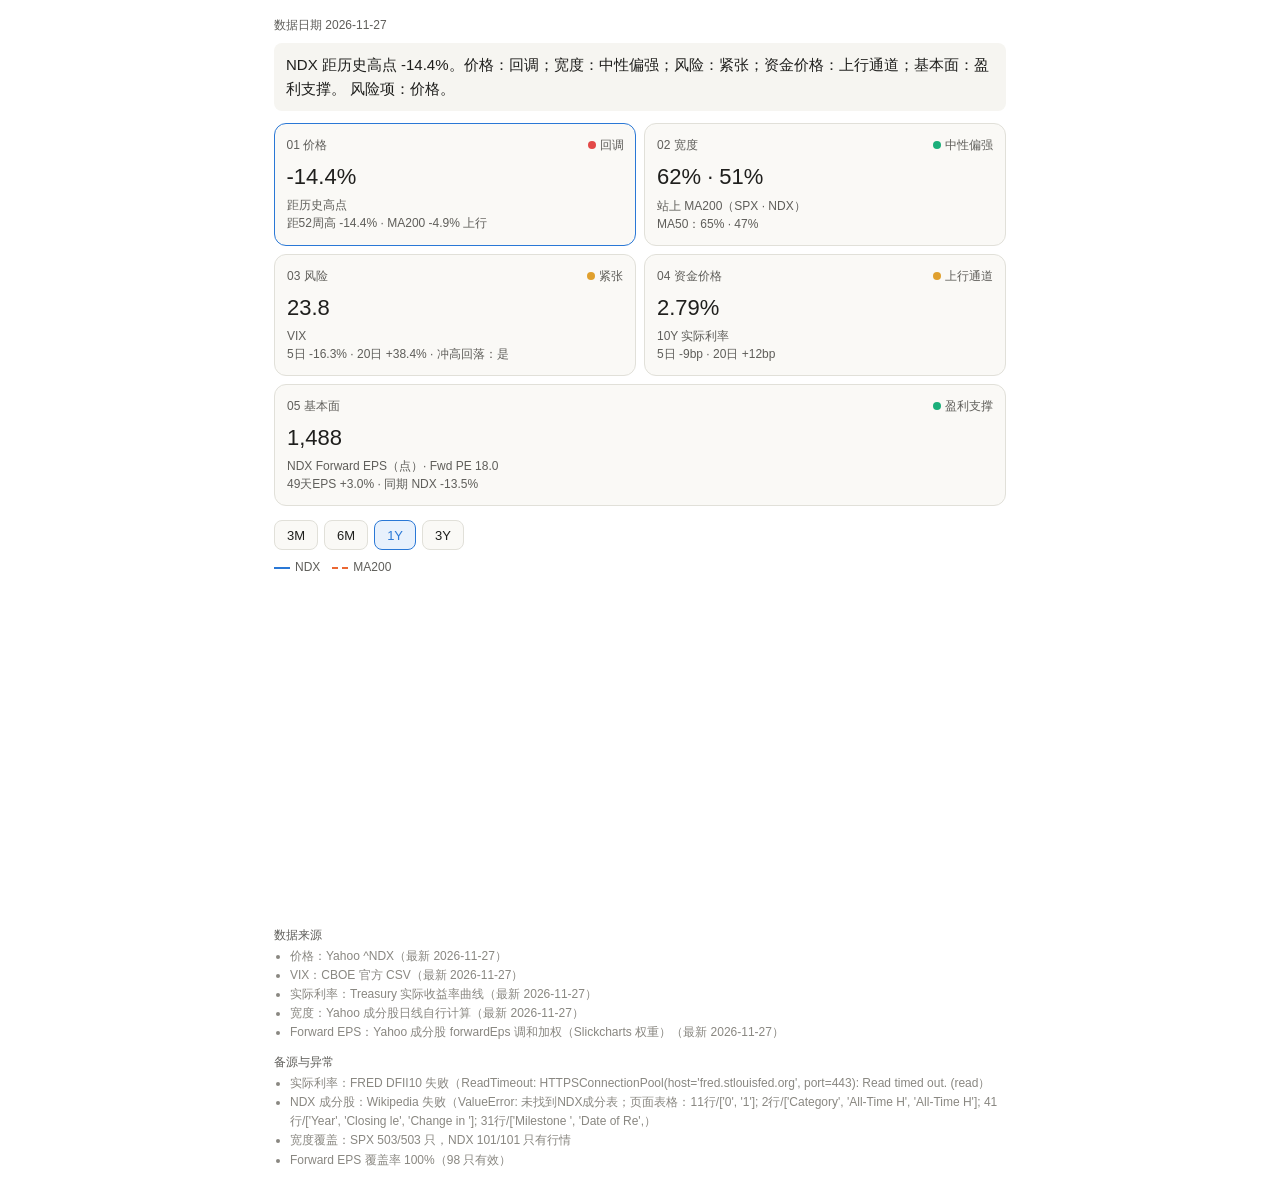
<file: reports/latest.html>
<!doctype html>
<html lang="zh-CN"><head><meta charset="utf-8">
<meta name="viewport" content="width=device-width,initial-scale=1">
<title>投资日报</title>
<style>
:root{--bg:#fff;--sf:#f6f5f1;--cd:#faf9f6;--bd:#e1e0d9;--tx:#1f1f1d;--tx2:#5f5e5a;--mut:#898781;--ac:#2a78d6;--acbg:#e8f1fc;--ok:#1baf7a;--warn:#e0a02e;--bad:#e34948}
@media(prefers-color-scheme:dark){:root{--bg:#161615;--sf:#1f1f1d;--cd:#1f1f1d;--bd:#33332f;--tx:#ecebe6;--tx2:#a8a69f;--mut:#898781;--ac:#3987e5;--acbg:#1b2a3d}}
*{box-sizing:border-box}
body{margin:0;background:var(--bg);color:var(--tx);font:15px/1.6 -apple-system,BlinkMacSystemFont,"PingFang SC","Hiragino Sans GB","Microsoft YaHei",sans-serif}
main{max-width:760px;margin:0 auto;padding:16px 14px 32px}
.row{display:flex;justify-content:space-between;font-size:12px;color:var(--tx2);margin-bottom:8px}
#ov{background:var(--sf);border-radius:8px;padding:10px 12px;margin-bottom:12px}
#cards{display:grid;grid-template-columns:repeat(2,minmax(0,1fr));gap:8px;margin-bottom:14px}
.card{background:var(--cd);border:.5px solid var(--bd);border-radius:12px;padding:12px;cursor:pointer;min-width:0}
.card.on{border:1.5px solid var(--ac);padding:11.5px}
.card:focus-visible,.chip:focus-visible{outline:2px solid var(--ac);outline-offset:2px}
.hd{display:flex;justify-content:space-between;align-items:center;font-size:12px;color:var(--tx2)}
.hd i{width:8px;height:8px;border-radius:50%;display:inline-block;margin-right:4px}
.big{font-size:22px;font-weight:500;margin:4px 0 2px}
.sub{font-size:12px;color:var(--tx2);line-height:1.5;min-height:18px}
#chips{display:flex;gap:6px;margin-bottom:8px}
.chip{height:30px;padding:0 12px;font-size:13px;border:.5px solid var(--bd);border-radius:8px;background:var(--cd);color:var(--tx);cursor:pointer}
.chip.on{background:var(--acbg);color:var(--ac);border-color:var(--ac)}
#lg{display:flex;flex-wrap:wrap;gap:4px 12px;font-size:12px;color:var(--tx2);margin-bottom:6px}
#lg span{display:flex;align-items:center;gap:5px}
#nt,#msg{font-size:12px;color:var(--mut);margin-bottom:6px}
#msg{font-size:14px;padding:40px 0;text-align:center}
.w{position:relative;width:100%}
#foot{margin-top:16px;font-size:12px;color:var(--mut);line-height:1.6}
#foot h3{font-size:12px;font-weight:500;color:var(--tx2);margin:10px 0 2px}
#foot ul{margin:0;padding-left:16px}
</style></head><body><main>
<div class="row"><span id="dt"></span><span id="mode"></span></div>
<div id="ov"></div>
<div id="cards"></div>
<div id="chips"></div>
<div id="lg"></div><div id="nt"></div>
<div class="w" id="w1" style="height:230px"><canvas id="c1" role="img" aria-label="图表"></canvas></div>
<div id="msg" style="display:none"></div>
<div class="w" id="w2" style="height:0;margin-top:6px"><canvas id="c2" role="img" aria-label="回撤图"></canvas></div>
<div id="foot"></div>
</main>
<script>/*!
 * Chart.js v4.4.1
 * https://www.chartjs.org
 * (c) 2023 Chart.js Contributors
 * Released under the MIT License
 */
!function(t,e){"object"==typeof exports&&"undefined"!=typeof module?module.exports=e():"function"==typeof define&&define.amd?define(e):(t="undefined"!=typeof globalThis?globalThis:t||self).Chart=e()}(this,(function(){"use strict";var t=Object.freeze({__proto__:null,get Colors(){return Go},get Decimation(){return Qo},get Filler(){return ma},get Legend(){return ya},get SubTitle(){return ka},get Title(){return Ma},get Tooltip(){return Ba}});function e(){}const i=(()=>{let t=0;return()=>t++})();function s(t){return null==t}function n(t){if(Array.isArray&&Array.isArray(t))return!0;const e=Object.prototype.toString.call(t);return"[object"===e.slice(0,7)&&"Array]"===e.slice(-6)}function o(t){return null!==t&&"[object Object]"===Object.prototype.toString.call(t)}function a(t){return("number"==typeof t||t instanceof Number)&&isFinite(+t)}function r(t,e){return a(t)?t:e}function l(t,e){return void 0===t?e:t}const h=(t,e)=>"string"==typeof t&&t.endsWith("%")?parseFloat(t)/100:+t/e,c=(t,e)=>"string"==typeof t&&t.endsWith("%")?parseFloat(t)/100*e:+t;function d(t,e,i){if(t&&"function"==typeof t.call)return t.apply(i,e)}function u(t,e,i,s){let a,r,l;if(n(t))if(r=t.length,s)for(a=r-1;a>=0;a--)e.call(i,t[a],a);else for(a=0;a<r;a++)e.call(i,t[a],a);else if(o(t))for(l=Object.keys(t),r=l.length,a=0;a<r;a++)e.call(i,t[l[a]],l[a])}function f(t,e){let i,s,n,o;if(!t||!e||t.length!==e.length)return!1;for(i=0,s=t.length;i<s;++i)if(n=t[i],o=e[i],n.datasetIndex!==o.datasetIndex||n.index!==o.index)return!1;return!0}function g(t){if(n(t))return t.map(g);if(o(t)){const e=Object.create(null),i=Object.keys(t),s=i.length;let n=0;for(;n<s;++n)e[i[n]]=g(t[i[n]]);return e}return t}function p(t){return-1===["__proto__","prototype","constructor"].indexOf(t)}function m(t,e,i,s){if(!p(t))return;const n=e[t],a=i[t];o(n)&&o(a)?b(n,a,s):e[t]=g(a)}function b(t,e,i){const s=n(e)?e:[e],a=s.length;if(!o(t))return t;const r=(i=i||{}).merger||m;let l;for(let e=0;e<a;++e){if(l=s[e],!o(l))continue;const n=Object.keys(l);for(let e=0,s=n.length;e<s;++e)r(n[e],t,l,i)}return t}function x(t,e){return b(t,e,{merger:_})}function _(t,e,i){if(!p(t))return;const s=e[t],n=i[t];o(s)&&o(n)?x(s,n):Object.prototype.hasOwnProperty.call(e,t)||(e[t]=g(n))}const y={"":t=>t,x:t=>t.x,y:t=>t.y};function v(t){const e=t.split("."),i=[];let s="";for(const t of e)s+=t,s.endsWith("\\")?s=s.slice(0,-1)+".":(i.push(s),s="");return i}function M(t,e){const i=y[e]||(y[e]=function(t){const e=v(t);return t=>{for(const i of e){if(""===i)break;t=t&&t[i]}return t}}(e));return i(t)}function w(t){return t.charAt(0).toUpperCase()+t.slice(1)}const k=t=>void 0!==t,S=t=>"function"==typeof t,P=(t,e)=>{if(t.size!==e.size)return!1;for(const i of t)if(!e.has(i))return!1;return!0};function D(t){return"mouseup"===t.type||"click"===t.type||"contextmenu"===t.type}const C=Math.PI,O=2*C,A=O+C,T=Number.POSITIVE_INFINITY,L=C/180,E=C/2,R=C/4,I=2*C/3,z=Math.log10,F=Math.sign;function V(t,e,i){return Math.abs(t-e)<i}function B(t){const e=Math.round(t);t=V(t,e,t/1e3)?e:t;const i=Math.pow(10,Math.floor(z(t))),s=t/i;return(s<=1?1:s<=2?2:s<=5?5:10)*i}function W(t){const e=[],i=Math.sqrt(t);let s;for(s=1;s<i;s++)t%s==0&&(e.push(s),e.push(t/s));return i===(0|i)&&e.push(i),e.sort(((t,e)=>t-e)).pop(),e}function N(t){return!isNaN(parseFloat(t))&&isFinite(t)}function H(t,e){const i=Math.round(t);return i-e<=t&&i+e>=t}function j(t,e,i){let s,n,o;for(s=0,n=t.length;s<n;s++)o=t[s][i],isNaN(o)||(e.min=Math.min(e.min,o),e.max=Math.max(e.max,o))}function $(t){return t*(C/180)}function Y(t){return t*(180/C)}function U(t){if(!a(t))return;let e=1,i=0;for(;Math.round(t*e)/e!==t;)e*=10,i++;return i}function X(t,e){const i=e.x-t.x,s=e.y-t.y,n=Math.sqrt(i*i+s*s);let o=Math.atan2(s,i);return o<-.5*C&&(o+=O),{angle:o,distance:n}}function q(t,e){return Math.sqrt(Math.pow(e.x-t.x,2)+Math.pow(e.y-t.y,2))}function K(t,e){return(t-e+A)%O-C}function G(t){return(t%O+O)%O}function Z(t,e,i,s){const n=G(t),o=G(e),a=G(i),r=G(o-n),l=G(a-n),h=G(n-o),c=G(n-a);return n===o||n===a||s&&o===a||r>l&&h<c}function J(t,e,i){return Math.max(e,Math.min(i,t))}function Q(t){return J(t,-32768,32767)}function tt(t,e,i,s=1e-6){return t>=Math.min(e,i)-s&&t<=Math.max(e,i)+s}function et(t,e,i){i=i||(i=>t[i]<e);let s,n=t.length-1,o=0;for(;n-o>1;)s=o+n>>1,i(s)?o=s:n=s;return{lo:o,hi:n}}const it=(t,e,i,s)=>et(t,i,s?s=>{const n=t[s][e];return n<i||n===i&&t[s+1][e]===i}:s=>t[s][e]<i),st=(t,e,i)=>et(t,i,(s=>t[s][e]>=i));function nt(t,e,i){let s=0,n=t.length;for(;s<n&&t[s]<e;)s++;for(;n>s&&t[n-1]>i;)n--;return s>0||n<t.length?t.slice(s,n):t}const ot=["push","pop","shift","splice","unshift"];function at(t,e){t._chartjs?t._chartjs.listeners.push(e):(Object.defineProperty(t,"_chartjs",{configurable:!0,enumerable:!1,value:{listeners:[e]}}),ot.forEach((e=>{const i="_onData"+w(e),s=t[e];Object.defineProperty(t,e,{configurable:!0,enumerable:!1,value(...e){const n=s.apply(this,e);return t._chartjs.listeners.forEach((t=>{"function"==typeof t[i]&&t[i](...e)})),n}})})))}function rt(t,e){const i=t._chartjs;if(!i)return;const s=i.listeners,n=s.indexOf(e);-1!==n&&s.splice(n,1),s.length>0||(ot.forEach((e=>{delete t[e]})),delete t._chartjs)}function lt(t){const e=new Set(t);return e.size===t.length?t:Array.from(e)}const ht="undefined"==typeof window?function(t){return t()}:window.requestAnimationFrame;function ct(t,e){let i=[],s=!1;return function(...n){i=n,s||(s=!0,ht.call(window,(()=>{s=!1,t.apply(e,i)})))}}function dt(t,e){let i;return function(...s){return e?(clearTimeout(i),i=setTimeout(t,e,s)):t.apply(this,s),e}}const ut=t=>"start"===t?"left":"end"===t?"right":"center",ft=(t,e,i)=>"start"===t?e:"end"===t?i:(e+i)/2,gt=(t,e,i,s)=>t===(s?"left":"right")?i:"center"===t?(e+i)/2:e;function pt(t,e,i){const s=e.length;let n=0,o=s;if(t._sorted){const{iScale:a,_parsed:r}=t,l=a.axis,{min:h,max:c,minDefined:d,maxDefined:u}=a.getUserBounds();d&&(n=J(Math.min(it(r,l,h).lo,i?s:it(e,l,a.getPixelForValue(h)).lo),0,s-1)),o=u?J(Math.max(it(r,a.axis,c,!0).hi+1,i?0:it(e,l,a.getPixelForValue(c),!0).hi+1),n,s)-n:s-n}return{start:n,count:o}}function mt(t){const{xScale:e,yScale:i,_scaleRanges:s}=t,n={xmin:e.min,xmax:e.max,ymin:i.min,ymax:i.max};if(!s)return t._scaleRanges=n,!0;const o=s.xmin!==e.min||s.xmax!==e.max||s.ymin!==i.min||s.ymax!==i.max;return Object.assign(s,n),o}class bt{constructor(){this._request=null,this._charts=new Map,this._running=!1,this._lastDate=void 0}_notify(t,e,i,s){const n=e.listeners[s],o=e.duration;n.forEach((s=>s({chart:t,initial:e.initial,numSteps:o,currentStep:Math.min(i-e.start,o)})))}_refresh(){this._request||(this._running=!0,this._request=ht.call(window,(()=>{this._update(),this._request=null,this._running&&this._refresh()})))}_update(t=Date.now()){let e=0;this._charts.forEach(((i,s)=>{if(!i.running||!i.items.length)return;const n=i.items;let o,a=n.length-1,r=!1;for(;a>=0;--a)o=n[a],o._active?(o._total>i.duration&&(i.duration=o._total),o.tick(t),r=!0):(n[a]=n[n.length-1],n.pop());r&&(s.draw(),this._notify(s,i,t,"progress")),n.length||(i.running=!1,this._notify(s,i,t,"complete"),i.initial=!1),e+=n.length})),this._lastDate=t,0===e&&(this._running=!1)}_getAnims(t){const e=this._charts;let i=e.get(t);return i||(i={running:!1,initial:!0,items:[],listeners:{complete:[],progress:[]}},e.set(t,i)),i}listen(t,e,i){this._getAnims(t).listeners[e].push(i)}add(t,e){e&&e.length&&this._getAnims(t).items.push(...e)}has(t){return this._getAnims(t).items.length>0}start(t){const e=this._charts.get(t);e&&(e.running=!0,e.start=Date.now(),e.duration=e.items.reduce(((t,e)=>Math.max(t,e._duration)),0),this._refresh())}running(t){if(!this._running)return!1;const e=this._charts.get(t);return!!(e&&e.running&&e.items.length)}stop(t){const e=this._charts.get(t);if(!e||!e.items.length)return;const i=e.items;let s=i.length-1;for(;s>=0;--s)i[s].cancel();e.items=[],this._notify(t,e,Date.now(),"complete")}remove(t){return this._charts.delete(t)}}var xt=new bt;
/*!
 * @kurkle/color v0.3.2
 * https://github.com/kurkle/color#readme
 * (c) 2023 Jukka Kurkela
 * Released under the MIT License
 */function _t(t){return t+.5|0}const yt=(t,e,i)=>Math.max(Math.min(t,i),e);function vt(t){return yt(_t(2.55*t),0,255)}function Mt(t){return yt(_t(255*t),0,255)}function wt(t){return yt(_t(t/2.55)/100,0,1)}function kt(t){return yt(_t(100*t),0,100)}const St={0:0,1:1,2:2,3:3,4:4,5:5,6:6,7:7,8:8,9:9,A:10,B:11,C:12,D:13,E:14,F:15,a:10,b:11,c:12,d:13,e:14,f:15},Pt=[..."0123456789ABCDEF"],Dt=t=>Pt[15&t],Ct=t=>Pt[(240&t)>>4]+Pt[15&t],Ot=t=>(240&t)>>4==(15&t);function At(t){var e=(t=>Ot(t.r)&&Ot(t.g)&&Ot(t.b)&&Ot(t.a))(t)?Dt:Ct;return t?"#"+e(t.r)+e(t.g)+e(t.b)+((t,e)=>t<255?e(t):"")(t.a,e):void 0}const Tt=/^(hsla?|hwb|hsv)\(\s*([-+.e\d]+)(?:deg)?[\s,]+([-+.e\d]+)%[\s,]+([-+.e\d]+)%(?:[\s,]+([-+.e\d]+)(%)?)?\s*\)$/;function Lt(t,e,i){const s=e*Math.min(i,1-i),n=(e,n=(e+t/30)%12)=>i-s*Math.max(Math.min(n-3,9-n,1),-1);return[n(0),n(8),n(4)]}function Et(t,e,i){const s=(s,n=(s+t/60)%6)=>i-i*e*Math.max(Math.min(n,4-n,1),0);return[s(5),s(3),s(1)]}function Rt(t,e,i){const s=Lt(t,1,.5);let n;for(e+i>1&&(n=1/(e+i),e*=n,i*=n),n=0;n<3;n++)s[n]*=1-e-i,s[n]+=e;return s}function It(t){const e=t.r/255,i=t.g/255,s=t.b/255,n=Math.max(e,i,s),o=Math.min(e,i,s),a=(n+o)/2;let r,l,h;return n!==o&&(h=n-o,l=a>.5?h/(2-n-o):h/(n+o),r=function(t,e,i,s,n){return t===n?(e-i)/s+(e<i?6:0):e===n?(i-t)/s+2:(t-e)/s+4}(e,i,s,h,n),r=60*r+.5),[0|r,l||0,a]}function zt(t,e,i,s){return(Array.isArray(e)?t(e[0],e[1],e[2]):t(e,i,s)).map(Mt)}function Ft(t,e,i){return zt(Lt,t,e,i)}function Vt(t){return(t%360+360)%360}function Bt(t){const e=Tt.exec(t);let i,s=255;if(!e)return;e[5]!==i&&(s=e[6]?vt(+e[5]):Mt(+e[5]));const n=Vt(+e[2]),o=+e[3]/100,a=+e[4]/100;return i="hwb"===e[1]?function(t,e,i){return zt(Rt,t,e,i)}(n,o,a):"hsv"===e[1]?function(t,e,i){return zt(Et,t,e,i)}(n,o,a):Ft(n,o,a),{r:i[0],g:i[1],b:i[2],a:s}}const Wt={x:"dark",Z:"light",Y:"re",X:"blu",W:"gr",V:"medium",U:"slate",A:"ee",T:"ol",S:"or",B:"ra",C:"lateg",D:"ights",R:"in",Q:"turquois",E:"hi",P:"ro",O:"al",N:"le",M:"de",L:"yello",F:"en",K:"ch",G:"arks",H:"ea",I:"ightg",J:"wh"},Nt={OiceXe:"f0f8ff",antiquewEte:"faebd7",aqua:"ffff",aquamarRe:"7fffd4",azuY:"f0ffff",beige:"f5f5dc",bisque:"ffe4c4",black:"0",blanKedOmond:"ffebcd",Xe:"ff",XeviTet:"8a2be2",bPwn:"a52a2a",burlywood:"deb887",caMtXe:"5f9ea0",KartYuse:"7fff00",KocTate:"d2691e",cSO:"ff7f50",cSnflowerXe:"6495ed",cSnsilk:"fff8dc",crimson:"dc143c",cyan:"ffff",xXe:"8b",xcyan:"8b8b",xgTMnPd:"b8860b",xWay:"a9a9a9",xgYF:"6400",xgYy:"a9a9a9",xkhaki:"bdb76b",xmagFta:"8b008b",xTivegYF:"556b2f",xSange:"ff8c00",xScEd:"9932cc",xYd:"8b0000",xsOmon:"e9967a",xsHgYF:"8fbc8f",xUXe:"483d8b",xUWay:"2f4f4f",xUgYy:"2f4f4f",xQe:"ced1",xviTet:"9400d3",dAppRk:"ff1493",dApskyXe:"bfff",dimWay:"696969",dimgYy:"696969",dodgerXe:"1e90ff",fiYbrick:"b22222",flSOwEte:"fffaf0",foYstWAn:"228b22",fuKsia:"ff00ff",gaRsbSo:"dcdcdc",ghostwEte:"f8f8ff",gTd:"ffd700",gTMnPd:"daa520",Way:"808080",gYF:"8000",gYFLw:"adff2f",gYy:"808080",honeyMw:"f0fff0",hotpRk:"ff69b4",RdianYd:"cd5c5c",Rdigo:"4b0082",ivSy:"fffff0",khaki:"f0e68c",lavFMr:"e6e6fa",lavFMrXsh:"fff0f5",lawngYF:"7cfc00",NmoncEffon:"fffacd",ZXe:"add8e6",ZcSO:"f08080",Zcyan:"e0ffff",ZgTMnPdLw:"fafad2",ZWay:"d3d3d3",ZgYF:"90ee90",ZgYy:"d3d3d3",ZpRk:"ffb6c1",ZsOmon:"ffa07a",ZsHgYF:"20b2aa",ZskyXe:"87cefa",ZUWay:"778899",ZUgYy:"778899",ZstAlXe:"b0c4de",ZLw:"ffffe0",lime:"ff00",limegYF:"32cd32",lRF:"faf0e6",magFta:"ff00ff",maPon:"800000",VaquamarRe:"66cdaa",VXe:"cd",VScEd:"ba55d3",VpurpN:"9370db",VsHgYF:"3cb371",VUXe:"7b68ee",VsprRggYF:"fa9a",VQe:"48d1cc",VviTetYd:"c71585",midnightXe:"191970",mRtcYam:"f5fffa",mistyPse:"ffe4e1",moccasR:"ffe4b5",navajowEte:"ffdead",navy:"80",Tdlace:"fdf5e6",Tive:"808000",TivedBb:"6b8e23",Sange:"ffa500",SangeYd:"ff4500",ScEd:"da70d6",pOegTMnPd:"eee8aa",pOegYF:"98fb98",pOeQe:"afeeee",pOeviTetYd:"db7093",papayawEp:"ffefd5",pHKpuff:"ffdab9",peru:"cd853f",pRk:"ffc0cb",plum:"dda0dd",powMrXe:"b0e0e6",purpN:"800080",YbeccapurpN:"663399",Yd:"ff0000",Psybrown:"bc8f8f",PyOXe:"4169e1",saddNbPwn:"8b4513",sOmon:"fa8072",sandybPwn:"f4a460",sHgYF:"2e8b57",sHshell:"fff5ee",siFna:"a0522d",silver:"c0c0c0",skyXe:"87ceeb",UXe:"6a5acd",UWay:"708090",UgYy:"708090",snow:"fffafa",sprRggYF:"ff7f",stAlXe:"4682b4",tan:"d2b48c",teO:"8080",tEstN:"d8bfd8",tomato:"ff6347",Qe:"40e0d0",viTet:"ee82ee",JHt:"f5deb3",wEte:"ffffff",wEtesmoke:"f5f5f5",Lw:"ffff00",LwgYF:"9acd32"};let Ht;function jt(t){Ht||(Ht=function(){const t={},e=Object.keys(Nt),i=Object.keys(Wt);let s,n,o,a,r;for(s=0;s<e.length;s++){for(a=r=e[s],n=0;n<i.length;n++)o=i[n],r=r.replace(o,Wt[o]);o=parseInt(Nt[a],16),t[r]=[o>>16&255,o>>8&255,255&o]}return t}(),Ht.transparent=[0,0,0,0]);const e=Ht[t.toLowerCase()];return e&&{r:e[0],g:e[1],b:e[2],a:4===e.length?e[3]:255}}const $t=/^rgba?\(\s*([-+.\d]+)(%)?[\s,]+([-+.e\d]+)(%)?[\s,]+([-+.e\d]+)(%)?(?:[\s,/]+([-+.e\d]+)(%)?)?\s*\)$/;const Yt=t=>t<=.0031308?12.92*t:1.055*Math.pow(t,1/2.4)-.055,Ut=t=>t<=.04045?t/12.92:Math.pow((t+.055)/1.055,2.4);function Xt(t,e,i){if(t){let s=It(t);s[e]=Math.max(0,Math.min(s[e]+s[e]*i,0===e?360:1)),s=Ft(s),t.r=s[0],t.g=s[1],t.b=s[2]}}function qt(t,e){return t?Object.assign(e||{},t):t}function Kt(t){var e={r:0,g:0,b:0,a:255};return Array.isArray(t)?t.length>=3&&(e={r:t[0],g:t[1],b:t[2],a:255},t.length>3&&(e.a=Mt(t[3]))):(e=qt(t,{r:0,g:0,b:0,a:1})).a=Mt(e.a),e}function Gt(t){return"r"===t.charAt(0)?function(t){const e=$t.exec(t);let i,s,n,o=255;if(e){if(e[7]!==i){const t=+e[7];o=e[8]?vt(t):yt(255*t,0,255)}return i=+e[1],s=+e[3],n=+e[5],i=255&(e[2]?vt(i):yt(i,0,255)),s=255&(e[4]?vt(s):yt(s,0,255)),n=255&(e[6]?vt(n):yt(n,0,255)),{r:i,g:s,b:n,a:o}}}(t):Bt(t)}class Zt{constructor(t){if(t instanceof Zt)return t;const e=typeof t;let i;var s,n,o;"object"===e?i=Kt(t):"string"===e&&(o=(s=t).length,"#"===s[0]&&(4===o||5===o?n={r:255&17*St[s[1]],g:255&17*St[s[2]],b:255&17*St[s[3]],a:5===o?17*St[s[4]]:255}:7!==o&&9!==o||(n={r:St[s[1]]<<4|St[s[2]],g:St[s[3]]<<4|St[s[4]],b:St[s[5]]<<4|St[s[6]],a:9===o?St[s[7]]<<4|St[s[8]]:255})),i=n||jt(t)||Gt(t)),this._rgb=i,this._valid=!!i}get valid(){return this._valid}get rgb(){var t=qt(this._rgb);return t&&(t.a=wt(t.a)),t}set rgb(t){this._rgb=Kt(t)}rgbString(){return this._valid?(t=this._rgb)&&(t.a<255?`rgba(${t.r}, ${t.g}, ${t.b}, ${wt(t.a)})`:`rgb(${t.r}, ${t.g}, ${t.b})`):void 0;var t}hexString(){return this._valid?At(this._rgb):void 0}hslString(){return this._valid?function(t){if(!t)return;const e=It(t),i=e[0],s=kt(e[1]),n=kt(e[2]);return t.a<255?`hsla(${i}, ${s}%, ${n}%, ${wt(t.a)})`:`hsl(${i}, ${s}%, ${n}%)`}(this._rgb):void 0}mix(t,e){if(t){const i=this.rgb,s=t.rgb;let n;const o=e===n?.5:e,a=2*o-1,r=i.a-s.a,l=((a*r==-1?a:(a+r)/(1+a*r))+1)/2;n=1-l,i.r=255&l*i.r+n*s.r+.5,i.g=255&l*i.g+n*s.g+.5,i.b=255&l*i.b+n*s.b+.5,i.a=o*i.a+(1-o)*s.a,this.rgb=i}return this}interpolate(t,e){return t&&(this._rgb=function(t,e,i){const s=Ut(wt(t.r)),n=Ut(wt(t.g)),o=Ut(wt(t.b));return{r:Mt(Yt(s+i*(Ut(wt(e.r))-s))),g:Mt(Yt(n+i*(Ut(wt(e.g))-n))),b:Mt(Yt(o+i*(Ut(wt(e.b))-o))),a:t.a+i*(e.a-t.a)}}(this._rgb,t._rgb,e)),this}clone(){return new Zt(this.rgb)}alpha(t){return this._rgb.a=Mt(t),this}clearer(t){return this._rgb.a*=1-t,this}greyscale(){const t=this._rgb,e=_t(.3*t.r+.59*t.g+.11*t.b);return t.r=t.g=t.b=e,this}opaquer(t){return this._rgb.a*=1+t,this}negate(){const t=this._rgb;return t.r=255-t.r,t.g=255-t.g,t.b=255-t.b,this}lighten(t){return Xt(this._rgb,2,t),this}darken(t){return Xt(this._rgb,2,-t),this}saturate(t){return Xt(this._rgb,1,t),this}desaturate(t){return Xt(this._rgb,1,-t),this}rotate(t){return function(t,e){var i=It(t);i[0]=Vt(i[0]+e),i=Ft(i),t.r=i[0],t.g=i[1],t.b=i[2]}(this._rgb,t),this}}function Jt(t){if(t&&"object"==typeof t){const e=t.toString();return"[object CanvasPattern]"===e||"[object CanvasGradient]"===e}return!1}function Qt(t){return Jt(t)?t:new Zt(t)}function te(t){return Jt(t)?t:new Zt(t).saturate(.5).darken(.1).hexString()}const ee=["x","y","borderWidth","radius","tension"],ie=["color","borderColor","backgroundColor"];const se=new Map;function ne(t,e,i){return function(t,e){e=e||{};const i=t+JSON.stringify(e);let s=se.get(i);return s||(s=new Intl.NumberFormat(t,e),se.set(i,s)),s}(e,i).format(t)}const oe={values:t=>n(t)?t:""+t,numeric(t,e,i){if(0===t)return"0";const s=this.chart.options.locale;let n,o=t;if(i.length>1){const e=Math.max(Math.abs(i[0].value),Math.abs(i[i.length-1].value));(e<1e-4||e>1e15)&&(n="scientific"),o=function(t,e){let i=e.length>3?e[2].value-e[1].value:e[1].value-e[0].value;Math.abs(i)>=1&&t!==Math.floor(t)&&(i=t-Math.floor(t));return i}(t,i)}const a=z(Math.abs(o)),r=isNaN(a)?1:Math.max(Math.min(-1*Math.floor(a),20),0),l={notation:n,minimumFractionDigits:r,maximumFractionDigits:r};return Object.assign(l,this.options.ticks.format),ne(t,s,l)},logarithmic(t,e,i){if(0===t)return"0";const s=i[e].significand||t/Math.pow(10,Math.floor(z(t)));return[1,2,3,5,10,15].includes(s)||e>.8*i.length?oe.numeric.call(this,t,e,i):""}};var ae={formatters:oe};const re=Object.create(null),le=Object.create(null);function he(t,e){if(!e)return t;const i=e.split(".");for(let e=0,s=i.length;e<s;++e){const s=i[e];t=t[s]||(t[s]=Object.create(null))}return t}function ce(t,e,i){return"string"==typeof e?b(he(t,e),i):b(he(t,""),e)}class de{constructor(t,e){this.animation=void 0,this.backgroundColor="rgba(0,0,0,0.1)",this.borderColor="rgba(0,0,0,0.1)",this.color="#666",this.datasets={},this.devicePixelRatio=t=>t.chart.platform.getDevicePixelRatio(),this.elements={},this.events=["mousemove","mouseout","click","touchstart","touchmove"],this.font={family:"'Helvetica Neue', 'Helvetica', 'Arial', sans-serif",size:12,style:"normal",lineHeight:1.2,weight:null},this.hover={},this.hoverBackgroundColor=(t,e)=>te(e.backgroundColor),this.hoverBorderColor=(t,e)=>te(e.borderColor),this.hoverColor=(t,e)=>te(e.color),this.indexAxis="x",this.interaction={mode:"nearest",intersect:!0,includeInvisible:!1},this.maintainAspectRatio=!0,this.onHover=null,this.onClick=null,this.parsing=!0,this.plugins={},this.responsive=!0,this.scale=void 0,this.scales={},this.showLine=!0,this.drawActiveElementsOnTop=!0,this.describe(t),this.apply(e)}set(t,e){return ce(this,t,e)}get(t){return he(this,t)}describe(t,e){return ce(le,t,e)}override(t,e){return ce(re,t,e)}route(t,e,i,s){const n=he(this,t),a=he(this,i),r="_"+e;Object.defineProperties(n,{[r]:{value:n[e],writable:!0},[e]:{enumerable:!0,get(){const t=this[r],e=a[s];return o(t)?Object.assign({},e,t):l(t,e)},set(t){this[r]=t}}})}apply(t){t.forEach((t=>t(this)))}}var ue=new de({_scriptable:t=>!t.startsWith("on"),_indexable:t=>"events"!==t,hover:{_fallback:"interaction"},interaction:{_scriptable:!1,_indexable:!1}},[function(t){t.set("animation",{delay:void 0,duration:1e3,easing:"easeOutQuart",fn:void 0,from:void 0,loop:void 0,to:void 0,type:void 0}),t.describe("animation",{_fallback:!1,_indexable:!1,_scriptable:t=>"onProgress"!==t&&"onComplete"!==t&&"fn"!==t}),t.set("animations",{colors:{type:"color",properties:ie},numbers:{type:"number",properties:ee}}),t.describe("animations",{_fallback:"animation"}),t.set("transitions",{active:{animation:{duration:400}},resize:{animation:{duration:0}},show:{animations:{colors:{from:"transparent"},visible:{type:"boolean",duration:0}}},hide:{animations:{colors:{to:"transparent"},visible:{type:"boolean",easing:"linear",fn:t=>0|t}}}})},function(t){t.set("layout",{autoPadding:!0,padding:{top:0,right:0,bottom:0,left:0}})},function(t){t.set("scale",{display:!0,offset:!1,reverse:!1,beginAtZero:!1,bounds:"ticks",clip:!0,grace:0,grid:{display:!0,lineWidth:1,drawOnChartArea:!0,drawTicks:!0,tickLength:8,tickWidth:(t,e)=>e.lineWidth,tickColor:(t,e)=>e.color,offset:!1},border:{display:!0,dash:[],dashOffset:0,width:1},title:{display:!1,text:"",padding:{top:4,bottom:4}},ticks:{minRotation:0,maxRotation:50,mirror:!1,textStrokeWidth:0,textStrokeColor:"",padding:3,display:!0,autoSkip:!0,autoSkipPadding:3,labelOffset:0,callback:ae.formatters.values,minor:{},major:{},align:"center",crossAlign:"near",showLabelBackdrop:!1,backdropColor:"rgba(255, 255, 255, 0.75)",backdropPadding:2}}),t.route("scale.ticks","color","","color"),t.route("scale.grid","color","","borderColor"),t.route("scale.border","color","","borderColor"),t.route("scale.title","color","","color"),t.describe("scale",{_fallback:!1,_scriptable:t=>!t.startsWith("before")&&!t.startsWith("after")&&"callback"!==t&&"parser"!==t,_indexable:t=>"borderDash"!==t&&"tickBorderDash"!==t&&"dash"!==t}),t.describe("scales",{_fallback:"scale"}),t.describe("scale.ticks",{_scriptable:t=>"backdropPadding"!==t&&"callback"!==t,_indexable:t=>"backdropPadding"!==t})}]);function fe(){return"undefined"!=typeof window&&"undefined"!=typeof document}function ge(t){let e=t.parentNode;return e&&"[object ShadowRoot]"===e.toString()&&(e=e.host),e}function pe(t,e,i){let s;return"string"==typeof t?(s=parseInt(t,10),-1!==t.indexOf("%")&&(s=s/100*e.parentNode[i])):s=t,s}const me=t=>t.ownerDocument.defaultView.getComputedStyle(t,null);function be(t,e){return me(t).getPropertyValue(e)}const xe=["top","right","bottom","left"];function _e(t,e,i){const s={};i=i?"-"+i:"";for(let n=0;n<4;n++){const o=xe[n];s[o]=parseFloat(t[e+"-"+o+i])||0}return s.width=s.left+s.right,s.height=s.top+s.bottom,s}const ye=(t,e,i)=>(t>0||e>0)&&(!i||!i.shadowRoot);function ve(t,e){if("native"in t)return t;const{canvas:i,currentDevicePixelRatio:s}=e,n=me(i),o="border-box"===n.boxSizing,a=_e(n,"padding"),r=_e(n,"border","width"),{x:l,y:h,box:c}=function(t,e){const i=t.touches,s=i&&i.length?i[0]:t,{offsetX:n,offsetY:o}=s;let a,r,l=!1;if(ye(n,o,t.target))a=n,r=o;else{const t=e.getBoundingClientRect();a=s.clientX-t.left,r=s.clientY-t.top,l=!0}return{x:a,y:r,box:l}}(t,i),d=a.left+(c&&r.left),u=a.top+(c&&r.top);let{width:f,height:g}=e;return o&&(f-=a.width+r.width,g-=a.height+r.height),{x:Math.round((l-d)/f*i.width/s),y:Math.round((h-u)/g*i.height/s)}}const Me=t=>Math.round(10*t)/10;function we(t,e,i,s){const n=me(t),o=_e(n,"margin"),a=pe(n.maxWidth,t,"clientWidth")||T,r=pe(n.maxHeight,t,"clientHeight")||T,l=function(t,e,i){let s,n;if(void 0===e||void 0===i){const o=ge(t);if(o){const t=o.getBoundingClientRect(),a=me(o),r=_e(a,"border","width"),l=_e(a,"padding");e=t.width-l.width-r.width,i=t.height-l.height-r.height,s=pe(a.maxWidth,o,"clientWidth"),n=pe(a.maxHeight,o,"clientHeight")}else e=t.clientWidth,i=t.clientHeight}return{width:e,height:i,maxWidth:s||T,maxHeight:n||T}}(t,e,i);let{width:h,height:c}=l;if("content-box"===n.boxSizing){const t=_e(n,"border","width"),e=_e(n,"padding");h-=e.width+t.width,c-=e.height+t.height}h=Math.max(0,h-o.width),c=Math.max(0,s?h/s:c-o.height),h=Me(Math.min(h,a,l.maxWidth)),c=Me(Math.min(c,r,l.maxHeight)),h&&!c&&(c=Me(h/2));return(void 0!==e||void 0!==i)&&s&&l.height&&c>l.height&&(c=l.height,h=Me(Math.floor(c*s))),{width:h,height:c}}function ke(t,e,i){const s=e||1,n=Math.floor(t.height*s),o=Math.floor(t.width*s);t.height=Math.floor(t.height),t.width=Math.floor(t.width);const a=t.canvas;return a.style&&(i||!a.style.height&&!a.style.width)&&(a.style.height=`${t.height}px`,a.style.width=`${t.width}px`),(t.currentDevicePixelRatio!==s||a.height!==n||a.width!==o)&&(t.currentDevicePixelRatio=s,a.height=n,a.width=o,t.ctx.setTransform(s,0,0,s,0,0),!0)}const Se=function(){let t=!1;try{const e={get passive(){return t=!0,!1}};fe()&&(window.addEventListener("test",null,e),window.removeEventListener("test",null,e))}catch(t){}return t}();function Pe(t,e){const i=be(t,e),s=i&&i.match(/^(\d+)(\.\d+)?px$/);return s?+s[1]:void 0}function De(t){return!t||s(t.size)||s(t.family)?null:(t.style?t.style+" ":"")+(t.weight?t.weight+" ":"")+t.size+"px "+t.family}function Ce(t,e,i,s,n){let o=e[n];return o||(o=e[n]=t.measureText(n).width,i.push(n)),o>s&&(s=o),s}function Oe(t,e,i,s){let o=(s=s||{}).data=s.data||{},a=s.garbageCollect=s.garbageCollect||[];s.font!==e&&(o=s.data={},a=s.garbageCollect=[],s.font=e),t.save(),t.font=e;let r=0;const l=i.length;let h,c,d,u,f;for(h=0;h<l;h++)if(u=i[h],null==u||n(u)){if(n(u))for(c=0,d=u.length;c<d;c++)f=u[c],null==f||n(f)||(r=Ce(t,o,a,r,f))}else r=Ce(t,o,a,r,u);t.restore();const g=a.length/2;if(g>i.length){for(h=0;h<g;h++)delete o[a[h]];a.splice(0,g)}return r}function Ae(t,e,i){const s=t.currentDevicePixelRatio,n=0!==i?Math.max(i/2,.5):0;return Math.round((e-n)*s)/s+n}function Te(t,e){(e=e||t.getContext("2d")).save(),e.resetTransform(),e.clearRect(0,0,t.width,t.height),e.restore()}function Le(t,e,i,s){Ee(t,e,i,s,null)}function Ee(t,e,i,s,n){let o,a,r,l,h,c,d,u;const f=e.pointStyle,g=e.rotation,p=e.radius;let m=(g||0)*L;if(f&&"object"==typeof f&&(o=f.toString(),"[object HTMLImageElement]"===o||"[object HTMLCanvasElement]"===o))return t.save(),t.translate(i,s),t.rotate(m),t.drawImage(f,-f.width/2,-f.height/2,f.width,f.height),void t.restore();if(!(isNaN(p)||p<=0)){switch(t.beginPath(),f){default:n?t.ellipse(i,s,n/2,p,0,0,O):t.arc(i,s,p,0,O),t.closePath();break;case"triangle":c=n?n/2:p,t.moveTo(i+Math.sin(m)*c,s-Math.cos(m)*p),m+=I,t.lineTo(i+Math.sin(m)*c,s-Math.cos(m)*p),m+=I,t.lineTo(i+Math.sin(m)*c,s-Math.cos(m)*p),t.closePath();break;case"rectRounded":h=.516*p,l=p-h,a=Math.cos(m+R)*l,d=Math.cos(m+R)*(n?n/2-h:l),r=Math.sin(m+R)*l,u=Math.sin(m+R)*(n?n/2-h:l),t.arc(i-d,s-r,h,m-C,m-E),t.arc(i+u,s-a,h,m-E,m),t.arc(i+d,s+r,h,m,m+E),t.arc(i-u,s+a,h,m+E,m+C),t.closePath();break;case"rect":if(!g){l=Math.SQRT1_2*p,c=n?n/2:l,t.rect(i-c,s-l,2*c,2*l);break}m+=R;case"rectRot":d=Math.cos(m)*(n?n/2:p),a=Math.cos(m)*p,r=Math.sin(m)*p,u=Math.sin(m)*(n?n/2:p),t.moveTo(i-d,s-r),t.lineTo(i+u,s-a),t.lineTo(i+d,s+r),t.lineTo(i-u,s+a),t.closePath();break;case"crossRot":m+=R;case"cross":d=Math.cos(m)*(n?n/2:p),a=Math.cos(m)*p,r=Math.sin(m)*p,u=Math.sin(m)*(n?n/2:p),t.moveTo(i-d,s-r),t.lineTo(i+d,s+r),t.moveTo(i+u,s-a),t.lineTo(i-u,s+a);break;case"star":d=Math.cos(m)*(n?n/2:p),a=Math.cos(m)*p,r=Math.sin(m)*p,u=Math.sin(m)*(n?n/2:p),t.moveTo(i-d,s-r),t.lineTo(i+d,s+r),t.moveTo(i+u,s-a),t.lineTo(i-u,s+a),m+=R,d=Math.cos(m)*(n?n/2:p),a=Math.cos(m)*p,r=Math.sin(m)*p,u=Math.sin(m)*(n?n/2:p),t.moveTo(i-d,s-r),t.lineTo(i+d,s+r),t.moveTo(i+u,s-a),t.lineTo(i-u,s+a);break;case"line":a=n?n/2:Math.cos(m)*p,r=Math.sin(m)*p,t.moveTo(i-a,s-r),t.lineTo(i+a,s+r);break;case"dash":t.moveTo(i,s),t.lineTo(i+Math.cos(m)*(n?n/2:p),s+Math.sin(m)*p);break;case!1:t.closePath()}t.fill(),e.borderWidth>0&&t.stroke()}}function Re(t,e,i){return i=i||.5,!e||t&&t.x>e.left-i&&t.x<e.right+i&&t.y>e.top-i&&t.y<e.bottom+i}function Ie(t,e){t.save(),t.beginPath(),t.rect(e.left,e.top,e.right-e.left,e.bottom-e.top),t.clip()}function ze(t){t.restore()}function Fe(t,e,i,s,n){if(!e)return t.lineTo(i.x,i.y);if("middle"===n){const s=(e.x+i.x)/2;t.lineTo(s,e.y),t.lineTo(s,i.y)}else"after"===n!=!!s?t.lineTo(e.x,i.y):t.lineTo(i.x,e.y);t.lineTo(i.x,i.y)}function Ve(t,e,i,s){if(!e)return t.lineTo(i.x,i.y);t.bezierCurveTo(s?e.cp1x:e.cp2x,s?e.cp1y:e.cp2y,s?i.cp2x:i.cp1x,s?i.cp2y:i.cp1y,i.x,i.y)}function Be(t,e,i,s,n){if(n.strikethrough||n.underline){const o=t.measureText(s),a=e-o.actualBoundingBoxLeft,r=e+o.actualBoundingBoxRight,l=i-o.actualBoundingBoxAscent,h=i+o.actualBoundingBoxDescent,c=n.strikethrough?(l+h)/2:h;t.strokeStyle=t.fillStyle,t.beginPath(),t.lineWidth=n.decorationWidth||2,t.moveTo(a,c),t.lineTo(r,c),t.stroke()}}function We(t,e){const i=t.fillStyle;t.fillStyle=e.color,t.fillRect(e.left,e.top,e.width,e.height),t.fillStyle=i}function Ne(t,e,i,o,a,r={}){const l=n(e)?e:[e],h=r.strokeWidth>0&&""!==r.strokeColor;let c,d;for(t.save(),t.font=a.string,function(t,e){e.translation&&t.translate(e.translation[0],e.translation[1]),s(e.rotation)||t.rotate(e.rotation),e.color&&(t.fillStyle=e.color),e.textAlign&&(t.textAlign=e.textAlign),e.textBaseline&&(t.textBaseline=e.textBaseline)}(t,r),c=0;c<l.length;++c)d=l[c],r.backdrop&&We(t,r.backdrop),h&&(r.strokeColor&&(t.strokeStyle=r.strokeColor),s(r.strokeWidth)||(t.lineWidth=r.strokeWidth),t.strokeText(d,i,o,r.maxWidth)),t.fillText(d,i,o,r.maxWidth),Be(t,i,o,d,r),o+=Number(a.lineHeight);t.restore()}function He(t,e){const{x:i,y:s,w:n,h:o,radius:a}=e;t.arc(i+a.topLeft,s+a.topLeft,a.topLeft,1.5*C,C,!0),t.lineTo(i,s+o-a.bottomLeft),t.arc(i+a.bottomLeft,s+o-a.bottomLeft,a.bottomLeft,C,E,!0),t.lineTo(i+n-a.bottomRight,s+o),t.arc(i+n-a.bottomRight,s+o-a.bottomRight,a.bottomRight,E,0,!0),t.lineTo(i+n,s+a.topRight),t.arc(i+n-a.topRight,s+a.topRight,a.topRight,0,-E,!0),t.lineTo(i+a.topLeft,s)}function je(t,e=[""],i,s,n=(()=>t[0])){const o=i||t;void 0===s&&(s=ti("_fallback",t));const a={[Symbol.toStringTag]:"Object",_cacheable:!0,_scopes:t,_rootScopes:o,_fallback:s,_getTarget:n,override:i=>je([i,...t],e,o,s)};return new Proxy(a,{deleteProperty:(e,i)=>(delete e[i],delete e._keys,delete t[0][i],!0),get:(i,s)=>qe(i,s,(()=>function(t,e,i,s){let n;for(const o of e)if(n=ti(Ue(o,t),i),void 0!==n)return Xe(t,n)?Je(i,s,t,n):n}(s,e,t,i))),getOwnPropertyDescriptor:(t,e)=>Reflect.getOwnPropertyDescriptor(t._scopes[0],e),getPrototypeOf:()=>Reflect.getPrototypeOf(t[0]),has:(t,e)=>ei(t).includes(e),ownKeys:t=>ei(t),set(t,e,i){const s=t._storage||(t._storage=n());return t[e]=s[e]=i,delete t._keys,!0}})}function $e(t,e,i,s){const a={_cacheable:!1,_proxy:t,_context:e,_subProxy:i,_stack:new Set,_descriptors:Ye(t,s),setContext:e=>$e(t,e,i,s),override:n=>$e(t.override(n),e,i,s)};return new Proxy(a,{deleteProperty:(e,i)=>(delete e[i],delete t[i],!0),get:(t,e,i)=>qe(t,e,(()=>function(t,e,i){const{_proxy:s,_context:a,_subProxy:r,_descriptors:l}=t;let h=s[e];S(h)&&l.isScriptable(e)&&(h=function(t,e,i,s){const{_proxy:n,_context:o,_subProxy:a,_stack:r}=i;if(r.has(t))throw new Error("Recursion detected: "+Array.from(r).join("->")+"->"+t);r.add(t);let l=e(o,a||s);r.delete(t),Xe(t,l)&&(l=Je(n._scopes,n,t,l));return l}(e,h,t,i));n(h)&&h.length&&(h=function(t,e,i,s){const{_proxy:n,_context:a,_subProxy:r,_descriptors:l}=i;if(void 0!==a.index&&s(t))return e[a.index%e.length];if(o(e[0])){const i=e,s=n._scopes.filter((t=>t!==i));e=[];for(const o of i){const i=Je(s,n,t,o);e.push($e(i,a,r&&r[t],l))}}return e}(e,h,t,l.isIndexable));Xe(e,h)&&(h=$e(h,a,r&&r[e],l));return h}(t,e,i))),getOwnPropertyDescriptor:(e,i)=>e._descriptors.allKeys?Reflect.has(t,i)?{enumerable:!0,configurable:!0}:void 0:Reflect.getOwnPropertyDescriptor(t,i),getPrototypeOf:()=>Reflect.getPrototypeOf(t),has:(e,i)=>Reflect.has(t,i),ownKeys:()=>Reflect.ownKeys(t),set:(e,i,s)=>(t[i]=s,delete e[i],!0)})}function Ye(t,e={scriptable:!0,indexable:!0}){const{_scriptable:i=e.scriptable,_indexable:s=e.indexable,_allKeys:n=e.allKeys}=t;return{allKeys:n,scriptable:i,indexable:s,isScriptable:S(i)?i:()=>i,isIndexable:S(s)?s:()=>s}}const Ue=(t,e)=>t?t+w(e):e,Xe=(t,e)=>o(e)&&"adapters"!==t&&(null===Object.getPrototypeOf(e)||e.constructor===Object);function qe(t,e,i){if(Object.prototype.hasOwnProperty.call(t,e))return t[e];const s=i();return t[e]=s,s}function Ke(t,e,i){return S(t)?t(e,i):t}const Ge=(t,e)=>!0===t?e:"string"==typeof t?M(e,t):void 0;function Ze(t,e,i,s,n){for(const o of e){const e=Ge(i,o);if(e){t.add(e);const o=Ke(e._fallback,i,n);if(void 0!==o&&o!==i&&o!==s)return o}else if(!1===e&&void 0!==s&&i!==s)return null}return!1}function Je(t,e,i,s){const a=e._rootScopes,r=Ke(e._fallback,i,s),l=[...t,...a],h=new Set;h.add(s);let c=Qe(h,l,i,r||i,s);return null!==c&&((void 0===r||r===i||(c=Qe(h,l,r,c,s),null!==c))&&je(Array.from(h),[""],a,r,(()=>function(t,e,i){const s=t._getTarget();e in s||(s[e]={});const a=s[e];if(n(a)&&o(i))return i;return a||{}}(e,i,s))))}function Qe(t,e,i,s,n){for(;i;)i=Ze(t,e,i,s,n);return i}function ti(t,e){for(const i of e){if(!i)continue;const e=i[t];if(void 0!==e)return e}}function ei(t){let e=t._keys;return e||(e=t._keys=function(t){const e=new Set;for(const i of t)for(const t of Object.keys(i).filter((t=>!t.startsWith("_"))))e.add(t);return Array.from(e)}(t._scopes)),e}function ii(t,e,i,s){const{iScale:n}=t,{key:o="r"}=this._parsing,a=new Array(s);let r,l,h,c;for(r=0,l=s;r<l;++r)h=r+i,c=e[h],a[r]={r:n.parse(M(c,o),h)};return a}const si=Number.EPSILON||1e-14,ni=(t,e)=>e<t.length&&!t[e].skip&&t[e],oi=t=>"x"===t?"y":"x";function ai(t,e,i,s){const n=t.skip?e:t,o=e,a=i.skip?e:i,r=q(o,n),l=q(a,o);let h=r/(r+l),c=l/(r+l);h=isNaN(h)?0:h,c=isNaN(c)?0:c;const d=s*h,u=s*c;return{previous:{x:o.x-d*(a.x-n.x),y:o.y-d*(a.y-n.y)},next:{x:o.x+u*(a.x-n.x),y:o.y+u*(a.y-n.y)}}}function ri(t,e="x"){const i=oi(e),s=t.length,n=Array(s).fill(0),o=Array(s);let a,r,l,h=ni(t,0);for(a=0;a<s;++a)if(r=l,l=h,h=ni(t,a+1),l){if(h){const t=h[e]-l[e];n[a]=0!==t?(h[i]-l[i])/t:0}o[a]=r?h?F(n[a-1])!==F(n[a])?0:(n[a-1]+n[a])/2:n[a-1]:n[a]}!function(t,e,i){const s=t.length;let n,o,a,r,l,h=ni(t,0);for(let c=0;c<s-1;++c)l=h,h=ni(t,c+1),l&&h&&(V(e[c],0,si)?i[c]=i[c+1]=0:(n=i[c]/e[c],o=i[c+1]/e[c],r=Math.pow(n,2)+Math.pow(o,2),r<=9||(a=3/Math.sqrt(r),i[c]=n*a*e[c],i[c+1]=o*a*e[c])))}(t,n,o),function(t,e,i="x"){const s=oi(i),n=t.length;let o,a,r,l=ni(t,0);for(let h=0;h<n;++h){if(a=r,r=l,l=ni(t,h+1),!r)continue;const n=r[i],c=r[s];a&&(o=(n-a[i])/3,r[`cp1${i}`]=n-o,r[`cp1${s}`]=c-o*e[h]),l&&(o=(l[i]-n)/3,r[`cp2${i}`]=n+o,r[`cp2${s}`]=c+o*e[h])}}(t,o,e)}function li(t,e,i){return Math.max(Math.min(t,i),e)}function hi(t,e,i,s,n){let o,a,r,l;if(e.spanGaps&&(t=t.filter((t=>!t.skip))),"monotone"===e.cubicInterpolationMode)ri(t,n);else{let i=s?t[t.length-1]:t[0];for(o=0,a=t.length;o<a;++o)r=t[o],l=ai(i,r,t[Math.min(o+1,a-(s?0:1))%a],e.tension),r.cp1x=l.previous.x,r.cp1y=l.previous.y,r.cp2x=l.next.x,r.cp2y=l.next.y,i=r}e.capBezierPoints&&function(t,e){let i,s,n,o,a,r=Re(t[0],e);for(i=0,s=t.length;i<s;++i)a=o,o=r,r=i<s-1&&Re(t[i+1],e),o&&(n=t[i],a&&(n.cp1x=li(n.cp1x,e.left,e.right),n.cp1y=li(n.cp1y,e.top,e.bottom)),r&&(n.cp2x=li(n.cp2x,e.left,e.right),n.cp2y=li(n.cp2y,e.top,e.bottom)))}(t,i)}const ci=t=>0===t||1===t,di=(t,e,i)=>-Math.pow(2,10*(t-=1))*Math.sin((t-e)*O/i),ui=(t,e,i)=>Math.pow(2,-10*t)*Math.sin((t-e)*O/i)+1,fi={linear:t=>t,easeInQuad:t=>t*t,easeOutQuad:t=>-t*(t-2),easeInOutQuad:t=>(t/=.5)<1?.5*t*t:-.5*(--t*(t-2)-1),easeInCubic:t=>t*t*t,easeOutCubic:t=>(t-=1)*t*t+1,easeInOutCubic:t=>(t/=.5)<1?.5*t*t*t:.5*((t-=2)*t*t+2),easeInQuart:t=>t*t*t*t,easeOutQuart:t=>-((t-=1)*t*t*t-1),easeInOutQuart:t=>(t/=.5)<1?.5*t*t*t*t:-.5*((t-=2)*t*t*t-2),easeInQuint:t=>t*t*t*t*t,easeOutQuint:t=>(t-=1)*t*t*t*t+1,easeInOutQuint:t=>(t/=.5)<1?.5*t*t*t*t*t:.5*((t-=2)*t*t*t*t+2),easeInSine:t=>1-Math.cos(t*E),easeOutSine:t=>Math.sin(t*E),easeInOutSine:t=>-.5*(Math.cos(C*t)-1),easeInExpo:t=>0===t?0:Math.pow(2,10*(t-1)),easeOutExpo:t=>1===t?1:1-Math.pow(2,-10*t),easeInOutExpo:t=>ci(t)?t:t<.5?.5*Math.pow(2,10*(2*t-1)):.5*(2-Math.pow(2,-10*(2*t-1))),easeInCirc:t=>t>=1?t:-(Math.sqrt(1-t*t)-1),easeOutCirc:t=>Math.sqrt(1-(t-=1)*t),easeInOutCirc:t=>(t/=.5)<1?-.5*(Math.sqrt(1-t*t)-1):.5*(Math.sqrt(1-(t-=2)*t)+1),easeInElastic:t=>ci(t)?t:di(t,.075,.3),easeOutElastic:t=>ci(t)?t:ui(t,.075,.3),easeInOutElastic(t){const e=.1125;return ci(t)?t:t<.5?.5*di(2*t,e,.45):.5+.5*ui(2*t-1,e,.45)},easeInBack(t){const e=1.70158;return t*t*((e+1)*t-e)},easeOutBack(t){const e=1.70158;return(t-=1)*t*((e+1)*t+e)+1},easeInOutBack(t){let e=1.70158;return(t/=.5)<1?t*t*((1+(e*=1.525))*t-e)*.5:.5*((t-=2)*t*((1+(e*=1.525))*t+e)+2)},easeInBounce:t=>1-fi.easeOutBounce(1-t),easeOutBounce(t){const e=7.5625,i=2.75;return t<1/i?e*t*t:t<2/i?e*(t-=1.5/i)*t+.75:t<2.5/i?e*(t-=2.25/i)*t+.9375:e*(t-=2.625/i)*t+.984375},easeInOutBounce:t=>t<.5?.5*fi.easeInBounce(2*t):.5*fi.easeOutBounce(2*t-1)+.5};function gi(t,e,i,s){return{x:t.x+i*(e.x-t.x),y:t.y+i*(e.y-t.y)}}function pi(t,e,i,s){return{x:t.x+i*(e.x-t.x),y:"middle"===s?i<.5?t.y:e.y:"after"===s?i<1?t.y:e.y:i>0?e.y:t.y}}function mi(t,e,i,s){const n={x:t.cp2x,y:t.cp2y},o={x:e.cp1x,y:e.cp1y},a=gi(t,n,i),r=gi(n,o,i),l=gi(o,e,i),h=gi(a,r,i),c=gi(r,l,i);return gi(h,c,i)}const bi=/^(normal|(\d+(?:\.\d+)?)(px|em|%)?)$/,xi=/^(normal|italic|initial|inherit|unset|(oblique( -?[0-9]?[0-9]deg)?))$/;function _i(t,e){const i=(""+t).match(bi);if(!i||"normal"===i[1])return 1.2*e;switch(t=+i[2],i[3]){case"px":return t;case"%":t/=100}return e*t}const yi=t=>+t||0;function vi(t,e){const i={},s=o(e),n=s?Object.keys(e):e,a=o(t)?s?i=>l(t[i],t[e[i]]):e=>t[e]:()=>t;for(const t of n)i[t]=yi(a(t));return i}function Mi(t){return vi(t,{top:"y",right:"x",bottom:"y",left:"x"})}function wi(t){return vi(t,["topLeft","topRight","bottomLeft","bottomRight"])}function ki(t){const e=Mi(t);return e.width=e.left+e.right,e.height=e.top+e.bottom,e}function Si(t,e){t=t||{},e=e||ue.font;let i=l(t.size,e.size);"string"==typeof i&&(i=parseInt(i,10));let s=l(t.style,e.style);s&&!(""+s).match(xi)&&(console.warn('Invalid font style specified: "'+s+'"'),s=void 0);const n={family:l(t.family,e.family),lineHeight:_i(l(t.lineHeight,e.lineHeight),i),size:i,style:s,weight:l(t.weight,e.weight),string:""};return n.string=De(n),n}function Pi(t,e,i,s){let o,a,r,l=!0;for(o=0,a=t.length;o<a;++o)if(r=t[o],void 0!==r&&(void 0!==e&&"function"==typeof r&&(r=r(e),l=!1),void 0!==i&&n(r)&&(r=r[i%r.length],l=!1),void 0!==r))return s&&!l&&(s.cacheable=!1),r}function Di(t,e,i){const{min:s,max:n}=t,o=c(e,(n-s)/2),a=(t,e)=>i&&0===t?0:t+e;return{min:a(s,-Math.abs(o)),max:a(n,o)}}function Ci(t,e){return Object.assign(Object.create(t),e)}function Oi(t,e,i){return t?function(t,e){return{x:i=>t+t+e-i,setWidth(t){e=t},textAlign:t=>"center"===t?t:"right"===t?"left":"right",xPlus:(t,e)=>t-e,leftForLtr:(t,e)=>t-e}}(e,i):{x:t=>t,setWidth(t){},textAlign:t=>t,xPlus:(t,e)=>t+e,leftForLtr:(t,e)=>t}}function Ai(t,e){let i,s;"ltr"!==e&&"rtl"!==e||(i=t.canvas.style,s=[i.getPropertyValue("direction"),i.getPropertyPriority("direction")],i.setProperty("direction",e,"important"),t.prevTextDirection=s)}function Ti(t,e){void 0!==e&&(delete t.prevTextDirection,t.canvas.style.setProperty("direction",e[0],e[1]))}function Li(t){return"angle"===t?{between:Z,compare:K,normalize:G}:{between:tt,compare:(t,e)=>t-e,normalize:t=>t}}function Ei({start:t,end:e,count:i,loop:s,style:n}){return{start:t%i,end:e%i,loop:s&&(e-t+1)%i==0,style:n}}function Ri(t,e,i){if(!i)return[t];const{property:s,start:n,end:o}=i,a=e.length,{compare:r,between:l,normalize:h}=Li(s),{start:c,end:d,loop:u,style:f}=function(t,e,i){const{property:s,start:n,end:o}=i,{between:a,normalize:r}=Li(s),l=e.length;let h,c,{start:d,end:u,loop:f}=t;if(f){for(d+=l,u+=l,h=0,c=l;h<c&&a(r(e[d%l][s]),n,o);++h)d--,u--;d%=l,u%=l}return u<d&&(u+=l),{start:d,end:u,loop:f,style:t.style}}(t,e,i),g=[];let p,m,b,x=!1,_=null;const y=()=>x||l(n,b,p)&&0!==r(n,b),v=()=>!x||0===r(o,p)||l(o,b,p);for(let t=c,i=c;t<=d;++t)m=e[t%a],m.skip||(p=h(m[s]),p!==b&&(x=l(p,n,o),null===_&&y()&&(_=0===r(p,n)?t:i),null!==_&&v()&&(g.push(Ei({start:_,end:t,loop:u,count:a,style:f})),_=null),i=t,b=p));return null!==_&&g.push(Ei({start:_,end:d,loop:u,count:a,style:f})),g}function Ii(t,e){const i=[],s=t.segments;for(let n=0;n<s.length;n++){const o=Ri(s[n],t.points,e);o.length&&i.push(...o)}return i}function zi(t,e){const i=t.points,s=t.options.spanGaps,n=i.length;if(!n)return[];const o=!!t._loop,{start:a,end:r}=function(t,e,i,s){let n=0,o=e-1;if(i&&!s)for(;n<e&&!t[n].skip;)n++;for(;n<e&&t[n].skip;)n++;for(n%=e,i&&(o+=n);o>n&&t[o%e].skip;)o--;return o%=e,{start:n,end:o}}(i,n,o,s);if(!0===s)return Fi(t,[{start:a,end:r,loop:o}],i,e);return Fi(t,function(t,e,i,s){const n=t.length,o=[];let a,r=e,l=t[e];for(a=e+1;a<=i;++a){const i=t[a%n];i.skip||i.stop?l.skip||(s=!1,o.push({start:e%n,end:(a-1)%n,loop:s}),e=r=i.stop?a:null):(r=a,l.skip&&(e=a)),l=i}return null!==r&&o.push({start:e%n,end:r%n,loop:s}),o}(i,a,r<a?r+n:r,!!t._fullLoop&&0===a&&r===n-1),i,e)}function Fi(t,e,i,s){return s&&s.setContext&&i?function(t,e,i,s){const n=t._chart.getContext(),o=Vi(t.options),{_datasetIndex:a,options:{spanGaps:r}}=t,l=i.length,h=[];let c=o,d=e[0].start,u=d;function f(t,e,s,n){const o=r?-1:1;if(t!==e){for(t+=l;i[t%l].skip;)t-=o;for(;i[e%l].skip;)e+=o;t%l!=e%l&&(h.push({start:t%l,end:e%l,loop:s,style:n}),c=n,d=e%l)}}for(const t of e){d=r?d:t.start;let e,o=i[d%l];for(u=d+1;u<=t.end;u++){const r=i[u%l];e=Vi(s.setContext(Ci(n,{type:"segment",p0:o,p1:r,p0DataIndex:(u-1)%l,p1DataIndex:u%l,datasetIndex:a}))),Bi(e,c)&&f(d,u-1,t.loop,c),o=r,c=e}d<u-1&&f(d,u-1,t.loop,c)}return h}(t,e,i,s):e}function Vi(t){return{backgroundColor:t.backgroundColor,borderCapStyle:t.borderCapStyle,borderDash:t.borderDash,borderDashOffset:t.borderDashOffset,borderJoinStyle:t.borderJoinStyle,borderWidth:t.borderWidth,borderColor:t.borderColor}}function Bi(t,e){if(!e)return!1;const i=[],s=function(t,e){return Jt(e)?(i.includes(e)||i.push(e),i.indexOf(e)):e};return JSON.stringify(t,s)!==JSON.stringify(e,s)}var Wi=Object.freeze({__proto__:null,HALF_PI:E,INFINITY:T,PI:C,PITAU:A,QUARTER_PI:R,RAD_PER_DEG:L,TAU:O,TWO_THIRDS_PI:I,_addGrace:Di,_alignPixel:Ae,_alignStartEnd:ft,_angleBetween:Z,_angleDiff:K,_arrayUnique:lt,_attachContext:$e,_bezierCurveTo:Ve,_bezierInterpolation:mi,_boundSegment:Ri,_boundSegments:Ii,_capitalize:w,_computeSegments:zi,_createResolver:je,_decimalPlaces:U,_deprecated:function(t,e,i,s){void 0!==e&&console.warn(t+': "'+i+'" is deprecated. Please use "'+s+'" instead')},_descriptors:Ye,_elementsEqual:f,_factorize:W,_filterBetween:nt,_getParentNode:ge,_getStartAndCountOfVisiblePoints:pt,_int16Range:Q,_isBetween:tt,_isClickEvent:D,_isDomSupported:fe,_isPointInArea:Re,_limitValue:J,_longestText:Oe,_lookup:et,_lookupByKey:it,_measureText:Ce,_merger:m,_mergerIf:_,_normalizeAngle:G,_parseObjectDataRadialScale:ii,_pointInLine:gi,_readValueToProps:vi,_rlookupByKey:st,_scaleRangesChanged:mt,_setMinAndMaxByKey:j,_splitKey:v,_steppedInterpolation:pi,_steppedLineTo:Fe,_textX:gt,_toLeftRightCenter:ut,_updateBezierControlPoints:hi,addRoundedRectPath:He,almostEquals:V,almostWhole:H,callback:d,clearCanvas:Te,clipArea:Ie,clone:g,color:Qt,createContext:Ci,debounce:dt,defined:k,distanceBetweenPoints:q,drawPoint:Le,drawPointLegend:Ee,each:u,easingEffects:fi,finiteOrDefault:r,fontString:function(t,e,i){return e+" "+t+"px "+i},formatNumber:ne,getAngleFromPoint:X,getHoverColor:te,getMaximumSize:we,getRelativePosition:ve,getRtlAdapter:Oi,getStyle:be,isArray:n,isFinite:a,isFunction:S,isNullOrUndef:s,isNumber:N,isObject:o,isPatternOrGradient:Jt,listenArrayEvents:at,log10:z,merge:b,mergeIf:x,niceNum:B,noop:e,overrideTextDirection:Ai,readUsedSize:Pe,renderText:Ne,requestAnimFrame:ht,resolve:Pi,resolveObjectKey:M,restoreTextDirection:Ti,retinaScale:ke,setsEqual:P,sign:F,splineCurve:ai,splineCurveMonotone:ri,supportsEventListenerOptions:Se,throttled:ct,toDegrees:Y,toDimension:c,toFont:Si,toFontString:De,toLineHeight:_i,toPadding:ki,toPercentage:h,toRadians:$,toTRBL:Mi,toTRBLCorners:wi,uid:i,unclipArea:ze,unlistenArrayEvents:rt,valueOrDefault:l});function Ni(t,e,i,s){const{controller:n,data:o,_sorted:a}=t,r=n._cachedMeta.iScale;if(r&&e===r.axis&&"r"!==e&&a&&o.length){const t=r._reversePixels?st:it;if(!s)return t(o,e,i);if(n._sharedOptions){const s=o[0],n="function"==typeof s.getRange&&s.getRange(e);if(n){const s=t(o,e,i-n),a=t(o,e,i+n);return{lo:s.lo,hi:a.hi}}}}return{lo:0,hi:o.length-1}}function Hi(t,e,i,s,n){const o=t.getSortedVisibleDatasetMetas(),a=i[e];for(let t=0,i=o.length;t<i;++t){const{index:i,data:r}=o[t],{lo:l,hi:h}=Ni(o[t],e,a,n);for(let t=l;t<=h;++t){const e=r[t];e.skip||s(e,i,t)}}}function ji(t,e,i,s,n){const o=[];if(!n&&!t.isPointInArea(e))return o;return Hi(t,i,e,(function(i,a,r){(n||Re(i,t.chartArea,0))&&i.inRange(e.x,e.y,s)&&o.push({element:i,datasetIndex:a,index:r})}),!0),o}function $i(t,e,i,s,n,o){let a=[];const r=function(t){const e=-1!==t.indexOf("x"),i=-1!==t.indexOf("y");return function(t,s){const n=e?Math.abs(t.x-s.x):0,o=i?Math.abs(t.y-s.y):0;return Math.sqrt(Math.pow(n,2)+Math.pow(o,2))}}(i);let l=Number.POSITIVE_INFINITY;return Hi(t,i,e,(function(i,h,c){const d=i.inRange(e.x,e.y,n);if(s&&!d)return;const u=i.getCenterPoint(n);if(!(!!o||t.isPointInArea(u))&&!d)return;const f=r(e,u);f<l?(a=[{element:i,datasetIndex:h,index:c}],l=f):f===l&&a.push({element:i,datasetIndex:h,index:c})})),a}function Yi(t,e,i,s,n,o){return o||t.isPointInArea(e)?"r"!==i||s?$i(t,e,i,s,n,o):function(t,e,i,s){let n=[];return Hi(t,i,e,(function(t,i,o){const{startAngle:a,endAngle:r}=t.getProps(["startAngle","endAngle"],s),{angle:l}=X(t,{x:e.x,y:e.y});Z(l,a,r)&&n.push({element:t,datasetIndex:i,index:o})})),n}(t,e,i,n):[]}function Ui(t,e,i,s,n){const o=[],a="x"===i?"inXRange":"inYRange";let r=!1;return Hi(t,i,e,((t,s,l)=>{t[a](e[i],n)&&(o.push({element:t,datasetIndex:s,index:l}),r=r||t.inRange(e.x,e.y,n))})),s&&!r?[]:o}var Xi={evaluateInteractionItems:Hi,modes:{index(t,e,i,s){const n=ve(e,t),o=i.axis||"x",a=i.includeInvisible||!1,r=i.intersect?ji(t,n,o,s,a):Yi(t,n,o,!1,s,a),l=[];return r.length?(t.getSortedVisibleDatasetMetas().forEach((t=>{const e=r[0].index,i=t.data[e];i&&!i.skip&&l.push({element:i,datasetIndex:t.index,index:e})})),l):[]},dataset(t,e,i,s){const n=ve(e,t),o=i.axis||"xy",a=i.includeInvisible||!1;let r=i.intersect?ji(t,n,o,s,a):Yi(t,n,o,!1,s,a);if(r.length>0){const e=r[0].datasetIndex,i=t.getDatasetMeta(e).data;r=[];for(let t=0;t<i.length;++t)r.push({element:i[t],datasetIndex:e,index:t})}return r},point:(t,e,i,s)=>ji(t,ve(e,t),i.axis||"xy",s,i.includeInvisible||!1),nearest(t,e,i,s){const n=ve(e,t),o=i.axis||"xy",a=i.includeInvisible||!1;return Yi(t,n,o,i.intersect,s,a)},x:(t,e,i,s)=>Ui(t,ve(e,t),"x",i.intersect,s),y:(t,e,i,s)=>Ui(t,ve(e,t),"y",i.intersect,s)}};const qi=["left","top","right","bottom"];function Ki(t,e){return t.filter((t=>t.pos===e))}function Gi(t,e){return t.filter((t=>-1===qi.indexOf(t.pos)&&t.box.axis===e))}function Zi(t,e){return t.sort(((t,i)=>{const s=e?i:t,n=e?t:i;return s.weight===n.weight?s.index-n.index:s.weight-n.weight}))}function Ji(t,e){const i=function(t){const e={};for(const i of t){const{stack:t,pos:s,stackWeight:n}=i;if(!t||!qi.includes(s))continue;const o=e[t]||(e[t]={count:0,placed:0,weight:0,size:0});o.count++,o.weight+=n}return e}(t),{vBoxMaxWidth:s,hBoxMaxHeight:n}=e;let o,a,r;for(o=0,a=t.length;o<a;++o){r=t[o];const{fullSize:a}=r.box,l=i[r.stack],h=l&&r.stackWeight/l.weight;r.horizontal?(r.width=h?h*s:a&&e.availableWidth,r.height=n):(r.width=s,r.height=h?h*n:a&&e.availableHeight)}return i}function Qi(t,e,i,s){return Math.max(t[i],e[i])+Math.max(t[s],e[s])}function ts(t,e){t.top=Math.max(t.top,e.top),t.left=Math.max(t.left,e.left),t.bottom=Math.max(t.bottom,e.bottom),t.right=Math.max(t.right,e.right)}function es(t,e,i,s){const{pos:n,box:a}=i,r=t.maxPadding;if(!o(n)){i.size&&(t[n]-=i.size);const e=s[i.stack]||{size:0,count:1};e.size=Math.max(e.size,i.horizontal?a.height:a.width),i.size=e.size/e.count,t[n]+=i.size}a.getPadding&&ts(r,a.getPadding());const l=Math.max(0,e.outerWidth-Qi(r,t,"left","right")),h=Math.max(0,e.outerHeight-Qi(r,t,"top","bottom")),c=l!==t.w,d=h!==t.h;return t.w=l,t.h=h,i.horizontal?{same:c,other:d}:{same:d,other:c}}function is(t,e){const i=e.maxPadding;function s(t){const s={left:0,top:0,right:0,bottom:0};return t.forEach((t=>{s[t]=Math.max(e[t],i[t])})),s}return s(t?["left","right"]:["top","bottom"])}function ss(t,e,i,s){const n=[];let o,a,r,l,h,c;for(o=0,a=t.length,h=0;o<a;++o){r=t[o],l=r.box,l.update(r.width||e.w,r.height||e.h,is(r.horizontal,e));const{same:a,other:d}=es(e,i,r,s);h|=a&&n.length,c=c||d,l.fullSize||n.push(r)}return h&&ss(n,e,i,s)||c}function ns(t,e,i,s,n){t.top=i,t.left=e,t.right=e+s,t.bottom=i+n,t.width=s,t.height=n}function os(t,e,i,s){const n=i.padding;let{x:o,y:a}=e;for(const r of t){const t=r.box,l=s[r.stack]||{count:1,placed:0,weight:1},h=r.stackWeight/l.weight||1;if(r.horizontal){const s=e.w*h,o=l.size||t.height;k(l.start)&&(a=l.start),t.fullSize?ns(t,n.left,a,i.outerWidth-n.right-n.left,o):ns(t,e.left+l.placed,a,s,o),l.start=a,l.placed+=s,a=t.bottom}else{const s=e.h*h,a=l.size||t.width;k(l.start)&&(o=l.start),t.fullSize?ns(t,o,n.top,a,i.outerHeight-n.bottom-n.top):ns(t,o,e.top+l.placed,a,s),l.start=o,l.placed+=s,o=t.right}}e.x=o,e.y=a}var as={addBox(t,e){t.boxes||(t.boxes=[]),e.fullSize=e.fullSize||!1,e.position=e.position||"top",e.weight=e.weight||0,e._layers=e._layers||function(){return[{z:0,draw(t){e.draw(t)}}]},t.boxes.push(e)},removeBox(t,e){const i=t.boxes?t.boxes.indexOf(e):-1;-1!==i&&t.boxes.splice(i,1)},configure(t,e,i){e.fullSize=i.fullSize,e.position=i.position,e.weight=i.weight},update(t,e,i,s){if(!t)return;const n=ki(t.options.layout.padding),o=Math.max(e-n.width,0),a=Math.max(i-n.height,0),r=function(t){const e=function(t){const e=[];let i,s,n,o,a,r;for(i=0,s=(t||[]).length;i<s;++i)n=t[i],({position:o,options:{stack:a,stackWeight:r=1}}=n),e.push({index:i,box:n,pos:o,horizontal:n.isHorizontal(),weight:n.weight,stack:a&&o+a,stackWeight:r});return e}(t),i=Zi(e.filter((t=>t.box.fullSize)),!0),s=Zi(Ki(e,"left"),!0),n=Zi(Ki(e,"right")),o=Zi(Ki(e,"top"),!0),a=Zi(Ki(e,"bottom")),r=Gi(e,"x"),l=Gi(e,"y");return{fullSize:i,leftAndTop:s.concat(o),rightAndBottom:n.concat(l).concat(a).concat(r),chartArea:Ki(e,"chartArea"),vertical:s.concat(n).concat(l),horizontal:o.concat(a).concat(r)}}(t.boxes),l=r.vertical,h=r.horizontal;u(t.boxes,(t=>{"function"==typeof t.beforeLayout&&t.beforeLayout()}));const c=l.reduce(((t,e)=>e.box.options&&!1===e.box.options.display?t:t+1),0)||1,d=Object.freeze({outerWidth:e,outerHeight:i,padding:n,availableWidth:o,availableHeight:a,vBoxMaxWidth:o/2/c,hBoxMaxHeight:a/2}),f=Object.assign({},n);ts(f,ki(s));const g=Object.assign({maxPadding:f,w:o,h:a,x:n.left,y:n.top},n),p=Ji(l.concat(h),d);ss(r.fullSize,g,d,p),ss(l,g,d,p),ss(h,g,d,p)&&ss(l,g,d,p),function(t){const e=t.maxPadding;function i(i){const s=Math.max(e[i]-t[i],0);return t[i]+=s,s}t.y+=i("top"),t.x+=i("left"),i("right"),i("bottom")}(g),os(r.leftAndTop,g,d,p),g.x+=g.w,g.y+=g.h,os(r.rightAndBottom,g,d,p),t.chartArea={left:g.left,top:g.top,right:g.left+g.w,bottom:g.top+g.h,height:g.h,width:g.w},u(r.chartArea,(e=>{const i=e.box;Object.assign(i,t.chartArea),i.update(g.w,g.h,{left:0,top:0,right:0,bottom:0})}))}};class rs{acquireContext(t,e){}releaseContext(t){return!1}addEventListener(t,e,i){}removeEventListener(t,e,i){}getDevicePixelRatio(){return 1}getMaximumSize(t,e,i,s){return e=Math.max(0,e||t.width),i=i||t.height,{width:e,height:Math.max(0,s?Math.floor(e/s):i)}}isAttached(t){return!0}updateConfig(t){}}class ls extends rs{acquireContext(t){return t&&t.getContext&&t.getContext("2d")||null}updateConfig(t){t.options.animation=!1}}const hs="$chartjs",cs={touchstart:"mousedown",touchmove:"mousemove",touchend:"mouseup",pointerenter:"mouseenter",pointerdown:"mousedown",pointermove:"mousemove",pointerup:"mouseup",pointerleave:"mouseout",pointerout:"mouseout"},ds=t=>null===t||""===t;const us=!!Se&&{passive:!0};function fs(t,e,i){t.canvas.removeEventListener(e,i,us)}function gs(t,e){for(const i of t)if(i===e||i.contains(e))return!0}function ps(t,e,i){const s=t.canvas,n=new MutationObserver((t=>{let e=!1;for(const i of t)e=e||gs(i.addedNodes,s),e=e&&!gs(i.removedNodes,s);e&&i()}));return n.observe(document,{childList:!0,subtree:!0}),n}function ms(t,e,i){const s=t.canvas,n=new MutationObserver((t=>{let e=!1;for(const i of t)e=e||gs(i.removedNodes,s),e=e&&!gs(i.addedNodes,s);e&&i()}));return n.observe(document,{childList:!0,subtree:!0}),n}const bs=new Map;let xs=0;function _s(){const t=window.devicePixelRatio;t!==xs&&(xs=t,bs.forEach(((e,i)=>{i.currentDevicePixelRatio!==t&&e()})))}function ys(t,e,i){const s=t.canvas,n=s&&ge(s);if(!n)return;const o=ct(((t,e)=>{const s=n.clientWidth;i(t,e),s<n.clientWidth&&i()}),window),a=new ResizeObserver((t=>{const e=t[0],i=e.contentRect.width,s=e.contentRect.height;0===i&&0===s||o(i,s)}));return a.observe(n),function(t,e){bs.size||window.addEventListener("resize",_s),bs.set(t,e)}(t,o),a}function vs(t,e,i){i&&i.disconnect(),"resize"===e&&function(t){bs.delete(t),bs.size||window.removeEventListener("resize",_s)}(t)}function Ms(t,e,i){const s=t.canvas,n=ct((e=>{null!==t.ctx&&i(function(t,e){const i=cs[t.type]||t.type,{x:s,y:n}=ve(t,e);return{type:i,chart:e,native:t,x:void 0!==s?s:null,y:void 0!==n?n:null}}(e,t))}),t);return function(t,e,i){t.addEventListener(e,i,us)}(s,e,n),n}class ws extends rs{acquireContext(t,e){const i=t&&t.getContext&&t.getContext("2d");return i&&i.canvas===t?(function(t,e){const i=t.style,s=t.getAttribute("height"),n=t.getAttribute("width");if(t[hs]={initial:{height:s,width:n,style:{display:i.display,height:i.height,width:i.width}}},i.display=i.display||"block",i.boxSizing=i.boxSizing||"border-box",ds(n)){const e=Pe(t,"width");void 0!==e&&(t.width=e)}if(ds(s))if(""===t.style.height)t.height=t.width/(e||2);else{const e=Pe(t,"height");void 0!==e&&(t.height=e)}}(t,e),i):null}releaseContext(t){const e=t.canvas;if(!e[hs])return!1;const i=e[hs].initial;["height","width"].forEach((t=>{const n=i[t];s(n)?e.removeAttribute(t):e.setAttribute(t,n)}));const n=i.style||{};return Object.keys(n).forEach((t=>{e.style[t]=n[t]})),e.width=e.width,delete e[hs],!0}addEventListener(t,e,i){this.removeEventListener(t,e);const s=t.$proxies||(t.$proxies={}),n={attach:ps,detach:ms,resize:ys}[e]||Ms;s[e]=n(t,e,i)}removeEventListener(t,e){const i=t.$proxies||(t.$proxies={}),s=i[e];if(!s)return;({attach:vs,detach:vs,resize:vs}[e]||fs)(t,e,s),i[e]=void 0}getDevicePixelRatio(){return window.devicePixelRatio}getMaximumSize(t,e,i,s){return we(t,e,i,s)}isAttached(t){const e=ge(t);return!(!e||!e.isConnected)}}function ks(t){return!fe()||"undefined"!=typeof OffscreenCanvas&&t instanceof OffscreenCanvas?ls:ws}var Ss=Object.freeze({__proto__:null,BasePlatform:rs,BasicPlatform:ls,DomPlatform:ws,_detectPlatform:ks});const Ps="transparent",Ds={boolean:(t,e,i)=>i>.5?e:t,color(t,e,i){const s=Qt(t||Ps),n=s.valid&&Qt(e||Ps);return n&&n.valid?n.mix(s,i).hexString():e},number:(t,e,i)=>t+(e-t)*i};class Cs{constructor(t,e,i,s){const n=e[i];s=Pi([t.to,s,n,t.from]);const o=Pi([t.from,n,s]);this._active=!0,this._fn=t.fn||Ds[t.type||typeof o],this._easing=fi[t.easing]||fi.linear,this._start=Math.floor(Date.now()+(t.delay||0)),this._duration=this._total=Math.floor(t.duration),this._loop=!!t.loop,this._target=e,this._prop=i,this._from=o,this._to=s,this._promises=void 0}active(){return this._active}update(t,e,i){if(this._active){this._notify(!1);const s=this._target[this._prop],n=i-this._start,o=this._duration-n;this._start=i,this._duration=Math.floor(Math.max(o,t.duration)),this._total+=n,this._loop=!!t.loop,this._to=Pi([t.to,e,s,t.from]),this._from=Pi([t.from,s,e])}}cancel(){this._active&&(this.tick(Date.now()),this._active=!1,this._notify(!1))}tick(t){const e=t-this._start,i=this._duration,s=this._prop,n=this._from,o=this._loop,a=this._to;let r;if(this._active=n!==a&&(o||e<i),!this._active)return this._target[s]=a,void this._notify(!0);e<0?this._target[s]=n:(r=e/i%2,r=o&&r>1?2-r:r,r=this._easing(Math.min(1,Math.max(0,r))),this._target[s]=this._fn(n,a,r))}wait(){const t=this._promises||(this._promises=[]);return new Promise(((e,i)=>{t.push({res:e,rej:i})}))}_notify(t){const e=t?"res":"rej",i=this._promises||[];for(let t=0;t<i.length;t++)i[t][e]()}}class Os{constructor(t,e){this._chart=t,this._properties=new Map,this.configure(e)}configure(t){if(!o(t))return;const e=Object.keys(ue.animation),i=this._properties;Object.getOwnPropertyNames(t).forEach((s=>{const a=t[s];if(!o(a))return;const r={};for(const t of e)r[t]=a[t];(n(a.properties)&&a.properties||[s]).forEach((t=>{t!==s&&i.has(t)||i.set(t,r)}))}))}_animateOptions(t,e){const i=e.options,s=function(t,e){if(!e)return;let i=t.options;if(!i)return void(t.options=e);i.$shared&&(t.options=i=Object.assign({},i,{$shared:!1,$animations:{}}));return i}(t,i);if(!s)return[];const n=this._createAnimations(s,i);return i.$shared&&function(t,e){const i=[],s=Object.keys(e);for(let e=0;e<s.length;e++){const n=t[s[e]];n&&n.active()&&i.push(n.wait())}return Promise.all(i)}(t.options.$animations,i).then((()=>{t.options=i}),(()=>{})),n}_createAnimations(t,e){const i=this._properties,s=[],n=t.$animations||(t.$animations={}),o=Object.keys(e),a=Date.now();let r;for(r=o.length-1;r>=0;--r){const l=o[r];if("$"===l.charAt(0))continue;if("options"===l){s.push(...this._animateOptions(t,e));continue}const h=e[l];let c=n[l];const d=i.get(l);if(c){if(d&&c.active()){c.update(d,h,a);continue}c.cancel()}d&&d.duration?(n[l]=c=new Cs(d,t,l,h),s.push(c)):t[l]=h}return s}update(t,e){if(0===this._properties.size)return void Object.assign(t,e);const i=this._createAnimations(t,e);return i.length?(xt.add(this._chart,i),!0):void 0}}function As(t,e){const i=t&&t.options||{},s=i.reverse,n=void 0===i.min?e:0,o=void 0===i.max?e:0;return{start:s?o:n,end:s?n:o}}function Ts(t,e){const i=[],s=t._getSortedDatasetMetas(e);let n,o;for(n=0,o=s.length;n<o;++n)i.push(s[n].index);return i}function Ls(t,e,i,s={}){const n=t.keys,o="single"===s.mode;let r,l,h,c;if(null!==e){for(r=0,l=n.length;r<l;++r){if(h=+n[r],h===i){if(s.all)continue;break}c=t.values[h],a(c)&&(o||0===e||F(e)===F(c))&&(e+=c)}return e}}function Es(t,e){const i=t&&t.options.stacked;return i||void 0===i&&void 0!==e.stack}function Rs(t,e,i){const s=t[e]||(t[e]={});return s[i]||(s[i]={})}function Is(t,e,i,s){for(const n of e.getMatchingVisibleMetas(s).reverse()){const e=t[n.index];if(i&&e>0||!i&&e<0)return n.index}return null}function zs(t,e){const{chart:i,_cachedMeta:s}=t,n=i._stacks||(i._stacks={}),{iScale:o,vScale:a,index:r}=s,l=o.axis,h=a.axis,c=function(t,e,i){return`${t.id}.${e.id}.${i.stack||i.type}`}(o,a,s),d=e.length;let u;for(let t=0;t<d;++t){const i=e[t],{[l]:o,[h]:d}=i;u=(i._stacks||(i._stacks={}))[h]=Rs(n,c,o),u[r]=d,u._top=Is(u,a,!0,s.type),u._bottom=Is(u,a,!1,s.type);(u._visualValues||(u._visualValues={}))[r]=d}}function Fs(t,e){const i=t.scales;return Object.keys(i).filter((t=>i[t].axis===e)).shift()}function Vs(t,e){const i=t.controller.index,s=t.vScale&&t.vScale.axis;if(s){e=e||t._parsed;for(const t of e){const e=t._stacks;if(!e||void 0===e[s]||void 0===e[s][i])return;delete e[s][i],void 0!==e[s]._visualValues&&void 0!==e[s]._visualValues[i]&&delete e[s]._visualValues[i]}}}const Bs=t=>"reset"===t||"none"===t,Ws=(t,e)=>e?t:Object.assign({},t);class Ns{static defaults={};static datasetElementType=null;static dataElementType=null;constructor(t,e){this.chart=t,this._ctx=t.ctx,this.index=e,this._cachedDataOpts={},this._cachedMeta=this.getMeta(),this._type=this._cachedMeta.type,this.options=void 0,this._parsing=!1,this._data=void 0,this._objectData=void 0,this._sharedOptions=void 0,this._drawStart=void 0,this._drawCount=void 0,this.enableOptionSharing=!1,this.supportsDecimation=!1,this.$context=void 0,this._syncList=[],this.datasetElementType=new.target.datasetElementType,this.dataElementType=new.target.dataElementType,this.initialize()}initialize(){const t=this._cachedMeta;this.configure(),this.linkScales(),t._stacked=Es(t.vScale,t),this.addElements(),this.options.fill&&!this.chart.isPluginEnabled("filler")&&console.warn("Tried to use the 'fill' option without the 'Filler' plugin enabled. Please import and register the 'Filler' plugin and make sure it is not disabled in the options")}updateIndex(t){this.index!==t&&Vs(this._cachedMeta),this.index=t}linkScales(){const t=this.chart,e=this._cachedMeta,i=this.getDataset(),s=(t,e,i,s)=>"x"===t?e:"r"===t?s:i,n=e.xAxisID=l(i.xAxisID,Fs(t,"x")),o=e.yAxisID=l(i.yAxisID,Fs(t,"y")),a=e.rAxisID=l(i.rAxisID,Fs(t,"r")),r=e.indexAxis,h=e.iAxisID=s(r,n,o,a),c=e.vAxisID=s(r,o,n,a);e.xScale=this.getScaleForId(n),e.yScale=this.getScaleForId(o),e.rScale=this.getScaleForId(a),e.iScale=this.getScaleForId(h),e.vScale=this.getScaleForId(c)}getDataset(){return this.chart.data.datasets[this.index]}getMeta(){return this.chart.getDatasetMeta(this.index)}getScaleForId(t){return this.chart.scales[t]}_getOtherScale(t){const e=this._cachedMeta;return t===e.iScale?e.vScale:e.iScale}reset(){this._update("reset")}_destroy(){const t=this._cachedMeta;this._data&&rt(this._data,this),t._stacked&&Vs(t)}_dataCheck(){const t=this.getDataset(),e=t.data||(t.data=[]),i=this._data;if(o(e))this._data=function(t){const e=Object.keys(t),i=new Array(e.length);let s,n,o;for(s=0,n=e.length;s<n;++s)o=e[s],i[s]={x:o,y:t[o]};return i}(e);else if(i!==e){if(i){rt(i,this);const t=this._cachedMeta;Vs(t),t._parsed=[]}e&&Object.isExtensible(e)&&at(e,this),this._syncList=[],this._data=e}}addElements(){const t=this._cachedMeta;this._dataCheck(),this.datasetElementType&&(t.dataset=new this.datasetElementType)}buildOrUpdateElements(t){const e=this._cachedMeta,i=this.getDataset();let s=!1;this._dataCheck();const n=e._stacked;e._stacked=Es(e.vScale,e),e.stack!==i.stack&&(s=!0,Vs(e),e.stack=i.stack),this._resyncElements(t),(s||n!==e._stacked)&&zs(this,e._parsed)}configure(){const t=this.chart.config,e=t.datasetScopeKeys(this._type),i=t.getOptionScopes(this.getDataset(),e,!0);this.options=t.createResolver(i,this.getContext()),this._parsing=this.options.parsing,this._cachedDataOpts={}}parse(t,e){const{_cachedMeta:i,_data:s}=this,{iScale:a,_stacked:r}=i,l=a.axis;let h,c,d,u=0===t&&e===s.length||i._sorted,f=t>0&&i._parsed[t-1];if(!1===this._parsing)i._parsed=s,i._sorted=!0,d=s;else{d=n(s[t])?this.parseArrayData(i,s,t,e):o(s[t])?this.parseObjectData(i,s,t,e):this.parsePrimitiveData(i,s,t,e);const a=()=>null===c[l]||f&&c[l]<f[l];for(h=0;h<e;++h)i._parsed[h+t]=c=d[h],u&&(a()&&(u=!1),f=c);i._sorted=u}r&&zs(this,d)}parsePrimitiveData(t,e,i,s){const{iScale:n,vScale:o}=t,a=n.axis,r=o.axis,l=n.getLabels(),h=n===o,c=new Array(s);let d,u,f;for(d=0,u=s;d<u;++d)f=d+i,c[d]={[a]:h||n.parse(l[f],f),[r]:o.parse(e[f],f)};return c}parseArrayData(t,e,i,s){const{xScale:n,yScale:o}=t,a=new Array(s);let r,l,h,c;for(r=0,l=s;r<l;++r)h=r+i,c=e[h],a[r]={x:n.parse(c[0],h),y:o.parse(c[1],h)};return a}parseObjectData(t,e,i,s){const{xScale:n,yScale:o}=t,{xAxisKey:a="x",yAxisKey:r="y"}=this._parsing,l=new Array(s);let h,c,d,u;for(h=0,c=s;h<c;++h)d=h+i,u=e[d],l[h]={x:n.parse(M(u,a),d),y:o.parse(M(u,r),d)};return l}getParsed(t){return this._cachedMeta._parsed[t]}getDataElement(t){return this._cachedMeta.data[t]}applyStack(t,e,i){const s=this.chart,n=this._cachedMeta,o=e[t.axis];return Ls({keys:Ts(s,!0),values:e._stacks[t.axis]._visualValues},o,n.index,{mode:i})}updateRangeFromParsed(t,e,i,s){const n=i[e.axis];let o=null===n?NaN:n;const a=s&&i._stacks[e.axis];s&&a&&(s.values=a,o=Ls(s,n,this._cachedMeta.index)),t.min=Math.min(t.min,o),t.max=Math.max(t.max,o)}getMinMax(t,e){const i=this._cachedMeta,s=i._parsed,n=i._sorted&&t===i.iScale,o=s.length,r=this._getOtherScale(t),l=((t,e,i)=>t&&!e.hidden&&e._stacked&&{keys:Ts(i,!0),values:null})(e,i,this.chart),h={min:Number.POSITIVE_INFINITY,max:Number.NEGATIVE_INFINITY},{min:c,max:d}=function(t){const{min:e,max:i,minDefined:s,maxDefined:n}=t.getUserBounds();return{min:s?e:Number.NEGATIVE_INFINITY,max:n?i:Number.POSITIVE_INFINITY}}(r);let u,f;function g(){f=s[u];const e=f[r.axis];return!a(f[t.axis])||c>e||d<e}for(u=0;u<o&&(g()||(this.updateRangeFromParsed(h,t,f,l),!n));++u);if(n)for(u=o-1;u>=0;--u)if(!g()){this.updateRangeFromParsed(h,t,f,l);break}return h}getAllParsedValues(t){const e=this._cachedMeta._parsed,i=[];let s,n,o;for(s=0,n=e.length;s<n;++s)o=e[s][t.axis],a(o)&&i.push(o);return i}getMaxOverflow(){return!1}getLabelAndValue(t){const e=this._cachedMeta,i=e.iScale,s=e.vScale,n=this.getParsed(t);return{label:i?""+i.getLabelForValue(n[i.axis]):"",value:s?""+s.getLabelForValue(n[s.axis]):""}}_update(t){const e=this._cachedMeta;this.update(t||"default"),e._clip=function(t){let e,i,s,n;return o(t)?(e=t.top,i=t.right,s=t.bottom,n=t.left):e=i=s=n=t,{top:e,right:i,bottom:s,left:n,disabled:!1===t}}(l(this.options.clip,function(t,e,i){if(!1===i)return!1;const s=As(t,i),n=As(e,i);return{top:n.end,right:s.end,bottom:n.start,left:s.start}}(e.xScale,e.yScale,this.getMaxOverflow())))}update(t){}draw(){const t=this._ctx,e=this.chart,i=this._cachedMeta,s=i.data||[],n=e.chartArea,o=[],a=this._drawStart||0,r=this._drawCount||s.length-a,l=this.options.drawActiveElementsOnTop;let h;for(i.dataset&&i.dataset.draw(t,n,a,r),h=a;h<a+r;++h){const e=s[h];e.hidden||(e.active&&l?o.push(e):e.draw(t,n))}for(h=0;h<o.length;++h)o[h].draw(t,n)}getStyle(t,e){const i=e?"active":"default";return void 0===t&&this._cachedMeta.dataset?this.resolveDatasetElementOptions(i):this.resolveDataElementOptions(t||0,i)}getContext(t,e,i){const s=this.getDataset();let n;if(t>=0&&t<this._cachedMeta.data.length){const e=this._cachedMeta.data[t];n=e.$context||(e.$context=function(t,e,i){return Ci(t,{active:!1,dataIndex:e,parsed:void 0,raw:void 0,element:i,index:e,mode:"default",type:"data"})}(this.getContext(),t,e)),n.parsed=this.getParsed(t),n.raw=s.data[t],n.index=n.dataIndex=t}else n=this.$context||(this.$context=function(t,e){return Ci(t,{active:!1,dataset:void 0,datasetIndex:e,index:e,mode:"default",type:"dataset"})}(this.chart.getContext(),this.index)),n.dataset=s,n.index=n.datasetIndex=this.index;return n.active=!!e,n.mode=i,n}resolveDatasetElementOptions(t){return this._resolveElementOptions(this.datasetElementType.id,t)}resolveDataElementOptions(t,e){return this._resolveElementOptions(this.dataElementType.id,e,t)}_resolveElementOptions(t,e="default",i){const s="active"===e,n=this._cachedDataOpts,o=t+"-"+e,a=n[o],r=this.enableOptionSharing&&k(i);if(a)return Ws(a,r);const l=this.chart.config,h=l.datasetElementScopeKeys(this._type,t),c=s?[`${t}Hover`,"hover",t,""]:[t,""],d=l.getOptionScopes(this.getDataset(),h),u=Object.keys(ue.elements[t]),f=l.resolveNamedOptions(d,u,(()=>this.getContext(i,s,e)),c);return f.$shared&&(f.$shared=r,n[o]=Object.freeze(Ws(f,r))),f}_resolveAnimations(t,e,i){const s=this.chart,n=this._cachedDataOpts,o=`animation-${e}`,a=n[o];if(a)return a;let r;if(!1!==s.options.animation){const s=this.chart.config,n=s.datasetAnimationScopeKeys(this._type,e),o=s.getOptionScopes(this.getDataset(),n);r=s.createResolver(o,this.getContext(t,i,e))}const l=new Os(s,r&&r.animations);return r&&r._cacheable&&(n[o]=Object.freeze(l)),l}getSharedOptions(t){if(t.$shared)return this._sharedOptions||(this._sharedOptions=Object.assign({},t))}includeOptions(t,e){return!e||Bs(t)||this.chart._animationsDisabled}_getSharedOptions(t,e){const i=this.resolveDataElementOptions(t,e),s=this._sharedOptions,n=this.getSharedOptions(i),o=this.includeOptions(e,n)||n!==s;return this.updateSharedOptions(n,e,i),{sharedOptions:n,includeOptions:o}}updateElement(t,e,i,s){Bs(s)?Object.assign(t,i):this._resolveAnimations(e,s).update(t,i)}updateSharedOptions(t,e,i){t&&!Bs(e)&&this._resolveAnimations(void 0,e).update(t,i)}_setStyle(t,e,i,s){t.active=s;const n=this.getStyle(e,s);this._resolveAnimations(e,i,s).update(t,{options:!s&&this.getSharedOptions(n)||n})}removeHoverStyle(t,e,i){this._setStyle(t,i,"active",!1)}setHoverStyle(t,e,i){this._setStyle(t,i,"active",!0)}_removeDatasetHoverStyle(){const t=this._cachedMeta.dataset;t&&this._setStyle(t,void 0,"active",!1)}_setDatasetHoverStyle(){const t=this._cachedMeta.dataset;t&&this._setStyle(t,void 0,"active",!0)}_resyncElements(t){const e=this._data,i=this._cachedMeta.data;for(const[t,e,i]of this._syncList)this[t](e,i);this._syncList=[];const s=i.length,n=e.length,o=Math.min(n,s);o&&this.parse(0,o),n>s?this._insertElements(s,n-s,t):n<s&&this._removeElements(n,s-n)}_insertElements(t,e,i=!0){const s=this._cachedMeta,n=s.data,o=t+e;let a;const r=t=>{for(t.length+=e,a=t.length-1;a>=o;a--)t[a]=t[a-e]};for(r(n),a=t;a<o;++a)n[a]=new this.dataElementType;this._parsing&&r(s._parsed),this.parse(t,e),i&&this.updateElements(n,t,e,"reset")}updateElements(t,e,i,s){}_removeElements(t,e){const i=this._cachedMeta;if(this._parsing){const s=i._parsed.splice(t,e);i._stacked&&Vs(i,s)}i.data.splice(t,e)}_sync(t){if(this._parsing)this._syncList.push(t);else{const[e,i,s]=t;this[e](i,s)}this.chart._dataChanges.push([this.index,...t])}_onDataPush(){const t=arguments.length;this._sync(["_insertElements",this.getDataset().data.length-t,t])}_onDataPop(){this._sync(["_removeElements",this._cachedMeta.data.length-1,1])}_onDataShift(){this._sync(["_removeElements",0,1])}_onDataSplice(t,e){e&&this._sync(["_removeElements",t,e]);const i=arguments.length-2;i&&this._sync(["_insertElements",t,i])}_onDataUnshift(){this._sync(["_insertElements",0,arguments.length])}}class Hs{static defaults={};static defaultRoutes=void 0;x;y;active=!1;options;$animations;tooltipPosition(t){const{x:e,y:i}=this.getProps(["x","y"],t);return{x:e,y:i}}hasValue(){return N(this.x)&&N(this.y)}getProps(t,e){const i=this.$animations;if(!e||!i)return this;const s={};return t.forEach((t=>{s[t]=i[t]&&i[t].active()?i[t]._to:this[t]})),s}}function js(t,e){const i=t.options.ticks,n=function(t){const e=t.options.offset,i=t._tickSize(),s=t._length/i+(e?0:1),n=t._maxLength/i;return Math.floor(Math.min(s,n))}(t),o=Math.min(i.maxTicksLimit||n,n),a=i.major.enabled?function(t){const e=[];let i,s;for(i=0,s=t.length;i<s;i++)t[i].major&&e.push(i);return e}(e):[],r=a.length,l=a[0],h=a[r-1],c=[];if(r>o)return function(t,e,i,s){let n,o=0,a=i[0];for(s=Math.ceil(s),n=0;n<t.length;n++)n===a&&(e.push(t[n]),o++,a=i[o*s])}(e,c,a,r/o),c;const d=function(t,e,i){const s=function(t){const e=t.length;let i,s;if(e<2)return!1;for(s=t[0],i=1;i<e;++i)if(t[i]-t[i-1]!==s)return!1;return s}(t),n=e.length/i;if(!s)return Math.max(n,1);const o=W(s);for(let t=0,e=o.length-1;t<e;t++){const e=o[t];if(e>n)return e}return Math.max(n,1)}(a,e,o);if(r>0){let t,i;const n=r>1?Math.round((h-l)/(r-1)):null;for($s(e,c,d,s(n)?0:l-n,l),t=0,i=r-1;t<i;t++)$s(e,c,d,a[t],a[t+1]);return $s(e,c,d,h,s(n)?e.length:h+n),c}return $s(e,c,d),c}function $s(t,e,i,s,n){const o=l(s,0),a=Math.min(l(n,t.length),t.length);let r,h,c,d=0;for(i=Math.ceil(i),n&&(r=n-s,i=r/Math.floor(r/i)),c=o;c<0;)d++,c=Math.round(o+d*i);for(h=Math.max(o,0);h<a;h++)h===c&&(e.push(t[h]),d++,c=Math.round(o+d*i))}const Ys=(t,e,i)=>"top"===e||"left"===e?t[e]+i:t[e]-i,Us=(t,e)=>Math.min(e||t,t);function Xs(t,e){const i=[],s=t.length/e,n=t.length;let o=0;for(;o<n;o+=s)i.push(t[Math.floor(o)]);return i}function qs(t,e,i){const s=t.ticks.length,n=Math.min(e,s-1),o=t._startPixel,a=t._endPixel,r=1e-6;let l,h=t.getPixelForTick(n);if(!(i&&(l=1===s?Math.max(h-o,a-h):0===e?(t.getPixelForTick(1)-h)/2:(h-t.getPixelForTick(n-1))/2,h+=n<e?l:-l,h<o-r||h>a+r)))return h}function Ks(t){return t.drawTicks?t.tickLength:0}function Gs(t,e){if(!t.display)return 0;const i=Si(t.font,e),s=ki(t.padding);return(n(t.text)?t.text.length:1)*i.lineHeight+s.height}function Zs(t,e,i){let s=ut(t);return(i&&"right"!==e||!i&&"right"===e)&&(s=(t=>"left"===t?"right":"right"===t?"left":t)(s)),s}class Js extends Hs{constructor(t){super(),this.id=t.id,this.type=t.type,this.options=void 0,this.ctx=t.ctx,this.chart=t.chart,this.top=void 0,this.bottom=void 0,this.left=void 0,this.right=void 0,this.width=void 0,this.height=void 0,this._margins={left:0,right:0,top:0,bottom:0},this.maxWidth=void 0,this.maxHeight=void 0,this.paddingTop=void 0,this.paddingBottom=void 0,this.paddingLeft=void 0,this.paddingRight=void 0,this.axis=void 0,this.labelRotation=void 0,this.min=void 0,this.max=void 0,this._range=void 0,this.ticks=[],this._gridLineItems=null,this._labelItems=null,this._labelSizes=null,this._length=0,this._maxLength=0,this._longestTextCache={},this._startPixel=void 0,this._endPixel=void 0,this._reversePixels=!1,this._userMax=void 0,this._userMin=void 0,this._suggestedMax=void 0,this._suggestedMin=void 0,this._ticksLength=0,this._borderValue=0,this._cache={},this._dataLimitsCached=!1,this.$context=void 0}init(t){this.options=t.setContext(this.getContext()),this.axis=t.axis,this._userMin=this.parse(t.min),this._userMax=this.parse(t.max),this._suggestedMin=this.parse(t.suggestedMin),this._suggestedMax=this.parse(t.suggestedMax)}parse(t,e){return t}getUserBounds(){let{_userMin:t,_userMax:e,_suggestedMin:i,_suggestedMax:s}=this;return t=r(t,Number.POSITIVE_INFINITY),e=r(e,Number.NEGATIVE_INFINITY),i=r(i,Number.POSITIVE_INFINITY),s=r(s,Number.NEGATIVE_INFINITY),{min:r(t,i),max:r(e,s),minDefined:a(t),maxDefined:a(e)}}getMinMax(t){let e,{min:i,max:s,minDefined:n,maxDefined:o}=this.getUserBounds();if(n&&o)return{min:i,max:s};const a=this.getMatchingVisibleMetas();for(let r=0,l=a.length;r<l;++r)e=a[r].controller.getMinMax(this,t),n||(i=Math.min(i,e.min)),o||(s=Math.max(s,e.max));return i=o&&i>s?s:i,s=n&&i>s?i:s,{min:r(i,r(s,i)),max:r(s,r(i,s))}}getPadding(){return{left:this.paddingLeft||0,top:this.paddingTop||0,right:this.paddingRight||0,bottom:this.paddingBottom||0}}getTicks(){return this.ticks}getLabels(){const t=this.chart.data;return this.options.labels||(this.isHorizontal()?t.xLabels:t.yLabels)||t.labels||[]}getLabelItems(t=this.chart.chartArea){return this._labelItems||(this._labelItems=this._computeLabelItems(t))}beforeLayout(){this._cache={},this._dataLimitsCached=!1}beforeUpdate(){d(this.options.beforeUpdate,[this])}update(t,e,i){const{beginAtZero:s,grace:n,ticks:o}=this.options,a=o.sampleSize;this.beforeUpdate(),this.maxWidth=t,this.maxHeight=e,this._margins=i=Object.assign({left:0,right:0,top:0,bottom:0},i),this.ticks=null,this._labelSizes=null,this._gridLineItems=null,this._labelItems=null,this.beforeSetDimensions(),this.setDimensions(),this.afterSetDimensions(),this._maxLength=this.isHorizontal()?this.width+i.left+i.right:this.height+i.top+i.bottom,this._dataLimitsCached||(this.beforeDataLimits(),this.determineDataLimits(),this.afterDataLimits(),this._range=Di(this,n,s),this._dataLimitsCached=!0),this.beforeBuildTicks(),this.ticks=this.buildTicks()||[],this.afterBuildTicks();const r=a<this.ticks.length;this._convertTicksToLabels(r?Xs(this.ticks,a):this.ticks),this.configure(),this.beforeCalculateLabelRotation(),this.calculateLabelRotation(),this.afterCalculateLabelRotation(),o.display&&(o.autoSkip||"auto"===o.source)&&(this.ticks=js(this,this.ticks),this._labelSizes=null,this.afterAutoSkip()),r&&this._convertTicksToLabels(this.ticks),this.beforeFit(),this.fit(),this.afterFit(),this.afterUpdate()}configure(){let t,e,i=this.options.reverse;this.isHorizontal()?(t=this.left,e=this.right):(t=this.top,e=this.bottom,i=!i),this._startPixel=t,this._endPixel=e,this._reversePixels=i,this._length=e-t,this._alignToPixels=this.options.alignToPixels}afterUpdate(){d(this.options.afterUpdate,[this])}beforeSetDimensions(){d(this.options.beforeSetDimensions,[this])}setDimensions(){this.isHorizontal()?(this.width=this.maxWidth,this.left=0,this.right=this.width):(this.height=this.maxHeight,this.top=0,this.bottom=this.height),this.paddingLeft=0,this.paddingTop=0,this.paddingRight=0,this.paddingBottom=0}afterSetDimensions(){d(this.options.afterSetDimensions,[this])}_callHooks(t){this.chart.notifyPlugins(t,this.getContext()),d(this.options[t],[this])}beforeDataLimits(){this._callHooks("beforeDataLimits")}determineDataLimits(){}afterDataLimits(){this._callHooks("afterDataLimits")}beforeBuildTicks(){this._callHooks("beforeBuildTicks")}buildTicks(){return[]}afterBuildTicks(){this._callHooks("afterBuildTicks")}beforeTickToLabelConversion(){d(this.options.beforeTickToLabelConversion,[this])}generateTickLabels(t){const e=this.options.ticks;let i,s,n;for(i=0,s=t.length;i<s;i++)n=t[i],n.label=d(e.callback,[n.value,i,t],this)}afterTickToLabelConversion(){d(this.options.afterTickToLabelConversion,[this])}beforeCalculateLabelRotation(){d(this.options.beforeCalculateLabelRotation,[this])}calculateLabelRotation(){const t=this.options,e=t.ticks,i=Us(this.ticks.length,t.ticks.maxTicksLimit),s=e.minRotation||0,n=e.maxRotation;let o,a,r,l=s;if(!this._isVisible()||!e.display||s>=n||i<=1||!this.isHorizontal())return void(this.labelRotation=s);const h=this._getLabelSizes(),c=h.widest.width,d=h.highest.height,u=J(this.chart.width-c,0,this.maxWidth);o=t.offset?this.maxWidth/i:u/(i-1),c+6>o&&(o=u/(i-(t.offset?.5:1)),a=this.maxHeight-Ks(t.grid)-e.padding-Gs(t.title,this.chart.options.font),r=Math.sqrt(c*c+d*d),l=Y(Math.min(Math.asin(J((h.highest.height+6)/o,-1,1)),Math.asin(J(a/r,-1,1))-Math.asin(J(d/r,-1,1)))),l=Math.max(s,Math.min(n,l))),this.labelRotation=l}afterCalculateLabelRotation(){d(this.options.afterCalculateLabelRotation,[this])}afterAutoSkip(){}beforeFit(){d(this.options.beforeFit,[this])}fit(){const t={width:0,height:0},{chart:e,options:{ticks:i,title:s,grid:n}}=this,o=this._isVisible(),a=this.isHorizontal();if(o){const o=Gs(s,e.options.font);if(a?(t.width=this.maxWidth,t.height=Ks(n)+o):(t.height=this.maxHeight,t.width=Ks(n)+o),i.display&&this.ticks.length){const{first:e,last:s,widest:n,highest:o}=this._getLabelSizes(),r=2*i.padding,l=$(this.labelRotation),h=Math.cos(l),c=Math.sin(l);if(a){const e=i.mirror?0:c*n.width+h*o.height;t.height=Math.min(this.maxHeight,t.height+e+r)}else{const e=i.mirror?0:h*n.width+c*o.height;t.width=Math.min(this.maxWidth,t.width+e+r)}this._calculatePadding(e,s,c,h)}}this._handleMargins(),a?(this.width=this._length=e.width-this._margins.left-this._margins.right,this.height=t.height):(this.width=t.width,this.height=this._length=e.height-this._margins.top-this._margins.bottom)}_calculatePadding(t,e,i,s){const{ticks:{align:n,padding:o},position:a}=this.options,r=0!==this.labelRotation,l="top"!==a&&"x"===this.axis;if(this.isHorizontal()){const a=this.getPixelForTick(0)-this.left,h=this.right-this.getPixelForTick(this.ticks.length-1);let c=0,d=0;r?l?(c=s*t.width,d=i*e.height):(c=i*t.height,d=s*e.width):"start"===n?d=e.width:"end"===n?c=t.width:"inner"!==n&&(c=t.width/2,d=e.width/2),this.paddingLeft=Math.max((c-a+o)*this.width/(this.width-a),0),this.paddingRight=Math.max((d-h+o)*this.width/(this.width-h),0)}else{let i=e.height/2,s=t.height/2;"start"===n?(i=0,s=t.height):"end"===n&&(i=e.height,s=0),this.paddingTop=i+o,this.paddingBottom=s+o}}_handleMargins(){this._margins&&(this._margins.left=Math.max(this.paddingLeft,this._margins.left),this._margins.top=Math.max(this.paddingTop,this._margins.top),this._margins.right=Math.max(this.paddingRight,this._margins.right),this._margins.bottom=Math.max(this.paddingBottom,this._margins.bottom))}afterFit(){d(this.options.afterFit,[this])}isHorizontal(){const{axis:t,position:e}=this.options;return"top"===e||"bottom"===e||"x"===t}isFullSize(){return this.options.fullSize}_convertTicksToLabels(t){let e,i;for(this.beforeTickToLabelConversion(),this.generateTickLabels(t),e=0,i=t.length;e<i;e++)s(t[e].label)&&(t.splice(e,1),i--,e--);this.afterTickToLabelConversion()}_getLabelSizes(){let t=this._labelSizes;if(!t){const e=this.options.ticks.sampleSize;let i=this.ticks;e<i.length&&(i=Xs(i,e)),this._labelSizes=t=this._computeLabelSizes(i,i.length,this.options.ticks.maxTicksLimit)}return t}_computeLabelSizes(t,e,i){const{ctx:o,_longestTextCache:a}=this,r=[],l=[],h=Math.floor(e/Us(e,i));let c,d,f,g,p,m,b,x,_,y,v,M=0,w=0;for(c=0;c<e;c+=h){if(g=t[c].label,p=this._resolveTickFontOptions(c),o.font=m=p.string,b=a[m]=a[m]||{data:{},gc:[]},x=p.lineHeight,_=y=0,s(g)||n(g)){if(n(g))for(d=0,f=g.length;d<f;++d)v=g[d],s(v)||n(v)||(_=Ce(o,b.data,b.gc,_,v),y+=x)}else _=Ce(o,b.data,b.gc,_,g),y=x;r.push(_),l.push(y),M=Math.max(_,M),w=Math.max(y,w)}!function(t,e){u(t,(t=>{const i=t.gc,s=i.length/2;let n;if(s>e){for(n=0;n<s;++n)delete t.data[i[n]];i.splice(0,s)}}))}(a,e);const k=r.indexOf(M),S=l.indexOf(w),P=t=>({width:r[t]||0,height:l[t]||0});return{first:P(0),last:P(e-1),widest:P(k),highest:P(S),widths:r,heights:l}}getLabelForValue(t){return t}getPixelForValue(t,e){return NaN}getValueForPixel(t){}getPixelForTick(t){const e=this.ticks;return t<0||t>e.length-1?null:this.getPixelForValue(e[t].value)}getPixelForDecimal(t){this._reversePixels&&(t=1-t);const e=this._startPixel+t*this._length;return Q(this._alignToPixels?Ae(this.chart,e,0):e)}getDecimalForPixel(t){const e=(t-this._startPixel)/this._length;return this._reversePixels?1-e:e}getBasePixel(){return this.getPixelForValue(this.getBaseValue())}getBaseValue(){const{min:t,max:e}=this;return t<0&&e<0?e:t>0&&e>0?t:0}getContext(t){const e=this.ticks||[];if(t>=0&&t<e.length){const i=e[t];return i.$context||(i.$context=function(t,e,i){return Ci(t,{tick:i,index:e,type:"tick"})}(this.getContext(),t,i))}return this.$context||(this.$context=Ci(this.chart.getContext(),{scale:this,type:"scale"}))}_tickSize(){const t=this.options.ticks,e=$(this.labelRotation),i=Math.abs(Math.cos(e)),s=Math.abs(Math.sin(e)),n=this._getLabelSizes(),o=t.autoSkipPadding||0,a=n?n.widest.width+o:0,r=n?n.highest.height+o:0;return this.isHorizontal()?r*i>a*s?a/i:r/s:r*s<a*i?r/i:a/s}_isVisible(){const t=this.options.display;return"auto"!==t?!!t:this.getMatchingVisibleMetas().length>0}_computeGridLineItems(t){const e=this.axis,i=this.chart,s=this.options,{grid:n,position:a,border:r}=s,h=n.offset,c=this.isHorizontal(),d=this.ticks.length+(h?1:0),u=Ks(n),f=[],g=r.setContext(this.getContext()),p=g.display?g.width:0,m=p/2,b=function(t){return Ae(i,t,p)};let x,_,y,v,M,w,k,S,P,D,C,O;if("top"===a)x=b(this.bottom),w=this.bottom-u,S=x-m,D=b(t.top)+m,O=t.bottom;else if("bottom"===a)x=b(this.top),D=t.top,O=b(t.bottom)-m,w=x+m,S=this.top+u;else if("left"===a)x=b(this.right),M=this.right-u,k=x-m,P=b(t.left)+m,C=t.right;else if("right"===a)x=b(this.left),P=t.left,C=b(t.right)-m,M=x+m,k=this.left+u;else if("x"===e){if("center"===a)x=b((t.top+t.bottom)/2+.5);else if(o(a)){const t=Object.keys(a)[0],e=a[t];x=b(this.chart.scales[t].getPixelForValue(e))}D=t.top,O=t.bottom,w=x+m,S=w+u}else if("y"===e){if("center"===a)x=b((t.left+t.right)/2);else if(o(a)){const t=Object.keys(a)[0],e=a[t];x=b(this.chart.scales[t].getPixelForValue(e))}M=x-m,k=M-u,P=t.left,C=t.right}const A=l(s.ticks.maxTicksLimit,d),T=Math.max(1,Math.ceil(d/A));for(_=0;_<d;_+=T){const t=this.getContext(_),e=n.setContext(t),s=r.setContext(t),o=e.lineWidth,a=e.color,l=s.dash||[],d=s.dashOffset,u=e.tickWidth,g=e.tickColor,p=e.tickBorderDash||[],m=e.tickBorderDashOffset;y=qs(this,_,h),void 0!==y&&(v=Ae(i,y,o),c?M=k=P=C=v:w=S=D=O=v,f.push({tx1:M,ty1:w,tx2:k,ty2:S,x1:P,y1:D,x2:C,y2:O,width:o,color:a,borderDash:l,borderDashOffset:d,tickWidth:u,tickColor:g,tickBorderDash:p,tickBorderDashOffset:m}))}return this._ticksLength=d,this._borderValue=x,f}_computeLabelItems(t){const e=this.axis,i=this.options,{position:s,ticks:a}=i,r=this.isHorizontal(),l=this.ticks,{align:h,crossAlign:c,padding:d,mirror:u}=a,f=Ks(i.grid),g=f+d,p=u?-d:g,m=-$(this.labelRotation),b=[];let x,_,y,v,M,w,k,S,P,D,C,O,A="middle";if("top"===s)w=this.bottom-p,k=this._getXAxisLabelAlignment();else if("bottom"===s)w=this.top+p,k=this._getXAxisLabelAlignment();else if("left"===s){const t=this._getYAxisLabelAlignment(f);k=t.textAlign,M=t.x}else if("right"===s){const t=this._getYAxisLabelAlignment(f);k=t.textAlign,M=t.x}else if("x"===e){if("center"===s)w=(t.top+t.bottom)/2+g;else if(o(s)){const t=Object.keys(s)[0],e=s[t];w=this.chart.scales[t].getPixelForValue(e)+g}k=this._getXAxisLabelAlignment()}else if("y"===e){if("center"===s)M=(t.left+t.right)/2-g;else if(o(s)){const t=Object.keys(s)[0],e=s[t];M=this.chart.scales[t].getPixelForValue(e)}k=this._getYAxisLabelAlignment(f).textAlign}"y"===e&&("start"===h?A="top":"end"===h&&(A="bottom"));const T=this._getLabelSizes();for(x=0,_=l.length;x<_;++x){y=l[x],v=y.label;const t=a.setContext(this.getContext(x));S=this.getPixelForTick(x)+a.labelOffset,P=this._resolveTickFontOptions(x),D=P.lineHeight,C=n(v)?v.length:1;const e=C/2,i=t.color,o=t.textStrokeColor,h=t.textStrokeWidth;let d,f=k;if(r?(M=S,"inner"===k&&(f=x===_-1?this.options.reverse?"left":"right":0===x?this.options.reverse?"right":"left":"center"),O="top"===s?"near"===c||0!==m?-C*D+D/2:"center"===c?-T.highest.height/2-e*D+D:-T.highest.height+D/2:"near"===c||0!==m?D/2:"center"===c?T.highest.height/2-e*D:T.highest.height-C*D,u&&(O*=-1),0===m||t.showLabelBackdrop||(M+=D/2*Math.sin(m))):(w=S,O=(1-C)*D/2),t.showLabelBackdrop){const e=ki(t.backdropPadding),i=T.heights[x],s=T.widths[x];let n=O-e.top,o=0-e.left;switch(A){case"middle":n-=i/2;break;case"bottom":n-=i}switch(k){case"center":o-=s/2;break;case"right":o-=s;break;case"inner":x===_-1?o-=s:x>0&&(o-=s/2)}d={left:o,top:n,width:s+e.width,height:i+e.height,color:t.backdropColor}}b.push({label:v,font:P,textOffset:O,options:{rotation:m,color:i,strokeColor:o,strokeWidth:h,textAlign:f,textBaseline:A,translation:[M,w],backdrop:d}})}return b}_getXAxisLabelAlignment(){const{position:t,ticks:e}=this.options;if(-$(this.labelRotation))return"top"===t?"left":"right";let i="center";return"start"===e.align?i="left":"end"===e.align?i="right":"inner"===e.align&&(i="inner"),i}_getYAxisLabelAlignment(t){const{position:e,ticks:{crossAlign:i,mirror:s,padding:n}}=this.options,o=t+n,a=this._getLabelSizes().widest.width;let r,l;return"left"===e?s?(l=this.right+n,"near"===i?r="left":"center"===i?(r="center",l+=a/2):(r="right",l+=a)):(l=this.right-o,"near"===i?r="right":"center"===i?(r="center",l-=a/2):(r="left",l=this.left)):"right"===e?s?(l=this.left+n,"near"===i?r="right":"center"===i?(r="center",l-=a/2):(r="left",l-=a)):(l=this.left+o,"near"===i?r="left":"center"===i?(r="center",l+=a/2):(r="right",l=this.right)):r="right",{textAlign:r,x:l}}_computeLabelArea(){if(this.options.ticks.mirror)return;const t=this.chart,e=this.options.position;return"left"===e||"right"===e?{top:0,left:this.left,bottom:t.height,right:this.right}:"top"===e||"bottom"===e?{top:this.top,left:0,bottom:this.bottom,right:t.width}:void 0}drawBackground(){const{ctx:t,options:{backgroundColor:e},left:i,top:s,width:n,height:o}=this;e&&(t.save(),t.fillStyle=e,t.fillRect(i,s,n,o),t.restore())}getLineWidthForValue(t){const e=this.options.grid;if(!this._isVisible()||!e.display)return 0;const i=this.ticks.findIndex((e=>e.value===t));if(i>=0){return e.setContext(this.getContext(i)).lineWidth}return 0}drawGrid(t){const e=this.options.grid,i=this.ctx,s=this._gridLineItems||(this._gridLineItems=this._computeGridLineItems(t));let n,o;const a=(t,e,s)=>{s.width&&s.color&&(i.save(),i.lineWidth=s.width,i.strokeStyle=s.color,i.setLineDash(s.borderDash||[]),i.lineDashOffset=s.borderDashOffset,i.beginPath(),i.moveTo(t.x,t.y),i.lineTo(e.x,e.y),i.stroke(),i.restore())};if(e.display)for(n=0,o=s.length;n<o;++n){const t=s[n];e.drawOnChartArea&&a({x:t.x1,y:t.y1},{x:t.x2,y:t.y2},t),e.drawTicks&&a({x:t.tx1,y:t.ty1},{x:t.tx2,y:t.ty2},{color:t.tickColor,width:t.tickWidth,borderDash:t.tickBorderDash,borderDashOffset:t.tickBorderDashOffset})}}drawBorder(){const{chart:t,ctx:e,options:{border:i,grid:s}}=this,n=i.setContext(this.getContext()),o=i.display?n.width:0;if(!o)return;const a=s.setContext(this.getContext(0)).lineWidth,r=this._borderValue;let l,h,c,d;this.isHorizontal()?(l=Ae(t,this.left,o)-o/2,h=Ae(t,this.right,a)+a/2,c=d=r):(c=Ae(t,this.top,o)-o/2,d=Ae(t,this.bottom,a)+a/2,l=h=r),e.save(),e.lineWidth=n.width,e.strokeStyle=n.color,e.beginPath(),e.moveTo(l,c),e.lineTo(h,d),e.stroke(),e.restore()}drawLabels(t){if(!this.options.ticks.display)return;const e=this.ctx,i=this._computeLabelArea();i&&Ie(e,i);const s=this.getLabelItems(t);for(const t of s){const i=t.options,s=t.font;Ne(e,t.label,0,t.textOffset,s,i)}i&&ze(e)}drawTitle(){const{ctx:t,options:{position:e,title:i,reverse:s}}=this;if(!i.display)return;const a=Si(i.font),r=ki(i.padding),l=i.align;let h=a.lineHeight/2;"bottom"===e||"center"===e||o(e)?(h+=r.bottom,n(i.text)&&(h+=a.lineHeight*(i.text.length-1))):h+=r.top;const{titleX:c,titleY:d,maxWidth:u,rotation:f}=function(t,e,i,s){const{top:n,left:a,bottom:r,right:l,chart:h}=t,{chartArea:c,scales:d}=h;let u,f,g,p=0;const m=r-n,b=l-a;if(t.isHorizontal()){if(f=ft(s,a,l),o(i)){const t=Object.keys(i)[0],s=i[t];g=d[t].getPixelForValue(s)+m-e}else g="center"===i?(c.bottom+c.top)/2+m-e:Ys(t,i,e);u=l-a}else{if(o(i)){const t=Object.keys(i)[0],s=i[t];f=d[t].getPixelForValue(s)-b+e}else f="center"===i?(c.left+c.right)/2-b+e:Ys(t,i,e);g=ft(s,r,n),p="left"===i?-E:E}return{titleX:f,titleY:g,maxWidth:u,rotation:p}}(this,h,e,l);Ne(t,i.text,0,0,a,{color:i.color,maxWidth:u,rotation:f,textAlign:Zs(l,e,s),textBaseline:"middle",translation:[c,d]})}draw(t){this._isVisible()&&(this.drawBackground(),this.drawGrid(t),this.drawBorder(),this.drawTitle(),this.drawLabels(t))}_layers(){const t=this.options,e=t.ticks&&t.ticks.z||0,i=l(t.grid&&t.grid.z,-1),s=l(t.border&&t.border.z,0);return this._isVisible()&&this.draw===Js.prototype.draw?[{z:i,draw:t=>{this.drawBackground(),this.drawGrid(t),this.drawTitle()}},{z:s,draw:()=>{this.drawBorder()}},{z:e,draw:t=>{this.drawLabels(t)}}]:[{z:e,draw:t=>{this.draw(t)}}]}getMatchingVisibleMetas(t){const e=this.chart.getSortedVisibleDatasetMetas(),i=this.axis+"AxisID",s=[];let n,o;for(n=0,o=e.length;n<o;++n){const o=e[n];o[i]!==this.id||t&&o.type!==t||s.push(o)}return s}_resolveTickFontOptions(t){return Si(this.options.ticks.setContext(this.getContext(t)).font)}_maxDigits(){const t=this._resolveTickFontOptions(0).lineHeight;return(this.isHorizontal()?this.width:this.height)/t}}class Qs{constructor(t,e,i){this.type=t,this.scope=e,this.override=i,this.items=Object.create(null)}isForType(t){return Object.prototype.isPrototypeOf.call(this.type.prototype,t.prototype)}register(t){const e=Object.getPrototypeOf(t);let i;(function(t){return"id"in t&&"defaults"in t})(e)&&(i=this.register(e));const s=this.items,n=t.id,o=this.scope+"."+n;if(!n)throw new Error("class does not have id: "+t);return n in s||(s[n]=t,function(t,e,i){const s=b(Object.create(null),[i?ue.get(i):{},ue.get(e),t.defaults]);ue.set(e,s),t.defaultRoutes&&function(t,e){Object.keys(e).forEach((i=>{const s=i.split("."),n=s.pop(),o=[t].concat(s).join("."),a=e[i].split("."),r=a.pop(),l=a.join(".");ue.route(o,n,l,r)}))}(e,t.defaultRoutes);t.descriptors&&ue.describe(e,t.descriptors)}(t,o,i),this.override&&ue.override(t.id,t.overrides)),o}get(t){return this.items[t]}unregister(t){const e=this.items,i=t.id,s=this.scope;i in e&&delete e[i],s&&i in ue[s]&&(delete ue[s][i],this.override&&delete re[i])}}class tn{constructor(){this.controllers=new Qs(Ns,"datasets",!0),this.elements=new Qs(Hs,"elements"),this.plugins=new Qs(Object,"plugins"),this.scales=new Qs(Js,"scales"),this._typedRegistries=[this.controllers,this.scales,this.elements]}add(...t){this._each("register",t)}remove(...t){this._each("unregister",t)}addControllers(...t){this._each("register",t,this.controllers)}addElements(...t){this._each("register",t,this.elements)}addPlugins(...t){this._each("register",t,this.plugins)}addScales(...t){this._each("register",t,this.scales)}getController(t){return this._get(t,this.controllers,"controller")}getElement(t){return this._get(t,this.elements,"element")}getPlugin(t){return this._get(t,this.plugins,"plugin")}getScale(t){return this._get(t,this.scales,"scale")}removeControllers(...t){this._each("unregister",t,this.controllers)}removeElements(...t){this._each("unregister",t,this.elements)}removePlugins(...t){this._each("unregister",t,this.plugins)}removeScales(...t){this._each("unregister",t,this.scales)}_each(t,e,i){[...e].forEach((e=>{const s=i||this._getRegistryForType(e);i||s.isForType(e)||s===this.plugins&&e.id?this._exec(t,s,e):u(e,(e=>{const s=i||this._getRegistryForType(e);this._exec(t,s,e)}))}))}_exec(t,e,i){const s=w(t);d(i["before"+s],[],i),e[t](i),d(i["after"+s],[],i)}_getRegistryForType(t){for(let e=0;e<this._typedRegistries.length;e++){const i=this._typedRegistries[e];if(i.isForType(t))return i}return this.plugins}_get(t,e,i){const s=e.get(t);if(void 0===s)throw new Error('"'+t+'" is not a registered '+i+".");return s}}var en=new tn;class sn{constructor(){this._init=[]}notify(t,e,i,s){"beforeInit"===e&&(this._init=this._createDescriptors(t,!0),this._notify(this._init,t,"install"));const n=s?this._descriptors(t).filter(s):this._descriptors(t),o=this._notify(n,t,e,i);return"afterDestroy"===e&&(this._notify(n,t,"stop"),this._notify(this._init,t,"uninstall")),o}_notify(t,e,i,s){s=s||{};for(const n of t){const t=n.plugin;if(!1===d(t[i],[e,s,n.options],t)&&s.cancelable)return!1}return!0}invalidate(){s(this._cache)||(this._oldCache=this._cache,this._cache=void 0)}_descriptors(t){if(this._cache)return this._cache;const e=this._cache=this._createDescriptors(t);return this._notifyStateChanges(t),e}_createDescriptors(t,e){const i=t&&t.config,s=l(i.options&&i.options.plugins,{}),n=function(t){const e={},i=[],s=Object.keys(en.plugins.items);for(let t=0;t<s.length;t++)i.push(en.getPlugin(s[t]));const n=t.plugins||[];for(let t=0;t<n.length;t++){const s=n[t];-1===i.indexOf(s)&&(i.push(s),e[s.id]=!0)}return{plugins:i,localIds:e}}(i);return!1!==s||e?function(t,{plugins:e,localIds:i},s,n){const o=[],a=t.getContext();for(const r of e){const e=r.id,l=nn(s[e],n);null!==l&&o.push({plugin:r,options:on(t.config,{plugin:r,local:i[e]},l,a)})}return o}(t,n,s,e):[]}_notifyStateChanges(t){const e=this._oldCache||[],i=this._cache,s=(t,e)=>t.filter((t=>!e.some((e=>t.plugin.id===e.plugin.id))));this._notify(s(e,i),t,"stop"),this._notify(s(i,e),t,"start")}}function nn(t,e){return e||!1!==t?!0===t?{}:t:null}function on(t,{plugin:e,local:i},s,n){const o=t.pluginScopeKeys(e),a=t.getOptionScopes(s,o);return i&&e.defaults&&a.push(e.defaults),t.createResolver(a,n,[""],{scriptable:!1,indexable:!1,allKeys:!0})}function an(t,e){const i=ue.datasets[t]||{};return((e.datasets||{})[t]||{}).indexAxis||e.indexAxis||i.indexAxis||"x"}function rn(t){if("x"===t||"y"===t||"r"===t)return t}function ln(t,...e){if(rn(t))return t;for(const s of e){const e=s.axis||("top"===(i=s.position)||"bottom"===i?"x":"left"===i||"right"===i?"y":void 0)||t.length>1&&rn(t[0].toLowerCase());if(e)return e}var i;throw new Error(`Cannot determine type of '${t}' axis. Please provide 'axis' or 'position' option.`)}function hn(t,e,i){if(i[e+"AxisID"]===t)return{axis:e}}function cn(t,e){const i=re[t.type]||{scales:{}},s=e.scales||{},n=an(t.type,e),a=Object.create(null);return Object.keys(s).forEach((e=>{const r=s[e];if(!o(r))return console.error(`Invalid scale configuration for scale: ${e}`);if(r._proxy)return console.warn(`Ignoring resolver passed as options for scale: ${e}`);const l=ln(e,r,function(t,e){if(e.data&&e.data.datasets){const i=e.data.datasets.filter((e=>e.xAxisID===t||e.yAxisID===t));if(i.length)return hn(t,"x",i[0])||hn(t,"y",i[0])}return{}}(e,t),ue.scales[r.type]),h=function(t,e){return t===e?"_index_":"_value_"}(l,n),c=i.scales||{};a[e]=x(Object.create(null),[{axis:l},r,c[l],c[h]])})),t.data.datasets.forEach((i=>{const n=i.type||t.type,o=i.indexAxis||an(n,e),r=(re[n]||{}).scales||{};Object.keys(r).forEach((t=>{const e=function(t,e){let i=t;return"_index_"===t?i=e:"_value_"===t&&(i="x"===e?"y":"x"),i}(t,o),n=i[e+"AxisID"]||e;a[n]=a[n]||Object.create(null),x(a[n],[{axis:e},s[n],r[t]])}))})),Object.keys(a).forEach((t=>{const e=a[t];x(e,[ue.scales[e.type],ue.scale])})),a}function dn(t){const e=t.options||(t.options={});e.plugins=l(e.plugins,{}),e.scales=cn(t,e)}function un(t){return(t=t||{}).datasets=t.datasets||[],t.labels=t.labels||[],t}const fn=new Map,gn=new Set;function pn(t,e){let i=fn.get(t);return i||(i=e(),fn.set(t,i),gn.add(i)),i}const mn=(t,e,i)=>{const s=M(e,i);void 0!==s&&t.add(s)};class bn{constructor(t){this._config=function(t){return(t=t||{}).data=un(t.data),dn(t),t}(t),this._scopeCache=new Map,this._resolverCache=new Map}get platform(){return this._config.platform}get type(){return this._config.type}set type(t){this._config.type=t}get data(){return this._config.data}set data(t){this._config.data=un(t)}get options(){return this._config.options}set options(t){this._config.options=t}get plugins(){return this._config.plugins}update(){const t=this._config;this.clearCache(),dn(t)}clearCache(){this._scopeCache.clear(),this._resolverCache.clear()}datasetScopeKeys(t){return pn(t,(()=>[[`datasets.${t}`,""]]))}datasetAnimationScopeKeys(t,e){return pn(`${t}.transition.${e}`,(()=>[[`datasets.${t}.transitions.${e}`,`transitions.${e}`],[`datasets.${t}`,""]]))}datasetElementScopeKeys(t,e){return pn(`${t}-${e}`,(()=>[[`datasets.${t}.elements.${e}`,`datasets.${t}`,`elements.${e}`,""]]))}pluginScopeKeys(t){const e=t.id;return pn(`${this.type}-plugin-${e}`,(()=>[[`plugins.${e}`,...t.additionalOptionScopes||[]]]))}_cachedScopes(t,e){const i=this._scopeCache;let s=i.get(t);return s&&!e||(s=new Map,i.set(t,s)),s}getOptionScopes(t,e,i){const{options:s,type:n}=this,o=this._cachedScopes(t,i),a=o.get(e);if(a)return a;const r=new Set;e.forEach((e=>{t&&(r.add(t),e.forEach((e=>mn(r,t,e)))),e.forEach((t=>mn(r,s,t))),e.forEach((t=>mn(r,re[n]||{},t))),e.forEach((t=>mn(r,ue,t))),e.forEach((t=>mn(r,le,t)))}));const l=Array.from(r);return 0===l.length&&l.push(Object.create(null)),gn.has(e)&&o.set(e,l),l}chartOptionScopes(){const{options:t,type:e}=this;return[t,re[e]||{},ue.datasets[e]||{},{type:e},ue,le]}resolveNamedOptions(t,e,i,s=[""]){const o={$shared:!0},{resolver:a,subPrefixes:r}=xn(this._resolverCache,t,s);let l=a;if(function(t,e){const{isScriptable:i,isIndexable:s}=Ye(t);for(const o of e){const e=i(o),a=s(o),r=(a||e)&&t[o];if(e&&(S(r)||_n(r))||a&&n(r))return!0}return!1}(a,e)){o.$shared=!1;l=$e(a,i=S(i)?i():i,this.createResolver(t,i,r))}for(const t of e)o[t]=l[t];return o}createResolver(t,e,i=[""],s){const{resolver:n}=xn(this._resolverCache,t,i);return o(e)?$e(n,e,void 0,s):n}}function xn(t,e,i){let s=t.get(e);s||(s=new Map,t.set(e,s));const n=i.join();let o=s.get(n);if(!o){o={resolver:je(e,i),subPrefixes:i.filter((t=>!t.toLowerCase().includes("hover")))},s.set(n,o)}return o}const _n=t=>o(t)&&Object.getOwnPropertyNames(t).some((e=>S(t[e])));const yn=["top","bottom","left","right","chartArea"];function vn(t,e){return"top"===t||"bottom"===t||-1===yn.indexOf(t)&&"x"===e}function Mn(t,e){return function(i,s){return i[t]===s[t]?i[e]-s[e]:i[t]-s[t]}}function wn(t){const e=t.chart,i=e.options.animation;e.notifyPlugins("afterRender"),d(i&&i.onComplete,[t],e)}function kn(t){const e=t.chart,i=e.options.animation;d(i&&i.onProgress,[t],e)}function Sn(t){return fe()&&"string"==typeof t?t=document.getElementById(t):t&&t.length&&(t=t[0]),t&&t.canvas&&(t=t.canvas),t}const Pn={},Dn=t=>{const e=Sn(t);return Object.values(Pn).filter((t=>t.canvas===e)).pop()};function Cn(t,e,i){const s=Object.keys(t);for(const n of s){const s=+n;if(s>=e){const o=t[n];delete t[n],(i>0||s>e)&&(t[s+i]=o)}}}function On(t,e,i){return t.options.clip?t[i]:e[i]}class An{static defaults=ue;static instances=Pn;static overrides=re;static registry=en;static version="4.4.1";static getChart=Dn;static register(...t){en.add(...t),Tn()}static unregister(...t){en.remove(...t),Tn()}constructor(t,e){const s=this.config=new bn(e),n=Sn(t),o=Dn(n);if(o)throw new Error("Canvas is already in use. Chart with ID '"+o.id+"' must be destroyed before the canvas with ID '"+o.canvas.id+"' can be reused.");const a=s.createResolver(s.chartOptionScopes(),this.getContext());this.platform=new(s.platform||ks(n)),this.platform.updateConfig(s);const r=this.platform.acquireContext(n,a.aspectRatio),l=r&&r.canvas,h=l&&l.height,c=l&&l.width;this.id=i(),this.ctx=r,this.canvas=l,this.width=c,this.height=h,this._options=a,this._aspectRatio=this.aspectRatio,this._layers=[],this._metasets=[],this._stacks=void 0,this.boxes=[],this.currentDevicePixelRatio=void 0,this.chartArea=void 0,this._active=[],this._lastEvent=void 0,this._listeners={},this._responsiveListeners=void 0,this._sortedMetasets=[],this.scales={},this._plugins=new sn,this.$proxies={},this._hiddenIndices={},this.attached=!1,this._animationsDisabled=void 0,this.$context=void 0,this._doResize=dt((t=>this.update(t)),a.resizeDelay||0),this._dataChanges=[],Pn[this.id]=this,r&&l?(xt.listen(this,"complete",wn),xt.listen(this,"progress",kn),this._initialize(),this.attached&&this.update()):console.error("Failed to create chart: can't acquire context from the given item")}get aspectRatio(){const{options:{aspectRatio:t,maintainAspectRatio:e},width:i,height:n,_aspectRatio:o}=this;return s(t)?e&&o?o:n?i/n:null:t}get data(){return this.config.data}set data(t){this.config.data=t}get options(){return this._options}set options(t){this.config.options=t}get registry(){return en}_initialize(){return this.notifyPlugins("beforeInit"),this.options.responsive?this.resize():ke(this,this.options.devicePixelRatio),this.bindEvents(),this.notifyPlugins("afterInit"),this}clear(){return Te(this.canvas,this.ctx),this}stop(){return xt.stop(this),this}resize(t,e){xt.running(this)?this._resizeBeforeDraw={width:t,height:e}:this._resize(t,e)}_resize(t,e){const i=this.options,s=this.canvas,n=i.maintainAspectRatio&&this.aspectRatio,o=this.platform.getMaximumSize(s,t,e,n),a=i.devicePixelRatio||this.platform.getDevicePixelRatio(),r=this.width?"resize":"attach";this.width=o.width,this.height=o.height,this._aspectRatio=this.aspectRatio,ke(this,a,!0)&&(this.notifyPlugins("resize",{size:o}),d(i.onResize,[this,o],this),this.attached&&this._doResize(r)&&this.render())}ensureScalesHaveIDs(){u(this.options.scales||{},((t,e)=>{t.id=e}))}buildOrUpdateScales(){const t=this.options,e=t.scales,i=this.scales,s=Object.keys(i).reduce(((t,e)=>(t[e]=!1,t)),{});let n=[];e&&(n=n.concat(Object.keys(e).map((t=>{const i=e[t],s=ln(t,i),n="r"===s,o="x"===s;return{options:i,dposition:n?"chartArea":o?"bottom":"left",dtype:n?"radialLinear":o?"category":"linear"}})))),u(n,(e=>{const n=e.options,o=n.id,a=ln(o,n),r=l(n.type,e.dtype);void 0!==n.position&&vn(n.position,a)===vn(e.dposition)||(n.position=e.dposition),s[o]=!0;let h=null;if(o in i&&i[o].type===r)h=i[o];else{h=new(en.getScale(r))({id:o,type:r,ctx:this.ctx,chart:this}),i[h.id]=h}h.init(n,t)})),u(s,((t,e)=>{t||delete i[e]})),u(i,(t=>{as.configure(this,t,t.options),as.addBox(this,t)}))}_updateMetasets(){const t=this._metasets,e=this.data.datasets.length,i=t.length;if(t.sort(((t,e)=>t.index-e.index)),i>e){for(let t=e;t<i;++t)this._destroyDatasetMeta(t);t.splice(e,i-e)}this._sortedMetasets=t.slice(0).sort(Mn("order","index"))}_removeUnreferencedMetasets(){const{_metasets:t,data:{datasets:e}}=this;t.length>e.length&&delete this._stacks,t.forEach(((t,i)=>{0===e.filter((e=>e===t._dataset)).length&&this._destroyDatasetMeta(i)}))}buildOrUpdateControllers(){const t=[],e=this.data.datasets;let i,s;for(this._removeUnreferencedMetasets(),i=0,s=e.length;i<s;i++){const s=e[i];let n=this.getDatasetMeta(i);const o=s.type||this.config.type;if(n.type&&n.type!==o&&(this._destroyDatasetMeta(i),n=this.getDatasetMeta(i)),n.type=o,n.indexAxis=s.indexAxis||an(o,this.options),n.order=s.order||0,n.index=i,n.label=""+s.label,n.visible=this.isDatasetVisible(i),n.controller)n.controller.updateIndex(i),n.controller.linkScales();else{const e=en.getController(o),{datasetElementType:s,dataElementType:a}=ue.datasets[o];Object.assign(e,{dataElementType:en.getElement(a),datasetElementType:s&&en.getElement(s)}),n.controller=new e(this,i),t.push(n.controller)}}return this._updateMetasets(),t}_resetElements(){u(this.data.datasets,((t,e)=>{this.getDatasetMeta(e).controller.reset()}),this)}reset(){this._resetElements(),this.notifyPlugins("reset")}update(t){const e=this.config;e.update();const i=this._options=e.createResolver(e.chartOptionScopes(),this.getContext()),s=this._animationsDisabled=!i.animation;if(this._updateScales(),this._checkEventBindings(),this._updateHiddenIndices(),this._plugins.invalidate(),!1===this.notifyPlugins("beforeUpdate",{mode:t,cancelable:!0}))return;const n=this.buildOrUpdateControllers();this.notifyPlugins("beforeElementsUpdate");let o=0;for(let t=0,e=this.data.datasets.length;t<e;t++){const{controller:e}=this.getDatasetMeta(t),i=!s&&-1===n.indexOf(e);e.buildOrUpdateElements(i),o=Math.max(+e.getMaxOverflow(),o)}o=this._minPadding=i.layout.autoPadding?o:0,this._updateLayout(o),s||u(n,(t=>{t.reset()})),this._updateDatasets(t),this.notifyPlugins("afterUpdate",{mode:t}),this._layers.sort(Mn("z","_idx"));const{_active:a,_lastEvent:r}=this;r?this._eventHandler(r,!0):a.length&&this._updateHoverStyles(a,a,!0),this.render()}_updateScales(){u(this.scales,(t=>{as.removeBox(this,t)})),this.ensureScalesHaveIDs(),this.buildOrUpdateScales()}_checkEventBindings(){const t=this.options,e=new Set(Object.keys(this._listeners)),i=new Set(t.events);P(e,i)&&!!this._responsiveListeners===t.responsive||(this.unbindEvents(),this.bindEvents())}_updateHiddenIndices(){const{_hiddenIndices:t}=this,e=this._getUniformDataChanges()||[];for(const{method:i,start:s,count:n}of e){Cn(t,s,"_removeElements"===i?-n:n)}}_getUniformDataChanges(){const t=this._dataChanges;if(!t||!t.length)return;this._dataChanges=[];const e=this.data.datasets.length,i=e=>new Set(t.filter((t=>t[0]===e)).map(((t,e)=>e+","+t.splice(1).join(",")))),s=i(0);for(let t=1;t<e;t++)if(!P(s,i(t)))return;return Array.from(s).map((t=>t.split(","))).map((t=>({method:t[1],start:+t[2],count:+t[3]})))}_updateLayout(t){if(!1===this.notifyPlugins("beforeLayout",{cancelable:!0}))return;as.update(this,this.width,this.height,t);const e=this.chartArea,i=e.width<=0||e.height<=0;this._layers=[],u(this.boxes,(t=>{i&&"chartArea"===t.position||(t.configure&&t.configure(),this._layers.push(...t._layers()))}),this),this._layers.forEach(((t,e)=>{t._idx=e})),this.notifyPlugins("afterLayout")}_updateDatasets(t){if(!1!==this.notifyPlugins("beforeDatasetsUpdate",{mode:t,cancelable:!0})){for(let t=0,e=this.data.datasets.length;t<e;++t)this.getDatasetMeta(t).controller.configure();for(let e=0,i=this.data.datasets.length;e<i;++e)this._updateDataset(e,S(t)?t({datasetIndex:e}):t);this.notifyPlugins("afterDatasetsUpdate",{mode:t})}}_updateDataset(t,e){const i=this.getDatasetMeta(t),s={meta:i,index:t,mode:e,cancelable:!0};!1!==this.notifyPlugins("beforeDatasetUpdate",s)&&(i.controller._update(e),s.cancelable=!1,this.notifyPlugins("afterDatasetUpdate",s))}render(){!1!==this.notifyPlugins("beforeRender",{cancelable:!0})&&(xt.has(this)?this.attached&&!xt.running(this)&&xt.start(this):(this.draw(),wn({chart:this})))}draw(){let t;if(this._resizeBeforeDraw){const{width:t,height:e}=this._resizeBeforeDraw;this._resize(t,e),this._resizeBeforeDraw=null}if(this.clear(),this.width<=0||this.height<=0)return;if(!1===this.notifyPlugins("beforeDraw",{cancelable:!0}))return;const e=this._layers;for(t=0;t<e.length&&e[t].z<=0;++t)e[t].draw(this.chartArea);for(this._drawDatasets();t<e.length;++t)e[t].draw(this.chartArea);this.notifyPlugins("afterDraw")}_getSortedDatasetMetas(t){const e=this._sortedMetasets,i=[];let s,n;for(s=0,n=e.length;s<n;++s){const n=e[s];t&&!n.visible||i.push(n)}return i}getSortedVisibleDatasetMetas(){return this._getSortedDatasetMetas(!0)}_drawDatasets(){if(!1===this.notifyPlugins("beforeDatasetsDraw",{cancelable:!0}))return;const t=this.getSortedVisibleDatasetMetas();for(let e=t.length-1;e>=0;--e)this._drawDataset(t[e]);this.notifyPlugins("afterDatasetsDraw")}_drawDataset(t){const e=this.ctx,i=t._clip,s=!i.disabled,n=function(t,e){const{xScale:i,yScale:s}=t;return i&&s?{left:On(i,e,"left"),right:On(i,e,"right"),top:On(s,e,"top"),bottom:On(s,e,"bottom")}:e}(t,this.chartArea),o={meta:t,index:t.index,cancelable:!0};!1!==this.notifyPlugins("beforeDatasetDraw",o)&&(s&&Ie(e,{left:!1===i.left?0:n.left-i.left,right:!1===i.right?this.width:n.right+i.right,top:!1===i.top?0:n.top-i.top,bottom:!1===i.bottom?this.height:n.bottom+i.bottom}),t.controller.draw(),s&&ze(e),o.cancelable=!1,this.notifyPlugins("afterDatasetDraw",o))}isPointInArea(t){return Re(t,this.chartArea,this._minPadding)}getElementsAtEventForMode(t,e,i,s){const n=Xi.modes[e];return"function"==typeof n?n(this,t,i,s):[]}getDatasetMeta(t){const e=this.data.datasets[t],i=this._metasets;let s=i.filter((t=>t&&t._dataset===e)).pop();return s||(s={type:null,data:[],dataset:null,controller:null,hidden:null,xAxisID:null,yAxisID:null,order:e&&e.order||0,index:t,_dataset:e,_parsed:[],_sorted:!1},i.push(s)),s}getContext(){return this.$context||(this.$context=Ci(null,{chart:this,type:"chart"}))}getVisibleDatasetCount(){return this.getSortedVisibleDatasetMetas().length}isDatasetVisible(t){const e=this.data.datasets[t];if(!e)return!1;const i=this.getDatasetMeta(t);return"boolean"==typeof i.hidden?!i.hidden:!e.hidden}setDatasetVisibility(t,e){this.getDatasetMeta(t).hidden=!e}toggleDataVisibility(t){this._hiddenIndices[t]=!this._hiddenIndices[t]}getDataVisibility(t){return!this._hiddenIndices[t]}_updateVisibility(t,e,i){const s=i?"show":"hide",n=this.getDatasetMeta(t),o=n.controller._resolveAnimations(void 0,s);k(e)?(n.data[e].hidden=!i,this.update()):(this.setDatasetVisibility(t,i),o.update(n,{visible:i}),this.update((e=>e.datasetIndex===t?s:void 0)))}hide(t,e){this._updateVisibility(t,e,!1)}show(t,e){this._updateVisibility(t,e,!0)}_destroyDatasetMeta(t){const e=this._metasets[t];e&&e.controller&&e.controller._destroy(),delete this._metasets[t]}_stop(){let t,e;for(this.stop(),xt.remove(this),t=0,e=this.data.datasets.length;t<e;++t)this._destroyDatasetMeta(t)}destroy(){this.notifyPlugins("beforeDestroy");const{canvas:t,ctx:e}=this;this._stop(),this.config.clearCache(),t&&(this.unbindEvents(),Te(t,e),this.platform.releaseContext(e),this.canvas=null,this.ctx=null),delete Pn[this.id],this.notifyPlugins("afterDestroy")}toBase64Image(...t){return this.canvas.toDataURL(...t)}bindEvents(){this.bindUserEvents(),this.options.responsive?this.bindResponsiveEvents():this.attached=!0}bindUserEvents(){const t=this._listeners,e=this.platform,i=(i,s)=>{e.addEventListener(this,i,s),t[i]=s},s=(t,e,i)=>{t.offsetX=e,t.offsetY=i,this._eventHandler(t)};u(this.options.events,(t=>i(t,s)))}bindResponsiveEvents(){this._responsiveListeners||(this._responsiveListeners={});const t=this._responsiveListeners,e=this.platform,i=(i,s)=>{e.addEventListener(this,i,s),t[i]=s},s=(i,s)=>{t[i]&&(e.removeEventListener(this,i,s),delete t[i])},n=(t,e)=>{this.canvas&&this.resize(t,e)};let o;const a=()=>{s("attach",a),this.attached=!0,this.resize(),i("resize",n),i("detach",o)};o=()=>{this.attached=!1,s("resize",n),this._stop(),this._resize(0,0),i("attach",a)},e.isAttached(this.canvas)?a():o()}unbindEvents(){u(this._listeners,((t,e)=>{this.platform.removeEventListener(this,e,t)})),this._listeners={},u(this._responsiveListeners,((t,e)=>{this.platform.removeEventListener(this,e,t)})),this._responsiveListeners=void 0}updateHoverStyle(t,e,i){const s=i?"set":"remove";let n,o,a,r;for("dataset"===e&&(n=this.getDatasetMeta(t[0].datasetIndex),n.controller["_"+s+"DatasetHoverStyle"]()),a=0,r=t.length;a<r;++a){o=t[a];const e=o&&this.getDatasetMeta(o.datasetIndex).controller;e&&e[s+"HoverStyle"](o.element,o.datasetIndex,o.index)}}getActiveElements(){return this._active||[]}setActiveElements(t){const e=this._active||[],i=t.map((({datasetIndex:t,index:e})=>{const i=this.getDatasetMeta(t);if(!i)throw new Error("No dataset found at index "+t);return{datasetIndex:t,element:i.data[e],index:e}}));!f(i,e)&&(this._active=i,this._lastEvent=null,this._updateHoverStyles(i,e))}notifyPlugins(t,e,i){return this._plugins.notify(this,t,e,i)}isPluginEnabled(t){return 1===this._plugins._cache.filter((e=>e.plugin.id===t)).length}_updateHoverStyles(t,e,i){const s=this.options.hover,n=(t,e)=>t.filter((t=>!e.some((e=>t.datasetIndex===e.datasetIndex&&t.index===e.index)))),o=n(e,t),a=i?t:n(t,e);o.length&&this.updateHoverStyle(o,s.mode,!1),a.length&&s.mode&&this.updateHoverStyle(a,s.mode,!0)}_eventHandler(t,e){const i={event:t,replay:e,cancelable:!0,inChartArea:this.isPointInArea(t)},s=e=>(e.options.events||this.options.events).includes(t.native.type);if(!1===this.notifyPlugins("beforeEvent",i,s))return;const n=this._handleEvent(t,e,i.inChartArea);return i.cancelable=!1,this.notifyPlugins("afterEvent",i,s),(n||i.changed)&&this.render(),this}_handleEvent(t,e,i){const{_active:s=[],options:n}=this,o=e,a=this._getActiveElements(t,s,i,o),r=D(t),l=function(t,e,i,s){return i&&"mouseout"!==t.type?s?e:t:null}(t,this._lastEvent,i,r);i&&(this._lastEvent=null,d(n.onHover,[t,a,this],this),r&&d(n.onClick,[t,a,this],this));const h=!f(a,s);return(h||e)&&(this._active=a,this._updateHoverStyles(a,s,e)),this._lastEvent=l,h}_getActiveElements(t,e,i,s){if("mouseout"===t.type)return[];if(!i)return e;const n=this.options.hover;return this.getElementsAtEventForMode(t,n.mode,n,s)}}function Tn(){return u(An.instances,(t=>t._plugins.invalidate()))}function Ln(){throw new Error("This method is not implemented: Check that a complete date adapter is provided.")}class En{static override(t){Object.assign(En.prototype,t)}options;constructor(t){this.options=t||{}}init(){}formats(){return Ln()}parse(){return Ln()}format(){return Ln()}add(){return Ln()}diff(){return Ln()}startOf(){return Ln()}endOf(){return Ln()}}var Rn={_date:En};function In(t){const e=t.iScale,i=function(t,e){if(!t._cache.$bar){const i=t.getMatchingVisibleMetas(e);let s=[];for(let e=0,n=i.length;e<n;e++)s=s.concat(i[e].controller.getAllParsedValues(t));t._cache.$bar=lt(s.sort(((t,e)=>t-e)))}return t._cache.$bar}(e,t.type);let s,n,o,a,r=e._length;const l=()=>{32767!==o&&-32768!==o&&(k(a)&&(r=Math.min(r,Math.abs(o-a)||r)),a=o)};for(s=0,n=i.length;s<n;++s)o=e.getPixelForValue(i[s]),l();for(a=void 0,s=0,n=e.ticks.length;s<n;++s)o=e.getPixelForTick(s),l();return r}function zn(t,e,i,s){return n(t)?function(t,e,i,s){const n=i.parse(t[0],s),o=i.parse(t[1],s),a=Math.min(n,o),r=Math.max(n,o);let l=a,h=r;Math.abs(a)>Math.abs(r)&&(l=r,h=a),e[i.axis]=h,e._custom={barStart:l,barEnd:h,start:n,end:o,min:a,max:r}}(t,e,i,s):e[i.axis]=i.parse(t,s),e}function Fn(t,e,i,s){const n=t.iScale,o=t.vScale,a=n.getLabels(),r=n===o,l=[];let h,c,d,u;for(h=i,c=i+s;h<c;++h)u=e[h],d={},d[n.axis]=r||n.parse(a[h],h),l.push(zn(u,d,o,h));return l}function Vn(t){return t&&void 0!==t.barStart&&void 0!==t.barEnd}function Bn(t,e,i,s){let n=e.borderSkipped;const o={};if(!n)return void(t.borderSkipped=o);if(!0===n)return void(t.borderSkipped={top:!0,right:!0,bottom:!0,left:!0});const{start:a,end:r,reverse:l,top:h,bottom:c}=function(t){let e,i,s,n,o;return t.horizontal?(e=t.base>t.x,i="left",s="right"):(e=t.base<t.y,i="bottom",s="top"),e?(n="end",o="start"):(n="start",o="end"),{start:i,end:s,reverse:e,top:n,bottom:o}}(t);"middle"===n&&i&&(t.enableBorderRadius=!0,(i._top||0)===s?n=h:(i._bottom||0)===s?n=c:(o[Wn(c,a,r,l)]=!0,n=h)),o[Wn(n,a,r,l)]=!0,t.borderSkipped=o}function Wn(t,e,i,s){var n,o,a;return s?(a=i,t=Nn(t=(n=t)===(o=e)?a:n===a?o:n,i,e)):t=Nn(t,e,i),t}function Nn(t,e,i){return"start"===t?e:"end"===t?i:t}function Hn(t,{inflateAmount:e},i){t.inflateAmount="auto"===e?1===i?.33:0:e}class jn extends Ns{static id="doughnut";static defaults={datasetElementType:!1,dataElementType:"arc",animation:{animateRotate:!0,animateScale:!1},animations:{numbers:{type:"number",properties:["circumference","endAngle","innerRadius","outerRadius","startAngle","x","y","offset","borderWidth","spacing"]}},cutout:"50%",rotation:0,circumference:360,radius:"100%",spacing:0,indexAxis:"r"};static descriptors={_scriptable:t=>"spacing"!==t,_indexable:t=>"spacing"!==t&&!t.startsWith("borderDash")&&!t.startsWith("hoverBorderDash")};static overrides={aspectRatio:1,plugins:{legend:{labels:{generateLabels(t){const e=t.data;if(e.labels.length&&e.datasets.length){const{labels:{pointStyle:i,color:s}}=t.legend.options;return e.labels.map(((e,n)=>{const o=t.getDatasetMeta(0).controller.getStyle(n);return{text:e,fillStyle:o.backgroundColor,strokeStyle:o.borderColor,fontColor:s,lineWidth:o.borderWidth,pointStyle:i,hidden:!t.getDataVisibility(n),index:n}}))}return[]}},onClick(t,e,i){i.chart.toggleDataVisibility(e.index),i.chart.update()}}}};constructor(t,e){super(t,e),this.enableOptionSharing=!0,this.innerRadius=void 0,this.outerRadius=void 0,this.offsetX=void 0,this.offsetY=void 0}linkScales(){}parse(t,e){const i=this.getDataset().data,s=this._cachedMeta;if(!1===this._parsing)s._parsed=i;else{let n,a,r=t=>+i[t];if(o(i[t])){const{key:t="value"}=this._parsing;r=e=>+M(i[e],t)}for(n=t,a=t+e;n<a;++n)s._parsed[n]=r(n)}}_getRotation(){return $(this.options.rotation-90)}_getCircumference(){return $(this.options.circumference)}_getRotationExtents(){let t=O,e=-O;for(let i=0;i<this.chart.data.datasets.length;++i)if(this.chart.isDatasetVisible(i)&&this.chart.getDatasetMeta(i).type===this._type){const s=this.chart.getDatasetMeta(i).controller,n=s._getRotation(),o=s._getCircumference();t=Math.min(t,n),e=Math.max(e,n+o)}return{rotation:t,circumference:e-t}}update(t){const e=this.chart,{chartArea:i}=e,s=this._cachedMeta,n=s.data,o=this.getMaxBorderWidth()+this.getMaxOffset(n)+this.options.spacing,a=Math.max((Math.min(i.width,i.height)-o)/2,0),r=Math.min(h(this.options.cutout,a),1),l=this._getRingWeight(this.index),{circumference:d,rotation:u}=this._getRotationExtents(),{ratioX:f,ratioY:g,offsetX:p,offsetY:m}=function(t,e,i){let s=1,n=1,o=0,a=0;if(e<O){const r=t,l=r+e,h=Math.cos(r),c=Math.sin(r),d=Math.cos(l),u=Math.sin(l),f=(t,e,s)=>Z(t,r,l,!0)?1:Math.max(e,e*i,s,s*i),g=(t,e,s)=>Z(t,r,l,!0)?-1:Math.min(e,e*i,s,s*i),p=f(0,h,d),m=f(E,c,u),b=g(C,h,d),x=g(C+E,c,u);s=(p-b)/2,n=(m-x)/2,o=-(p+b)/2,a=-(m+x)/2}return{ratioX:s,ratioY:n,offsetX:o,offsetY:a}}(u,d,r),b=(i.width-o)/f,x=(i.height-o)/g,_=Math.max(Math.min(b,x)/2,0),y=c(this.options.radius,_),v=(y-Math.max(y*r,0))/this._getVisibleDatasetWeightTotal();this.offsetX=p*y,this.offsetY=m*y,s.total=this.calculateTotal(),this.outerRadius=y-v*this._getRingWeightOffset(this.index),this.innerRadius=Math.max(this.outerRadius-v*l,0),this.updateElements(n,0,n.length,t)}_circumference(t,e){const i=this.options,s=this._cachedMeta,n=this._getCircumference();return e&&i.animation.animateRotate||!this.chart.getDataVisibility(t)||null===s._parsed[t]||s.data[t].hidden?0:this.calculateCircumference(s._parsed[t]*n/O)}updateElements(t,e,i,s){const n="reset"===s,o=this.chart,a=o.chartArea,r=o.options.animation,l=(a.left+a.right)/2,h=(a.top+a.bottom)/2,c=n&&r.animateScale,d=c?0:this.innerRadius,u=c?0:this.outerRadius,{sharedOptions:f,includeOptions:g}=this._getSharedOptions(e,s);let p,m=this._getRotation();for(p=0;p<e;++p)m+=this._circumference(p,n);for(p=e;p<e+i;++p){const e=this._circumference(p,n),i=t[p],o={x:l+this.offsetX,y:h+this.offsetY,startAngle:m,endAngle:m+e,circumference:e,outerRadius:u,innerRadius:d};g&&(o.options=f||this.resolveDataElementOptions(p,i.active?"active":s)),m+=e,this.updateElement(i,p,o,s)}}calculateTotal(){const t=this._cachedMeta,e=t.data;let i,s=0;for(i=0;i<e.length;i++){const n=t._parsed[i];null===n||isNaN(n)||!this.chart.getDataVisibility(i)||e[i].hidden||(s+=Math.abs(n))}return s}calculateCircumference(t){const e=this._cachedMeta.total;return e>0&&!isNaN(t)?O*(Math.abs(t)/e):0}getLabelAndValue(t){const e=this._cachedMeta,i=this.chart,s=i.data.labels||[],n=ne(e._parsed[t],i.options.locale);return{label:s[t]||"",value:n}}getMaxBorderWidth(t){let e=0;const i=this.chart;let s,n,o,a,r;if(!t)for(s=0,n=i.data.datasets.length;s<n;++s)if(i.isDatasetVisible(s)){o=i.getDatasetMeta(s),t=o.data,a=o.controller;break}if(!t)return 0;for(s=0,n=t.length;s<n;++s)r=a.resolveDataElementOptions(s),"inner"!==r.borderAlign&&(e=Math.max(e,r.borderWidth||0,r.hoverBorderWidth||0));return e}getMaxOffset(t){let e=0;for(let i=0,s=t.length;i<s;++i){const t=this.resolveDataElementOptions(i);e=Math.max(e,t.offset||0,t.hoverOffset||0)}return e}_getRingWeightOffset(t){let e=0;for(let i=0;i<t;++i)this.chart.isDatasetVisible(i)&&(e+=this._getRingWeight(i));return e}_getRingWeight(t){return Math.max(l(this.chart.data.datasets[t].weight,1),0)}_getVisibleDatasetWeightTotal(){return this._getRingWeightOffset(this.chart.data.datasets.length)||1}}class $n extends Ns{static id="polarArea";static defaults={dataElementType:"arc",animation:{animateRotate:!0,animateScale:!0},animations:{numbers:{type:"number",properties:["x","y","startAngle","endAngle","innerRadius","outerRadius"]}},indexAxis:"r",startAngle:0};static overrides={aspectRatio:1,plugins:{legend:{labels:{generateLabels(t){const e=t.data;if(e.labels.length&&e.datasets.length){const{labels:{pointStyle:i,color:s}}=t.legend.options;return e.labels.map(((e,n)=>{const o=t.getDatasetMeta(0).controller.getStyle(n);return{text:e,fillStyle:o.backgroundColor,strokeStyle:o.borderColor,fontColor:s,lineWidth:o.borderWidth,pointStyle:i,hidden:!t.getDataVisibility(n),index:n}}))}return[]}},onClick(t,e,i){i.chart.toggleDataVisibility(e.index),i.chart.update()}}},scales:{r:{type:"radialLinear",angleLines:{display:!1},beginAtZero:!0,grid:{circular:!0},pointLabels:{display:!1},startAngle:0}}};constructor(t,e){super(t,e),this.innerRadius=void 0,this.outerRadius=void 0}getLabelAndValue(t){const e=this._cachedMeta,i=this.chart,s=i.data.labels||[],n=ne(e._parsed[t].r,i.options.locale);return{label:s[t]||"",value:n}}parseObjectData(t,e,i,s){return ii.bind(this)(t,e,i,s)}update(t){const e=this._cachedMeta.data;this._updateRadius(),this.updateElements(e,0,e.length,t)}getMinMax(){const t=this._cachedMeta,e={min:Number.POSITIVE_INFINITY,max:Number.NEGATIVE_INFINITY};return t.data.forEach(((t,i)=>{const s=this.getParsed(i).r;!isNaN(s)&&this.chart.getDataVisibility(i)&&(s<e.min&&(e.min=s),s>e.max&&(e.max=s))})),e}_updateRadius(){const t=this.chart,e=t.chartArea,i=t.options,s=Math.min(e.right-e.left,e.bottom-e.top),n=Math.max(s/2,0),o=(n-Math.max(i.cutoutPercentage?n/100*i.cutoutPercentage:1,0))/t.getVisibleDatasetCount();this.outerRadius=n-o*this.index,this.innerRadius=this.outerRadius-o}updateElements(t,e,i,s){const n="reset"===s,o=this.chart,a=o.options.animation,r=this._cachedMeta.rScale,l=r.xCenter,h=r.yCenter,c=r.getIndexAngle(0)-.5*C;let d,u=c;const f=360/this.countVisibleElements();for(d=0;d<e;++d)u+=this._computeAngle(d,s,f);for(d=e;d<e+i;d++){const e=t[d];let i=u,g=u+this._computeAngle(d,s,f),p=o.getDataVisibility(d)?r.getDistanceFromCenterForValue(this.getParsed(d).r):0;u=g,n&&(a.animateScale&&(p=0),a.animateRotate&&(i=g=c));const m={x:l,y:h,innerRadius:0,outerRadius:p,startAngle:i,endAngle:g,options:this.resolveDataElementOptions(d,e.active?"active":s)};this.updateElement(e,d,m,s)}}countVisibleElements(){const t=this._cachedMeta;let e=0;return t.data.forEach(((t,i)=>{!isNaN(this.getParsed(i).r)&&this.chart.getDataVisibility(i)&&e++})),e}_computeAngle(t,e,i){return this.chart.getDataVisibility(t)?$(this.resolveDataElementOptions(t,e).angle||i):0}}var Yn=Object.freeze({__proto__:null,BarController:class extends Ns{static id="bar";static defaults={datasetElementType:!1,dataElementType:"bar",categoryPercentage:.8,barPercentage:.9,grouped:!0,animations:{numbers:{type:"number",properties:["x","y","base","width","height"]}}};static overrides={scales:{_index_:{type:"category",offset:!0,grid:{offset:!0}},_value_:{type:"linear",beginAtZero:!0}}};parsePrimitiveData(t,e,i,s){return Fn(t,e,i,s)}parseArrayData(t,e,i,s){return Fn(t,e,i,s)}parseObjectData(t,e,i,s){const{iScale:n,vScale:o}=t,{xAxisKey:a="x",yAxisKey:r="y"}=this._parsing,l="x"===n.axis?a:r,h="x"===o.axis?a:r,c=[];let d,u,f,g;for(d=i,u=i+s;d<u;++d)g=e[d],f={},f[n.axis]=n.parse(M(g,l),d),c.push(zn(M(g,h),f,o,d));return c}updateRangeFromParsed(t,e,i,s){super.updateRangeFromParsed(t,e,i,s);const n=i._custom;n&&e===this._cachedMeta.vScale&&(t.min=Math.min(t.min,n.min),t.max=Math.max(t.max,n.max))}getMaxOverflow(){return 0}getLabelAndValue(t){const e=this._cachedMeta,{iScale:i,vScale:s}=e,n=this.getParsed(t),o=n._custom,a=Vn(o)?"["+o.start+", "+o.end+"]":""+s.getLabelForValue(n[s.axis]);return{label:""+i.getLabelForValue(n[i.axis]),value:a}}initialize(){this.enableOptionSharing=!0,super.initialize();this._cachedMeta.stack=this.getDataset().stack}update(t){const e=this._cachedMeta;this.updateElements(e.data,0,e.data.length,t)}updateElements(t,e,i,n){const o="reset"===n,{index:a,_cachedMeta:{vScale:r}}=this,l=r.getBasePixel(),h=r.isHorizontal(),c=this._getRuler(),{sharedOptions:d,includeOptions:u}=this._getSharedOptions(e,n);for(let f=e;f<e+i;f++){const e=this.getParsed(f),i=o||s(e[r.axis])?{base:l,head:l}:this._calculateBarValuePixels(f),g=this._calculateBarIndexPixels(f,c),p=(e._stacks||{})[r.axis],m={horizontal:h,base:i.base,enableBorderRadius:!p||Vn(e._custom)||a===p._top||a===p._bottom,x:h?i.head:g.center,y:h?g.center:i.head,height:h?g.size:Math.abs(i.size),width:h?Math.abs(i.size):g.size};u&&(m.options=d||this.resolveDataElementOptions(f,t[f].active?"active":n));const b=m.options||t[f].options;Bn(m,b,p,a),Hn(m,b,c.ratio),this.updateElement(t[f],f,m,n)}}_getStacks(t,e){const{iScale:i}=this._cachedMeta,n=i.getMatchingVisibleMetas(this._type).filter((t=>t.controller.options.grouped)),o=i.options.stacked,a=[],r=t=>{const i=t.controller.getParsed(e),n=i&&i[t.vScale.axis];if(s(n)||isNaN(n))return!0};for(const i of n)if((void 0===e||!r(i))&&((!1===o||-1===a.indexOf(i.stack)||void 0===o&&void 0===i.stack)&&a.push(i.stack),i.index===t))break;return a.length||a.push(void 0),a}_getStackCount(t){return this._getStacks(void 0,t).length}_getStackIndex(t,e,i){const s=this._getStacks(t,i),n=void 0!==e?s.indexOf(e):-1;return-1===n?s.length-1:n}_getRuler(){const t=this.options,e=this._cachedMeta,i=e.iScale,s=[];let n,o;for(n=0,o=e.data.length;n<o;++n)s.push(i.getPixelForValue(this.getParsed(n)[i.axis],n));const a=t.barThickness;return{min:a||In(e),pixels:s,start:i._startPixel,end:i._endPixel,stackCount:this._getStackCount(),scale:i,grouped:t.grouped,ratio:a?1:t.categoryPercentage*t.barPercentage}}_calculateBarValuePixels(t){const{_cachedMeta:{vScale:e,_stacked:i,index:n},options:{base:o,minBarLength:a}}=this,r=o||0,l=this.getParsed(t),h=l._custom,c=Vn(h);let d,u,f=l[e.axis],g=0,p=i?this.applyStack(e,l,i):f;p!==f&&(g=p-f,p=f),c&&(f=h.barStart,p=h.barEnd-h.barStart,0!==f&&F(f)!==F(h.barEnd)&&(g=0),g+=f);const m=s(o)||c?g:o;let b=e.getPixelForValue(m);if(d=this.chart.getDataVisibility(t)?e.getPixelForValue(g+p):b,u=d-b,Math.abs(u)<a){u=function(t,e,i){return 0!==t?F(t):(e.isHorizontal()?1:-1)*(e.min>=i?1:-1)}(u,e,r)*a,f===r&&(b-=u/2);const t=e.getPixelForDecimal(0),s=e.getPixelForDecimal(1),o=Math.min(t,s),h=Math.max(t,s);b=Math.max(Math.min(b,h),o),d=b+u,i&&!c&&(l._stacks[e.axis]._visualValues[n]=e.getValueForPixel(d)-e.getValueForPixel(b))}if(b===e.getPixelForValue(r)){const t=F(u)*e.getLineWidthForValue(r)/2;b+=t,u-=t}return{size:u,base:b,head:d,center:d+u/2}}_calculateBarIndexPixels(t,e){const i=e.scale,n=this.options,o=n.skipNull,a=l(n.maxBarThickness,1/0);let r,h;if(e.grouped){const i=o?this._getStackCount(t):e.stackCount,l="flex"===n.barThickness?function(t,e,i,s){const n=e.pixels,o=n[t];let a=t>0?n[t-1]:null,r=t<n.length-1?n[t+1]:null;const l=i.categoryPercentage;null===a&&(a=o-(null===r?e.end-e.start:r-o)),null===r&&(r=o+o-a);const h=o-(o-Math.min(a,r))/2*l;return{chunk:Math.abs(r-a)/2*l/s,ratio:i.barPercentage,start:h}}(t,e,n,i):function(t,e,i,n){const o=i.barThickness;let a,r;return s(o)?(a=e.min*i.categoryPercentage,r=i.barPercentage):(a=o*n,r=1),{chunk:a/n,ratio:r,start:e.pixels[t]-a/2}}(t,e,n,i),c=this._getStackIndex(this.index,this._cachedMeta.stack,o?t:void 0);r=l.start+l.chunk*c+l.chunk/2,h=Math.min(a,l.chunk*l.ratio)}else r=i.getPixelForValue(this.getParsed(t)[i.axis],t),h=Math.min(a,e.min*e.ratio);return{base:r-h/2,head:r+h/2,center:r,size:h}}draw(){const t=this._cachedMeta,e=t.vScale,i=t.data,s=i.length;let n=0;for(;n<s;++n)null!==this.getParsed(n)[e.axis]&&i[n].draw(this._ctx)}},BubbleController:class extends Ns{static id="bubble";static defaults={datasetElementType:!1,dataElementType:"point",animations:{numbers:{type:"number",properties:["x","y","borderWidth","radius"]}}};static overrides={scales:{x:{type:"linear"},y:{type:"linear"}}};initialize(){this.enableOptionSharing=!0,super.initialize()}parsePrimitiveData(t,e,i,s){const n=super.parsePrimitiveData(t,e,i,s);for(let t=0;t<n.length;t++)n[t]._custom=this.resolveDataElementOptions(t+i).radius;return n}parseArrayData(t,e,i,s){const n=super.parseArrayData(t,e,i,s);for(let t=0;t<n.length;t++){const s=e[i+t];n[t]._custom=l(s[2],this.resolveDataElementOptions(t+i).radius)}return n}parseObjectData(t,e,i,s){const n=super.parseObjectData(t,e,i,s);for(let t=0;t<n.length;t++){const s=e[i+t];n[t]._custom=l(s&&s.r&&+s.r,this.resolveDataElementOptions(t+i).radius)}return n}getMaxOverflow(){const t=this._cachedMeta.data;let e=0;for(let i=t.length-1;i>=0;--i)e=Math.max(e,t[i].size(this.resolveDataElementOptions(i))/2);return e>0&&e}getLabelAndValue(t){const e=this._cachedMeta,i=this.chart.data.labels||[],{xScale:s,yScale:n}=e,o=this.getParsed(t),a=s.getLabelForValue(o.x),r=n.getLabelForValue(o.y),l=o._custom;return{label:i[t]||"",value:"("+a+", "+r+(l?", "+l:"")+")"}}update(t){const e=this._cachedMeta.data;this.updateElements(e,0,e.length,t)}updateElements(t,e,i,s){const n="reset"===s,{iScale:o,vScale:a}=this._cachedMeta,{sharedOptions:r,includeOptions:l}=this._getSharedOptions(e,s),h=o.axis,c=a.axis;for(let d=e;d<e+i;d++){const e=t[d],i=!n&&this.getParsed(d),u={},f=u[h]=n?o.getPixelForDecimal(.5):o.getPixelForValue(i[h]),g=u[c]=n?a.getBasePixel():a.getPixelForValue(i[c]);u.skip=isNaN(f)||isNaN(g),l&&(u.options=r||this.resolveDataElementOptions(d,e.active?"active":s),n&&(u.options.radius=0)),this.updateElement(e,d,u,s)}}resolveDataElementOptions(t,e){const i=this.getParsed(t);let s=super.resolveDataElementOptions(t,e);s.$shared&&(s=Object.assign({},s,{$shared:!1}));const n=s.radius;return"active"!==e&&(s.radius=0),s.radius+=l(i&&i._custom,n),s}},DoughnutController:jn,LineController:class extends Ns{static id="line";static defaults={datasetElementType:"line",dataElementType:"point",showLine:!0,spanGaps:!1};static overrides={scales:{_index_:{type:"category"},_value_:{type:"linear"}}};initialize(){this.enableOptionSharing=!0,this.supportsDecimation=!0,super.initialize()}update(t){const e=this._cachedMeta,{dataset:i,data:s=[],_dataset:n}=e,o=this.chart._animationsDisabled;let{start:a,count:r}=pt(e,s,o);this._drawStart=a,this._drawCount=r,mt(e)&&(a=0,r=s.length),i._chart=this.chart,i._datasetIndex=this.index,i._decimated=!!n._decimated,i.points=s;const l=this.resolveDatasetElementOptions(t);this.options.showLine||(l.borderWidth=0),l.segment=this.options.segment,this.updateElement(i,void 0,{animated:!o,options:l},t),this.updateElements(s,a,r,t)}updateElements(t,e,i,n){const o="reset"===n,{iScale:a,vScale:r,_stacked:l,_dataset:h}=this._cachedMeta,{sharedOptions:c,includeOptions:d}=this._getSharedOptions(e,n),u=a.axis,f=r.axis,{spanGaps:g,segment:p}=this.options,m=N(g)?g:Number.POSITIVE_INFINITY,b=this.chart._animationsDisabled||o||"none"===n,x=e+i,_=t.length;let y=e>0&&this.getParsed(e-1);for(let i=0;i<_;++i){const g=t[i],_=b?g:{};if(i<e||i>=x){_.skip=!0;continue}const v=this.getParsed(i),M=s(v[f]),w=_[u]=a.getPixelForValue(v[u],i),k=_[f]=o||M?r.getBasePixel():r.getPixelForValue(l?this.applyStack(r,v,l):v[f],i);_.skip=isNaN(w)||isNaN(k)||M,_.stop=i>0&&Math.abs(v[u]-y[u])>m,p&&(_.parsed=v,_.raw=h.data[i]),d&&(_.options=c||this.resolveDataElementOptions(i,g.active?"active":n)),b||this.updateElement(g,i,_,n),y=v}}getMaxOverflow(){const t=this._cachedMeta,e=t.dataset,i=e.options&&e.options.borderWidth||0,s=t.data||[];if(!s.length)return i;const n=s[0].size(this.resolveDataElementOptions(0)),o=s[s.length-1].size(this.resolveDataElementOptions(s.length-1));return Math.max(i,n,o)/2}draw(){const t=this._cachedMeta;t.dataset.updateControlPoints(this.chart.chartArea,t.iScale.axis),super.draw()}},PieController:class extends jn{static id="pie";static defaults={cutout:0,rotation:0,circumference:360,radius:"100%"}},PolarAreaController:$n,RadarController:class extends Ns{static id="radar";static defaults={datasetElementType:"line",dataElementType:"point",indexAxis:"r",showLine:!0,elements:{line:{fill:"start"}}};static overrides={aspectRatio:1,scales:{r:{type:"radialLinear"}}};getLabelAndValue(t){const e=this._cachedMeta.vScale,i=this.getParsed(t);return{label:e.getLabels()[t],value:""+e.getLabelForValue(i[e.axis])}}parseObjectData(t,e,i,s){return ii.bind(this)(t,e,i,s)}update(t){const e=this._cachedMeta,i=e.dataset,s=e.data||[],n=e.iScale.getLabels();if(i.points=s,"resize"!==t){const e=this.resolveDatasetElementOptions(t);this.options.showLine||(e.borderWidth=0);const o={_loop:!0,_fullLoop:n.length===s.length,options:e};this.updateElement(i,void 0,o,t)}this.updateElements(s,0,s.length,t)}updateElements(t,e,i,s){const n=this._cachedMeta.rScale,o="reset"===s;for(let a=e;a<e+i;a++){const e=t[a],i=this.resolveDataElementOptions(a,e.active?"active":s),r=n.getPointPositionForValue(a,this.getParsed(a).r),l=o?n.xCenter:r.x,h=o?n.yCenter:r.y,c={x:l,y:h,angle:r.angle,skip:isNaN(l)||isNaN(h),options:i};this.updateElement(e,a,c,s)}}},ScatterController:class extends Ns{static id="scatter";static defaults={datasetElementType:!1,dataElementType:"point",showLine:!1,fill:!1};static overrides={interaction:{mode:"point"},scales:{x:{type:"linear"},y:{type:"linear"}}};getLabelAndValue(t){const e=this._cachedMeta,i=this.chart.data.labels||[],{xScale:s,yScale:n}=e,o=this.getParsed(t),a=s.getLabelForValue(o.x),r=n.getLabelForValue(o.y);return{label:i[t]||"",value:"("+a+", "+r+")"}}update(t){const e=this._cachedMeta,{data:i=[]}=e,s=this.chart._animationsDisabled;let{start:n,count:o}=pt(e,i,s);if(this._drawStart=n,this._drawCount=o,mt(e)&&(n=0,o=i.length),this.options.showLine){this.datasetElementType||this.addElements();const{dataset:n,_dataset:o}=e;n._chart=this.chart,n._datasetIndex=this.index,n._decimated=!!o._decimated,n.points=i;const a=this.resolveDatasetElementOptions(t);a.segment=this.options.segment,this.updateElement(n,void 0,{animated:!s,options:a},t)}else this.datasetElementType&&(delete e.dataset,this.datasetElementType=!1);this.updateElements(i,n,o,t)}addElements(){const{showLine:t}=this.options;!this.datasetElementType&&t&&(this.datasetElementType=this.chart.registry.getElement("line")),super.addElements()}updateElements(t,e,i,n){const o="reset"===n,{iScale:a,vScale:r,_stacked:l,_dataset:h}=this._cachedMeta,c=this.resolveDataElementOptions(e,n),d=this.getSharedOptions(c),u=this.includeOptions(n,d),f=a.axis,g=r.axis,{spanGaps:p,segment:m}=this.options,b=N(p)?p:Number.POSITIVE_INFINITY,x=this.chart._animationsDisabled||o||"none"===n;let _=e>0&&this.getParsed(e-1);for(let c=e;c<e+i;++c){const e=t[c],i=this.getParsed(c),p=x?e:{},y=s(i[g]),v=p[f]=a.getPixelForValue(i[f],c),M=p[g]=o||y?r.getBasePixel():r.getPixelForValue(l?this.applyStack(r,i,l):i[g],c);p.skip=isNaN(v)||isNaN(M)||y,p.stop=c>0&&Math.abs(i[f]-_[f])>b,m&&(p.parsed=i,p.raw=h.data[c]),u&&(p.options=d||this.resolveDataElementOptions(c,e.active?"active":n)),x||this.updateElement(e,c,p,n),_=i}this.updateSharedOptions(d,n,c)}getMaxOverflow(){const t=this._cachedMeta,e=t.data||[];if(!this.options.showLine){let t=0;for(let i=e.length-1;i>=0;--i)t=Math.max(t,e[i].size(this.resolveDataElementOptions(i))/2);return t>0&&t}const i=t.dataset,s=i.options&&i.options.borderWidth||0;if(!e.length)return s;const n=e[0].size(this.resolveDataElementOptions(0)),o=e[e.length-1].size(this.resolveDataElementOptions(e.length-1));return Math.max(s,n,o)/2}}});function Un(t,e,i,s){const n=vi(t.options.borderRadius,["outerStart","outerEnd","innerStart","innerEnd"]);const o=(i-e)/2,a=Math.min(o,s*e/2),r=t=>{const e=(i-Math.min(o,t))*s/2;return J(t,0,Math.min(o,e))};return{outerStart:r(n.outerStart),outerEnd:r(n.outerEnd),innerStart:J(n.innerStart,0,a),innerEnd:J(n.innerEnd,0,a)}}function Xn(t,e,i,s){return{x:i+t*Math.cos(e),y:s+t*Math.sin(e)}}function qn(t,e,i,s,n,o){const{x:a,y:r,startAngle:l,pixelMargin:h,innerRadius:c}=e,d=Math.max(e.outerRadius+s+i-h,0),u=c>0?c+s+i+h:0;let f=0;const g=n-l;if(s){const t=((c>0?c-s:0)+(d>0?d-s:0))/2;f=(g-(0!==t?g*t/(t+s):g))/2}const p=(g-Math.max(.001,g*d-i/C)/d)/2,m=l+p+f,b=n-p-f,{outerStart:x,outerEnd:_,innerStart:y,innerEnd:v}=Un(e,u,d,b-m),M=d-x,w=d-_,k=m+x/M,S=b-_/w,P=u+y,D=u+v,O=m+y/P,A=b-v/D;if(t.beginPath(),o){const e=(k+S)/2;if(t.arc(a,r,d,k,e),t.arc(a,r,d,e,S),_>0){const e=Xn(w,S,a,r);t.arc(e.x,e.y,_,S,b+E)}const i=Xn(D,b,a,r);if(t.lineTo(i.x,i.y),v>0){const e=Xn(D,A,a,r);t.arc(e.x,e.y,v,b+E,A+Math.PI)}const s=(b-v/u+(m+y/u))/2;if(t.arc(a,r,u,b-v/u,s,!0),t.arc(a,r,u,s,m+y/u,!0),y>0){const e=Xn(P,O,a,r);t.arc(e.x,e.y,y,O+Math.PI,m-E)}const n=Xn(M,m,a,r);if(t.lineTo(n.x,n.y),x>0){const e=Xn(M,k,a,r);t.arc(e.x,e.y,x,m-E,k)}}else{t.moveTo(a,r);const e=Math.cos(k)*d+a,i=Math.sin(k)*d+r;t.lineTo(e,i);const s=Math.cos(S)*d+a,n=Math.sin(S)*d+r;t.lineTo(s,n)}t.closePath()}function Kn(t,e,i,s,n){const{fullCircles:o,startAngle:a,circumference:r,options:l}=e,{borderWidth:h,borderJoinStyle:c,borderDash:d,borderDashOffset:u}=l,f="inner"===l.borderAlign;if(!h)return;t.setLineDash(d||[]),t.lineDashOffset=u,f?(t.lineWidth=2*h,t.lineJoin=c||"round"):(t.lineWidth=h,t.lineJoin=c||"bevel");let g=e.endAngle;if(o){qn(t,e,i,s,g,n);for(let e=0;e<o;++e)t.stroke();isNaN(r)||(g=a+(r%O||O))}f&&function(t,e,i){const{startAngle:s,pixelMargin:n,x:o,y:a,outerRadius:r,innerRadius:l}=e;let h=n/r;t.beginPath(),t.arc(o,a,r,s-h,i+h),l>n?(h=n/l,t.arc(o,a,l,i+h,s-h,!0)):t.arc(o,a,n,i+E,s-E),t.closePath(),t.clip()}(t,e,g),o||(qn(t,e,i,s,g,n),t.stroke())}function Gn(t,e,i=e){t.lineCap=l(i.borderCapStyle,e.borderCapStyle),t.setLineDash(l(i.borderDash,e.borderDash)),t.lineDashOffset=l(i.borderDashOffset,e.borderDashOffset),t.lineJoin=l(i.borderJoinStyle,e.borderJoinStyle),t.lineWidth=l(i.borderWidth,e.borderWidth),t.strokeStyle=l(i.borderColor,e.borderColor)}function Zn(t,e,i){t.lineTo(i.x,i.y)}function Jn(t,e,i={}){const s=t.length,{start:n=0,end:o=s-1}=i,{start:a,end:r}=e,l=Math.max(n,a),h=Math.min(o,r),c=n<a&&o<a||n>r&&o>r;return{count:s,start:l,loop:e.loop,ilen:h<l&&!c?s+h-l:h-l}}function Qn(t,e,i,s){const{points:n,options:o}=e,{count:a,start:r,loop:l,ilen:h}=Jn(n,i,s),c=function(t){return t.stepped?Fe:t.tension||"monotone"===t.cubicInterpolationMode?Ve:Zn}(o);let d,u,f,{move:g=!0,reverse:p}=s||{};for(d=0;d<=h;++d)u=n[(r+(p?h-d:d))%a],u.skip||(g?(t.moveTo(u.x,u.y),g=!1):c(t,f,u,p,o.stepped),f=u);return l&&(u=n[(r+(p?h:0))%a],c(t,f,u,p,o.stepped)),!!l}function to(t,e,i,s){const n=e.points,{count:o,start:a,ilen:r}=Jn(n,i,s),{move:l=!0,reverse:h}=s||{};let c,d,u,f,g,p,m=0,b=0;const x=t=>(a+(h?r-t:t))%o,_=()=>{f!==g&&(t.lineTo(m,g),t.lineTo(m,f),t.lineTo(m,p))};for(l&&(d=n[x(0)],t.moveTo(d.x,d.y)),c=0;c<=r;++c){if(d=n[x(c)],d.skip)continue;const e=d.x,i=d.y,s=0|e;s===u?(i<f?f=i:i>g&&(g=i),m=(b*m+e)/++b):(_(),t.lineTo(e,i),u=s,b=0,f=g=i),p=i}_()}function eo(t){const e=t.options,i=e.borderDash&&e.borderDash.length;return!(t._decimated||t._loop||e.tension||"monotone"===e.cubicInterpolationMode||e.stepped||i)?to:Qn}const io="function"==typeof Path2D;function so(t,e,i,s){io&&!e.options.segment?function(t,e,i,s){let n=e._path;n||(n=e._path=new Path2D,e.path(n,i,s)&&n.closePath()),Gn(t,e.options),t.stroke(n)}(t,e,i,s):function(t,e,i,s){const{segments:n,options:o}=e,a=eo(e);for(const r of n)Gn(t,o,r.style),t.beginPath(),a(t,e,r,{start:i,end:i+s-1})&&t.closePath(),t.stroke()}(t,e,i,s)}class no extends Hs{static id="line";static defaults={borderCapStyle:"butt",borderDash:[],borderDashOffset:0,borderJoinStyle:"miter",borderWidth:3,capBezierPoints:!0,cubicInterpolationMode:"default",fill:!1,spanGaps:!1,stepped:!1,tension:0};static defaultRoutes={backgroundColor:"backgroundColor",borderColor:"borderColor"};static descriptors={_scriptable:!0,_indexable:t=>"borderDash"!==t&&"fill"!==t};constructor(t){super(),this.animated=!0,this.options=void 0,this._chart=void 0,this._loop=void 0,this._fullLoop=void 0,this._path=void 0,this._points=void 0,this._segments=void 0,this._decimated=!1,this._pointsUpdated=!1,this._datasetIndex=void 0,t&&Object.assign(this,t)}updateControlPoints(t,e){const i=this.options;if((i.tension||"monotone"===i.cubicInterpolationMode)&&!i.stepped&&!this._pointsUpdated){const s=i.spanGaps?this._loop:this._fullLoop;hi(this._points,i,t,s,e),this._pointsUpdated=!0}}set points(t){this._points=t,delete this._segments,delete this._path,this._pointsUpdated=!1}get points(){return this._points}get segments(){return this._segments||(this._segments=zi(this,this.options.segment))}first(){const t=this.segments,e=this.points;return t.length&&e[t[0].start]}last(){const t=this.segments,e=this.points,i=t.length;return i&&e[t[i-1].end]}interpolate(t,e){const i=this.options,s=t[e],n=this.points,o=Ii(this,{property:e,start:s,end:s});if(!o.length)return;const a=[],r=function(t){return t.stepped?pi:t.tension||"monotone"===t.cubicInterpolationMode?mi:gi}(i);let l,h;for(l=0,h=o.length;l<h;++l){const{start:h,end:c}=o[l],d=n[h],u=n[c];if(d===u){a.push(d);continue}const f=r(d,u,Math.abs((s-d[e])/(u[e]-d[e])),i.stepped);f[e]=t[e],a.push(f)}return 1===a.length?a[0]:a}pathSegment(t,e,i){return eo(this)(t,this,e,i)}path(t,e,i){const s=this.segments,n=eo(this);let o=this._loop;e=e||0,i=i||this.points.length-e;for(const a of s)o&=n(t,this,a,{start:e,end:e+i-1});return!!o}draw(t,e,i,s){const n=this.options||{};(this.points||[]).length&&n.borderWidth&&(t.save(),so(t,this,i,s),t.restore()),this.animated&&(this._pointsUpdated=!1,this._path=void 0)}}function oo(t,e,i,s){const n=t.options,{[i]:o}=t.getProps([i],s);return Math.abs(e-o)<n.radius+n.hitRadius}function ao(t,e){const{x:i,y:s,base:n,width:o,height:a}=t.getProps(["x","y","base","width","height"],e);let r,l,h,c,d;return t.horizontal?(d=a/2,r=Math.min(i,n),l=Math.max(i,n),h=s-d,c=s+d):(d=o/2,r=i-d,l=i+d,h=Math.min(s,n),c=Math.max(s,n)),{left:r,top:h,right:l,bottom:c}}function ro(t,e,i,s){return t?0:J(e,i,s)}function lo(t){const e=ao(t),i=e.right-e.left,s=e.bottom-e.top,n=function(t,e,i){const s=t.options.borderWidth,n=t.borderSkipped,o=Mi(s);return{t:ro(n.top,o.top,0,i),r:ro(n.right,o.right,0,e),b:ro(n.bottom,o.bottom,0,i),l:ro(n.left,o.left,0,e)}}(t,i/2,s/2),a=function(t,e,i){const{enableBorderRadius:s}=t.getProps(["enableBorderRadius"]),n=t.options.borderRadius,a=wi(n),r=Math.min(e,i),l=t.borderSkipped,h=s||o(n);return{topLeft:ro(!h||l.top||l.left,a.topLeft,0,r),topRight:ro(!h||l.top||l.right,a.topRight,0,r),bottomLeft:ro(!h||l.bottom||l.left,a.bottomLeft,0,r),bottomRight:ro(!h||l.bottom||l.right,a.bottomRight,0,r)}}(t,i/2,s/2);return{outer:{x:e.left,y:e.top,w:i,h:s,radius:a},inner:{x:e.left+n.l,y:e.top+n.t,w:i-n.l-n.r,h:s-n.t-n.b,radius:{topLeft:Math.max(0,a.topLeft-Math.max(n.t,n.l)),topRight:Math.max(0,a.topRight-Math.max(n.t,n.r)),bottomLeft:Math.max(0,a.bottomLeft-Math.max(n.b,n.l)),bottomRight:Math.max(0,a.bottomRight-Math.max(n.b,n.r))}}}}function ho(t,e,i,s){const n=null===e,o=null===i,a=t&&!(n&&o)&&ao(t,s);return a&&(n||tt(e,a.left,a.right))&&(o||tt(i,a.top,a.bottom))}function co(t,e){t.rect(e.x,e.y,e.w,e.h)}function uo(t,e,i={}){const s=t.x!==i.x?-e:0,n=t.y!==i.y?-e:0,o=(t.x+t.w!==i.x+i.w?e:0)-s,a=(t.y+t.h!==i.y+i.h?e:0)-n;return{x:t.x+s,y:t.y+n,w:t.w+o,h:t.h+a,radius:t.radius}}var fo=Object.freeze({__proto__:null,ArcElement:class extends Hs{static id="arc";static defaults={borderAlign:"center",borderColor:"#fff",borderDash:[],borderDashOffset:0,borderJoinStyle:void 0,borderRadius:0,borderWidth:2,offset:0,spacing:0,angle:void 0,circular:!0};static defaultRoutes={backgroundColor:"backgroundColor"};static descriptors={_scriptable:!0,_indexable:t=>"borderDash"!==t};circumference;endAngle;fullCircles;innerRadius;outerRadius;pixelMargin;startAngle;constructor(t){super(),this.options=void 0,this.circumference=void 0,this.startAngle=void 0,this.endAngle=void 0,this.innerRadius=void 0,this.outerRadius=void 0,this.pixelMargin=0,this.fullCircles=0,t&&Object.assign(this,t)}inRange(t,e,i){const s=this.getProps(["x","y"],i),{angle:n,distance:o}=X(s,{x:t,y:e}),{startAngle:a,endAngle:r,innerRadius:h,outerRadius:c,circumference:d}=this.getProps(["startAngle","endAngle","innerRadius","outerRadius","circumference"],i),u=(this.options.spacing+this.options.borderWidth)/2,f=l(d,r-a)>=O||Z(n,a,r),g=tt(o,h+u,c+u);return f&&g}getCenterPoint(t){const{x:e,y:i,startAngle:s,endAngle:n,innerRadius:o,outerRadius:a}=this.getProps(["x","y","startAngle","endAngle","innerRadius","outerRadius"],t),{offset:r,spacing:l}=this.options,h=(s+n)/2,c=(o+a+l+r)/2;return{x:e+Math.cos(h)*c,y:i+Math.sin(h)*c}}tooltipPosition(t){return this.getCenterPoint(t)}draw(t){const{options:e,circumference:i}=this,s=(e.offset||0)/4,n=(e.spacing||0)/2,o=e.circular;if(this.pixelMargin="inner"===e.borderAlign?.33:0,this.fullCircles=i>O?Math.floor(i/O):0,0===i||this.innerRadius<0||this.outerRadius<0)return;t.save();const a=(this.startAngle+this.endAngle)/2;t.translate(Math.cos(a)*s,Math.sin(a)*s);const r=s*(1-Math.sin(Math.min(C,i||0)));t.fillStyle=e.backgroundColor,t.strokeStyle=e.borderColor,function(t,e,i,s,n){const{fullCircles:o,startAngle:a,circumference:r}=e;let l=e.endAngle;if(o){qn(t,e,i,s,l,n);for(let e=0;e<o;++e)t.fill();isNaN(r)||(l=a+(r%O||O))}qn(t,e,i,s,l,n),t.fill()}(t,this,r,n,o),Kn(t,this,r,n,o),t.restore()}},BarElement:class extends Hs{static id="bar";static defaults={borderSkipped:"start",borderWidth:0,borderRadius:0,inflateAmount:"auto",pointStyle:void 0};static defaultRoutes={backgroundColor:"backgroundColor",borderColor:"borderColor"};constructor(t){super(),this.options=void 0,this.horizontal=void 0,this.base=void 0,this.width=void 0,this.height=void 0,this.inflateAmount=void 0,t&&Object.assign(this,t)}draw(t){const{inflateAmount:e,options:{borderColor:i,backgroundColor:s}}=this,{inner:n,outer:o}=lo(this),a=(r=o.radius).topLeft||r.topRight||r.bottomLeft||r.bottomRight?He:co;var r;t.save(),o.w===n.w&&o.h===n.h||(t.beginPath(),a(t,uo(o,e,n)),t.clip(),a(t,uo(n,-e,o)),t.fillStyle=i,t.fill("evenodd")),t.beginPath(),a(t,uo(n,e)),t.fillStyle=s,t.fill(),t.restore()}inRange(t,e,i){return ho(this,t,e,i)}inXRange(t,e){return ho(this,t,null,e)}inYRange(t,e){return ho(this,null,t,e)}getCenterPoint(t){const{x:e,y:i,base:s,horizontal:n}=this.getProps(["x","y","base","horizontal"],t);return{x:n?(e+s)/2:e,y:n?i:(i+s)/2}}getRange(t){return"x"===t?this.width/2:this.height/2}},LineElement:no,PointElement:class extends Hs{static id="point";parsed;skip;stop;static defaults={borderWidth:1,hitRadius:1,hoverBorderWidth:1,hoverRadius:4,pointStyle:"circle",radius:3,rotation:0};static defaultRoutes={backgroundColor:"backgroundColor",borderColor:"borderColor"};constructor(t){super(),this.options=void 0,this.parsed=void 0,this.skip=void 0,this.stop=void 0,t&&Object.assign(this,t)}inRange(t,e,i){const s=this.options,{x:n,y:o}=this.getProps(["x","y"],i);return Math.pow(t-n,2)+Math.pow(e-o,2)<Math.pow(s.hitRadius+s.radius,2)}inXRange(t,e){return oo(this,t,"x",e)}inYRange(t,e){return oo(this,t,"y",e)}getCenterPoint(t){const{x:e,y:i}=this.getProps(["x","y"],t);return{x:e,y:i}}size(t){let e=(t=t||this.options||{}).radius||0;e=Math.max(e,e&&t.hoverRadius||0);return 2*(e+(e&&t.borderWidth||0))}draw(t,e){const i=this.options;this.skip||i.radius<.1||!Re(this,e,this.size(i)/2)||(t.strokeStyle=i.borderColor,t.lineWidth=i.borderWidth,t.fillStyle=i.backgroundColor,Le(t,i,this.x,this.y))}getRange(){const t=this.options||{};return t.radius+t.hitRadius}}});function go(t,e,i,s){const n=t.indexOf(e);if(-1===n)return((t,e,i,s)=>("string"==typeof e?(i=t.push(e)-1,s.unshift({index:i,label:e})):isNaN(e)&&(i=null),i))(t,e,i,s);return n!==t.lastIndexOf(e)?i:n}function po(t){const e=this.getLabels();return t>=0&&t<e.length?e[t]:t}function mo(t,e,{horizontal:i,minRotation:s}){const n=$(s),o=(i?Math.sin(n):Math.cos(n))||.001,a=.75*e*(""+t).length;return Math.min(e/o,a)}class bo extends Js{constructor(t){super(t),this.start=void 0,this.end=void 0,this._startValue=void 0,this._endValue=void 0,this._valueRange=0}parse(t,e){return s(t)||("number"==typeof t||t instanceof Number)&&!isFinite(+t)?null:+t}handleTickRangeOptions(){const{beginAtZero:t}=this.options,{minDefined:e,maxDefined:i}=this.getUserBounds();let{min:s,max:n}=this;const o=t=>s=e?s:t,a=t=>n=i?n:t;if(t){const t=F(s),e=F(n);t<0&&e<0?a(0):t>0&&e>0&&o(0)}if(s===n){let e=0===n?1:Math.abs(.05*n);a(n+e),t||o(s-e)}this.min=s,this.max=n}getTickLimit(){const t=this.options.ticks;let e,{maxTicksLimit:i,stepSize:s}=t;return s?(e=Math.ceil(this.max/s)-Math.floor(this.min/s)+1,e>1e3&&(console.warn(`scales.${this.id}.ticks.stepSize: ${s} would result generating up to ${e} ticks. Limiting to 1000.`),e=1e3)):(e=this.computeTickLimit(),i=i||11),i&&(e=Math.min(i,e)),e}computeTickLimit(){return Number.POSITIVE_INFINITY}buildTicks(){const t=this.options,e=t.ticks;let i=this.getTickLimit();i=Math.max(2,i);const n=function(t,e){const i=[],{bounds:n,step:o,min:a,max:r,precision:l,count:h,maxTicks:c,maxDigits:d,includeBounds:u}=t,f=o||1,g=c-1,{min:p,max:m}=e,b=!s(a),x=!s(r),_=!s(h),y=(m-p)/(d+1);let v,M,w,k,S=B((m-p)/g/f)*f;if(S<1e-14&&!b&&!x)return[{value:p},{value:m}];k=Math.ceil(m/S)-Math.floor(p/S),k>g&&(S=B(k*S/g/f)*f),s(l)||(v=Math.pow(10,l),S=Math.ceil(S*v)/v),"ticks"===n?(M=Math.floor(p/S)*S,w=Math.ceil(m/S)*S):(M=p,w=m),b&&x&&o&&H((r-a)/o,S/1e3)?(k=Math.round(Math.min((r-a)/S,c)),S=(r-a)/k,M=a,w=r):_?(M=b?a:M,w=x?r:w,k=h-1,S=(w-M)/k):(k=(w-M)/S,k=V(k,Math.round(k),S/1e3)?Math.round(k):Math.ceil(k));const P=Math.max(U(S),U(M));v=Math.pow(10,s(l)?P:l),M=Math.round(M*v)/v,w=Math.round(w*v)/v;let D=0;for(b&&(u&&M!==a?(i.push({value:a}),M<a&&D++,V(Math.round((M+D*S)*v)/v,a,mo(a,y,t))&&D++):M<a&&D++);D<k;++D){const t=Math.round((M+D*S)*v)/v;if(x&&t>r)break;i.push({value:t})}return x&&u&&w!==r?i.length&&V(i[i.length-1].value,r,mo(r,y,t))?i[i.length-1].value=r:i.push({value:r}):x&&w!==r||i.push({value:w}),i}({maxTicks:i,bounds:t.bounds,min:t.min,max:t.max,precision:e.precision,step:e.stepSize,count:e.count,maxDigits:this._maxDigits(),horizontal:this.isHorizontal(),minRotation:e.minRotation||0,includeBounds:!1!==e.includeBounds},this._range||this);return"ticks"===t.bounds&&j(n,this,"value"),t.reverse?(n.reverse(),this.start=this.max,this.end=this.min):(this.start=this.min,this.end=this.max),n}configure(){const t=this.ticks;let e=this.min,i=this.max;if(super.configure(),this.options.offset&&t.length){const s=(i-e)/Math.max(t.length-1,1)/2;e-=s,i+=s}this._startValue=e,this._endValue=i,this._valueRange=i-e}getLabelForValue(t){return ne(t,this.chart.options.locale,this.options.ticks.format)}}class xo extends bo{static id="linear";static defaults={ticks:{callback:ae.formatters.numeric}};determineDataLimits(){const{min:t,max:e}=this.getMinMax(!0);this.min=a(t)?t:0,this.max=a(e)?e:1,this.handleTickRangeOptions()}computeTickLimit(){const t=this.isHorizontal(),e=t?this.width:this.height,i=$(this.options.ticks.minRotation),s=(t?Math.sin(i):Math.cos(i))||.001,n=this._resolveTickFontOptions(0);return Math.ceil(e/Math.min(40,n.lineHeight/s))}getPixelForValue(t){return null===t?NaN:this.getPixelForDecimal((t-this._startValue)/this._valueRange)}getValueForPixel(t){return this._startValue+this.getDecimalForPixel(t)*this._valueRange}}const _o=t=>Math.floor(z(t)),yo=(t,e)=>Math.pow(10,_o(t)+e);function vo(t){return 1===t/Math.pow(10,_o(t))}function Mo(t,e,i){const s=Math.pow(10,i),n=Math.floor(t/s);return Math.ceil(e/s)-n}function wo(t,{min:e,max:i}){e=r(t.min,e);const s=[],n=_o(e);let o=function(t,e){let i=_o(e-t);for(;Mo(t,e,i)>10;)i++;for(;Mo(t,e,i)<10;)i--;return Math.min(i,_o(t))}(e,i),a=o<0?Math.pow(10,Math.abs(o)):1;const l=Math.pow(10,o),h=n>o?Math.pow(10,n):0,c=Math.round((e-h)*a)/a,d=Math.floor((e-h)/l/10)*l*10;let u=Math.floor((c-d)/Math.pow(10,o)),f=r(t.min,Math.round((h+d+u*Math.pow(10,o))*a)/a);for(;f<i;)s.push({value:f,major:vo(f),significand:u}),u>=10?u=u<15?15:20:u++,u>=20&&(o++,u=2,a=o>=0?1:a),f=Math.round((h+d+u*Math.pow(10,o))*a)/a;const g=r(t.max,f);return s.push({value:g,major:vo(g),significand:u}),s}class ko extends Js{static id="logarithmic";static defaults={ticks:{callback:ae.formatters.logarithmic,major:{enabled:!0}}};constructor(t){super(t),this.start=void 0,this.end=void 0,this._startValue=void 0,this._valueRange=0}parse(t,e){const i=bo.prototype.parse.apply(this,[t,e]);if(0!==i)return a(i)&&i>0?i:null;this._zero=!0}determineDataLimits(){const{min:t,max:e}=this.getMinMax(!0);this.min=a(t)?Math.max(0,t):null,this.max=a(e)?Math.max(0,e):null,this.options.beginAtZero&&(this._zero=!0),this._zero&&this.min!==this._suggestedMin&&!a(this._userMin)&&(this.min=t===yo(this.min,0)?yo(this.min,-1):yo(this.min,0)),this.handleTickRangeOptions()}handleTickRangeOptions(){const{minDefined:t,maxDefined:e}=this.getUserBounds();let i=this.min,s=this.max;const n=e=>i=t?i:e,o=t=>s=e?s:t;i===s&&(i<=0?(n(1),o(10)):(n(yo(i,-1)),o(yo(s,1)))),i<=0&&n(yo(s,-1)),s<=0&&o(yo(i,1)),this.min=i,this.max=s}buildTicks(){const t=this.options,e=wo({min:this._userMin,max:this._userMax},this);return"ticks"===t.bounds&&j(e,this,"value"),t.reverse?(e.reverse(),this.start=this.max,this.end=this.min):(this.start=this.min,this.end=this.max),e}getLabelForValue(t){return void 0===t?"0":ne(t,this.chart.options.locale,this.options.ticks.format)}configure(){const t=this.min;super.configure(),this._startValue=z(t),this._valueRange=z(this.max)-z(t)}getPixelForValue(t){return void 0!==t&&0!==t||(t=this.min),null===t||isNaN(t)?NaN:this.getPixelForDecimal(t===this.min?0:(z(t)-this._startValue)/this._valueRange)}getValueForPixel(t){const e=this.getDecimalForPixel(t);return Math.pow(10,this._startValue+e*this._valueRange)}}function So(t){const e=t.ticks;if(e.display&&t.display){const t=ki(e.backdropPadding);return l(e.font&&e.font.size,ue.font.size)+t.height}return 0}function Po(t,e,i,s,n){return t===s||t===n?{start:e-i/2,end:e+i/2}:t<s||t>n?{start:e-i,end:e}:{start:e,end:e+i}}function Do(t){const e={l:t.left+t._padding.left,r:t.right-t._padding.right,t:t.top+t._padding.top,b:t.bottom-t._padding.bottom},i=Object.assign({},e),s=[],o=[],a=t._pointLabels.length,r=t.options.pointLabels,l=r.centerPointLabels?C/a:0;for(let u=0;u<a;u++){const a=r.setContext(t.getPointLabelContext(u));o[u]=a.padding;const f=t.getPointPosition(u,t.drawingArea+o[u],l),g=Si(a.font),p=(h=t.ctx,c=g,d=n(d=t._pointLabels[u])?d:[d],{w:Oe(h,c.string,d),h:d.length*c.lineHeight});s[u]=p;const m=G(t.getIndexAngle(u)+l),b=Math.round(Y(m));Co(i,e,m,Po(b,f.x,p.w,0,180),Po(b,f.y,p.h,90,270))}var h,c,d;t.setCenterPoint(e.l-i.l,i.r-e.r,e.t-i.t,i.b-e.b),t._pointLabelItems=function(t,e,i){const s=[],n=t._pointLabels.length,o=t.options,{centerPointLabels:a,display:r}=o.pointLabels,l={extra:So(o)/2,additionalAngle:a?C/n:0};let h;for(let o=0;o<n;o++){l.padding=i[o],l.size=e[o];const n=Oo(t,o,l);s.push(n),"auto"===r&&(n.visible=Ao(n,h),n.visible&&(h=n))}return s}(t,s,o)}function Co(t,e,i,s,n){const o=Math.abs(Math.sin(i)),a=Math.abs(Math.cos(i));let r=0,l=0;s.start<e.l?(r=(e.l-s.start)/o,t.l=Math.min(t.l,e.l-r)):s.end>e.r&&(r=(s.end-e.r)/o,t.r=Math.max(t.r,e.r+r)),n.start<e.t?(l=(e.t-n.start)/a,t.t=Math.min(t.t,e.t-l)):n.end>e.b&&(l=(n.end-e.b)/a,t.b=Math.max(t.b,e.b+l))}function Oo(t,e,i){const s=t.drawingArea,{extra:n,additionalAngle:o,padding:a,size:r}=i,l=t.getPointPosition(e,s+n+a,o),h=Math.round(Y(G(l.angle+E))),c=function(t,e,i){90===i||270===i?t-=e/2:(i>270||i<90)&&(t-=e);return t}(l.y,r.h,h),d=function(t){if(0===t||180===t)return"center";if(t<180)return"left";return"right"}(h),u=function(t,e,i){"right"===i?t-=e:"center"===i&&(t-=e/2);return t}(l.x,r.w,d);return{visible:!0,x:l.x,y:c,textAlign:d,left:u,top:c,right:u+r.w,bottom:c+r.h}}function Ao(t,e){if(!e)return!0;const{left:i,top:s,right:n,bottom:o}=t;return!(Re({x:i,y:s},e)||Re({x:i,y:o},e)||Re({x:n,y:s},e)||Re({x:n,y:o},e))}function To(t,e,i){const{left:n,top:o,right:a,bottom:r}=i,{backdropColor:l}=e;if(!s(l)){const i=wi(e.borderRadius),s=ki(e.backdropPadding);t.fillStyle=l;const h=n-s.left,c=o-s.top,d=a-n+s.width,u=r-o+s.height;Object.values(i).some((t=>0!==t))?(t.beginPath(),He(t,{x:h,y:c,w:d,h:u,radius:i}),t.fill()):t.fillRect(h,c,d,u)}}function Lo(t,e,i,s){const{ctx:n}=t;if(i)n.arc(t.xCenter,t.yCenter,e,0,O);else{let i=t.getPointPosition(0,e);n.moveTo(i.x,i.y);for(let o=1;o<s;o++)i=t.getPointPosition(o,e),n.lineTo(i.x,i.y)}}class Eo extends bo{static id="radialLinear";static defaults={display:!0,animate:!0,position:"chartArea",angleLines:{display:!0,lineWidth:1,borderDash:[],borderDashOffset:0},grid:{circular:!1},startAngle:0,ticks:{showLabelBackdrop:!0,callback:ae.formatters.numeric},pointLabels:{backdropColor:void 0,backdropPadding:2,display:!0,font:{size:10},callback:t=>t,padding:5,centerPointLabels:!1}};static defaultRoutes={"angleLines.color":"borderColor","pointLabels.color":"color","ticks.color":"color"};static descriptors={angleLines:{_fallback:"grid"}};constructor(t){super(t),this.xCenter=void 0,this.yCenter=void 0,this.drawingArea=void 0,this._pointLabels=[],this._pointLabelItems=[]}setDimensions(){const t=this._padding=ki(So(this.options)/2),e=this.width=this.maxWidth-t.width,i=this.height=this.maxHeight-t.height;this.xCenter=Math.floor(this.left+e/2+t.left),this.yCenter=Math.floor(this.top+i/2+t.top),this.drawingArea=Math.floor(Math.min(e,i)/2)}determineDataLimits(){const{min:t,max:e}=this.getMinMax(!1);this.min=a(t)&&!isNaN(t)?t:0,this.max=a(e)&&!isNaN(e)?e:0,this.handleTickRangeOptions()}computeTickLimit(){return Math.ceil(this.drawingArea/So(this.options))}generateTickLabels(t){bo.prototype.generateTickLabels.call(this,t),this._pointLabels=this.getLabels().map(((t,e)=>{const i=d(this.options.pointLabels.callback,[t,e],this);return i||0===i?i:""})).filter(((t,e)=>this.chart.getDataVisibility(e)))}fit(){const t=this.options;t.display&&t.pointLabels.display?Do(this):this.setCenterPoint(0,0,0,0)}setCenterPoint(t,e,i,s){this.xCenter+=Math.floor((t-e)/2),this.yCenter+=Math.floor((i-s)/2),this.drawingArea-=Math.min(this.drawingArea/2,Math.max(t,e,i,s))}getIndexAngle(t){return G(t*(O/(this._pointLabels.length||1))+$(this.options.startAngle||0))}getDistanceFromCenterForValue(t){if(s(t))return NaN;const e=this.drawingArea/(this.max-this.min);return this.options.reverse?(this.max-t)*e:(t-this.min)*e}getValueForDistanceFromCenter(t){if(s(t))return NaN;const e=t/(this.drawingArea/(this.max-this.min));return this.options.reverse?this.max-e:this.min+e}getPointLabelContext(t){const e=this._pointLabels||[];if(t>=0&&t<e.length){const i=e[t];return function(t,e,i){return Ci(t,{label:i,index:e,type:"pointLabel"})}(this.getContext(),t,i)}}getPointPosition(t,e,i=0){const s=this.getIndexAngle(t)-E+i;return{x:Math.cos(s)*e+this.xCenter,y:Math.sin(s)*e+this.yCenter,angle:s}}getPointPositionForValue(t,e){return this.getPointPosition(t,this.getDistanceFromCenterForValue(e))}getBasePosition(t){return this.getPointPositionForValue(t||0,this.getBaseValue())}getPointLabelPosition(t){const{left:e,top:i,right:s,bottom:n}=this._pointLabelItems[t];return{left:e,top:i,right:s,bottom:n}}drawBackground(){const{backgroundColor:t,grid:{circular:e}}=this.options;if(t){const i=this.ctx;i.save(),i.beginPath(),Lo(this,this.getDistanceFromCenterForValue(this._endValue),e,this._pointLabels.length),i.closePath(),i.fillStyle=t,i.fill(),i.restore()}}drawGrid(){const t=this.ctx,e=this.options,{angleLines:i,grid:s,border:n}=e,o=this._pointLabels.length;let a,r,l;if(e.pointLabels.display&&function(t,e){const{ctx:i,options:{pointLabels:s}}=t;for(let n=e-1;n>=0;n--){const e=t._pointLabelItems[n];if(!e.visible)continue;const o=s.setContext(t.getPointLabelContext(n));To(i,o,e);const a=Si(o.font),{x:r,y:l,textAlign:h}=e;Ne(i,t._pointLabels[n],r,l+a.lineHeight/2,a,{color:o.color,textAlign:h,textBaseline:"middle"})}}(this,o),s.display&&this.ticks.forEach(((t,e)=>{if(0!==e){r=this.getDistanceFromCenterForValue(t.value);const i=this.getContext(e),a=s.setContext(i),l=n.setContext(i);!function(t,e,i,s,n){const o=t.ctx,a=e.circular,{color:r,lineWidth:l}=e;!a&&!s||!r||!l||i<0||(o.save(),o.strokeStyle=r,o.lineWidth=l,o.setLineDash(n.dash),o.lineDashOffset=n.dashOffset,o.beginPath(),Lo(t,i,a,s),o.closePath(),o.stroke(),o.restore())}(this,a,r,o,l)}})),i.display){for(t.save(),a=o-1;a>=0;a--){const s=i.setContext(this.getPointLabelContext(a)),{color:n,lineWidth:o}=s;o&&n&&(t.lineWidth=o,t.strokeStyle=n,t.setLineDash(s.borderDash),t.lineDashOffset=s.borderDashOffset,r=this.getDistanceFromCenterForValue(e.ticks.reverse?this.min:this.max),l=this.getPointPosition(a,r),t.beginPath(),t.moveTo(this.xCenter,this.yCenter),t.lineTo(l.x,l.y),t.stroke())}t.restore()}}drawBorder(){}drawLabels(){const t=this.ctx,e=this.options,i=e.ticks;if(!i.display)return;const s=this.getIndexAngle(0);let n,o;t.save(),t.translate(this.xCenter,this.yCenter),t.rotate(s),t.textAlign="center",t.textBaseline="middle",this.ticks.forEach(((s,a)=>{if(0===a&&!e.reverse)return;const r=i.setContext(this.getContext(a)),l=Si(r.font);if(n=this.getDistanceFromCenterForValue(this.ticks[a].value),r.showLabelBackdrop){t.font=l.string,o=t.measureText(s.label).width,t.fillStyle=r.backdropColor;const e=ki(r.backdropPadding);t.fillRect(-o/2-e.left,-n-l.size/2-e.top,o+e.width,l.size+e.height)}Ne(t,s.label,0,-n,l,{color:r.color,strokeColor:r.textStrokeColor,strokeWidth:r.textStrokeWidth})})),t.restore()}drawTitle(){}}const Ro={millisecond:{common:!0,size:1,steps:1e3},second:{common:!0,size:1e3,steps:60},minute:{common:!0,size:6e4,steps:60},hour:{common:!0,size:36e5,steps:24},day:{common:!0,size:864e5,steps:30},week:{common:!1,size:6048e5,steps:4},month:{common:!0,size:2628e6,steps:12},quarter:{common:!1,size:7884e6,steps:4},year:{common:!0,size:3154e7}},Io=Object.keys(Ro);function zo(t,e){return t-e}function Fo(t,e){if(s(e))return null;const i=t._adapter,{parser:n,round:o,isoWeekday:r}=t._parseOpts;let l=e;return"function"==typeof n&&(l=n(l)),a(l)||(l="string"==typeof n?i.parse(l,n):i.parse(l)),null===l?null:(o&&(l="week"!==o||!N(r)&&!0!==r?i.startOf(l,o):i.startOf(l,"isoWeek",r)),+l)}function Vo(t,e,i,s){const n=Io.length;for(let o=Io.indexOf(t);o<n-1;++o){const t=Ro[Io[o]],n=t.steps?t.steps:Number.MAX_SAFE_INTEGER;if(t.common&&Math.ceil((i-e)/(n*t.size))<=s)return Io[o]}return Io[n-1]}function Bo(t,e,i){if(i){if(i.length){const{lo:s,hi:n}=et(i,e);t[i[s]>=e?i[s]:i[n]]=!0}}else t[e]=!0}function Wo(t,e,i){const s=[],n={},o=e.length;let a,r;for(a=0;a<o;++a)r=e[a],n[r]=a,s.push({value:r,major:!1});return 0!==o&&i?function(t,e,i,s){const n=t._adapter,o=+n.startOf(e[0].value,s),a=e[e.length-1].value;let r,l;for(r=o;r<=a;r=+n.add(r,1,s))l=i[r],l>=0&&(e[l].major=!0);return e}(t,s,n,i):s}class No extends Js{static id="time";static defaults={bounds:"data",adapters:{},time:{parser:!1,unit:!1,round:!1,isoWeekday:!1,minUnit:"millisecond",displayFormats:{}},ticks:{source:"auto",callback:!1,major:{enabled:!1}}};constructor(t){super(t),this._cache={data:[],labels:[],all:[]},this._unit="day",this._majorUnit=void 0,this._offsets={},this._normalized=!1,this._parseOpts=void 0}init(t,e={}){const i=t.time||(t.time={}),s=this._adapter=new Rn._date(t.adapters.date);s.init(e),x(i.displayFormats,s.formats()),this._parseOpts={parser:i.parser,round:i.round,isoWeekday:i.isoWeekday},super.init(t),this._normalized=e.normalized}parse(t,e){return void 0===t?null:Fo(this,t)}beforeLayout(){super.beforeLayout(),this._cache={data:[],labels:[],all:[]}}determineDataLimits(){const t=this.options,e=this._adapter,i=t.time.unit||"day";let{min:s,max:n,minDefined:o,maxDefined:r}=this.getUserBounds();function l(t){o||isNaN(t.min)||(s=Math.min(s,t.min)),r||isNaN(t.max)||(n=Math.max(n,t.max))}o&&r||(l(this._getLabelBounds()),"ticks"===t.bounds&&"labels"===t.ticks.source||l(this.getMinMax(!1))),s=a(s)&&!isNaN(s)?s:+e.startOf(Date.now(),i),n=a(n)&&!isNaN(n)?n:+e.endOf(Date.now(),i)+1,this.min=Math.min(s,n-1),this.max=Math.max(s+1,n)}_getLabelBounds(){const t=this.getLabelTimestamps();let e=Number.POSITIVE_INFINITY,i=Number.NEGATIVE_INFINITY;return t.length&&(e=t[0],i=t[t.length-1]),{min:e,max:i}}buildTicks(){const t=this.options,e=t.time,i=t.ticks,s="labels"===i.source?this.getLabelTimestamps():this._generate();"ticks"===t.bounds&&s.length&&(this.min=this._userMin||s[0],this.max=this._userMax||s[s.length-1]);const n=this.min,o=nt(s,n,this.max);return this._unit=e.unit||(i.autoSkip?Vo(e.minUnit,this.min,this.max,this._getLabelCapacity(n)):function(t,e,i,s,n){for(let o=Io.length-1;o>=Io.indexOf(i);o--){const i=Io[o];if(Ro[i].common&&t._adapter.diff(n,s,i)>=e-1)return i}return Io[i?Io.indexOf(i):0]}(this,o.length,e.minUnit,this.min,this.max)),this._majorUnit=i.major.enabled&&"year"!==this._unit?function(t){for(let e=Io.indexOf(t)+1,i=Io.length;e<i;++e)if(Ro[Io[e]].common)return Io[e]}(this._unit):void 0,this.initOffsets(s),t.reverse&&o.reverse(),Wo(this,o,this._majorUnit)}afterAutoSkip(){this.options.offsetAfterAutoskip&&this.initOffsets(this.ticks.map((t=>+t.value)))}initOffsets(t=[]){let e,i,s=0,n=0;this.options.offset&&t.length&&(e=this.getDecimalForValue(t[0]),s=1===t.length?1-e:(this.getDecimalForValue(t[1])-e)/2,i=this.getDecimalForValue(t[t.length-1]),n=1===t.length?i:(i-this.getDecimalForValue(t[t.length-2]))/2);const o=t.length<3?.5:.25;s=J(s,0,o),n=J(n,0,o),this._offsets={start:s,end:n,factor:1/(s+1+n)}}_generate(){const t=this._adapter,e=this.min,i=this.max,s=this.options,n=s.time,o=n.unit||Vo(n.minUnit,e,i,this._getLabelCapacity(e)),a=l(s.ticks.stepSize,1),r="week"===o&&n.isoWeekday,h=N(r)||!0===r,c={};let d,u,f=e;if(h&&(f=+t.startOf(f,"isoWeek",r)),f=+t.startOf(f,h?"day":o),t.diff(i,e,o)>1e5*a)throw new Error(e+" and "+i+" are too far apart with stepSize of "+a+" "+o);const g="data"===s.ticks.source&&this.getDataTimestamps();for(d=f,u=0;d<i;d=+t.add(d,a,o),u++)Bo(c,d,g);return d!==i&&"ticks"!==s.bounds&&1!==u||Bo(c,d,g),Object.keys(c).sort(zo).map((t=>+t))}getLabelForValue(t){const e=this._adapter,i=this.options.time;return i.tooltipFormat?e.format(t,i.tooltipFormat):e.format(t,i.displayFormats.datetime)}format(t,e){const i=this.options.time.displayFormats,s=this._unit,n=e||i[s];return this._adapter.format(t,n)}_tickFormatFunction(t,e,i,s){const n=this.options,o=n.ticks.callback;if(o)return d(o,[t,e,i],this);const a=n.time.displayFormats,r=this._unit,l=this._majorUnit,h=r&&a[r],c=l&&a[l],u=i[e],f=l&&c&&u&&u.major;return this._adapter.format(t,s||(f?c:h))}generateTickLabels(t){let e,i,s;for(e=0,i=t.length;e<i;++e)s=t[e],s.label=this._tickFormatFunction(s.value,e,t)}getDecimalForValue(t){return null===t?NaN:(t-this.min)/(this.max-this.min)}getPixelForValue(t){const e=this._offsets,i=this.getDecimalForValue(t);return this.getPixelForDecimal((e.start+i)*e.factor)}getValueForPixel(t){const e=this._offsets,i=this.getDecimalForPixel(t)/e.factor-e.end;return this.min+i*(this.max-this.min)}_getLabelSize(t){const e=this.options.ticks,i=this.ctx.measureText(t).width,s=$(this.isHorizontal()?e.maxRotation:e.minRotation),n=Math.cos(s),o=Math.sin(s),a=this._resolveTickFontOptions(0).size;return{w:i*n+a*o,h:i*o+a*n}}_getLabelCapacity(t){const e=this.options.time,i=e.displayFormats,s=i[e.unit]||i.millisecond,n=this._tickFormatFunction(t,0,Wo(this,[t],this._majorUnit),s),o=this._getLabelSize(n),a=Math.floor(this.isHorizontal()?this.width/o.w:this.height/o.h)-1;return a>0?a:1}getDataTimestamps(){let t,e,i=this._cache.data||[];if(i.length)return i;const s=this.getMatchingVisibleMetas();if(this._normalized&&s.length)return this._cache.data=s[0].controller.getAllParsedValues(this);for(t=0,e=s.length;t<e;++t)i=i.concat(s[t].controller.getAllParsedValues(this));return this._cache.data=this.normalize(i)}getLabelTimestamps(){const t=this._cache.labels||[];let e,i;if(t.length)return t;const s=this.getLabels();for(e=0,i=s.length;e<i;++e)t.push(Fo(this,s[e]));return this._cache.labels=this._normalized?t:this.normalize(t)}normalize(t){return lt(t.sort(zo))}}function Ho(t,e,i){let s,n,o,a,r=0,l=t.length-1;i?(e>=t[r].pos&&e<=t[l].pos&&({lo:r,hi:l}=it(t,"pos",e)),({pos:s,time:o}=t[r]),({pos:n,time:a}=t[l])):(e>=t[r].time&&e<=t[l].time&&({lo:r,hi:l}=it(t,"time",e)),({time:s,pos:o}=t[r]),({time:n,pos:a}=t[l]));const h=n-s;return h?o+(a-o)*(e-s)/h:o}var jo=Object.freeze({__proto__:null,CategoryScale:class extends Js{static id="category";static defaults={ticks:{callback:po}};constructor(t){super(t),this._startValue=void 0,this._valueRange=0,this._addedLabels=[]}init(t){const e=this._addedLabels;if(e.length){const t=this.getLabels();for(const{index:i,label:s}of e)t[i]===s&&t.splice(i,1);this._addedLabels=[]}super.init(t)}parse(t,e){if(s(t))return null;const i=this.getLabels();return((t,e)=>null===t?null:J(Math.round(t),0,e))(e=isFinite(e)&&i[e]===t?e:go(i,t,l(e,t),this._addedLabels),i.length-1)}determineDataLimits(){const{minDefined:t,maxDefined:e}=this.getUserBounds();let{min:i,max:s}=this.getMinMax(!0);"ticks"===this.options.bounds&&(t||(i=0),e||(s=this.getLabels().length-1)),this.min=i,this.max=s}buildTicks(){const t=this.min,e=this.max,i=this.options.offset,s=[];let n=this.getLabels();n=0===t&&e===n.length-1?n:n.slice(t,e+1),this._valueRange=Math.max(n.length-(i?0:1),1),this._startValue=this.min-(i?.5:0);for(let i=t;i<=e;i++)s.push({value:i});return s}getLabelForValue(t){return po.call(this,t)}configure(){super.configure(),this.isHorizontal()||(this._reversePixels=!this._reversePixels)}getPixelForValue(t){return"number"!=typeof t&&(t=this.parse(t)),null===t?NaN:this.getPixelForDecimal((t-this._startValue)/this._valueRange)}getPixelForTick(t){const e=this.ticks;return t<0||t>e.length-1?null:this.getPixelForValue(e[t].value)}getValueForPixel(t){return Math.round(this._startValue+this.getDecimalForPixel(t)*this._valueRange)}getBasePixel(){return this.bottom}},LinearScale:xo,LogarithmicScale:ko,RadialLinearScale:Eo,TimeScale:No,TimeSeriesScale:class extends No{static id="timeseries";static defaults=No.defaults;constructor(t){super(t),this._table=[],this._minPos=void 0,this._tableRange=void 0}initOffsets(){const t=this._getTimestampsForTable(),e=this._table=this.buildLookupTable(t);this._minPos=Ho(e,this.min),this._tableRange=Ho(e,this.max)-this._minPos,super.initOffsets(t)}buildLookupTable(t){const{min:e,max:i}=this,s=[],n=[];let o,a,r,l,h;for(o=0,a=t.length;o<a;++o)l=t[o],l>=e&&l<=i&&s.push(l);if(s.length<2)return[{time:e,pos:0},{time:i,pos:1}];for(o=0,a=s.length;o<a;++o)h=s[o+1],r=s[o-1],l=s[o],Math.round((h+r)/2)!==l&&n.push({time:l,pos:o/(a-1)});return n}_generate(){const t=this.min,e=this.max;let i=super.getDataTimestamps();return i.includes(t)&&i.length||i.splice(0,0,t),i.includes(e)&&1!==i.length||i.push(e),i.sort(((t,e)=>t-e))}_getTimestampsForTable(){let t=this._cache.all||[];if(t.length)return t;const e=this.getDataTimestamps(),i=this.getLabelTimestamps();return t=e.length&&i.length?this.normalize(e.concat(i)):e.length?e:i,t=this._cache.all=t,t}getDecimalForValue(t){return(Ho(this._table,t)-this._minPos)/this._tableRange}getValueForPixel(t){const e=this._offsets,i=this.getDecimalForPixel(t)/e.factor-e.end;return Ho(this._table,i*this._tableRange+this._minPos,!0)}}});const $o=["rgb(54, 162, 235)","rgb(255, 99, 132)","rgb(255, 159, 64)","rgb(255, 205, 86)","rgb(75, 192, 192)","rgb(153, 102, 255)","rgb(201, 203, 207)"],Yo=$o.map((t=>t.replace("rgb(","rgba(").replace(")",", 0.5)")));function Uo(t){return $o[t%$o.length]}function Xo(t){return Yo[t%Yo.length]}function qo(t){let e=0;return(i,s)=>{const n=t.getDatasetMeta(s).controller;n instanceof jn?e=function(t,e){return t.backgroundColor=t.data.map((()=>Uo(e++))),e}(i,e):n instanceof $n?e=function(t,e){return t.backgroundColor=t.data.map((()=>Xo(e++))),e}(i,e):n&&(e=function(t,e){return t.borderColor=Uo(e),t.backgroundColor=Xo(e),++e}(i,e))}}function Ko(t){let e;for(e in t)if(t[e].borderColor||t[e].backgroundColor)return!0;return!1}var Go={id:"colors",defaults:{enabled:!0,forceOverride:!1},beforeLayout(t,e,i){if(!i.enabled)return;const{data:{datasets:s},options:n}=t.config,{elements:o}=n;if(!i.forceOverride&&(Ko(s)||(a=n)&&(a.borderColor||a.backgroundColor)||o&&Ko(o)))return;var a;const r=qo(t);s.forEach(r)}};function Zo(t){if(t._decimated){const e=t._data;delete t._decimated,delete t._data,Object.defineProperty(t,"data",{configurable:!0,enumerable:!0,writable:!0,value:e})}}function Jo(t){t.data.datasets.forEach((t=>{Zo(t)}))}var Qo={id:"decimation",defaults:{algorithm:"min-max",enabled:!1},beforeElementsUpdate:(t,e,i)=>{if(!i.enabled)return void Jo(t);const n=t.width;t.data.datasets.forEach(((e,o)=>{const{_data:a,indexAxis:r}=e,l=t.getDatasetMeta(o),h=a||e.data;if("y"===Pi([r,t.options.indexAxis]))return;if(!l.controller.supportsDecimation)return;const c=t.scales[l.xAxisID];if("linear"!==c.type&&"time"!==c.type)return;if(t.options.parsing)return;let{start:d,count:u}=function(t,e){const i=e.length;let s,n=0;const{iScale:o}=t,{min:a,max:r,minDefined:l,maxDefined:h}=o.getUserBounds();return l&&(n=J(it(e,o.axis,a).lo,0,i-1)),s=h?J(it(e,o.axis,r).hi+1,n,i)-n:i-n,{start:n,count:s}}(l,h);if(u<=(i.threshold||4*n))return void Zo(e);let f;switch(s(a)&&(e._data=h,delete e.data,Object.defineProperty(e,"data",{configurable:!0,enumerable:!0,get:function(){return this._decimated},set:function(t){this._data=t}})),i.algorithm){case"lttb":f=function(t,e,i,s,n){const o=n.samples||s;if(o>=i)return t.slice(e,e+i);const a=[],r=(i-2)/(o-2);let l=0;const h=e+i-1;let c,d,u,f,g,p=e;for(a[l++]=t[p],c=0;c<o-2;c++){let s,n=0,o=0;const h=Math.floor((c+1)*r)+1+e,m=Math.min(Math.floor((c+2)*r)+1,i)+e,b=m-h;for(s=h;s<m;s++)n+=t[s].x,o+=t[s].y;n/=b,o/=b;const x=Math.floor(c*r)+1+e,_=Math.min(Math.floor((c+1)*r)+1,i)+e,{x:y,y:v}=t[p];for(u=f=-1,s=x;s<_;s++)f=.5*Math.abs((y-n)*(t[s].y-v)-(y-t[s].x)*(o-v)),f>u&&(u=f,d=t[s],g=s);a[l++]=d,p=g}return a[l++]=t[h],a}(h,d,u,n,i);break;case"min-max":f=function(t,e,i,n){let o,a,r,l,h,c,d,u,f,g,p=0,m=0;const b=[],x=e+i-1,_=t[e].x,y=t[x].x-_;for(o=e;o<e+i;++o){a=t[o],r=(a.x-_)/y*n,l=a.y;const e=0|r;if(e===h)l<f?(f=l,c=o):l>g&&(g=l,d=o),p=(m*p+a.x)/++m;else{const i=o-1;if(!s(c)&&!s(d)){const e=Math.min(c,d),s=Math.max(c,d);e!==u&&e!==i&&b.push({...t[e],x:p}),s!==u&&s!==i&&b.push({...t[s],x:p})}o>0&&i!==u&&b.push(t[i]),b.push(a),h=e,m=0,f=g=l,c=d=u=o}}return b}(h,d,u,n);break;default:throw new Error(`Unsupported decimation algorithm '${i.algorithm}'`)}e._decimated=f}))},destroy(t){Jo(t)}};function ta(t,e,i,s){if(s)return;let n=e[t],o=i[t];return"angle"===t&&(n=G(n),o=G(o)),{property:t,start:n,end:o}}function ea(t,e,i){for(;e>t;e--){const t=i[e];if(!isNaN(t.x)&&!isNaN(t.y))break}return e}function ia(t,e,i,s){return t&&e?s(t[i],e[i]):t?t[i]:e?e[i]:0}function sa(t,e){let i=[],s=!1;return n(t)?(s=!0,i=t):i=function(t,e){const{x:i=null,y:s=null}=t||{},n=e.points,o=[];return e.segments.forEach((({start:t,end:e})=>{e=ea(t,e,n);const a=n[t],r=n[e];null!==s?(o.push({x:a.x,y:s}),o.push({x:r.x,y:s})):null!==i&&(o.push({x:i,y:a.y}),o.push({x:i,y:r.y}))})),o}(t,e),i.length?new no({points:i,options:{tension:0},_loop:s,_fullLoop:s}):null}function na(t){return t&&!1!==t.fill}function oa(t,e,i){let s=t[e].fill;const n=[e];let o;if(!i)return s;for(;!1!==s&&-1===n.indexOf(s);){if(!a(s))return s;if(o=t[s],!o)return!1;if(o.visible)return s;n.push(s),s=o.fill}return!1}function aa(t,e,i){const s=function(t){const e=t.options,i=e.fill;let s=l(i&&i.target,i);void 0===s&&(s=!!e.backgroundColor);if(!1===s||null===s)return!1;if(!0===s)return"origin";return s}(t);if(o(s))return!isNaN(s.value)&&s;let n=parseFloat(s);return a(n)&&Math.floor(n)===n?function(t,e,i,s){"-"!==t&&"+"!==t||(i=e+i);if(i===e||i<0||i>=s)return!1;return i}(s[0],e,n,i):["origin","start","end","stack","shape"].indexOf(s)>=0&&s}function ra(t,e,i){const s=[];for(let n=0;n<i.length;n++){const o=i[n],{first:a,last:r,point:l}=la(o,e,"x");if(!(!l||a&&r))if(a)s.unshift(l);else if(t.push(l),!r)break}t.push(...s)}function la(t,e,i){const s=t.interpolate(e,i);if(!s)return{};const n=s[i],o=t.segments,a=t.points;let r=!1,l=!1;for(let t=0;t<o.length;t++){const e=o[t],s=a[e.start][i],h=a[e.end][i];if(tt(n,s,h)){r=n===s,l=n===h;break}}return{first:r,last:l,point:s}}class ha{constructor(t){this.x=t.x,this.y=t.y,this.radius=t.radius}pathSegment(t,e,i){const{x:s,y:n,radius:o}=this;return e=e||{start:0,end:O},t.arc(s,n,o,e.end,e.start,!0),!i.bounds}interpolate(t){const{x:e,y:i,radius:s}=this,n=t.angle;return{x:e+Math.cos(n)*s,y:i+Math.sin(n)*s,angle:n}}}function ca(t){const{chart:e,fill:i,line:s}=t;if(a(i))return function(t,e){const i=t.getDatasetMeta(e),s=i&&t.isDatasetVisible(e);return s?i.dataset:null}(e,i);if("stack"===i)return function(t){const{scale:e,index:i,line:s}=t,n=[],o=s.segments,a=s.points,r=function(t,e){const i=[],s=t.getMatchingVisibleMetas("line");for(let t=0;t<s.length;t++){const n=s[t];if(n.index===e)break;n.hidden||i.unshift(n.dataset)}return i}(e,i);r.push(sa({x:null,y:e.bottom},s));for(let t=0;t<o.length;t++){const e=o[t];for(let t=e.start;t<=e.end;t++)ra(n,a[t],r)}return new no({points:n,options:{}})}(t);if("shape"===i)return!0;const n=function(t){const e=t.scale||{};if(e.getPointPositionForValue)return function(t){const{scale:e,fill:i}=t,s=e.options,n=e.getLabels().length,a=s.reverse?e.max:e.min,r=function(t,e,i){let s;return s="start"===t?i:"end"===t?e.options.reverse?e.min:e.max:o(t)?t.value:e.getBaseValue(),s}(i,e,a),l=[];if(s.grid.circular){const t=e.getPointPositionForValue(0,a);return new ha({x:t.x,y:t.y,radius:e.getDistanceFromCenterForValue(r)})}for(let t=0;t<n;++t)l.push(e.getPointPositionForValue(t,r));return l}(t);return function(t){const{scale:e={},fill:i}=t,s=function(t,e){let i=null;return"start"===t?i=e.bottom:"end"===t?i=e.top:o(t)?i=e.getPixelForValue(t.value):e.getBasePixel&&(i=e.getBasePixel()),i}(i,e);if(a(s)){const t=e.isHorizontal();return{x:t?s:null,y:t?null:s}}return null}(t)}(t);return n instanceof ha?n:sa(n,s)}function da(t,e,i){const s=ca(e),{line:n,scale:o,axis:a}=e,r=n.options,l=r.fill,h=r.backgroundColor,{above:c=h,below:d=h}=l||{};s&&n.points.length&&(Ie(t,i),function(t,e){const{line:i,target:s,above:n,below:o,area:a,scale:r}=e,l=i._loop?"angle":e.axis;t.save(),"x"===l&&o!==n&&(ua(t,s,a.top),fa(t,{line:i,target:s,color:n,scale:r,property:l}),t.restore(),t.save(),ua(t,s,a.bottom));fa(t,{line:i,target:s,color:o,scale:r,property:l}),t.restore()}(t,{line:n,target:s,above:c,below:d,area:i,scale:o,axis:a}),ze(t))}function ua(t,e,i){const{segments:s,points:n}=e;let o=!0,a=!1;t.beginPath();for(const r of s){const{start:s,end:l}=r,h=n[s],c=n[ea(s,l,n)];o?(t.moveTo(h.x,h.y),o=!1):(t.lineTo(h.x,i),t.lineTo(h.x,h.y)),a=!!e.pathSegment(t,r,{move:a}),a?t.closePath():t.lineTo(c.x,i)}t.lineTo(e.first().x,i),t.closePath(),t.clip()}function fa(t,e){const{line:i,target:s,property:n,color:o,scale:a}=e,r=function(t,e,i){const s=t.segments,n=t.points,o=e.points,a=[];for(const t of s){let{start:s,end:r}=t;r=ea(s,r,n);const l=ta(i,n[s],n[r],t.loop);if(!e.segments){a.push({source:t,target:l,start:n[s],end:n[r]});continue}const h=Ii(e,l);for(const e of h){const s=ta(i,o[e.start],o[e.end],e.loop),r=Ri(t,n,s);for(const t of r)a.push({source:t,target:e,start:{[i]:ia(l,s,"start",Math.max)},end:{[i]:ia(l,s,"end",Math.min)}})}}return a}(i,s,n);for(const{source:e,target:l,start:h,end:c}of r){const{style:{backgroundColor:r=o}={}}=e,d=!0!==s;t.save(),t.fillStyle=r,ga(t,a,d&&ta(n,h,c)),t.beginPath();const u=!!i.pathSegment(t,e);let f;if(d){u?t.closePath():pa(t,s,c,n);const e=!!s.pathSegment(t,l,{move:u,reverse:!0});f=u&&e,f||pa(t,s,h,n)}t.closePath(),t.fill(f?"evenodd":"nonzero"),t.restore()}}function ga(t,e,i){const{top:s,bottom:n}=e.chart.chartArea,{property:o,start:a,end:r}=i||{};"x"===o&&(t.beginPath(),t.rect(a,s,r-a,n-s),t.clip())}function pa(t,e,i,s){const n=e.interpolate(i,s);n&&t.lineTo(n.x,n.y)}var ma={id:"filler",afterDatasetsUpdate(t,e,i){const s=(t.data.datasets||[]).length,n=[];let o,a,r,l;for(a=0;a<s;++a)o=t.getDatasetMeta(a),r=o.dataset,l=null,r&&r.options&&r instanceof no&&(l={visible:t.isDatasetVisible(a),index:a,fill:aa(r,a,s),chart:t,axis:o.controller.options.indexAxis,scale:o.vScale,line:r}),o.$filler=l,n.push(l);for(a=0;a<s;++a)l=n[a],l&&!1!==l.fill&&(l.fill=oa(n,a,i.propagate))},beforeDraw(t,e,i){const s="beforeDraw"===i.drawTime,n=t.getSortedVisibleDatasetMetas(),o=t.chartArea;for(let e=n.length-1;e>=0;--e){const i=n[e].$filler;i&&(i.line.updateControlPoints(o,i.axis),s&&i.fill&&da(t.ctx,i,o))}},beforeDatasetsDraw(t,e,i){if("beforeDatasetsDraw"!==i.drawTime)return;const s=t.getSortedVisibleDatasetMetas();for(let e=s.length-1;e>=0;--e){const i=s[e].$filler;na(i)&&da(t.ctx,i,t.chartArea)}},beforeDatasetDraw(t,e,i){const s=e.meta.$filler;na(s)&&"beforeDatasetDraw"===i.drawTime&&da(t.ctx,s,t.chartArea)},defaults:{propagate:!0,drawTime:"beforeDatasetDraw"}};const ba=(t,e)=>{let{boxHeight:i=e,boxWidth:s=e}=t;return t.usePointStyle&&(i=Math.min(i,e),s=t.pointStyleWidth||Math.min(s,e)),{boxWidth:s,boxHeight:i,itemHeight:Math.max(e,i)}};class xa extends Hs{constructor(t){super(),this._added=!1,this.legendHitBoxes=[],this._hoveredItem=null,this.doughnutMode=!1,this.chart=t.chart,this.options=t.options,this.ctx=t.ctx,this.legendItems=void 0,this.columnSizes=void 0,this.lineWidths=void 0,this.maxHeight=void 0,this.maxWidth=void 0,this.top=void 0,this.bottom=void 0,this.left=void 0,this.right=void 0,this.height=void 0,this.width=void 0,this._margins=void 0,this.position=void 0,this.weight=void 0,this.fullSize=void 0}update(t,e,i){this.maxWidth=t,this.maxHeight=e,this._margins=i,this.setDimensions(),this.buildLabels(),this.fit()}setDimensions(){this.isHorizontal()?(this.width=this.maxWidth,this.left=this._margins.left,this.right=this.width):(this.height=this.maxHeight,this.top=this._margins.top,this.bottom=this.height)}buildLabels(){const t=this.options.labels||{};let e=d(t.generateLabels,[this.chart],this)||[];t.filter&&(e=e.filter((e=>t.filter(e,this.chart.data)))),t.sort&&(e=e.sort(((e,i)=>t.sort(e,i,this.chart.data)))),this.options.reverse&&e.reverse(),this.legendItems=e}fit(){const{options:t,ctx:e}=this;if(!t.display)return void(this.width=this.height=0);const i=t.labels,s=Si(i.font),n=s.size,o=this._computeTitleHeight(),{boxWidth:a,itemHeight:r}=ba(i,n);let l,h;e.font=s.string,this.isHorizontal()?(l=this.maxWidth,h=this._fitRows(o,n,a,r)+10):(h=this.maxHeight,l=this._fitCols(o,s,a,r)+10),this.width=Math.min(l,t.maxWidth||this.maxWidth),this.height=Math.min(h,t.maxHeight||this.maxHeight)}_fitRows(t,e,i,s){const{ctx:n,maxWidth:o,options:{labels:{padding:a}}}=this,r=this.legendHitBoxes=[],l=this.lineWidths=[0],h=s+a;let c=t;n.textAlign="left",n.textBaseline="middle";let d=-1,u=-h;return this.legendItems.forEach(((t,f)=>{const g=i+e/2+n.measureText(t.text).width;(0===f||l[l.length-1]+g+2*a>o)&&(c+=h,l[l.length-(f>0?0:1)]=0,u+=h,d++),r[f]={left:0,top:u,row:d,width:g,height:s},l[l.length-1]+=g+a})),c}_fitCols(t,e,i,s){const{ctx:n,maxHeight:o,options:{labels:{padding:a}}}=this,r=this.legendHitBoxes=[],l=this.columnSizes=[],h=o-t;let c=a,d=0,u=0,f=0,g=0;return this.legendItems.forEach(((t,o)=>{const{itemWidth:p,itemHeight:m}=function(t,e,i,s,n){const o=function(t,e,i,s){let n=t.text;n&&"string"!=typeof n&&(n=n.reduce(((t,e)=>t.length>e.length?t:e)));return e+i.size/2+s.measureText(n).width}(s,t,e,i),a=function(t,e,i){let s=t;"string"!=typeof e.text&&(s=_a(e,i));return s}(n,s,e.lineHeight);return{itemWidth:o,itemHeight:a}}(i,e,n,t,s);o>0&&u+m+2*a>h&&(c+=d+a,l.push({width:d,height:u}),f+=d+a,g++,d=u=0),r[o]={left:f,top:u,col:g,width:p,height:m},d=Math.max(d,p),u+=m+a})),c+=d,l.push({width:d,height:u}),c}adjustHitBoxes(){if(!this.options.display)return;const t=this._computeTitleHeight(),{legendHitBoxes:e,options:{align:i,labels:{padding:s},rtl:n}}=this,o=Oi(n,this.left,this.width);if(this.isHorizontal()){let n=0,a=ft(i,this.left+s,this.right-this.lineWidths[n]);for(const r of e)n!==r.row&&(n=r.row,a=ft(i,this.left+s,this.right-this.lineWidths[n])),r.top+=this.top+t+s,r.left=o.leftForLtr(o.x(a),r.width),a+=r.width+s}else{let n=0,a=ft(i,this.top+t+s,this.bottom-this.columnSizes[n].height);for(const r of e)r.col!==n&&(n=r.col,a=ft(i,this.top+t+s,this.bottom-this.columnSizes[n].height)),r.top=a,r.left+=this.left+s,r.left=o.leftForLtr(o.x(r.left),r.width),a+=r.height+s}}isHorizontal(){return"top"===this.options.position||"bottom"===this.options.position}draw(){if(this.options.display){const t=this.ctx;Ie(t,this),this._draw(),ze(t)}}_draw(){const{options:t,columnSizes:e,lineWidths:i,ctx:s}=this,{align:n,labels:o}=t,a=ue.color,r=Oi(t.rtl,this.left,this.width),h=Si(o.font),{padding:c}=o,d=h.size,u=d/2;let f;this.drawTitle(),s.textAlign=r.textAlign("left"),s.textBaseline="middle",s.lineWidth=.5,s.font=h.string;const{boxWidth:g,boxHeight:p,itemHeight:m}=ba(o,d),b=this.isHorizontal(),x=this._computeTitleHeight();f=b?{x:ft(n,this.left+c,this.right-i[0]),y:this.top+c+x,line:0}:{x:this.left+c,y:ft(n,this.top+x+c,this.bottom-e[0].height),line:0},Ai(this.ctx,t.textDirection);const _=m+c;this.legendItems.forEach(((y,v)=>{s.strokeStyle=y.fontColor,s.fillStyle=y.fontColor;const M=s.measureText(y.text).width,w=r.textAlign(y.textAlign||(y.textAlign=o.textAlign)),k=g+u+M;let S=f.x,P=f.y;r.setWidth(this.width),b?v>0&&S+k+c>this.right&&(P=f.y+=_,f.line++,S=f.x=ft(n,this.left+c,this.right-i[f.line])):v>0&&P+_>this.bottom&&(S=f.x=S+e[f.line].width+c,f.line++,P=f.y=ft(n,this.top+x+c,this.bottom-e[f.line].height));if(function(t,e,i){if(isNaN(g)||g<=0||isNaN(p)||p<0)return;s.save();const n=l(i.lineWidth,1);if(s.fillStyle=l(i.fillStyle,a),s.lineCap=l(i.lineCap,"butt"),s.lineDashOffset=l(i.lineDashOffset,0),s.lineJoin=l(i.lineJoin,"miter"),s.lineWidth=n,s.strokeStyle=l(i.strokeStyle,a),s.setLineDash(l(i.lineDash,[])),o.usePointStyle){const a={radius:p*Math.SQRT2/2,pointStyle:i.pointStyle,rotation:i.rotation,borderWidth:n},l=r.xPlus(t,g/2);Ee(s,a,l,e+u,o.pointStyleWidth&&g)}else{const o=e+Math.max((d-p)/2,0),a=r.leftForLtr(t,g),l=wi(i.borderRadius);s.beginPath(),Object.values(l).some((t=>0!==t))?He(s,{x:a,y:o,w:g,h:p,radius:l}):s.rect(a,o,g,p),s.fill(),0!==n&&s.stroke()}s.restore()}(r.x(S),P,y),S=gt(w,S+g+u,b?S+k:this.right,t.rtl),function(t,e,i){Ne(s,i.text,t,e+m/2,h,{strikethrough:i.hidden,textAlign:r.textAlign(i.textAlign)})}(r.x(S),P,y),b)f.x+=k+c;else if("string"!=typeof y.text){const t=h.lineHeight;f.y+=_a(y,t)+c}else f.y+=_})),Ti(this.ctx,t.textDirection)}drawTitle(){const t=this.options,e=t.title,i=Si(e.font),s=ki(e.padding);if(!e.display)return;const n=Oi(t.rtl,this.left,this.width),o=this.ctx,a=e.position,r=i.size/2,l=s.top+r;let h,c=this.left,d=this.width;if(this.isHorizontal())d=Math.max(...this.lineWidths),h=this.top+l,c=ft(t.align,c,this.right-d);else{const e=this.columnSizes.reduce(((t,e)=>Math.max(t,e.height)),0);h=l+ft(t.align,this.top,this.bottom-e-t.labels.padding-this._computeTitleHeight())}const u=ft(a,c,c+d);o.textAlign=n.textAlign(ut(a)),o.textBaseline="middle",o.strokeStyle=e.color,o.fillStyle=e.color,o.font=i.string,Ne(o,e.text,u,h,i)}_computeTitleHeight(){const t=this.options.title,e=Si(t.font),i=ki(t.padding);return t.display?e.lineHeight+i.height:0}_getLegendItemAt(t,e){let i,s,n;if(tt(t,this.left,this.right)&&tt(e,this.top,this.bottom))for(n=this.legendHitBoxes,i=0;i<n.length;++i)if(s=n[i],tt(t,s.left,s.left+s.width)&&tt(e,s.top,s.top+s.height))return this.legendItems[i];return null}handleEvent(t){const e=this.options;if(!function(t,e){if(("mousemove"===t||"mouseout"===t)&&(e.onHover||e.onLeave))return!0;if(e.onClick&&("click"===t||"mouseup"===t))return!0;return!1}(t.type,e))return;const i=this._getLegendItemAt(t.x,t.y);if("mousemove"===t.type||"mouseout"===t.type){const o=this._hoveredItem,a=(n=i,null!==(s=o)&&null!==n&&s.datasetIndex===n.datasetIndex&&s.index===n.index);o&&!a&&d(e.onLeave,[t,o,this],this),this._hoveredItem=i,i&&!a&&d(e.onHover,[t,i,this],this)}else i&&d(e.onClick,[t,i,this],this);var s,n}}function _a(t,e){return e*(t.text?t.text.length:0)}var ya={id:"legend",_element:xa,start(t,e,i){const s=t.legend=new xa({ctx:t.ctx,options:i,chart:t});as.configure(t,s,i),as.addBox(t,s)},stop(t){as.removeBox(t,t.legend),delete t.legend},beforeUpdate(t,e,i){const s=t.legend;as.configure(t,s,i),s.options=i},afterUpdate(t){const e=t.legend;e.buildLabels(),e.adjustHitBoxes()},afterEvent(t,e){e.replay||t.legend.handleEvent(e.event)},defaults:{display:!0,position:"top",align:"center",fullSize:!0,reverse:!1,weight:1e3,onClick(t,e,i){const s=e.datasetIndex,n=i.chart;n.isDatasetVisible(s)?(n.hide(s),e.hidden=!0):(n.show(s),e.hidden=!1)},onHover:null,onLeave:null,labels:{color:t=>t.chart.options.color,boxWidth:40,padding:10,generateLabels(t){const e=t.data.datasets,{labels:{usePointStyle:i,pointStyle:s,textAlign:n,color:o,useBorderRadius:a,borderRadius:r}}=t.legend.options;return t._getSortedDatasetMetas().map((t=>{const l=t.controller.getStyle(i?0:void 0),h=ki(l.borderWidth);return{text:e[t.index].label,fillStyle:l.backgroundColor,fontColor:o,hidden:!t.visible,lineCap:l.borderCapStyle,lineDash:l.borderDash,lineDashOffset:l.borderDashOffset,lineJoin:l.borderJoinStyle,lineWidth:(h.width+h.height)/4,strokeStyle:l.borderColor,pointStyle:s||l.pointStyle,rotation:l.rotation,textAlign:n||l.textAlign,borderRadius:a&&(r||l.borderRadius),datasetIndex:t.index}}),this)}},title:{color:t=>t.chart.options.color,display:!1,position:"center",text:""}},descriptors:{_scriptable:t=>!t.startsWith("on"),labels:{_scriptable:t=>!["generateLabels","filter","sort"].includes(t)}}};class va extends Hs{constructor(t){super(),this.chart=t.chart,this.options=t.options,this.ctx=t.ctx,this._padding=void 0,this.top=void 0,this.bottom=void 0,this.left=void 0,this.right=void 0,this.width=void 0,this.height=void 0,this.position=void 0,this.weight=void 0,this.fullSize=void 0}update(t,e){const i=this.options;if(this.left=0,this.top=0,!i.display)return void(this.width=this.height=this.right=this.bottom=0);this.width=this.right=t,this.height=this.bottom=e;const s=n(i.text)?i.text.length:1;this._padding=ki(i.padding);const o=s*Si(i.font).lineHeight+this._padding.height;this.isHorizontal()?this.height=o:this.width=o}isHorizontal(){const t=this.options.position;return"top"===t||"bottom"===t}_drawArgs(t){const{top:e,left:i,bottom:s,right:n,options:o}=this,a=o.align;let r,l,h,c=0;return this.isHorizontal()?(l=ft(a,i,n),h=e+t,r=n-i):("left"===o.position?(l=i+t,h=ft(a,s,e),c=-.5*C):(l=n-t,h=ft(a,e,s),c=.5*C),r=s-e),{titleX:l,titleY:h,maxWidth:r,rotation:c}}draw(){const t=this.ctx,e=this.options;if(!e.display)return;const i=Si(e.font),s=i.lineHeight/2+this._padding.top,{titleX:n,titleY:o,maxWidth:a,rotation:r}=this._drawArgs(s);Ne(t,e.text,0,0,i,{color:e.color,maxWidth:a,rotation:r,textAlign:ut(e.align),textBaseline:"middle",translation:[n,o]})}}var Ma={id:"title",_element:va,start(t,e,i){!function(t,e){const i=new va({ctx:t.ctx,options:e,chart:t});as.configure(t,i,e),as.addBox(t,i),t.titleBlock=i}(t,i)},stop(t){const e=t.titleBlock;as.removeBox(t,e),delete t.titleBlock},beforeUpdate(t,e,i){const s=t.titleBlock;as.configure(t,s,i),s.options=i},defaults:{align:"center",display:!1,font:{weight:"bold"},fullSize:!0,padding:10,position:"top",text:"",weight:2e3},defaultRoutes:{color:"color"},descriptors:{_scriptable:!0,_indexable:!1}};const wa=new WeakMap;var ka={id:"subtitle",start(t,e,i){const s=new va({ctx:t.ctx,options:i,chart:t});as.configure(t,s,i),as.addBox(t,s),wa.set(t,s)},stop(t){as.removeBox(t,wa.get(t)),wa.delete(t)},beforeUpdate(t,e,i){const s=wa.get(t);as.configure(t,s,i),s.options=i},defaults:{align:"center",display:!1,font:{weight:"normal"},fullSize:!0,padding:0,position:"top",text:"",weight:1500},defaultRoutes:{color:"color"},descriptors:{_scriptable:!0,_indexable:!1}};const Sa={average(t){if(!t.length)return!1;let e,i,s=0,n=0,o=0;for(e=0,i=t.length;e<i;++e){const i=t[e].element;if(i&&i.hasValue()){const t=i.tooltipPosition();s+=t.x,n+=t.y,++o}}return{x:s/o,y:n/o}},nearest(t,e){if(!t.length)return!1;let i,s,n,o=e.x,a=e.y,r=Number.POSITIVE_INFINITY;for(i=0,s=t.length;i<s;++i){const s=t[i].element;if(s&&s.hasValue()){const t=q(e,s.getCenterPoint());t<r&&(r=t,n=s)}}if(n){const t=n.tooltipPosition();o=t.x,a=t.y}return{x:o,y:a}}};function Pa(t,e){return e&&(n(e)?Array.prototype.push.apply(t,e):t.push(e)),t}function Da(t){return("string"==typeof t||t instanceof String)&&t.indexOf("\n")>-1?t.split("\n"):t}function Ca(t,e){const{element:i,datasetIndex:s,index:n}=e,o=t.getDatasetMeta(s).controller,{label:a,value:r}=o.getLabelAndValue(n);return{chart:t,label:a,parsed:o.getParsed(n),raw:t.data.datasets[s].data[n],formattedValue:r,dataset:o.getDataset(),dataIndex:n,datasetIndex:s,element:i}}function Oa(t,e){const i=t.chart.ctx,{body:s,footer:n,title:o}=t,{boxWidth:a,boxHeight:r}=e,l=Si(e.bodyFont),h=Si(e.titleFont),c=Si(e.footerFont),d=o.length,f=n.length,g=s.length,p=ki(e.padding);let m=p.height,b=0,x=s.reduce(((t,e)=>t+e.before.length+e.lines.length+e.after.length),0);if(x+=t.beforeBody.length+t.afterBody.length,d&&(m+=d*h.lineHeight+(d-1)*e.titleSpacing+e.titleMarginBottom),x){m+=g*(e.displayColors?Math.max(r,l.lineHeight):l.lineHeight)+(x-g)*l.lineHeight+(x-1)*e.bodySpacing}f&&(m+=e.footerMarginTop+f*c.lineHeight+(f-1)*e.footerSpacing);let _=0;const y=function(t){b=Math.max(b,i.measureText(t).width+_)};return i.save(),i.font=h.string,u(t.title,y),i.font=l.string,u(t.beforeBody.concat(t.afterBody),y),_=e.displayColors?a+2+e.boxPadding:0,u(s,(t=>{u(t.before,y),u(t.lines,y),u(t.after,y)})),_=0,i.font=c.string,u(t.footer,y),i.restore(),b+=p.width,{width:b,height:m}}function Aa(t,e,i,s){const{x:n,width:o}=i,{width:a,chartArea:{left:r,right:l}}=t;let h="center";return"center"===s?h=n<=(r+l)/2?"left":"right":n<=o/2?h="left":n>=a-o/2&&(h="right"),function(t,e,i,s){const{x:n,width:o}=s,a=i.caretSize+i.caretPadding;return"left"===t&&n+o+a>e.width||"right"===t&&n-o-a<0||void 0}(h,t,e,i)&&(h="center"),h}function Ta(t,e,i){const s=i.yAlign||e.yAlign||function(t,e){const{y:i,height:s}=e;return i<s/2?"top":i>t.height-s/2?"bottom":"center"}(t,i);return{xAlign:i.xAlign||e.xAlign||Aa(t,e,i,s),yAlign:s}}function La(t,e,i,s){const{caretSize:n,caretPadding:o,cornerRadius:a}=t,{xAlign:r,yAlign:l}=i,h=n+o,{topLeft:c,topRight:d,bottomLeft:u,bottomRight:f}=wi(a);let g=function(t,e){let{x:i,width:s}=t;return"right"===e?i-=s:"center"===e&&(i-=s/2),i}(e,r);const p=function(t,e,i){let{y:s,height:n}=t;return"top"===e?s+=i:s-="bottom"===e?n+i:n/2,s}(e,l,h);return"center"===l?"left"===r?g+=h:"right"===r&&(g-=h):"left"===r?g-=Math.max(c,u)+n:"right"===r&&(g+=Math.max(d,f)+n),{x:J(g,0,s.width-e.width),y:J(p,0,s.height-e.height)}}function Ea(t,e,i){const s=ki(i.padding);return"center"===e?t.x+t.width/2:"right"===e?t.x+t.width-s.right:t.x+s.left}function Ra(t){return Pa([],Da(t))}function Ia(t,e){const i=e&&e.dataset&&e.dataset.tooltip&&e.dataset.tooltip.callbacks;return i?t.override(i):t}const za={beforeTitle:e,title(t){if(t.length>0){const e=t[0],i=e.chart.data.labels,s=i?i.length:0;if(this&&this.options&&"dataset"===this.options.mode)return e.dataset.label||"";if(e.label)return e.label;if(s>0&&e.dataIndex<s)return i[e.dataIndex]}return""},afterTitle:e,beforeBody:e,beforeLabel:e,label(t){if(this&&this.options&&"dataset"===this.options.mode)return t.label+": "+t.formattedValue||t.formattedValue;let e=t.dataset.label||"";e&&(e+=": ");const i=t.formattedValue;return s(i)||(e+=i),e},labelColor(t){const e=t.chart.getDatasetMeta(t.datasetIndex).controller.getStyle(t.dataIndex);return{borderColor:e.borderColor,backgroundColor:e.backgroundColor,borderWidth:e.borderWidth,borderDash:e.borderDash,borderDashOffset:e.borderDashOffset,borderRadius:0}},labelTextColor(){return this.options.bodyColor},labelPointStyle(t){const e=t.chart.getDatasetMeta(t.datasetIndex).controller.getStyle(t.dataIndex);return{pointStyle:e.pointStyle,rotation:e.rotation}},afterLabel:e,afterBody:e,beforeFooter:e,footer:e,afterFooter:e};function Fa(t,e,i,s){const n=t[e].call(i,s);return void 0===n?za[e].call(i,s):n}class Va extends Hs{static positioners=Sa;constructor(t){super(),this.opacity=0,this._active=[],this._eventPosition=void 0,this._size=void 0,this._cachedAnimations=void 0,this._tooltipItems=[],this.$animations=void 0,this.$context=void 0,this.chart=t.chart,this.options=t.options,this.dataPoints=void 0,this.title=void 0,this.beforeBody=void 0,this.body=void 0,this.afterBody=void 0,this.footer=void 0,this.xAlign=void 0,this.yAlign=void 0,this.x=void 0,this.y=void 0,this.height=void 0,this.width=void 0,this.caretX=void 0,this.caretY=void 0,this.labelColors=void 0,this.labelPointStyles=void 0,this.labelTextColors=void 0}initialize(t){this.options=t,this._cachedAnimations=void 0,this.$context=void 0}_resolveAnimations(){const t=this._cachedAnimations;if(t)return t;const e=this.chart,i=this.options.setContext(this.getContext()),s=i.enabled&&e.options.animation&&i.animations,n=new Os(this.chart,s);return s._cacheable&&(this._cachedAnimations=Object.freeze(n)),n}getContext(){return this.$context||(this.$context=(t=this.chart.getContext(),e=this,i=this._tooltipItems,Ci(t,{tooltip:e,tooltipItems:i,type:"tooltip"})));var t,e,i}getTitle(t,e){const{callbacks:i}=e,s=Fa(i,"beforeTitle",this,t),n=Fa(i,"title",this,t),o=Fa(i,"afterTitle",this,t);let a=[];return a=Pa(a,Da(s)),a=Pa(a,Da(n)),a=Pa(a,Da(o)),a}getBeforeBody(t,e){return Ra(Fa(e.callbacks,"beforeBody",this,t))}getBody(t,e){const{callbacks:i}=e,s=[];return u(t,(t=>{const e={before:[],lines:[],after:[]},n=Ia(i,t);Pa(e.before,Da(Fa(n,"beforeLabel",this,t))),Pa(e.lines,Fa(n,"label",this,t)),Pa(e.after,Da(Fa(n,"afterLabel",this,t))),s.push(e)})),s}getAfterBody(t,e){return Ra(Fa(e.callbacks,"afterBody",this,t))}getFooter(t,e){const{callbacks:i}=e,s=Fa(i,"beforeFooter",this,t),n=Fa(i,"footer",this,t),o=Fa(i,"afterFooter",this,t);let a=[];return a=Pa(a,Da(s)),a=Pa(a,Da(n)),a=Pa(a,Da(o)),a}_createItems(t){const e=this._active,i=this.chart.data,s=[],n=[],o=[];let a,r,l=[];for(a=0,r=e.length;a<r;++a)l.push(Ca(this.chart,e[a]));return t.filter&&(l=l.filter(((e,s,n)=>t.filter(e,s,n,i)))),t.itemSort&&(l=l.sort(((e,s)=>t.itemSort(e,s,i)))),u(l,(e=>{const i=Ia(t.callbacks,e);s.push(Fa(i,"labelColor",this,e)),n.push(Fa(i,"labelPointStyle",this,e)),o.push(Fa(i,"labelTextColor",this,e))})),this.labelColors=s,this.labelPointStyles=n,this.labelTextColors=o,this.dataPoints=l,l}update(t,e){const i=this.options.setContext(this.getContext()),s=this._active;let n,o=[];if(s.length){const t=Sa[i.position].call(this,s,this._eventPosition);o=this._createItems(i),this.title=this.getTitle(o,i),this.beforeBody=this.getBeforeBody(o,i),this.body=this.getBody(o,i),this.afterBody=this.getAfterBody(o,i),this.footer=this.getFooter(o,i);const e=this._size=Oa(this,i),a=Object.assign({},t,e),r=Ta(this.chart,i,a),l=La(i,a,r,this.chart);this.xAlign=r.xAlign,this.yAlign=r.yAlign,n={opacity:1,x:l.x,y:l.y,width:e.width,height:e.height,caretX:t.x,caretY:t.y}}else 0!==this.opacity&&(n={opacity:0});this._tooltipItems=o,this.$context=void 0,n&&this._resolveAnimations().update(this,n),t&&i.external&&i.external.call(this,{chart:this.chart,tooltip:this,replay:e})}drawCaret(t,e,i,s){const n=this.getCaretPosition(t,i,s);e.lineTo(n.x1,n.y1),e.lineTo(n.x2,n.y2),e.lineTo(n.x3,n.y3)}getCaretPosition(t,e,i){const{xAlign:s,yAlign:n}=this,{caretSize:o,cornerRadius:a}=i,{topLeft:r,topRight:l,bottomLeft:h,bottomRight:c}=wi(a),{x:d,y:u}=t,{width:f,height:g}=e;let p,m,b,x,_,y;return"center"===n?(_=u+g/2,"left"===s?(p=d,m=p-o,x=_+o,y=_-o):(p=d+f,m=p+o,x=_-o,y=_+o),b=p):(m="left"===s?d+Math.max(r,h)+o:"right"===s?d+f-Math.max(l,c)-o:this.caretX,"top"===n?(x=u,_=x-o,p=m-o,b=m+o):(x=u+g,_=x+o,p=m+o,b=m-o),y=x),{x1:p,x2:m,x3:b,y1:x,y2:_,y3:y}}drawTitle(t,e,i){const s=this.title,n=s.length;let o,a,r;if(n){const l=Oi(i.rtl,this.x,this.width);for(t.x=Ea(this,i.titleAlign,i),e.textAlign=l.textAlign(i.titleAlign),e.textBaseline="middle",o=Si(i.titleFont),a=i.titleSpacing,e.fillStyle=i.titleColor,e.font=o.string,r=0;r<n;++r)e.fillText(s[r],l.x(t.x),t.y+o.lineHeight/2),t.y+=o.lineHeight+a,r+1===n&&(t.y+=i.titleMarginBottom-a)}}_drawColorBox(t,e,i,s,n){const a=this.labelColors[i],r=this.labelPointStyles[i],{boxHeight:l,boxWidth:h}=n,c=Si(n.bodyFont),d=Ea(this,"left",n),u=s.x(d),f=l<c.lineHeight?(c.lineHeight-l)/2:0,g=e.y+f;if(n.usePointStyle){const e={radius:Math.min(h,l)/2,pointStyle:r.pointStyle,rotation:r.rotation,borderWidth:1},i=s.leftForLtr(u,h)+h/2,o=g+l/2;t.strokeStyle=n.multiKeyBackground,t.fillStyle=n.multiKeyBackground,Le(t,e,i,o),t.strokeStyle=a.borderColor,t.fillStyle=a.backgroundColor,Le(t,e,i,o)}else{t.lineWidth=o(a.borderWidth)?Math.max(...Object.values(a.borderWidth)):a.borderWidth||1,t.strokeStyle=a.borderColor,t.setLineDash(a.borderDash||[]),t.lineDashOffset=a.borderDashOffset||0;const e=s.leftForLtr(u,h),i=s.leftForLtr(s.xPlus(u,1),h-2),r=wi(a.borderRadius);Object.values(r).some((t=>0!==t))?(t.beginPath(),t.fillStyle=n.multiKeyBackground,He(t,{x:e,y:g,w:h,h:l,radius:r}),t.fill(),t.stroke(),t.fillStyle=a.backgroundColor,t.beginPath(),He(t,{x:i,y:g+1,w:h-2,h:l-2,radius:r}),t.fill()):(t.fillStyle=n.multiKeyBackground,t.fillRect(e,g,h,l),t.strokeRect(e,g,h,l),t.fillStyle=a.backgroundColor,t.fillRect(i,g+1,h-2,l-2))}t.fillStyle=this.labelTextColors[i]}drawBody(t,e,i){const{body:s}=this,{bodySpacing:n,bodyAlign:o,displayColors:a,boxHeight:r,boxWidth:l,boxPadding:h}=i,c=Si(i.bodyFont);let d=c.lineHeight,f=0;const g=Oi(i.rtl,this.x,this.width),p=function(i){e.fillText(i,g.x(t.x+f),t.y+d/2),t.y+=d+n},m=g.textAlign(o);let b,x,_,y,v,M,w;for(e.textAlign=o,e.textBaseline="middle",e.font=c.string,t.x=Ea(this,m,i),e.fillStyle=i.bodyColor,u(this.beforeBody,p),f=a&&"right"!==m?"center"===o?l/2+h:l+2+h:0,y=0,M=s.length;y<M;++y){for(b=s[y],x=this.labelTextColors[y],e.fillStyle=x,u(b.before,p),_=b.lines,a&&_.length&&(this._drawColorBox(e,t,y,g,i),d=Math.max(c.lineHeight,r)),v=0,w=_.length;v<w;++v)p(_[v]),d=c.lineHeight;u(b.after,p)}f=0,d=c.lineHeight,u(this.afterBody,p),t.y-=n}drawFooter(t,e,i){const s=this.footer,n=s.length;let o,a;if(n){const r=Oi(i.rtl,this.x,this.width);for(t.x=Ea(this,i.footerAlign,i),t.y+=i.footerMarginTop,e.textAlign=r.textAlign(i.footerAlign),e.textBaseline="middle",o=Si(i.footerFont),e.fillStyle=i.footerColor,e.font=o.string,a=0;a<n;++a)e.fillText(s[a],r.x(t.x),t.y+o.lineHeight/2),t.y+=o.lineHeight+i.footerSpacing}}drawBackground(t,e,i,s){const{xAlign:n,yAlign:o}=this,{x:a,y:r}=t,{width:l,height:h}=i,{topLeft:c,topRight:d,bottomLeft:u,bottomRight:f}=wi(s.cornerRadius);e.fillStyle=s.backgroundColor,e.strokeStyle=s.borderColor,e.lineWidth=s.borderWidth,e.beginPath(),e.moveTo(a+c,r),"top"===o&&this.drawCaret(t,e,i,s),e.lineTo(a+l-d,r),e.quadraticCurveTo(a+l,r,a+l,r+d),"center"===o&&"right"===n&&this.drawCaret(t,e,i,s),e.lineTo(a+l,r+h-f),e.quadraticCurveTo(a+l,r+h,a+l-f,r+h),"bottom"===o&&this.drawCaret(t,e,i,s),e.lineTo(a+u,r+h),e.quadraticCurveTo(a,r+h,a,r+h-u),"center"===o&&"left"===n&&this.drawCaret(t,e,i,s),e.lineTo(a,r+c),e.quadraticCurveTo(a,r,a+c,r),e.closePath(),e.fill(),s.borderWidth>0&&e.stroke()}_updateAnimationTarget(t){const e=this.chart,i=this.$animations,s=i&&i.x,n=i&&i.y;if(s||n){const i=Sa[t.position].call(this,this._active,this._eventPosition);if(!i)return;const o=this._size=Oa(this,t),a=Object.assign({},i,this._size),r=Ta(e,t,a),l=La(t,a,r,e);s._to===l.x&&n._to===l.y||(this.xAlign=r.xAlign,this.yAlign=r.yAlign,this.width=o.width,this.height=o.height,this.caretX=i.x,this.caretY=i.y,this._resolveAnimations().update(this,l))}}_willRender(){return!!this.opacity}draw(t){const e=this.options.setContext(this.getContext());let i=this.opacity;if(!i)return;this._updateAnimationTarget(e);const s={width:this.width,height:this.height},n={x:this.x,y:this.y};i=Math.abs(i)<.001?0:i;const o=ki(e.padding),a=this.title.length||this.beforeBody.length||this.body.length||this.afterBody.length||this.footer.length;e.enabled&&a&&(t.save(),t.globalAlpha=i,this.drawBackground(n,t,s,e),Ai(t,e.textDirection),n.y+=o.top,this.drawTitle(n,t,e),this.drawBody(n,t,e),this.drawFooter(n,t,e),Ti(t,e.textDirection),t.restore())}getActiveElements(){return this._active||[]}setActiveElements(t,e){const i=this._active,s=t.map((({datasetIndex:t,index:e})=>{const i=this.chart.getDatasetMeta(t);if(!i)throw new Error("Cannot find a dataset at index "+t);return{datasetIndex:t,element:i.data[e],index:e}})),n=!f(i,s),o=this._positionChanged(s,e);(n||o)&&(this._active=s,this._eventPosition=e,this._ignoreReplayEvents=!0,this.update(!0))}handleEvent(t,e,i=!0){if(e&&this._ignoreReplayEvents)return!1;this._ignoreReplayEvents=!1;const s=this.options,n=this._active||[],o=this._getActiveElements(t,n,e,i),a=this._positionChanged(o,t),r=e||!f(o,n)||a;return r&&(this._active=o,(s.enabled||s.external)&&(this._eventPosition={x:t.x,y:t.y},this.update(!0,e))),r}_getActiveElements(t,e,i,s){const n=this.options;if("mouseout"===t.type)return[];if(!s)return e.filter((t=>this.chart.data.datasets[t.datasetIndex]&&void 0!==this.chart.getDatasetMeta(t.datasetIndex).controller.getParsed(t.index)));const o=this.chart.getElementsAtEventForMode(t,n.mode,n,i);return n.reverse&&o.reverse(),o}_positionChanged(t,e){const{caretX:i,caretY:s,options:n}=this,o=Sa[n.position].call(this,t,e);return!1!==o&&(i!==o.x||s!==o.y)}}var Ba={id:"tooltip",_element:Va,positioners:Sa,afterInit(t,e,i){i&&(t.tooltip=new Va({chart:t,options:i}))},beforeUpdate(t,e,i){t.tooltip&&t.tooltip.initialize(i)},reset(t,e,i){t.tooltip&&t.tooltip.initialize(i)},afterDraw(t){const e=t.tooltip;if(e&&e._willRender()){const i={tooltip:e};if(!1===t.notifyPlugins("beforeTooltipDraw",{...i,cancelable:!0}))return;e.draw(t.ctx),t.notifyPlugins("afterTooltipDraw",i)}},afterEvent(t,e){if(t.tooltip){const i=e.replay;t.tooltip.handleEvent(e.event,i,e.inChartArea)&&(e.changed=!0)}},defaults:{enabled:!0,external:null,position:"average",backgroundColor:"rgba(0,0,0,0.8)",titleColor:"#fff",titleFont:{weight:"bold"},titleSpacing:2,titleMarginBottom:6,titleAlign:"left",bodyColor:"#fff",bodySpacing:2,bodyFont:{},bodyAlign:"left",footerColor:"#fff",footerSpacing:2,footerMarginTop:6,footerFont:{weight:"bold"},footerAlign:"left",padding:6,caretPadding:2,caretSize:5,cornerRadius:6,boxHeight:(t,e)=>e.bodyFont.size,boxWidth:(t,e)=>e.bodyFont.size,multiKeyBackground:"#fff",displayColors:!0,boxPadding:0,borderColor:"rgba(0,0,0,0)",borderWidth:0,animation:{duration:400,easing:"easeOutQuart"},animations:{numbers:{type:"number",properties:["x","y","width","height","caretX","caretY"]},opacity:{easing:"linear",duration:200}},callbacks:za},defaultRoutes:{bodyFont:"font",footerFont:"font",titleFont:"font"},descriptors:{_scriptable:t=>"filter"!==t&&"itemSort"!==t&&"external"!==t,_indexable:!1,callbacks:{_scriptable:!1,_indexable:!1},animation:{_fallback:!1},animations:{_fallback:"animation"}},additionalOptionScopes:["interaction"]};return An.register(Yn,jo,fo,t),An.helpers={...Wi},An._adapters=Rn,An.Animation=Cs,An.Animations=Os,An.animator=xt,An.controllers=en.controllers.items,An.DatasetController=Ns,An.Element=Hs,An.elements=fo,An.Interaction=Xi,An.layouts=as,An.platforms=Ss,An.Scale=Js,An.Ticks=ae,Object.assign(An,Yn,jo,fo,t,Ss),An.Chart=An,"undefined"!=typeof window&&(window.Chart=An),An}));
//# sourceMappingURL=chart.umd.js.map
</script>
<script>
const D={"ndx": [16001.39, 15982.01, 15961.98, 16010.43, 15987.6, 15947.87, 15997.58, 15839.67, 15877.71, 15788.05, 16022.49, 16084.69, 16221.73, 16354.25, 16562.37, 16537.83, 16623.45, 16729.8, 16811.85, 16554.16, 16757.41, 16777.4, 16878.46, 16906.8, 16898.47, 16825.93, 16543.94, 16368.49, 16282.01, 16305.98, 16649.87, 16678.7, 16793.05, 16820.9, 16832.92, 16830.71, 16736.28, 16982.29, 17314.0, 17330.38, 17404.21, 17499.3, 17516.99, 17421.01, 17596.27, 17476.71, 17137.24, 17344.71, 17642.73, 17613.04, 17572.73, 17755.07, 17783.17, 17962.41, 17882.66, 17600.42, 17807.63, 17845.72, 17685.98, 17546.1, 17478.91, 18004.7, 17937.61, 17933.33, 17971.05, 17874.5, 18043.85, 18302.91, 18226.48, 17897.87, 18017.57, 18297.99, 18018.45, 17951.69, 18219.11, 18068.47, 18014.81, 17808.25, 17985.01, 18032.2, 18240.11, 18320.38, 18339.44, 18277.06, 18210.54, 18280.84, 18254.69, 18293.2, 18121.78, 18160.19, 17878.78, 18108.46, 18100.19, 18169.9, 18011.66, 18307.98, 18003.49, 17706.83, 17713.66, 17493.62, 17394.31, 17037.65, 17210.89, 17471.47, 17526.8, 17430.5, 17718.3, 17782.72, 17440.69, 17318.55, 17541.54, 17890.8, 18093.57, 18091.45, 18085.01, 18113.46, 18161.18, 18198.61, 18322.77, 18596.65, 18557.96, 18546.23, 18674.19, 18713.8, 18705.2, 18623.39, 18808.35, 18869.44, 18736.75, 18538.66, 18536.65, 18600.97, 18654.84, 19035.05, 19021.19, 19000.95, 19074.67, 19210.18, 19465.18, 19576.92, 19659.8, 19902.75, 19908.86, 19752.3, 19700.43, 19474.62, 19701.13, 19751.05, 19789.03, 19682.87, 19812.22, 20011.89, 20186.63, 20391.97, 20439.54, 20453.02, 20675.38, 20211.36, 20331.49, 20386.88, 20398.62, 19799.14, 19705.09, 19522.62, 19822.87, 19754.34, 19032.39, 18830.58, 19023.66, 19059.49, 18796.27, 19362.43, 18890.39, 18440.85, 17895.16, 18077.92, 17867.37, 18413.82, 18513.1, 18542.03, 19006.43, 19022.68, 19490.15, 19508.52, 19766.49, 19719.82, 19824.84, 19491.84, 19720.87, 19516.44, 19581.52, 19350.78, 19325.45, 19574.64, 18958.74, 18921.4, 18930.33, 18421.31, 18660.78, 18829.14, 19237.3, 19423.07, 19514.59, 19423.06, 19432.4, 19344.49, 19839.83, 19791.49, 19852.2, 19944.84, 19972.61, 20115.54, 20008.62, 20060.69, 19773.3, 19802.59, 19793.34, 20035.02, 19800.74, 20107.78, 20268.86, 20241.76, 20271.97, 20439.05, 20159.83, 20174.05, 20190.42, 20324.04, 20361.47, 20390.46, 20066.96, 20232.87, 20352.02, 20351.07, 20550.65, 20387.7, 19890.42, 20033.14, 19963.6, 20227.46, 20781.33, 21101.57, 21117.18, 21106.59, 21070.79, 21036.16, 20896.67, 20394.13, 20539.19, 20684.59, 20667.1, 20740.78, 20776.23, 20804.89, 20922.9, 20744.49, 20930.37, 21164.6, 21229.32, 21492.36, 21425.22, 21622.25, 21440.82, 21368.18, 21763.98, 21615.27, 21780.25, 22096.66, 22001.08, 21209.32, 21110.51, 21289.15, 21503.17, 21797.65, 21768.31, 21473.02, 21197.09, 21012.17, 20975.62, 21326.16, 21559.5, 21173.04, 21180.97, 20847.58, 20784.72, 20757.41, 21237.85, 21091.25, 21441.16, 21566.51, 21853.0, 21900.93, 21774.01, 21127.28, 21463.04, 21411.46, 21508.12, 21478.05, 21297.58, 21566.92, 21658.16, 21774.07, 21491.31, 21756.73, 21693.52, 21719.26, 22030.71, 22114.69, 22164.61, 22175.6, 22068.06, 21614.08, 21352.08, 21087.25, 21132.92, 20550.95, 20884.41, 20425.58, 20352.53, 20628.46, 20052.63, 20201.37, 19430.95, 19376.96, 19596.02, 19225.48, 19704.64, 19812.24, 19483.36, 19736.66, 19677.61, 19753.97, 20180.45, 20287.83, 19916.99, 19798.62, 19281.4, 19278.45, 19436.42, 19581.78, 18521.47, 17397.7, 17430.68, 17090.4, 19145.06, 18343.57, 18690.05, 18796.02, 18830.23, 18257.64, 18258.09, 17808.3, 18276.41, 18693.26, 19214.4, 19432.56, 19427.29, 19544.95, 19571.02, 19786.71, 20102.61, 19967.94, 19791.35, 19867.97, 20063.56, 20061.45, 20868.15, 21197.7, 21319.21, 21335.82, 21427.94, 21447.05, 21367.37, 21080.36, 21112.47, 20915.66, 21414.99, 21318.17, 21363.95, 21340.99, 21491.75, 21662.58, 21721.92, 21547.43, 21761.79, 21797.87, 21941.92, 21860.8, 21913.32, 21631.04, 21937.57, 21719.08, 21719.69, 21626.39, 21856.33, 22190.52, 22237.74, 22447.29, 22534.2, 22679.01, 22478.13, 22641.89, 22866.97, 22685.57, 22702.25, 22864.91, 22829.26, 22780.6, 22855.63, 22884.59, 22907.97, 23081.05, 23065.47, 23180.06, 23063.58, 23162.41, 23219.87, 23272.25, 23356.27, 23308.3, 23345.41, 23218.12, 22763.31, 23188.61, 23018.56, 23315.04, 23389.53, 23611.27, 23526.63, 23839.2, 23849.04, 23832.44, 23712.07, 23713.76, 23384.77, 23249.57, 23142.58, 23498.12, 23425.61, 23525.29, 23565.85, 23703.45, 23415.42, 23231.11, 23414.84, 23633.01, 23652.44, 23762.3, 23839.8, 23849.27, 23992.56, 24092.19, 24293.78, 24274.25, 24223.69, 24454.89, 24626.25, 24761.07, 24580.17, 24503.57, 24397.31, 24503.85, 24611.35, 24679.99, 24800.86, 24892.76, 24785.52, 24978.56, 24840.23, 25136.62, 25098.18, 24221.74, 24750.25, 24579.32, 24745.36, 24657.24, 24817.95, 25141.02, 25127.13, 24879.01, 25097.41, 25358.16, 25821.55, 26012.15, 26119.85, 25734.81, 25858.13, 25972.94, 25435.7, 25620.03, 25130.04, 25059.81, 25611.74, 25533.49, 25517.33, 24993.46, 25008.24, 24799.92, 24503.1, 24640.52, 24054.38, 24239.57, 24873.85, 25018.36, 25236.94, 25434.89, 25342.85, 25555.86, 25606.54, 25581.7, 25692.05, 25627.95, 25668.69, 25776.44, 25686.69, 25196.73, 25067.27, 25132.94, 24647.61, 25019.37, 25346.18, 25461.7, 25587.83, 25656.15, 25644.39, 25525.56, 25462.56, 25249.85, 25206.17, 25401.32, 25639.71, 25653.9, 25507.1, 25766.26, 25787.66, 25741.95, 25465.94, 25547.07, 25529.26, 24987.57, 25326.58, 25518.35, 25605.47, 25713.21, 25939.74, 26022.79, 25884.3, 25552.39, 25738.61, 25338.62, 24891.24, 24548.69, 25075.77, 25268.14, 25127.64, 25201.26, 24687.61, 24732.73, 24701.6, 24898.87, 24797.34, 25012.62, 24708.94, 24977.04, 25329.04, 25034.37, 24960.04, 24992.6, 24720.08, 25093.68, 25020.41, 24643.02, 24967.25, 24956.47, 24965.01, 24533.58, 24380.73, 24655.34, 24780.42, 24425.09, 24355.28, 23898.15, 24188.59, 24002.45, 24162.98, 23586.99, 23132.77, 22953.38, 23740.19, 24019.99, 24045.53, 24192.17, 24202.37, 24903.17, 25082.09, 25116.34, 25383.72, 25842.0, 26204.58, 26333.0, 26672.43, 26590.34, 26479.47, 26937.28, 26782.63, 27303.67, 27305.68, 27029.01, 27186.98, 27452.12, 27710.36, 27651.82, 28015.06, 28599.17, 28563.95, 29234.99, 29320.66, 29064.8, 29366.94, 29580.3, 29125.2, 28994.37, 28818.84, 29297.7, 29357.27, 29481.64, 30001.32, 29973.57, 30223.89, 30333.18, 30513.86, 30660.6, 30571.24, 30407.81, 28957.6, 29414.26, 29084.5, 28508.03, 29446.18, 29635.95, 30543.92, 29968.13, 29670.95, 30406.19, 30347.08, 29347.27, 29220.06, 29440.32, 29118.24, 29774.75, 30276.35, 29809.13, 29329.21, 29697.87, 29173.02, 29252.56, 29727.1, 29825.11, 29264.1, 29586.29, 29502.6, 29025.77, 28592.66, 28604.23, 29155.18, 28998.1, 28454.81, 28128.34, 28039.21, 27763.13, 27192.31, 28106.35, 28274.2, 28776.8, 29733.16, 29487.79, 29373.33, 29722.3, 29621.8, 29525.48, 29742.6, 30084.5, 30046.14, 29995.38, 29490.96, 29426.02, 29213.16, 29308.86, 29023.18, 29209.23, 29224.52, 29641.56, 29433.43, 29456.97, 29077.22, 29143.33, 29482.32, 29544.15, 29507.7, 29421.55, 29103.51, 29368.44, 29127.16, 28937.84, 28945.06, 29446.98, 29644.17, 30482.35, 30732.4, 30470.29, 30478.86, 30608.13, 30276.81, 30339.33, 30408.5, 30501.56, 30807.93, 31076.44, 31224.47, 31160.08, 30725.81, 30883.15, 30664.7, 30569.48, 29950.82, 29935.6, 29187.55, 29529.35, 29490.28, 29822.52, 28958.69, 28957.53, 29273.4, 29651.44, 29813.16, 29402.51, 28384.85, 27989.82, 28180.26, 28437.17, 26629.81, 26989.99, 27907.63, 27740.79, 28374.25, 28289.19, 27943.74, 27197.15, 27001.78, 27116.26, 26517.05, 25028.98, 26746.1, 26214.17, 26046.9, 26726.39], "ma200": [14232.16, 14249.6, 14267.5, 14286.03, 14303.45, 14320.24, 14336.79, 14353.77, 14371.37, 14390.01, 14409.79, 14429.31, 14450.57, 14472.06, 14494.66, 14517.65, 14540.55, 14562.74, 14585.29, 14607.3, 14630.01, 14653.92, 14679.16, 14704.08, 14727.57, 14750.44, 14770.26, 14789.5, 14808.1, 14825.92, 14846.33, 14866.08, 14886.21, 14906.95, 14928.06, 14947.98, 14966.85, 14985.85, 15006.68, 15027.83, 15050.02, 15072.2, 15094.53, 15116.82, 15140.55, 15162.39, 15182.68, 15203.96, 15226.72, 15249.34, 15272.28, 15296.05, 15320.11, 15346.3, 15371.68, 15393.88, 15416.69, 15439.76, 15462.62, 15485.2, 15507.69, 15531.41, 15554.64, 15578.3, 15601.42, 15623.84, 15647.36, 15671.81, 15695.81, 15717.35, 15738.27, 15760.74, 15781.59, 15802.98, 15826.05, 15846.7, 15865.29, 15882.55, 15901.21, 15919.16, 15937.63, 15956.45, 15975.35, 15995.22, 16013.85, 16032.62, 16049.97, 16066.93, 16082.51, 16097.38, 16111.36, 16126.55, 16142.71, 16158.35, 16173.95, 16192.05, 16207.33, 16221.05, 16234.91, 16246.49, 16257.41, 16266.58, 16277.19, 16289.36, 16301.77, 16313.33, 16325.38, 16336.44, 16345.81, 16353.84, 16362.34, 16372.66, 16385.8, 16399.13, 16412.31, 16425.07, 16438.38, 16452.05, 16464.91, 16479.11, 16493.31, 16509.18, 16525.79, 16542.98, 16559.47, 16576.22, 16594.75, 16613.46, 16632.0, 16648.67, 16666.16, 16684.78, 16704.48, 16726.18, 16746.6, 16767.06, 16786.7, 16808.66, 16831.28, 16853.9, 16875.32, 16897.52, 16919.56, 16940.87, 16961.83, 16982.34, 17004.56, 17026.91, 17048.55, 17070.51, 17092.83, 17115.52, 17140.44, 17166.27, 17192.52, 17219.93, 17249.84, 17277.39, 17305.2, 17334.41, 17363.5, 17388.98, 17413.93, 17437.36, 17463.64, 17488.53, 17510.08, 17529.37, 17549.25, 17568.89, 17586.66, 17607.55, 17627.03, 17643.37, 17657.24, 17673.08, 17688.5, 17707.77, 17727.31, 17746.29, 17769.41, 17793.98, 17820.53, 17846.39, 17873.18, 17898.45, 17922.98, 17944.94, 17967.77, 17988.87, 18010.21, 18031.03, 18050.01, 18070.47, 18086.2, 18101.72, 18117.21, 18130.12, 18143.29, 18157.77, 18173.95, 18191.15, 18208.92, 18225.98, 18243.2, 18260.19, 18279.4, 18299.16, 18319.03, 18339.81, 18359.56, 18379.72, 18398.65, 18417.18, 18433.24, 18449.56, 18465.41, 18481.94, 18496.88, 18514.65, 18532.21, 18549.53, 18566.5, 18584.16, 18600.47, 18617.21, 18635.44, 18655.22, 18675.61, 18696.04, 18713.12, 18730.89, 18748.69, 18766.34, 18784.93, 18802.71, 18818.48, 18833.74, 18846.98, 18861.47, 18878.36, 18896.37, 18914.37, 18932.8, 18950.17, 18967.97, 18986.76, 19002.01, 19016.49, 19031.85, 19047.32, 19062.25, 19077.22, 19091.43, 19106.63, 19122.35, 19137.96, 19154.56, 19172.27, 19192.01, 19211.74, 19229.82, 19247.34, 19264.52, 19283.48, 19302.18, 19320.87, 19339.83, 19358.71, 19375.26, 19390.73, 19405.69, 19423.11, 19442.34, 19460.08, 19477.11, 19493.02, 19509.04, 19523.99, 19540.46, 19557.06, 19571.32, 19585.53, 19598.38, 19611.25, 19623.64, 19638.55, 19652.54, 19669.14, 19686.17, 19706.04, 19725.0, 19743.37, 19758.16, 19775.42, 19790.93, 19808.46, 19827.31, 19845.23, 19865.6, 19886.92, 19910.6, 19932.0, 19953.43, 19974.26, 19995.71, 20017.27, 20038.93, 20062.55, 20086.83, 20109.47, 20128.08, 20144.37, 20159.35, 20174.59, 20186.78, 20200.4, 20211.53, 20221.68, 20231.84, 20239.31, 20247.59, 20251.37, 20254.69, 20259.14, 20262.15, 20266.63, 20271.35, 20275.08, 20281.07, 20286.78, 20292.54, 20300.17, 20306.43, 20310.91, 20314.9, 20315.93, 20316.28, 20316.13, 20316.16, 20310.46, 20297.94, 20285.55, 20272.24, 20269.46, 20263.81, 20258.75, 20253.98, 20249.18, 20242.06, 20234.28, 20223.27, 20213.72, 20205.22, 20199.1, 20193.99, 20187.75, 20184.42, 20180.62, 20177.62, 20176.14, 20176.98, 20177.41, 20179.14, 20180.34, 20181.88, 20191.06, 20202.89, 20214.37, 20225.75, 20238.91, 20249.33, 20261.72, 20274.92, 20291.0, 20305.19, 20322.93, 20337.45, 20351.71, 20365.7, 20378.13, 20391.33, 20402.49, 20412.68, 20422.66, 20433.05, 20443.63, 20455.48, 20466.44, 20477.01, 20488.79, 20500.63, 20512.61, 20522.86, 20537.35, 20553.7, 20570.24, 20590.37, 20609.73, 20628.98, 20645.19, 20661.28, 20678.04, 20694.35, 20710.7, 20728.31, 20743.25, 20758.2, 20773.22, 20787.91, 20802.59, 20817.42, 20832.7, 20848.3, 20864.75, 20881.55, 20898.68, 20914.87, 20932.65, 20948.65, 20964.03, 20978.91, 20991.37, 21005.12, 21019.41, 21035.12, 21051.11, 21067.55, 21083.37, 21100.62, 21119.53, 21137.53, 21154.33, 21171.14, 21185.31, 21199.62, 21215.88, 21233.21, 21250.52, 21267.01, 21280.93, 21293.94, 21305.43, 21316.05, 21327.77, 21340.76, 21354.53, 21371.38, 21387.88, 21403.7, 21420.33, 21437.09, 21454.67, 21472.02, 21488.52, 21507.08, 21525.56, 21543.54, 21560.29, 21575.35, 21590.21, 21604.62, 21620.47, 21637.03, 21652.21, 21668.6, 21683.63, 21698.04, 21712.23, 21731.87, 21751.81, 21766.47, 21782.71, 21796.61, 21811.5, 21827.42, 21845.52, 21866.17, 21886.93, 21904.69, 21922.38, 21943.31, 21966.51, 21992.33, 22019.01, 22043.89, 22067.0, 22091.4, 22111.38, 22131.64, 22148.03, 22163.82, 22183.01, 22205.04, 22225.31, 22243.22, 22260.73, 22277.33, 22293.36, 22308.73, 22320.71, 22333.04, 22349.95, 22366.26, 22383.98, 22402.56, 22419.12, 22436.32, 22453.53, 22470.56, 22488.68, 22508.75, 22530.33, 22553.78, 22576.55, 22599.78, 22620.69, 22644.23, 22665.7, 22687.66, 22714.13, 22740.43, 22771.21, 22802.61, 22832.85, 22864.35, 22893.14, 22920.33, 22948.94, 22977.27, 23007.08, 23036.58, 23063.21, 23090.6, 23119.95, 23149.67, 23180.59, 23211.94, 23242.4, 23269.43, 23303.46, 23344.06, 23384.93, 23428.05, 23462.02, 23500.42, 23536.39, 23570.17, 23604.71, 23640.12, 23673.28, 23706.98, 23740.98, 23773.86, 23803.42, 23832.27, 23858.57, 23884.51, 23910.16, 23935.72, 23959.19, 23984.42, 24009.0, 24034.55, 24060.88, 24085.74, 24106.2, 24125.18, 24142.18, 24160.97, 24178.93, 24194.91, 24212.91, 24232.29, 24251.55, 24269.64, 24284.47, 24301.16, 24318.24, 24333.66, 24347.98, 24359.16, 24371.49, 24383.76, 24395.77, 24404.72, 24410.67, 24416.13, 24425.27, 24437.21, 24447.75, 24460.12, 24472.53, 24488.92, 24505.04, 24519.67, 24535.4, 24552.38, 24570.73, 24589.0, 24609.97, 24629.71, 24647.77, 24669.03, 24689.44, 24711.63, 24734.01, 24755.25, 24776.91, 24799.75, 24823.76, 24846.61, 24871.36, 24898.46, 24925.96, 24956.32, 24986.83, 25015.79, 25045.84, 25077.2, 25106.1, 25134.98, 25165.26, 25195.8, 25227.5, 25258.33, 25291.39, 25323.2, 25356.69, 25389.16, 25422.48, 25456.62, 25490.92, 25524.39, 25552.25, 25583.08, 25612.79, 25637.84, 25667.94, 25698.49, 25733.38, 25764.71, 25795.98, 25831.86, 25866.52, 25895.09, 25922.93, 25951.32, 25977.71, 26007.34, 26038.76, 26067.34, 26092.52, 26119.64, 26144.38, 26168.37, 26193.88, 26219.2, 26242.62, 26268.03, 26293.56, 26316.17, 26336.07, 26355.69, 26377.47, 26397.99, 26416.34, 26432.09, 26448.08, 26461.22, 26471.69, 26491.11, 26508.73, 26529.72, 26554.66, 26578.81, 26601.59, 26624.49, 26646.96, 26670.2, 26693.42, 26717.05, 26738.18, 26758.09, 26774.95, 26793.41, 26810.18, 26826.86, 26844.8, 26862.74, 26883.22, 26906.12, 26925.23, 26944.85, 26962.65, 26983.4, 27005.77, 27029.49, 27054.51, 27078.42, 27103.66, 27129.31, 27150.58, 27170.17, 27188.71, 27208.77, 27230.28, 27254.91, 27280.54, 27304.99, 27328.92, 27353.82, 27376.86, 27399.68, 27423.28, 27449.81, 27478.51, 27508.23, 27541.11, 27571.82, 27598.72, 27625.82, 27651.21, 27675.77, 27697.31, 27719.36, 27737.98, 27759.38, 27780.8, 27802.91, 27819.5, 27836.02, 27854.85, 27874.28, 27894.4, 27912.71, 27927.3, 27939.51, 27952.77, 27970.02, 27976.53, 27983.89, 27995.4, 28005.54, 28017.71, 28029.04, 28039.34, 28047.57, 28053.88, 28062.77, 28070.9, 28073.3, 28081.65, 28086.38, 28090.98, 28098.6], "dd": [-3.45, -3.57, -3.69, -3.4, -3.53, -3.77, -3.47, -4.43, -4.2, -4.74, -3.32, -2.95, -2.12, -1.32, -0.07, -0.21, 0.0, 0.0, 0.0, -1.53, -0.32, -0.2, 0.0, 0.0, -0.05, -0.48, -2.15, -3.18, -3.7, -3.55, -1.52, -1.35, -0.67, -0.51, -0.44, -0.45, -1.01, 0.0, 0.0, 0.0, 0.0, 0.0, 0.0, -0.55, 0.0, -0.68, -2.61, -1.43, 0.0, -0.17, -0.4, 0.0, 0.0, 0.0, -0.44, -2.02, -0.86, -0.65, -1.54, -2.32, -2.69, 0.0, -0.37, -0.4, -0.19, -0.72, 0.0, 0.0, -0.42, -2.21, -1.56, -0.03, -1.55, -1.92, -0.46, -1.28, -1.57, -2.7, -1.74, -1.48, -0.34, 0.0, 0.0, -0.34, -0.7, -0.32, -0.46, -0.25, -1.19, -0.98, -2.51, -1.26, -1.3, -0.92, -1.79, -0.17, -1.83, -3.45, -3.41, -4.61, -5.15, -7.1, -6.15, -4.73, -4.43, -4.96, -3.39, -3.04, -4.9, -5.57, -4.35, -2.45, -1.34, -1.35, -1.39, -1.23, -0.97, -0.77, -0.09, 0.0, -0.21, -0.27, 0.0, 0.0, -0.05, -0.48, 0.0, 0.0, -0.7, -1.75, -1.76, -1.42, -1.14, 0.0, -0.07, -0.18, 0.0, 0.0, 0.0, 0.0, 0.0, 0.0, 0.0, -0.79, -1.05, -2.18, -1.04, -0.79, -0.6, -1.14, -0.49, 0.0, 0.0, 0.0, 0.0, 0.0, 0.0, -2.24, -1.66, -1.4, -1.34, -4.24, -4.69, -5.58, -4.12, -4.45, -7.95, -8.92, -7.99, -7.82, -9.09, -6.35, -8.63, -10.81, -13.45, -12.56, -13.58, -10.94, -10.46, -10.32, -8.07, -7.99, -5.73, -5.64, -4.4, -4.62, -4.11, -5.72, -4.62, -5.61, -5.29, -6.41, -6.53, -5.32, -8.3, -8.48, -8.44, -10.9, -9.74, -8.93, -6.96, -6.06, -5.61, -6.06, -6.01, -6.44, -4.04, -4.28, -3.98, -3.53, -3.4, -2.71, -3.22, -2.97, -4.36, -4.22, -4.27, -3.1, -4.23, -2.75, -1.97, -2.1, -1.95, -1.14, -2.49, -2.42, -2.35, -1.7, -1.52, -1.38, -2.94, -2.14, -1.56, -1.57, -0.6, -1.39, -3.8, -3.11, -3.44, -2.17, 0.0, 0.0, 0.0, -0.05, -0.22, -0.38, -1.04, -3.42, -2.74, -2.05, -2.13, -1.78, -1.61, -1.48, -0.92, -1.76, -0.88, 0.0, 0.0, 0.0, -0.31, 0.0, -0.84, -1.18, 0.0, -0.68, 0.0, 0.0, -0.43, -4.02, -4.46, -3.65, -2.69, -1.35, -1.49, -2.82, -4.07, -4.91, -5.07, -3.49, -2.43, -4.18, -4.14, -5.65, -5.94, -6.06, -3.89, -4.55, -2.97, -2.4, -1.1, -0.89, -1.46, -4.39, -2.87, -3.1, -2.66, -2.8, -3.62, -2.4, -1.98, -1.46, -2.74, -1.54, -1.82, -1.71, -0.3, 0.0, 0.0, 0.0, -0.48, -2.53, -3.71, -4.91, -4.7, -7.33, -5.82, -7.89, -8.22, -6.98, -9.57, -8.9, -12.38, -12.62, -11.63, -13.3, -11.14, -10.66, -12.14, -11.0, -11.26, -10.92, -9.0, -8.51, -10.19, -10.72, -13.05, -13.06, -12.35, -11.7, -16.48, -21.55, -21.4, -22.93, -13.67, -17.28, -15.72, -15.24, -15.09, -17.67, -17.67, -19.69, -17.58, -15.7, -13.35, -12.37, -12.39, -11.86, -11.75, -10.77, -9.35, -9.96, -10.75, -10.41, -9.52, -9.53, -5.9, -4.41, -3.86, -3.79, -3.37, -3.29, -3.64, -4.94, -4.79, -5.68, -3.43, -3.87, -3.66, -3.76, -3.08, -2.31, -2.05, -2.83, -1.87, -1.7, -1.05, -1.42, -1.18, -2.46, -1.07, -2.06, -2.06, -2.48, -1.44, 0.0, 0.0, 0.0, 0.0, 0.0, -0.89, -0.16, 0.0, -0.79, -0.72, -0.01, -0.16, -0.38, -0.05, 0.0, 0.0, 0.0, -0.07, 0.0, -0.5, -0.08, 0.0, 0.0, 0.0, -0.21, -0.05, -0.59, -2.54, -0.72, -1.45, -0.18, 0.0, 0.0, -0.36, 0.0, 0.0, -0.07, -0.57, -0.57, -1.95, -2.51, -2.96, -1.47, -1.78, -1.36, -1.19, -0.61, -1.82, -2.59, -1.82, -0.91, -0.82, -0.36, -0.04, 0.0, 0.0, 0.0, 0.0, -0.08, -0.29, 0.0, 0.0, 0.0, -0.73, -1.04, -1.47, -1.04, -0.6, -0.33, 0.0, 0.0, -0.43, 0.0, -0.55, 0.0, -0.15, -3.64, -1.54, -2.22, -1.56, -1.91, -1.27, 0.0, -0.06, -1.04, -0.17, 0.0, 0.0, 0.0, 0.0, -1.47, -1.0, -0.56, -2.62, -1.91, -3.79, -4.06, -1.95, -2.24, -2.31, -4.31, -4.26, -5.05, -6.19, -5.66, -7.91, -7.2, -4.77, -4.22, -3.38, -2.62, -2.97, -2.16, -1.97, -2.06, -1.64, -1.88, -1.73, -1.31, -1.66, -3.53, -4.03, -3.78, -5.64, -4.21, -2.96, -2.52, -2.04, -1.78, -1.82, -2.28, -2.52, -3.33, -3.5, -2.75, -1.84, -1.78, -2.35, -1.35, -1.27, -1.45, -2.5, -2.19, -2.26, -4.33, -3.04, -2.3, -1.97, -1.56, -0.69, -0.37, -0.9, -2.17, -1.46, -2.99, -4.7, -6.02, -4.0, -3.26, -3.8, -3.52, -5.48, -5.31, -5.43, -4.67, -5.06, -4.24, -5.4, -4.38, -3.03, -4.16, -4.44, -4.32, -5.36, -3.93, -4.21, -5.65, -4.41, -4.45, -4.42, -6.07, -6.66, -5.61, -5.13, -6.49, -6.76, -8.51, -7.39, -8.11, -7.49, -9.7, -11.44, -12.12, -9.11, -8.04, -7.94, -7.38, -7.34, -4.66, -3.97, -3.84, -2.82, -1.06, 0.0, 0.0, 0.0, -0.31, -0.72, 0.0, -0.57, 0.0, 0.0, -1.01, -0.43, 0.0, 0.0, -0.21, 0.0, 0.0, -0.12, 0.0, 0.0, -0.87, 0.0, 0.0, -1.54, -1.98, -2.57, -0.96, -0.75, -0.33, 0.0, -0.09, 0.0, 0.0, 0.0, 0.0, -0.29, -0.82, -5.55, -4.06, -5.14, -7.02, -3.96, -3.34, -0.38, -2.26, -3.23, -0.83, -1.02, -4.28, -4.7, -3.98, -5.03, -2.89, -1.25, -2.78, -4.34, -3.14, -4.85, -4.59, -3.04, -2.72, -4.55, -3.5, -3.78, -5.33, -6.74, -6.71, -4.91, -5.42, -7.19, -8.26, -8.55, -9.45, -11.31, -8.33, -7.78, -6.14, -3.02, -3.83, -4.2, -3.06, -3.39, -3.7, -2.99, -1.88, -2.0, -2.17, -3.81, -4.03, -4.72, -4.41, -5.34, -4.73, -4.68, -3.32, -4.0, -3.93, -5.16, -4.95, -3.84, -3.64, -3.76, -4.04, -5.08, -4.21, -5.0, -5.62, -5.6, -3.96, -3.32, -0.58, 0.0, -0.85, -0.82, -0.4, -1.48, -1.28, -1.05, -0.75, 0.0, 0.0, 0.0, -0.21, -1.6, -1.09, -1.79, -2.1, -4.08, -4.13, -6.52, -5.43, -5.55, -4.49, -7.26, -7.26, -6.25, -5.04, -4.52, -5.84, -9.09, -10.36, -9.75, -8.93, -14.71, -13.56, -10.62, -11.16, -9.13, -9.4, -10.51, -12.9, -13.52, -13.16, -15.08, -19.84, -14.34, -16.05, -16.58, -14.41], "br": {"s50": [76.5, 78.7, 77.7, 78.3, 78.1, 81.0, 86.2, 85.2, 83.4, 81.2, 82.0, 83.4, 86.4, 85.6, 89.7, 89.1, 87.5, 89.1, 90.5, 85.5, 88.9, 89.9, 90.3, 89.7, 89.7, 90.1, 91.7, 91.3, 88.7, 87.7, 91.1, 87.1, 86.5, 85.5, 84.4, 81.2, 73.7, 75.2, 77.4, 77.6, 78.4, 74.1, 78.2, 77.4, 78.8, 78.0, 66.9, 72.9, 67.3, 61.6, 66.1, 66.3, 66.1, 65.7, 68.5, 56.6, 59.2, 66.9, 63.6, 63.2, 66.5, 68.5, 70.7, 65.1, 67.5, 68.7, 70.9, 72.1, 74.3, 71.7, 76.2, 78.2, 79.8, 83.0, 80.6, 82.0, 76.0, 73.3, 73.9, 75.8, 79.6, 82.0, 78.0, 77.0, 75.2, 84.0, 85.7, 81.4, 76.6, 76.4, 68.9, 74.1, 74.9, 76.0, 61.6, 60.0, 47.7, 38.4, 33.5, 31.7, 32.3, 37.2, 41.8, 47.1, 47.7, 44.8, 48.5, 52.3, 41.4, 40.8, 43.6, 44.8, 53.3, 55.2, 53.5, 59.8, 60.6, 60.8, 64.4, 67.3, 66.1, 67.3, 65.5, 64.6, 60.8, 50.7, 53.9, 47.9, 42.0, 46.5, 54.4, 52.6, 51.0, 53.9, 53.2, 51.4, 53.8, 49.6, 52.8, 51.8, 47.6, 50.4, 53.4, 56.2, 57.0, 62.2, 53.8, 49.8, 52.8, 50.8, 44.6, 49.4, 49.2, 47.8, 48.4, 47.0, 54.0, 65.7, 72.3, 70.7, 78.3, 76.7, 70.5, 65.1, 71.1, 69.3, 59.4, 61.6, 69.7, 69.9, 68.5, 72.9, 62.0, 53.8, 42.0, 47.8, 45.0, 53.2, 57.2, 53.6, 58.4, 59.2, 66.7, 69.1, 73.5, 70.3, 74.7, 72.1, 79.1, 77.1, 76.3, 75.7, 77.3, 80.9, 70.1, 68.5, 65.7, 57.0, 63.1, 62.7, 65.7, 69.7, 72.7, 75.1, 77.3, 75.1, 84.5, 79.1, 81.9, 81.5, 77.5, 82.7, 84.3, 85.7, 80.5, 78.5, 74.5, 77.1, 69.9, 71.7, 76.3, 73.3, 78.9, 82.3, 79.1, 79.9, 77.7, 79.1, 72.3, 67.9, 66.9, 64.5, 59.0, 61.6, 56.8, 57.4, 50.0, 52.0, 51.6, 57.6, 65.3, 67.5, 68.5, 67.5, 65.1, 65.9, 62.0, 58.0, 60.4, 56.8, 59.2, 64.7, 66.5, 71.5, 72.7, 73.5, 73.9, 71.7, 67.3, 66.5, 62.9, 62.0, 61.6, 57.2, 54.8, 54.0, 51.4, 48.6, 42.2, 22.5, 23.9, 29.1, 29.3, 35.1, 34.9, 29.9, 22.3, 22.5, 21.3, 27.7, 27.1, 27.3, 28.1, 19.7, 21.9, 27.5, 35.1, 40.6, 44.6, 55.8, 52.2, 55.4, 55.4, 62.7, 56.4, 53.0, 58.8, 53.2, 50.0, 50.4, 55.4, 55.8, 53.6, 54.4, 55.8, 51.0, 57.4, 57.6, 60.6, 61.2, 59.2, 53.2, 53.8, 52.8, 53.0, 48.6, 54.0, 46.4, 40.4, 44.8, 41.0, 45.4, 40.0, 32.1, 29.7, 26.5, 32.5, 38.0, 36.1, 39.6, 37.6, 33.1, 39.2, 39.8, 41.4, 38.8, 33.7, 38.0, 39.6, 40.8, 30.3, 11.0, 6.4, 5.8, 15.3, 14.1, 18.5, 24.1, 24.3, 20.5, 23.7, 15.3, 23.5, 27.1, 34.1, 34.3, 36.5, 41.9, 43.9, 43.5, 59.1, 57.3, 54.3, 58.1, 63.1, 64.7, 74.3, 72.3, 67.9, 76.8, 82.2, 81.8, 81.8, 69.5, 65.9, 65.3, 76.2, 68.7, 70.7, 73.5, 72.1, 74.9, 74.3, 71.5, 76.4, 77.0, 80.2, 79.2, 81.6, 75.4, 77.4, 70.9, 68.1, 68.7, 74.7, 78.0, 70.3, 73.1, 74.5, 76.8, 83.4, 79.0, 81.4, 76.6, 75.8, 75.8, 76.8, 71.3, 74.1, 63.9, 66.7, 69.9, 70.7, 66.5, 75.6, 78.0, 74.3, 76.2, 70.5, 69.5, 64.3, 60.1, 52.3, 57.1, 57.1, 54.1, 56.5, 59.1, 56.7, 62.7, 67.5, 64.1, 61.1, 61.1, 65.7, 65.3, 62.7, 72.7, 66.5, 66.3, 67.7, 66.5, 65.7, 59.7, 58.9, 61.1, 60.5, 61.1, 59.7, 57.7, 65.9, 62.1, 58.3, 54.5, 57.1, 59.9, 60.3, 57.9, 60.5, 56.7, 52.5, 58.3, 58.5, 60.7, 59.3, 59.3, 62.9, 61.1, 58.1, 58.3, 53.1, 39.7, 45.1, 51.5, 51.5, 42.5, 46.9, 54.5, 56.1, 52.3, 54.3, 54.7, 58.7, 49.7, 43.9, 43.5, 43.3, 41.3, 41.1, 42.3, 40.5, 45.7, 47.9, 51.3, 53.5, 45.7, 44.3, 38.1, 38.7, 37.1, 32.3, 41.1, 42.9, 53.1, 57.5, 61.3, 53.9, 52.9, 55.3, 57.5, 56.7, 51.3, 49.3, 55.9, 61.3, 59.7, 61.7, 57.7, 59.7, 58.1, 58.1, 62.3, 62.7, 63.1, 63.5, 65.3, 62.7, 57.1, 60.3, 63.1, 67.9, 63.4, 71.0, 72.0, 71.4, 68.4, 72.6, 73.4, 72.6, 64.2, 69.8, 69.4, 67.2, 70.2, 67.2, 62.6, 64.0, 66.6, 66.8, 63.0, 67.6, 64.8, 68.6, 68.0, 68.6, 66.6, 61.4, 63.2, 64.6, 66.6, 64.4, 66.0, 61.4, 62.2, 63.0, 65.8, 63.2, 61.8, 57.0, 58.6, 52.0, 45.0, 44.8, 41.8, 39.8, 32.8, 33.0, 34.8, 36.0, 30.2, 29.0, 20.8, 25.0, 25.6, 28.0, 23.0, 20.0, 20.2, 24.8, 27.8, 30.8, 34.4, 30.8, 50.0, 51.0, 45.2, 51.6, 55.0, 53.2, 54.4, 62.2, 63.4, 59.2, 56.6, 56.8, 54.2, 53.0, 54.0, 51.0, 57.2, 56.2, 53.2, 54.8, 57.2, 55.2, 53.4, 51.8, 52.8, 47.6, 48.6, 46.4, 53.2, 49.2, 54.6, 56.6, 59.4, 57.8, 57.6, 58.2, 56.0, 53.6, 53.8, 51.8, 57.4, 55.8, 54.0, 59.4, 52.2, 57.6, 62.0, 65.0, 66.6, 55.8, 57.0, 56.6, 60.6, 63.8, 63.8, 64.0, 64.8, 62.8, 64.2, 67.4, 69.2, 68.0, 64.6, 65.4, 68.8, 66.0, 64.0, 62.2, 67.4, 64.6, 62.2, 59.8, 62.8, 59.4, 65.4, 69.4, 72.2, 66.2, 64.4, 63.0, 65.6, 68.8, 68.0, 65.1, 66.7, 66.3, 64.5, 65.9, 69.1, 70.9, 62.5, 61.1, 61.9, 54.9, 58.3, 60.7, 59.0, 59.2, 54.2, 53.6, 50.8, 46.8, 48.4, 51.6, 48.4, 43.6, 38.4, 34.3, 39.8, 39.4, 36.1, 33.1, 32.3, 29.5, 31.5, 31.7, 29.5, 26.5, 27.7, 25.3, 25.7, 21.5, 23.3, 24.9, 28.5, 30.3, 29.5, 33.5, 36.5, 37.5, 39.6, 35.9, 44.8, 45.6, 44.2, 53.2, 55.6, 61.4, 59.0, 60.6, 62.0, 58.8, 65.7, 61.4, 66.9, 66.3, 71.9, 62.7, 62.9, 69.7, 69.7, 72.5, 70.7, 71.9, 65.3, 58.2, 56.8, 50.0, 42.9, 52.7, 55.7, 59.7, 64.7], "s200": [61.7, 63.8, 62.1, 62.8, 65.0, 66.0, 72.1, 71.9, 67.6, 68.0, 69.2, 71.5, 73.3, 72.7, 78.9, 81.2, 77.7, 78.5, 82.0, 76.1, 78.7, 79.4, 81.2, 81.4, 82.4, 82.4, 83.4, 81.4, 80.4, 81.2, 81.6, 80.8, 81.0, 79.6, 79.8, 77.7, 74.3, 75.3, 75.3, 75.5, 75.3, 74.3, 76.3, 77.1, 78.9, 78.1, 75.5, 80.0, 75.5, 72.7, 75.3, 75.7, 74.7, 74.9, 76.5, 71.9, 74.3, 76.1, 74.5, 74.3, 77.5, 78.7, 79.6, 76.7, 77.7, 77.1, 80.0, 79.1, 79.6, 78.1, 80.0, 81.8, 82.4, 84.4, 83.4, 83.4, 81.6, 80.8, 81.6, 83.2, 83.6, 84.0, 82.8, 82.4, 81.2, 86.4, 87.7, 86.0, 85.0, 83.0, 81.8, 82.0, 83.0, 85.8, 79.8, 79.1, 75.1, 73.3, 71.9, 72.5, 72.3, 74.1, 77.9, 79.6, 79.6, 78.9, 77.9, 80.0, 76.1, 74.3, 76.1, 77.3, 78.9, 80.2, 78.9, 81.2, 82.2, 81.8, 82.6, 83.0, 83.4, 84.2, 84.2, 83.0, 82.0, 77.1, 77.5, 74.7, 71.3, 71.9, 75.7, 75.9, 75.1, 75.1, 74.3, 72.9, 73.5, 72.5, 73.5, 73.3, 71.9, 73.1, 73.5, 74.1, 75.5, 76.1, 74.5, 72.5, 72.9, 73.9, 71.1, 70.6, 70.4, 70.0, 69.8, 68.8, 72.1, 74.9, 78.5, 78.5, 82.4, 83.2, 80.6, 78.3, 79.4, 76.6, 76.0, 76.4, 80.6, 79.6, 80.6, 82.4, 77.8, 71.5, 64.8, 67.1, 64.2, 70.9, 70.9, 68.5, 71.9, 71.1, 75.8, 76.4, 78.2, 77.0, 79.6, 77.8, 80.2, 80.6, 80.0, 78.8, 79.2, 81.6, 77.6, 76.2, 73.5, 70.3, 73.7, 72.7, 73.1, 74.5, 76.6, 76.8, 78.4, 78.0, 81.8, 78.6, 79.4, 80.2, 77.4, 81.0, 83.4, 82.6, 79.6, 79.4, 77.6, 79.6, 76.6, 76.2, 78.6, 77.8, 80.2, 82.6, 81.2, 82.6, 81.6, 82.4, 80.4, 78.6, 77.0, 75.8, 74.9, 76.6, 75.8, 74.5, 71.9, 72.5, 73.7, 74.7, 77.2, 77.0, 77.0, 76.4, 74.7, 74.7, 74.5, 71.3, 72.7, 71.9, 72.5, 74.3, 75.4, 79.0, 78.0, 78.6, 78.6, 79.0, 77.4, 77.2, 75.8, 75.4, 75.6, 72.7, 71.3, 70.9, 70.3, 67.5, 66.9, 59.0, 58.6, 60.8, 61.0, 62.4, 62.4, 61.8, 59.8, 60.0, 58.8, 60.0, 58.9, 57.9, 59.3, 54.9, 57.4, 61.0, 61.4, 64.1, 64.3, 66.5, 65.5, 65.5, 65.5, 69.1, 67.5, 65.3, 67.5, 66.1, 64.7, 64.3, 65.5, 63.9, 63.3, 63.7, 64.1, 61.8, 63.9, 63.3, 64.7, 65.9, 65.1, 62.0, 62.4, 63.1, 61.8, 59.8, 61.8, 59.2, 52.4, 55.4, 51.0, 54.2, 47.2, 42.8, 41.0, 36.7, 42.0, 47.4, 45.0, 47.6, 46.4, 44.0, 50.8, 50.4, 49.8, 47.4, 42.6, 44.8, 45.2, 49.2, 36.7, 22.9, 19.7, 18.5, 31.5, 26.5, 29.1, 31.9, 31.5, 29.3, 31.3, 25.9, 30.3, 30.9, 34.7, 35.9, 36.1, 37.8, 37.8, 39.2, 44.8, 44.2, 41.4, 44.8, 45.8, 45.4, 54.6, 55.0, 54.0, 58.0, 60.8, 59.6, 58.0, 52.0, 51.8, 48.8, 54.8, 51.8, 52.4, 53.4, 52.6, 53.8, 53.4, 51.4, 54.8, 54.8, 57.0, 55.6, 56.2, 52.4, 56.0, 52.2, 51.4, 52.2, 55.4, 57.6, 53.8, 58.0, 59.0, 60.4, 64.9, 66.3, 67.7, 64.3, 65.5, 66.5, 67.9, 66.3, 64.9, 60.4, 62.7, 64.1, 64.5, 63.9, 69.9, 71.1, 69.7, 70.7, 67.9, 68.1, 64.9, 61.8, 58.8, 62.7, 60.8, 60.2, 60.2, 61.6, 60.8, 63.7, 68.7, 65.9, 65.1, 64.3, 67.7, 67.5, 66.9, 73.1, 69.5, 69.9, 70.5, 69.7, 69.9, 68.5, 68.1, 69.5, 69.3, 67.7, 66.5, 65.9, 70.5, 68.5, 66.1, 65.7, 65.5, 65.9, 66.1, 66.5, 66.3, 66.1, 64.3, 66.5, 67.5, 68.5, 69.5, 68.9, 69.7, 68.5, 68.3, 68.1, 66.5, 59.0, 63.1, 66.5, 64.9, 61.2, 63.5, 66.5, 68.1, 68.1, 68.9, 67.3, 67.3, 64.5, 58.2, 58.4, 58.6, 57.8, 58.4, 57.6, 55.4, 58.6, 59.0, 61.8, 61.6, 60.6, 60.6, 56.4, 57.2, 56.0, 53.0, 58.0, 58.0, 62.2, 62.7, 63.5, 62.3, 60.7, 63.5, 62.9, 64.7, 61.9, 60.5, 62.1, 65.5, 65.5, 65.5, 63.9, 63.9, 64.5, 62.9, 64.7, 63.5, 64.7, 64.7, 65.3, 65.3, 62.1, 62.5, 64.1, 66.5, 63.7, 67.1, 69.3, 68.7, 68.1, 70.3, 71.9, 70.7, 66.7, 70.5, 70.3, 70.1, 70.7, 69.3, 68.7, 68.9, 68.7, 67.5, 65.7, 69.3, 67.7, 69.3, 69.5, 69.9, 69.9, 66.9, 67.9, 66.7, 68.7, 67.5, 68.1, 66.3, 66.9, 66.3, 68.1, 68.3, 68.1, 64.1, 63.7, 61.3, 58.3, 58.5, 55.9, 54.9, 51.7, 51.1, 52.7, 52.5, 49.9, 49.5, 46.5, 49.5, 49.7, 49.7, 48.5, 44.7, 45.5, 49.5, 49.9, 50.1, 49.9, 50.5, 56.5, 57.9, 54.5, 57.7, 58.5, 57.1, 57.3, 62.5, 61.5, 58.9, 59.1, 59.3, 57.9, 57.9, 58.1, 56.9, 58.9, 58.7, 55.9, 56.7, 58.5, 57.7, 56.5, 55.9, 56.5, 55.5, 56.1, 53.3, 57.3, 55.3, 57.5, 58.3, 60.1, 60.3, 59.5, 60.5, 59.9, 56.1, 56.7, 56.9, 59.7, 59.9, 58.5, 61.5, 59.9, 61.5, 62.3, 63.1, 64.5, 61.9, 61.7, 60.9, 62.1, 63.9, 63.1, 65.3, 63.5, 62.3, 64.3, 67.9, 68.1, 68.3, 65.1, 65.5, 67.9, 68.3, 67.1, 67.3, 71.1, 68.9, 66.9, 66.1, 66.7, 66.1, 66.9, 70.5, 72.3, 70.3, 69.9, 68.7, 70.9, 72.9, 72.5, 72.1, 74.1, 73.5, 72.9, 72.5, 75.4, 75.2, 72.2, 72.2, 75.6, 74.0, 73.2, 75.0, 73.0, 73.4, 71.4, 72.2, 69.0, 66.2, 67.0, 69.2, 67.6, 63.4, 60.4, 58.2, 60.0, 59.8, 57.2, 54.0, 54.0, 53.0, 52.8, 51.0, 49.8, 47.6, 49.0, 48.0, 45.6, 42.4, 44.2, 46.0, 47.8, 50.2, 47.2, 50.4, 50.0, 52.4, 51.8, 51.2, 54.4, 55.0, 51.8, 55.8, 56.4, 60.0, 58.6, 60.6, 61.8, 61.4, 65.4, 61.6, 66.0, 64.4, 69.4, 61.4, 58.8, 66.8, 65.8, 66.8, 65.2, 67.0, 62.0, 58.2, 58.2, 52.4, 48.7, 55.7, 55.7, 58.5, 62.3], "n50": [78.9, 81.1, 81.1, 83.2, 82.1, 83.2, 87.4, 86.3, 81.1, 78.9, 83.2, 85.3, 86.3, 87.4, 88.4, 89.5, 90.5, 92.6, 94.7, 91.6, 93.7, 92.6, 92.6, 91.6, 91.6, 91.6, 88.4, 86.3, 83.2, 82.1, 87.4, 82.1, 81.1, 84.2, 84.2, 83.2, 76.8, 81.1, 85.3, 85.3, 86.3, 81.1, 85.3, 80.0, 84.2, 81.1, 72.6, 75.8, 74.7, 72.6, 80.0, 78.9, 78.9, 73.7, 75.8, 66.3, 68.4, 69.5, 65.3, 66.3, 70.5, 72.6, 69.5, 66.3, 66.3, 64.2, 67.4, 69.5, 70.5, 62.1, 67.4, 70.5, 69.5, 71.6, 71.6, 71.6, 69.5, 62.1, 64.2, 65.3, 71.6, 73.7, 70.5, 67.4, 66.3, 70.5, 76.8, 68.4, 61.1, 57.9, 53.7, 58.9, 56.8, 58.9, 51.6, 54.7, 41.1, 32.6, 34.7, 26.3, 23.2, 20.0, 22.1, 29.5, 33.7, 30.5, 41.1, 44.2, 32.6, 32.6, 38.9, 43.2, 54.7, 54.7, 51.6, 53.7, 53.7, 54.7, 56.8, 63.2, 63.2, 64.2, 67.4, 64.2, 63.2, 60.0, 61.1, 56.8, 52.6, 53.1, 54.2, 53.1, 55.2, 61.5, 63.5, 63.5, 65.6, 63.5, 64.6, 64.6, 64.6, 68.8, 66.7, 68.8, 71.9, 70.8, 72.9, 67.7, 71.9, 68.8, 64.6, 69.8, 72.9, 70.8, 72.9, 68.8, 68.8, 72.9, 76.0, 75.0, 78.1, 64.6, 58.3, 56.2, 65.6, 60.4, 39.6, 39.6, 45.8, 46.9, 42.7, 52.1, 40.6, 35.4, 25.0, 30.2, 29.2, 36.5, 41.7, 41.7, 45.8, 49.0, 59.4, 57.3, 62.5, 61.5, 65.6, 58.3, 65.6, 60.4, 60.4, 59.4, 60.4, 64.6, 54.2, 51.0, 52.1, 41.7, 51.0, 52.1, 59.4, 62.5, 66.7, 61.5, 67.7, 62.5, 80.2, 71.9, 76.0, 79.2, 78.1, 84.4, 87.5, 87.5, 78.1, 80.2, 77.1, 78.1, 67.7, 76.0, 80.2, 80.2, 83.3, 86.5, 76.0, 74.0, 71.9, 79.2, 69.8, 68.8, 63.5, 65.6, 68.8, 66.7, 67.7, 66.7, 55.2, 59.4, 54.2, 59.4, 66.7, 72.9, 71.9, 64.6, 64.6, 63.5, 64.6, 54.2, 58.3, 55.2, 57.3, 62.5, 60.4, 64.6, 67.7, 66.7, 66.7, 66.7, 64.6, 65.6, 61.5, 62.5, 61.5, 58.3, 60.4, 56.2, 55.2, 55.2, 53.1, 42.7, 40.6, 40.6, 42.7, 49.0, 47.9, 42.7, 37.5, 33.0, 36.1, 43.3, 43.3, 42.3, 42.3, 28.9, 25.8, 28.9, 42.3, 40.2, 50.5, 57.7, 62.9, 63.9, 61.9, 54.6, 56.7, 58.8, 63.9, 59.8, 57.7, 53.6, 58.8, 62.9, 58.8, 61.9, 63.9, 64.9, 70.1, 69.1, 72.2, 68.0, 68.0, 60.8, 57.7, 52.6, 59.8, 45.4, 51.5, 45.4, 40.2, 46.4, 36.1, 40.2, 26.8, 22.7, 22.7, 20.6, 23.7, 29.9, 27.8, 30.9, 26.8, 25.8, 33.0, 35.1, 35.1, 34.0, 26.8, 29.9, 29.9, 32.0, 27.8, 8.2, 4.1, 4.1, 12.4, 11.3, 16.5, 23.7, 26.8, 19.6, 23.7, 16.5, 22.7, 27.8, 32.0, 35.7, 39.8, 43.9, 49.0, 50.0, 68.4, 67.3, 63.3, 64.3, 65.3, 67.3, 80.6, 80.6, 80.6, 84.7, 85.7, 83.7, 83.7, 80.6, 78.6, 74.5, 80.6, 78.6, 77.6, 80.6, 78.6, 84.7, 84.7, 80.6, 86.7, 86.9, 86.9, 85.9, 84.8, 80.8, 82.8, 76.8, 72.7, 73.7, 78.8, 82.8, 79.8, 79.8, 77.8, 82.8, 83.8, 80.8, 86.9, 81.8, 80.8, 82.8, 76.8, 74.7, 78.8, 73.7, 71.7, 72.7, 74.7, 75.8, 76.8, 77.8, 75.8, 76.8, 75.8, 72.7, 67.7, 58.6, 52.5, 55.6, 52.5, 52.5, 53.5, 58.6, 57.6, 61.6, 64.6, 59.6, 55.6, 57.6, 57.6, 56.6, 52.5, 63.6, 54.5, 54.5, 58.6, 62.6, 56.6, 48.5, 49.5, 52.5, 54.5, 53.5, 53.5, 52.5, 53.5, 54.5, 53.5, 50.5, 54.5, 59.6, 62.6, 57.6, 60.6, 55.6, 51.5, 55.6, 58.6, 57.6, 60.6, 65.7, 63.6, 64.6, 61.6, 63.6, 62.6, 52.5, 54.5, 57.6, 58.6, 52.5, 59.6, 65.7, 69.7, 64.6, 65.7, 69.7, 74.7, 68.7, 62.6, 58.6, 60.6, 56.6, 53.5, 53.5, 47.5, 50.5, 51.5, 52.5, 53.5, 44.4, 43.4, 39.4, 37.4, 40.4, 31.3, 32.3, 37.4, 41.4, 44.4, 46.5, 42.4, 52.5, 55.6, 56.6, 58.6, 53.5, 51.5, 59.6, 60.6, 53.5, 54.5, 55.6, 54.5, 56.6, 57.6, 60.6, 60.6, 60.6, 60.6, 61.6, 58.6, 52.5, 47.5, 53.5, 59.6, 57.6, 59.6, 60.6, 62.6, 60.6, 60.6, 60.6, 58.6, 52.5, 59.6, 60.6, 62.6, 62.6, 65.7, 63.6, 60.6, 58.6, 57.6, 55.6, 55.6, 51.5, 57.6, 58.6, 55.6, 53.5, 51.5, 52.5, 52.5, 53.5, 55.6, 53.5, 53.5, 54.5, 56.6, 57.6, 53.5, 53.5, 47.5, 54.5, 46.5, 40.4, 49.5, 45.5, 46.5, 34.3, 33.3, 36.4, 42.4, 32.3, 32.3, 23.2, 26.3, 25.3, 31.3, 19.2, 18.2, 15.2, 24.2, 29.3, 33.3, 36.4, 33.3, 53.5, 53.5, 50.5, 52.5, 57.6, 62.6, 66.7, 69.7, 71.7, 68.7, 70.7, 68.7, 67.7, 63.6, 60.6, 60.6, 68.7, 71.7, 67.7, 66.7, 63.6, 66.7, 62.6, 59.6, 60.6, 56.6, 56.6, 57.6, 61.6, 58.6, 63.6, 64.6, 66.7, 60.6, 58.6, 66.7, 62.6, 66.7, 60.6, 62.6, 67.7, 53.5, 58.6, 53.5, 45.5, 51.5, 54.5, 64.6, 61.6, 51.5, 57.6, 50.5, 54.5, 57.6, 54.5, 50.5, 50.5, 51.5, 57.6, 56.6, 60.6, 53.5, 56.6, 56.6, 59.6, 50.5, 53.5, 49.5, 50.5, 43.4, 42.4, 43.4, 46.5, 38.4, 38.4, 47.5, 50.5, 47.5, 45.5, 46.5, 48.5, 58.6, 54.5, 50.5, 50.5, 55.6, 52.5, 57.6, 62.6, 64.6, 58.6, 59.6, 59.6, 51.5, 52.5, 51.0, 50.5, 50.5, 47.5, 49.5, 49.5, 44.6, 45.5, 47.5, 45.5, 48.5, 39.6, 37.6, 40.6, 39.6, 34.7, 32.7, 32.7, 32.7, 39.6, 46.5, 44.6, 42.6, 46.5, 46.5, 47.5, 47.5, 44.6, 43.6, 48.5, 49.5, 51.5, 49.5, 50.5, 50.5, 48.5, 40.6, 50.5, 39.6, 43.6, 52.5, 56.4, 50.5, 50.5, 52.5, 53.5, 54.5, 51.5, 48.5, 49.5, 48.5, 53.5, 47.5, 46.5, 53.5, 52.5, 54.5, 55.4, 54.5, 49.5, 43.6, 42.6, 40.6, 32.0, 42.0, 42.0, 43.0, 47.0], "n200": [80.9, 83.0, 81.9, 80.9, 79.8, 80.9, 83.0, 83.0, 80.9, 78.7, 80.9, 80.9, 83.0, 83.0, 87.2, 89.4, 86.2, 90.4, 91.5, 85.1, 87.2, 91.5, 91.5, 91.5, 91.5, 91.5, 93.6, 92.6, 91.5, 90.4, 90.4, 89.4, 90.4, 87.2, 88.3, 85.1, 84.0, 85.1, 86.2, 87.2, 87.2, 85.1, 85.1, 86.2, 89.4, 87.2, 81.9, 85.1, 81.9, 79.8, 84.0, 84.0, 79.8, 84.0, 83.0, 79.8, 80.9, 84.0, 80.9, 81.9, 80.9, 84.0, 81.9, 83.0, 81.9, 79.8, 83.0, 85.1, 83.0, 79.8, 79.8, 81.9, 83.0, 84.0, 84.0, 85.1, 84.0, 81.9, 85.1, 86.2, 86.2, 87.2, 87.2, 85.1, 83.0, 85.1, 85.1, 86.2, 85.1, 81.9, 81.9, 80.9, 80.9, 84.0, 79.8, 80.9, 77.7, 75.5, 75.5, 74.5, 73.4, 73.4, 78.7, 78.7, 78.7, 78.7, 76.6, 79.8, 75.5, 76.6, 76.6, 77.7, 77.7, 79.8, 78.7, 78.7, 79.8, 79.8, 79.8, 80.9, 81.9, 83.0, 84.0, 81.9, 81.9, 78.7, 78.7, 77.7, 75.5, 73.4, 76.6, 73.4, 74.5, 73.4, 71.3, 71.3, 73.4, 74.5, 76.6, 76.6, 73.4, 77.7, 78.7, 77.7, 80.9, 79.8, 78.7, 75.5, 76.6, 77.7, 76.8, 77.9, 76.8, 75.8, 76.8, 75.8, 75.8, 75.8, 77.9, 81.1, 85.3, 85.3, 81.1, 81.1, 82.1, 74.7, 73.7, 72.6, 76.8, 73.7, 74.7, 81.1, 71.6, 61.1, 52.6, 56.8, 53.7, 65.3, 63.2, 60.0, 67.4, 67.4, 78.9, 77.9, 81.1, 81.1, 83.2, 81.1, 80.0, 76.8, 77.9, 74.7, 73.7, 80.0, 72.6, 69.5, 68.4, 61.1, 66.3, 67.4, 67.4, 67.4, 69.5, 68.4, 71.6, 70.5, 77.9, 72.6, 72.6, 74.7, 73.7, 75.8, 76.8, 75.8, 72.6, 73.7, 73.7, 75.8, 71.6, 72.6, 76.8, 73.7, 81.1, 84.2, 76.8, 75.8, 75.8, 76.8, 75.8, 75.8, 70.5, 68.4, 71.6, 72.6, 72.6, 68.4, 62.1, 62.1, 63.2, 64.2, 75.8, 75.8, 75.8, 73.7, 73.7, 71.6, 70.5, 63.2, 64.2, 63.2, 64.2, 65.3, 67.4, 72.6, 73.7, 70.5, 71.6, 73.7, 73.7, 74.7, 71.6, 71.6, 71.6, 69.5, 68.4, 68.4, 66.3, 64.2, 63.2, 57.9, 56.8, 56.8, 57.9, 61.1, 60.0, 60.0, 56.8, 56.8, 55.8, 58.3, 59.4, 56.2, 60.4, 57.3, 56.2, 60.4, 62.5, 62.5, 64.6, 65.6, 67.7, 69.8, 64.6, 62.5, 63.5, 63.5, 64.6, 62.5, 64.6, 63.5, 68.8, 64.6, 63.5, 64.6, 63.5, 64.6, 65.6, 67.7, 70.8, 75.0, 72.9, 74.0, 67.7, 66.7, 63.5, 60.4, 60.4, 57.3, 51.0, 55.2, 52.1, 51.0, 44.8, 40.6, 40.6, 35.4, 40.6, 45.8, 41.7, 42.7, 43.8, 42.7, 50.0, 51.0, 49.0, 46.9, 43.8, 42.7, 42.7, 43.8, 39.6, 22.9, 22.9, 19.8, 39.6, 34.4, 35.4, 35.4, 35.4, 35.4, 36.5, 30.2, 34.4, 34.4, 38.5, 40.6, 39.6, 43.8, 43.8, 44.8, 52.1, 52.1, 47.9, 51.0, 53.1, 51.0, 66.7, 68.8, 67.7, 69.8, 70.8, 69.8, 69.8, 64.6, 66.7, 59.4, 66.7, 64.6, 63.5, 62.5, 62.5, 65.6, 64.6, 62.5, 68.8, 70.8, 77.1, 72.9, 72.9, 66.7, 70.8, 68.8, 67.7, 67.7, 67.7, 71.9, 68.8, 75.0, 76.0, 77.1, 79.2, 79.2, 79.2, 78.1, 78.1, 78.1, 76.0, 76.0, 75.0, 71.9, 74.0, 72.9, 72.9, 74.0, 79.2, 79.2, 80.2, 78.1, 79.2, 79.2, 77.1, 67.7, 63.5, 68.8, 64.6, 65.6, 64.6, 72.2, 68.0, 71.1, 77.3, 75.3, 72.2, 73.2, 72.2, 70.1, 69.1, 76.3, 71.1, 70.1, 73.2, 73.2, 73.2, 68.0, 68.0, 70.1, 70.1, 69.1, 69.1, 63.9, 69.1, 68.0, 66.0, 67.0, 67.0, 66.0, 70.1, 68.0, 68.0, 67.0, 66.0, 69.1, 69.1, 67.0, 68.0, 72.2, 70.1, 69.1, 69.1, 67.0, 69.1, 62.9, 66.0, 67.0, 63.9, 62.9, 61.9, 63.9, 69.1, 70.1, 71.1, 71.1, 71.1, 70.1, 67.0, 63.9, 63.9, 62.9, 60.8, 62.9, 60.8, 61.9, 61.9, 62.9, 62.9, 61.9, 60.8, 59.8, 59.8, 57.7, 56.7, 57.7, 57.7, 58.8, 58.8, 60.2, 60.2, 62.2, 67.3, 65.3, 71.4, 67.3, 66.3, 68.4, 67.3, 66.3, 67.3, 66.3, 64.3, 68.4, 66.3, 66.3, 66.3, 66.3, 66.3, 66.3, 65.3, 64.3, 59.2, 63.3, 66.3, 67.3, 65.3, 67.3, 65.3, 64.6, 61.6, 64.6, 62.6, 61.6, 61.6, 64.6, 63.6, 65.7, 68.7, 65.7, 61.6, 59.6, 59.6, 57.6, 55.6, 52.5, 55.6, 55.6, 56.6, 57.6, 56.6, 57.6, 55.6, 55.6, 55.6, 56.6, 54.5, 57.6, 57.6, 58.6, 59.6, 57.6, 54.5, 53.5, 55.6, 54.5, 53.5, 52.5, 52.5, 51.5, 49.5, 51.5, 51.5, 49.5, 49.5, 44.4, 48.5, 49.5, 49.5, 49.5, 45.5, 43.4, 47.5, 48.5, 48.5, 48.5, 49.5, 52.5, 53.5, 52.5, 55.6, 55.6, 55.6, 56.6, 58.6, 57.6, 58.6, 59.6, 57.6, 59.6, 59.6, 59.6, 60.6, 62.6, 62.6, 61.6, 61.6, 62.6, 63.6, 63.6, 64.6, 64.6, 63.6, 64.6, 64.6, 64.6, 61.6, 64.6, 64.6, 64.6, 65.7, 66.7, 66.7, 64.6, 60.6, 60.6, 63.6, 65.7, 64.6, 64.6, 62.6, 58.6, 61.6, 62.6, 62.6, 62.6, 63.6, 62.6, 62.6, 64.6, 64.6, 59.6, 59.6, 60.6, 62.6, 61.6, 63.6, 65.7, 63.6, 62.6, 63.6, 64.6, 62.6, 64.6, 64.6, 65.7, 64.6, 64.6, 64.6, 63.6, 60.6, 57.6, 64.6, 66.7, 66.7, 67.7, 65.7, 66.7, 70.7, 72.7, 67.7, 73.7, 71.7, 69.7, 69.7, 75.8, 75.8, 70.7, 71.7, 73.7, 71.7, 70.7, 70.7, 71.7, 70.7, 71.7, 70.7, 69.7, 62.6, 63.6, 65.7, 65.7, 62.6, 57.6, 56.6, 58.6, 58.6, 55.6, 55.6, 54.5, 55.6, 56.6, 57.6, 57.6, 56.6, 59.6, 57.6, 55.6, 55.6, 55.6, 59.6, 59.6, 65.7, 62.6, 60.6, 61.6, 63.6, 63.6, 61.6, 59.6, 57.6, 57.6, 56.6, 58.6, 56.6, 55.6, 60.6, 60.6, 62.6, 64.6, 53.5, 54.5, 54.5, 56.6, 43.4, 43.4, 51.5, 51.5, 54.5, 55.6, 55.6, 50.5, 44.4, 46.5, 41.4, 36.7, 44.9, 45.9, 44.9, 51.0]}, "vix": [12.85, 12.46, 12.69, 12.69, 12.98, 12.92, 12.63, 13.08, 12.85, 12.97, 13.06, 12.35, 12.63, 12.07, 12.19, 12.48, 12.28, 12.56, 12.53, 13.67, 13.65, 13.03, 12.99, 12.43, 12.47, 12.45, 13.2, 14.04, 14.13, 13.35, 13.08, 12.76, 12.69, 12.44, 12.7, 13.84, 14.79, 14.13, 13.3, 13.19, 12.55, 13.14, 13.45, 13.26, 13.6, 13.31, 14.35, 13.88, 13.85, 13.67, 13.06, 12.83, 12.79, 12.93, 13.93, 15.85, 14.38, 14.01, 14.24, 15.42, 15.34, 14.54, 13.75, 13.74, 13.43, 13.84, 13.4, 13.11, 13.49, 14.46, 14.5, 14.44, 14.74, 15.22, 13.84, 13.75, 14.4, 14.41, 14.33, 13.82, 13.04, 12.92, 13.06, 13.19, 13.24, 12.78, 13.01, 13.65, 14.61, 14.33, 16.35, 16.03, 15.19, 14.98, 15.8, 14.91, 17.31, 19.23, 18.4, 18.21, 18.0, 18.71, 16.94, 15.69, 15.97, 15.37, 15.03, 14.67, 15.65, 15.39, 14.68, 13.49, 13.49, 13.23, 13.0, 12.69, 12.55, 13.6, 13.42, 12.45, 12.42, 11.99, 12.15, 11.86, 12.29, 12.77, 11.93, 12.92, 14.28, 14.47, 12.92, 13.11, 13.16, 12.63, 12.58, 12.22, 12.74, 12.85, 12.04, 11.94, 12.66, 12.75, 12.3, 13.28, 13.2, 13.33, 12.84, 12.55, 12.24, 12.44, 12.22, 12.03, 12.09, 12.48, 12.37, 12.51, 12.85, 12.92, 12.46, 13.12, 13.19, 14.48, 15.93, 16.52, 14.91, 14.72, 18.04, 18.46, 16.39, 16.6, 17.69, 16.36, 18.59, 23.39, 38.57, 27.71, 27.85, 23.79, 20.37, 20.71, 18.12, 16.19, 15.23, 14.8, 14.65, 15.88, 16.27, 17.55, 15.86, 16.15, 15.43, 17.11, 15.65, 15.0, 20.72, 21.32, 19.9, 22.38, 19.45, 19.08, 17.69, 17.07, 16.56, 17.14, 17.61, 18.23, 16.33, 16.15, 15.89, 15.39, 15.41, 15.37, 16.96, 16.73, 19.26, 18.9, 20.49, 19.21, 22.64, 21.42, 20.86, 20.93, 20.46, 19.7, 20.64, 19.58, 19.11, 18.03, 18.37, 18.2, 19.24, 19.08, 20.33, 19.8, 19.34, 20.35, 23.16, 21.88, 21.98, 20.49, 16.27, 15.2, 14.94, 14.97, 14.71, 14.02, 14.31, 16.14, 15.58, 16.35, 17.16, 16.87, 15.24, 14.6, 14.1, 14.1, 13.51, 13.34, 13.3, 13.45, 13.54, 12.77, 14.19, 14.18, 13.58, 13.92, 13.81, 14.69, 15.87, 27.62, 24.09, 18.36, 16.78, 14.27, 14.73, 15.95, 17.4, 17.35, 17.93, 16.13, 16.04, 17.82, 17.7, 19.54, 19.19, 18.71, 16.12, 16.6, 15.97, 15.06, 15.1, 15.02, 14.85, 17.9, 16.41, 16.56, 15.84, 16.43, 18.62, 17.21, 15.77, 15.5, 16.54, 15.81, 16.02, 15.89, 15.1, 14.77, 15.35, 15.27, 15.66, 18.21, 18.98, 19.43, 19.1, 21.13, 19.63, 22.78, 23.51, 21.93, 24.87, 23.37, 27.86, 26.92, 24.23, 24.66, 21.77, 20.51, 21.7, 19.9, 19.8, 19.28, 17.48, 17.15, 18.33, 18.69, 21.65, 22.28, 21.77, 21.51, 30.02, 45.31, 46.98, 52.33, 33.62, 40.72, 37.56, 30.89, 30.12, 32.64, 29.65, 33.82, 30.57, 28.45, 26.47, 24.84, 25.15, 24.17, 24.7, 24.6, 22.68, 23.64, 24.76, 23.55, 22.48, 21.9, 18.39, 18.22, 18.62, 17.83, 17.24, 18.14, 18.09, 20.87, 20.28, 22.29, 18.96, 19.31, 19.18, 18.57, 18.36, 17.69, 17.61, 18.48, 16.77, 17.16, 16.95, 17.26, 18.02, 20.82, 19.11, 21.6, 20.14, 20.62, 19.83, 17.48, 16.76, 16.59, 16.32, 16.73, 16.83, 16.64, 16.38, 17.79, 16.81, 15.94, 15.78, 16.4, 17.2, 17.38, 17.16, 16.52, 16.41, 16.65, 16.5, 15.37, 15.39, 14.93, 15.03, 15.98, 15.48, 16.72, 20.38, 17.52, 17.85, 16.77, 16.57, 15.15, 16.25, 14.73, 14.49, 14.83, 15.09, 14.99, 15.57, 15.69, 16.6, 14.22, 14.79, 14.62, 14.85, 14.43, 15.36, 17.17, 16.35, 15.3, 15.18, 15.11, 15.04, 15.35, 14.71, 14.76, 15.69, 16.36, 15.72, 15.7, 15.45, 16.1, 16.64, 16.18, 16.74, 15.29, 16.12, 16.28, 16.29, 16.63, 16.65, 16.37, 17.24, 16.3, 16.43, 21.66, 19.03, 20.81, 20.64, 25.31, 20.78, 18.23, 17.87, 18.6, 17.3, 16.37, 15.79, 16.42, 16.92, 16.91, 17.44, 17.17, 19.0, 18.01, 19.5, 19.08, 17.6, 17.28, 17.51, 20.0, 19.83, 22.38, 24.69, 23.66, 26.42, 23.43, 20.52, 18.56, 17.19, 16.35, 17.24, 16.59, 16.08, 15.78, 15.41, 16.66, 16.93, 15.77, 14.85, 15.74, 16.5, 16.48, 17.62, 16.87, 14.91, 14.08, 14.0, 13.47, 13.6, 14.2, 14.33, 14.95, 14.51, 14.9, 14.75, 15.38, 15.45, 14.49, 15.12, 15.98, 16.75, 15.84, 15.86, 20.09, 16.9, 15.64, 16.09, 16.15, 16.35, 16.35, 16.88, 17.44, 16.34, 18.0, 18.64, 21.77, 17.76, 17.36, 17.79, 17.65, 20.82, 20.6, 20.29, 19.62, 20.23, 19.09, 21.01, 19.55, 17.93, 18.63, 19.86, 21.44, 23.57, 21.15, 23.75, 29.49, 25.5, 24.93, 24.23, 27.29, 27.19, 23.51, 22.37, 25.09, 24.06, 26.78, 26.15, 26.95, 25.33, 27.44, 31.05, 30.61, 25.25, 24.54, 23.87, 24.17, 25.78, 21.04, 19.49, 19.23, 19.12, 18.36, 18.17, 17.94, 17.48, 18.87, 19.5, 18.92, 19.31, 18.71, 18.02, 17.83, 18.81, 16.89, 16.99, 18.29, 17.38, 17.39, 17.08, 17.19, 18.38, 17.99, 17.87, 17.26, 18.43, 17.82, 18.06, 17.44, 16.76, 16.7, 17.01, 16.29, 15.74, 15.32, 16.05, 15.77, 16.06, 15.4, 21.51, 18.92, 19.87, 22.22, 19.44, 17.68, 16.2, 16.41, 18.44, 16.4, 17.28, 19.49, 18.63, 18.89, 18.41, 17.65, 16.45, 16.59, 16.15, 15.57, 16.13, 16.9, 15.84, 15.03, 17.16, 16.5, 15.67, 16.73, 18.77, 18.65, 17.05, 16.64, 18.7, 18.58, 18.67, 18.21, 20.66, 17.09, 15.99, 15.86, 16.5, 15.81, 15.15, 14.9, 15.46, 15.28, 14.55, 14.63, 14.25, 15.19, 15.84, 14.89, 16.01, 15.13, 15.85, 15.45, 15.21, 14.51, 14.43, 14.92, 16.34, 15.2, 14.32, 14.53, 15.72, 16.46, 17.84, 15.84, 17.1, 17.2, 17.71, 15.44, 14.81, 14.87, 14.21, 15.18, 15.67, 14.87, 16.07, 16.04, 16.34, 16.39, 15.31, 15.52, 15.01, 15.08, 15.41, 14.84, 15.21, 15.27, 16.87, 16.46, 19.99, 18.44, 17.31, 16.68, 19.03, 19.45, 18.39, 17.52, 16.91, 17.2, 19.42, 21.15, 20.83, 16.61, 28.18, 25.64, 19.92, 19.46, 17.49, 18.7, 19.3, 22.91, 25.46, 24.56, 28.44, 35.89, 26.62, 26.36, 28.29, 23.81], "ry": [2.16, 2.21, 2.18, 2.12, 2.06, 2.14, 2.0, 2.07, 2.01, 1.98, 1.97, 2.02, 2.04, 2.04, 1.88, 1.7, 1.69, 1.74, 1.74, 1.67, 1.7, 1.71, 1.71, 1.64, 1.68, 1.72, 1.74, 1.71, 1.77, 1.83, 1.79, 1.8, 1.82, 1.76, 1.69, 1.77, 1.8, 1.8, 1.81, 1.8, 1.85, 1.88, 1.85, 1.85, 1.78, 1.8, 1.73, 1.68, 1.82, 1.9, 1.85, 1.86, 1.91, 1.92, 1.93, 2.02, 1.97, 1.94, 1.97, 1.95, 1.98, 2.02, 1.96, 1.97, 1.99, 1.94, 1.92, 1.87, 1.88, 1.81, 1.81, 1.81, 1.81, 1.83, 1.86, 1.89, 1.99, 1.99, 2.03, 2.0, 1.96, 1.93, 1.87, 1.92, 1.92, 1.88, 1.88, 1.98, 2.0, 2.0, 1.97, 2.02, 2.04, 2.0, 2.15, 2.16, 2.11, 2.2, 2.24, 2.2, 2.24, 2.21, 2.21, 2.2, 2.24, 2.28, 2.24, 2.22, 2.28, 2.25, 2.21, 2.15, 2.14, 2.15, 2.17, 2.13, 2.16, 2.15, 2.12, 2.05, 2.07, 2.1, 2.11, 2.09, 2.1, 2.17, 2.14, 2.2, 2.25, 2.19, 2.16, 2.08, 2.02, 1.99, 2.0, 2.13, 2.16, 2.12, 2.09, 2.03, 2.03, 2.06, 2.01, 2.0, 2.02, 2.03, 2.01, 2.06, 2.03, 2.08, 2.16, 2.13, 2.09, 2.0, 2.01, 2.04, 2.01, 1.95, 1.94, 1.96, 1.91, 1.9, 1.89, 1.93, 1.96, 1.96, 2.0, 1.99, 1.93, 1.92, 1.9, 1.85, 1.79, 1.76, 1.71, 1.78, 1.85, 1.87, 1.84, 1.79, 1.76, 1.77, 1.8, 1.81, 1.79, 1.75, 1.72, 1.76, 1.68, 1.67, 1.68, 1.69, 1.71, 1.76, 1.73, 1.7, 1.7, 1.69, 1.66, 1.63, 1.61, 1.63, 1.58, 1.54, 1.53, 1.58, 1.56, 1.58, 1.58, 1.55, 1.61, 1.63, 1.6, 1.63, 1.55, 1.58, 1.64, 1.75, 1.76, 1.77, 1.77, 1.76, 1.75, 1.75, 1.75, 1.75, 1.79, 1.77, 1.88, 1.87, 1.93, 1.91, 1.96, 1.99, 1.98, 1.95, 1.95, 2.04, 2.03, 1.99, 2.04, 1.98, 1.95, 1.95, 2.08, 2.09, 2.1, 2.1, 2.08, 2.05, 2.06, 2.09, 2.07, 1.98, 2.02, 1.99, 1.92, 1.93, 1.95, 1.9, 1.92, 1.91, 1.93, 1.93, 1.96, 2.0, 2.07, 2.07, 2.09, 2.18, 2.28, 2.23, 2.27, 2.24, 2.23, 2.28, 2.24, 2.24, 2.23, 2.26, 2.28, 2.29, 2.27, 2.34, 2.34, 2.34, 2.24, 2.19, 2.2, 2.19, 2.2, 2.23, 2.2, 2.13, 2.13, 2.15, 2.14, 2.16, 2.09, 2.08, 2.01, 2.03, 2.07, 2.07, 2.08, 2.16, 2.08, 2.04, 2.1, 2.08, 2.05, 2.0, 1.98, 1.92, 1.89, 1.92, 1.86, 1.8, 1.87, 1.94, 1.95, 1.99, 1.91, 1.97, 1.99, 1.98, 2.01, 2.02, 1.99, 1.94, 1.93, 1.92, 1.98, 1.96, 1.98, 1.99, 1.9, 1.85, 1.84, 1.88, 1.78, 1.83, 1.96, 2.04, 2.07, 2.21, 2.28, 2.15, 2.16, 2.12, 2.11, 2.2, 2.14, 2.11, 2.02, 2.02, 1.98, 1.96, 1.94, 2.0, 2.06, 2.08, 2.04, 2.01, 2.08, 2.08, 2.16, 2.17, 2.16, 2.11, 2.09, 2.1, 2.13, 2.23, 2.2, 2.18, 2.11, 2.15, 2.11, 2.07, 2.13, 2.14, 2.06, 2.11, 2.2, 2.18, 2.18, 2.14, 2.11, 2.13, 2.16, 2.08, 2.07, 2.05, 2.04, 2.01, 2.01, 1.98, 2.0, 1.95, 1.97, 2.0, 2.02, 2.05, 2.07, 2.01, 2.01, 2.06, 2.04, 2.09, 2.05, 2.04, 2.03, 1.98, 1.96, 2.03, 1.98, 1.96, 1.98, 1.91, 1.96, 1.98, 1.9, 1.85, 1.86, 1.88, 1.88, 1.88, 1.87, 1.91, 1.87, 1.9, 1.95, 1.96, 1.95, 1.94, 1.94, 1.85, 1.87, 1.84, 1.81, 1.81, 1.82, 1.87, 1.82, 1.79, 1.73, 1.7, 1.72, 1.69, 1.67, 1.7, 1.68, 1.67, 1.68, 1.73, 1.75, 1.78, 1.75, 1.78, 1.8, 1.82, 1.8, 1.8, 1.77, 1.76, 1.8, 1.84, 1.79, 1.78, 1.8, 1.75, 1.75, 1.73, 1.76, 1.71, 1.75, 1.74, 1.7, 1.68, 1.71, 1.73, 1.73, 1.71, 1.78, 1.82, 1.81, 1.82, 1.81, 1.87, 1.83, 1.83, 1.84, 1.84, 1.81, 1.83, 1.86, 1.85, 1.85, 1.86, 1.86, 1.82, 1.81, 1.79, 1.77, 1.79, 1.85, 1.85, 1.82, 1.85, 1.88, 1.91, 1.92, 1.88, 1.89, 1.93, 1.93, 1.92, 1.92, 1.88, 1.92, 1.94, 1.94, 1.91, 1.91, 1.9, 1.9, 1.93, 1.94, 1.91, 1.91, 1.88, 1.92, 1.9, 1.9, 1.88, 1.86, 1.88, 1.91, 1.97, 1.92, 1.95, 1.92, 1.9, 1.9, 1.9, 1.89, 1.9, 1.94, 1.92, 1.94, 1.89, 1.88, 1.87, 1.84, 1.86, 1.8, 1.77, 1.79, 1.8, 1.79, 1.8, 1.77, 1.78, 1.77, 1.74, 1.72, 1.76, 1.77, 1.8, 1.82, 1.8, 1.78, 1.82, 1.85, 1.89, 1.92, 1.87, 1.83, 1.86, 1.88, 2.01, 2.01, 2.06, 2.02, 2.08, 2.13, 2.04, 2.0, 2.02, 1.97, 1.98, 1.96, 1.96, 1.95, 1.95, 1.92, 1.89, 1.9, 1.93, 1.9, 1.91, 1.92, 1.92, 1.92, 1.89, 1.91, 1.92, 1.96, 1.94, 1.91, 1.95, 1.96, 1.94, 1.96, 1.93, 1.95, 1.99, 1.99, 2.0, 2.1, 2.13, 2.18, 2.13, 2.18, 2.16, 2.1, 2.09, 2.06, 2.07, 2.07, 2.07, 2.11, 2.11, 2.19, 2.21, 2.2, 2.21, 2.16, 2.17, 2.15, 2.14, 2.23, 2.21, 2.28, 2.29, 2.23, 2.19, 2.18, 2.16, 2.2, 2.25, 2.26, 2.24, 2.3, 2.31, 2.31, 2.32, 2.36, 2.33, 2.32, 2.35, 2.31, 2.35, 2.37, 2.39, 2.43, 2.43, 2.44, 2.41, 2.41, 2.41, 2.47, 2.43, 2.4, 2.41, 2.43, 2.4, 2.43, 2.43, 2.42, 2.39, 2.41, 2.44, 2.41, 2.35, 2.35, 2.4, 2.38, 2.32, 2.34, 2.34, 2.42, 2.44, 2.44, 2.45, 2.42, 2.43, 2.43, 2.46, 2.55, 2.6, 2.6, 2.62, 2.68, 2.61, 2.68, 2.62, 2.63, 2.76, 2.85, 2.83, 2.9, 2.91, 2.93, 2.88, 2.92, 2.95, 2.91, 2.92, 2.87, 2.91, 2.91, 2.88, 2.84, 2.78, 2.74, 2.8, 2.77, 2.76, 2.64, 2.66, 2.66, 2.64, 2.67, 2.63, 2.6, 2.62, 2.65, 2.64, 2.6, 2.63, 2.66, 2.78, 2.78, 2.86, 2.91, 2.92, 2.89, 2.88, 2.88, 2.77, 2.79, 2.79, 2.73, 2.79], "ma20": [2.261, 2.249, 2.238, 2.221, 2.202, 2.191, 2.177, 2.172, 2.16, 2.149, 2.14, 2.127, 2.114, 2.1, 2.086, 2.06, 2.035, 2.014, 1.995, 1.971, 1.948, 1.923, 1.899, 1.875, 1.856, 1.835, 1.822, 1.804, 1.792, 1.785, 1.776, 1.765, 1.754, 1.74, 1.73, 1.734, 1.74, 1.743, 1.746, 1.752, 1.76, 1.769, 1.776, 1.786, 1.791, 1.795, 1.794, 1.793, 1.796, 1.799, 1.802, 1.805, 1.81, 1.818, 1.829, 1.842, 1.85, 1.857, 1.866, 1.873, 1.88, 1.886, 1.892, 1.898, 1.909, 1.915, 1.925, 1.934, 1.938, 1.933, 1.931, 1.929, 1.923, 1.919, 1.916, 1.909, 1.91, 1.913, 1.916, 1.918, 1.917, 1.913, 1.908, 1.905, 1.902, 1.899, 1.897, 1.903, 1.909, 1.918, 1.926, 1.936, 1.948, 1.956, 1.971, 1.984, 1.99, 2.001, 2.012, 2.022, 2.035, 2.05, 2.067, 2.08, 2.096, 2.116, 2.135, 2.147, 2.16, 2.173, 2.185, 2.192, 2.197, 2.204, 2.205, 2.204, 2.206, 2.204, 2.197, 2.19, 2.182, 2.176, 2.171, 2.166, 2.159, 2.153, 2.148, 2.147, 2.145, 2.142, 2.14, 2.136, 2.131, 2.122, 2.114, 2.114, 2.114, 2.112, 2.111, 2.11, 2.108, 2.106, 2.101, 2.096, 2.093, 2.085, 2.079, 2.072, 2.061, 2.055, 2.055, 2.058, 2.061, 2.062, 2.062, 2.058, 2.05, 2.042, 2.035, 2.031, 2.025, 2.017, 2.011, 2.007, 2.004, 2.001, 2.0, 1.997, 1.992, 1.984, 1.971, 1.957, 1.942, 1.93, 1.915, 1.902, 1.894, 1.89, 1.885, 1.877, 1.869, 1.863, 1.858, 1.852, 1.843, 1.833, 1.819, 1.807, 1.795, 1.783, 1.772, 1.764, 1.76, 1.759, 1.76, 1.757, 1.749, 1.74, 1.731, 1.723, 1.715, 1.709, 1.697, 1.684, 1.671, 1.663, 1.654, 1.645, 1.64, 1.634, 1.631, 1.628, 1.622, 1.616, 1.607, 1.601, 1.598, 1.601, 1.606, 1.613, 1.621, 1.627, 1.636, 1.636, 1.647, 1.657, 1.668, 1.679, 1.694, 1.708, 1.727, 1.742, 1.758, 1.778, 1.795, 1.816, 1.834, 1.854, 1.868, 1.879, 1.893, 1.903, 1.913, 1.913, 1.93, 1.946, 1.964, 1.98, 1.995, 2.003, 2.013, 2.021, 2.029, 2.03, 2.032, 2.032, 2.03, 2.029, 2.025, 2.018, 2.015, 2.009, 2.006, 2.005, 1.999, 1.994, 1.993, 1.991, 1.992, 1.998, 2.01, 2.016, 2.026, 2.039, 2.05, 2.064, 2.08, 2.096, 2.11, 2.128, 2.146, 2.165, 2.182, 2.219, 2.236, 2.25, 2.258, 2.263, 2.264, 2.26, 2.258, 2.256, 2.254, 2.249, 2.242, 2.237, 2.232, 2.228, 2.22, 2.21, 2.196, 2.184, 2.173, 2.159, 2.147, 2.138, 2.13, 2.122, 2.117, 2.111, 2.104, 2.092, 2.082, 2.071, 2.059, 2.047, 2.033, 2.016, 2.004, 1.997, 1.994, 1.993, 1.984, 1.979, 1.975, 1.966, 1.962, 1.961, 1.956, 1.949, 1.943, 1.939, 1.939, 1.941, 1.945, 1.949, 1.951, 1.954, 1.952, 1.949, 1.941, 1.932, 1.935, 1.939, 1.943, 1.954, 1.967, 1.974, 1.982, 1.992, 2.001, 2.014, 2.022, 2.03, 2.032, 2.033, 2.038, 2.043, 2.048, 2.054, 2.068, 2.08, 2.084, 2.083, 2.083, 2.077, 2.071, 2.072, 2.072, 2.071, 2.071, 2.066, 2.065, 2.071, 2.08, 2.088, 2.095, 2.104, 2.112, 2.116, 2.119, 2.123, 2.123, 2.128, 2.135, 2.139, 2.141, 2.139, 2.136, 2.138, 2.141, 2.14, 2.137, 2.128, 2.12, 2.111, 2.106, 2.098, 2.093, 2.087, 2.078, 2.071, 2.07, 2.067, 2.06, 2.051, 2.043, 2.039, 2.035, 2.033, 2.028, 2.026, 2.024, 2.02, 2.016, 2.018, 2.016, 2.015, 2.014, 2.012, 2.011, 2.01, 2.004, 1.994, 1.984, 1.977, 1.971, 1.962, 1.953, 1.945, 1.935, 1.929, 1.925, 1.923, 1.923, 1.918, 1.916, 1.911, 1.905, 1.902, 1.895, 1.886, 1.882, 1.883, 1.881, 1.877, 1.869, 1.86, 1.852, 1.841, 1.832, 1.821, 1.808, 1.793, 1.78, 1.77, 1.76, 1.757, 1.751, 1.748, 1.747, 1.748, 1.746, 1.743, 1.74, 1.739, 1.743, 1.749, 1.753, 1.757, 1.764, 1.766, 1.766, 1.769, 1.774, 1.775, 1.776, 1.775, 1.772, 1.768, 1.764, 1.761, 1.757, 1.752, 1.751, 1.754, 1.756, 1.757, 1.756, 1.759, 1.762, 1.763, 1.768, 1.768, 1.772, 1.775, 1.783, 1.788, 1.794, 1.802, 1.81, 1.816, 1.82, 1.823, 1.826, 1.827, 1.828, 1.83, 1.83, 1.832, 1.833, 1.837, 1.841, 1.843, 1.847, 1.852, 1.855, 1.859, 1.863, 1.863, 1.866, 1.872, 1.879, 1.885, 1.892, 1.898, 1.9, 1.904, 1.91, 1.913, 1.914, 1.913, 1.913, 1.914, 1.914, 1.912, 1.909, 1.906, 1.906, 1.911, 1.911, 1.911, 1.91, 1.909, 1.909, 1.909, 1.909, 1.907, 1.907, 1.907, 1.909, 1.909, 1.907, 1.906, 1.903, 1.902, 1.899, 1.894, 1.887, 1.879, 1.872, 1.865, 1.857, 1.852, 1.845, 1.837, 1.828, 1.821, 1.813, 1.807, 1.801, 1.796, 1.791, 1.789, 1.789, 1.791, 1.797, 1.802, 1.804, 1.807, 1.812, 1.822, 1.834, 1.848, 1.86, 1.878, 1.898, 1.912, 1.923, 1.934, 1.942, 1.961, 1.968, 1.974, 1.977, 1.978, 1.981, 1.984, 1.986, 1.988, 1.983, 1.978, 1.971, 1.966, 1.958, 1.946, 1.939, 1.935, 1.932, 1.931, 1.927, 1.925, 1.925, 1.925, 1.925, 1.924, 1.925, 1.93, 1.935, 1.939, 1.948, 1.959, 1.972, 1.983, 1.996, 2.01, 2.019, 2.028, 2.032, 2.039, 2.047, 2.053, 2.061, 2.069, 2.08, 2.094, 2.107, 2.118, 2.126, 2.135, 2.138, 2.138, 2.141, 2.144, 2.149, 2.156, 2.163, 2.167, 2.173, 2.178, 2.184, 2.193, 2.201, 2.208, 2.213, 2.218, 2.224, 2.229, 2.239, 2.247, 2.256, 2.266, 2.27, 2.277, 2.282, 2.287, 2.296, 2.308, 2.321, 2.334, 2.345, 2.353, 2.363, 2.373, 2.377, 2.382, 2.389, 2.393, 2.396, 2.401, 2.406, 2.408, 2.413, 2.417, 2.42, 2.417, 2.413, 2.412, 2.409, 2.405, 2.401, 2.397, 2.395, 2.396, 2.397, 2.4, 2.399, 2.401, 2.401, 2.402, 2.409, 2.419, 2.429, 2.438, 2.451, 2.464, 2.481, 2.491, 2.504, 2.526, 2.551, 2.576, 2.6, 2.623, 2.648, 2.67, 2.695, 2.721, 2.744, 2.768, 2.784, 2.799, 2.799, 2.813, 2.824, 2.829, 2.836, 2.841, 2.849, 2.856, 2.849, 2.84, 2.832, 2.819, 2.807, 2.792, 2.777, 2.763, 2.748, 2.734, 2.718, 2.706, 2.694, 2.688, 2.688, 2.689, 2.696, 2.705, 2.71, 2.715, 2.721, 2.728, 2.734, 2.74, 2.745, 2.751], "ma60": [2.206, 2.213, 2.218, 2.223, 2.225, 2.228, 2.228, 2.23, 2.231, 2.232, 2.232, 2.234, 2.236, 2.237, 2.236, 2.23, 2.225, 2.219, 2.214, 2.205, 2.196, 2.187, 2.179, 2.169, 2.158, 2.146, 2.135, 2.123, 2.111, 2.103, 2.095, 2.086, 2.078, 2.068, 2.056, 2.045, 2.033, 2.022, 2.011, 2.001, 1.99, 1.98, 1.971, 1.961, 1.95, 1.94, 1.931, 1.923, 1.916, 1.911, 1.906, 1.899, 1.893, 1.886, 1.882, 1.879, 1.875, 1.871, 1.869, 1.865, 1.863, 1.859, 1.856, 1.853, 1.852, 1.849, 1.847, 1.844, 1.842, 1.839, 1.836, 1.833, 1.829, 1.826, 1.825, 1.828, 1.833, 1.837, 1.842, 1.848, 1.852, 1.856, 1.859, 1.863, 1.867, 1.87, 1.872, 1.877, 1.881, 1.883, 1.886, 1.89, 1.894, 1.898, 1.905, 1.912, 1.917, 1.924, 1.931, 1.938, 1.944, 1.95, 1.956, 1.961, 1.969, 1.977, 1.986, 1.994, 2.002, 2.008, 2.014, 2.019, 2.023, 2.026, 2.03, 2.032, 2.036, 2.039, 2.042, 2.043, 2.045, 2.046, 2.048, 2.05, 2.052, 2.056, 2.06, 2.065, 2.071, 2.078, 2.084, 2.088, 2.092, 2.094, 2.097, 2.101, 2.103, 2.106, 2.107, 2.107, 2.108, 2.111, 2.113, 2.114, 2.116, 2.118, 2.121, 2.122, 2.122, 2.124, 2.127, 2.129, 2.129, 2.129, 2.127, 2.125, 2.123, 2.119, 2.114, 2.11, 2.105, 2.1, 2.094, 2.09, 2.085, 2.08, 2.076, 2.072, 2.066, 2.061, 2.055, 2.05, 2.045, 2.038, 2.03, 2.025, 2.019, 2.015, 2.01, 2.006, 2.001, 1.995, 1.99, 1.985, 1.98, 1.973, 1.966, 1.959, 1.949, 1.941, 1.933, 1.926, 1.921, 1.917, 1.913, 1.905, 1.898, 1.891, 1.883, 1.877, 1.87, 1.863, 1.855, 1.848, 1.84, 1.832, 1.825, 1.817, 1.809, 1.8, 1.791, 1.783, 1.775, 1.768, 1.761, 1.753, 1.747, 1.744, 1.741, 1.738, 1.735, 1.733, 1.73, 1.73, 1.727, 1.724, 1.721, 1.717, 1.716, 1.714, 1.715, 1.715, 1.717, 1.72, 1.724, 1.728, 1.73, 1.734, 1.736, 1.739, 1.743, 1.747, 1.75, 1.75, 1.754, 1.759, 1.764, 1.77, 1.776, 1.781, 1.787, 1.794, 1.801, 1.805, 1.811, 1.814, 1.818, 1.822, 1.826, 1.829, 1.834, 1.838, 1.843, 1.849, 1.855, 1.863, 1.871, 1.88, 1.888, 1.898, 1.91, 1.922, 1.933, 1.943, 1.953, 1.964, 1.976, 1.986, 1.996, 2.005, 2.014, 2.022, 2.03, 2.049, 2.059, 2.069, 2.076, 2.083, 2.089, 2.094, 2.099, 2.104, 2.108, 2.11, 2.113, 2.116, 2.119, 2.121, 2.122, 2.124, 2.123, 2.124, 2.126, 2.126, 2.126, 2.127, 2.126, 2.126, 2.127, 2.127, 2.126, 2.125, 2.125, 2.123, 2.122, 2.122, 2.12, 2.118, 2.118, 2.118, 2.119, 2.119, 2.119, 2.119, 2.119, 2.118, 2.117, 2.115, 2.112, 2.107, 2.102, 2.096, 2.092, 2.087, 2.082, 2.078, 2.072, 2.066, 2.059, 2.052, 2.044, 2.036, 2.031, 2.026, 2.021, 2.019, 2.02, 2.019, 2.018, 2.017, 2.016, 2.015, 2.014, 2.014, 2.012, 2.01, 2.007, 2.004, 2.001, 2.0, 2.001, 2.002, 2.001, 2.0, 2.0, 1.999, 2.0, 2.002, 2.003, 2.004, 2.005, 2.006, 2.009, 2.014, 2.019, 2.024, 2.028, 2.033, 2.038, 2.04, 2.043, 2.045, 2.048, 2.05, 2.054, 2.057, 2.06, 2.062, 2.064, 2.067, 2.071, 2.073, 2.075, 2.076, 2.077, 2.078, 2.079, 2.082, 2.084, 2.086, 2.089, 2.092, 2.092, 2.093, 2.093, 2.089, 2.085, 2.083, 2.081, 2.081, 2.08, 2.077, 2.075, 2.073, 2.072, 2.072, 2.072, 2.072, 2.073, 2.071, 2.07, 2.068, 2.066, 2.063, 2.059, 2.056, 2.051, 2.047, 2.042, 2.038, 2.035, 2.031, 2.028, 2.024, 2.02, 2.016, 2.013, 2.008, 2.004, 2.0, 1.995, 1.989, 1.985, 1.981, 1.975, 1.968, 1.961, 1.954, 1.947, 1.94, 1.932, 1.925, 1.919, 1.913, 1.906, 1.902, 1.897, 1.894, 1.89, 1.887, 1.884, 1.881, 1.878, 1.873, 1.869, 1.864, 1.861, 1.857, 1.853, 1.848, 1.844, 1.839, 1.839, 1.834, 1.83, 1.826, 1.821, 1.817, 1.813, 1.808, 1.805, 1.801, 1.797, 1.794, 1.792, 1.792, 1.791, 1.79, 1.788, 1.788, 1.787, 1.786, 1.785, 1.785, 1.783, 1.781, 1.779, 1.778, 1.776, 1.776, 1.776, 1.776, 1.776, 1.776, 1.775, 1.773, 1.774, 1.775, 1.776, 1.779, 1.782, 1.785, 1.79, 1.792, 1.796, 1.8, 1.805, 1.808, 1.811, 1.812, 1.815, 1.818, 1.82, 1.821, 1.823, 1.825, 1.827, 1.83, 1.832, 1.834, 1.835, 1.837, 1.839, 1.842, 1.845, 1.847, 1.849, 1.851, 1.854, 1.858, 1.863, 1.866, 1.87, 1.872, 1.876, 1.878, 1.879, 1.88, 1.882, 1.884, 1.885, 1.886, 1.887, 1.888, 1.888, 1.889, 1.888, 1.886, 1.885, 1.884, 1.883, 1.883, 1.882, 1.882, 1.882, 1.881, 1.879, 1.878, 1.877, 1.876, 1.875, 1.873, 1.871, 1.87, 1.869, 1.868, 1.868, 1.867, 1.866, 1.865, 1.865, 1.866, 1.867, 1.87, 1.871, 1.875, 1.878, 1.88, 1.881, 1.883, 1.884, 1.887, 1.888, 1.889, 1.89, 1.891, 1.892, 1.892, 1.891, 1.891, 1.89, 1.89, 1.89, 1.89, 1.891, 1.891, 1.891, 1.891, 1.891, 1.891, 1.892, 1.893, 1.894, 1.896, 1.898, 1.9, 1.903, 1.906, 1.909, 1.913, 1.918, 1.924, 1.93, 1.936, 1.944, 1.951, 1.957, 1.962, 1.966, 1.971, 1.975, 1.98, 1.985, 1.989, 1.994, 1.999, 2.004, 2.011, 2.016, 2.021, 2.023, 2.025, 2.028, 2.031, 2.034, 2.037, 2.04, 2.043, 2.046, 2.049, 2.053, 2.057, 2.062, 2.067, 2.073, 2.079, 2.085, 2.092, 2.1, 2.107, 2.114, 2.121, 2.128, 2.135, 2.142, 2.151, 2.159, 2.168, 2.176, 2.184, 2.192, 2.2, 2.208, 2.216, 2.224, 2.232, 2.24, 2.246, 2.254, 2.261, 2.266, 2.271, 2.275, 2.28, 2.283, 2.287, 2.291, 2.296, 2.301, 2.306, 2.31, 2.315, 2.32, 2.325, 2.329, 2.333, 2.337, 2.341, 2.345, 2.35, 2.357, 2.364, 2.37, 2.377, 2.384, 2.389, 2.397, 2.404, 2.411, 2.421, 2.432, 2.442, 2.453, 2.464, 2.474, 2.484, 2.494, 2.505, 2.514, 2.523, 2.533, 2.542, 2.542, 2.551, 2.56, 2.567, 2.572, 2.578, 2.584, 2.59, 2.593, 2.597, 2.602, 2.605, 2.608, 2.612, 2.615, 2.619, 2.623, 2.626, 2.629, 2.633, 2.637, 2.643, 2.643, 2.65, 2.659, 2.668, 2.677, 2.685, 2.694, 2.701, 2.709, 2.716, 2.721, 2.727], "eps": {"mode": "快照", "dates": ["2026-10-09", "2026-10-12", "2026-10-13", "2026-10-14", "2026-10-15", "2026-10-16", "2026-10-19", "2026-10-20", "2026-10-21", "2026-10-22", "2026-10-23", "2026-10-26", "2026-10-27", "2026-10-28", "2026-10-29", "2026-10-30", "2026-11-02", "2026-11-03", "2026-11-04", "2026-11-05", "2026-11-06", "2026-11-09", "2026-11-10", "2026-11-11", "2026-11-12", "2026-11-13", "2026-11-16", "2026-11-17", "2026-11-18", "2026-11-19", "2026-11-20", "2026-11-23", "2026-11-24", "2026-11-25", "2026-11-27"], "ndx": [100.0, 99.29, 98.98, 96.98, 96.93, 94.51, 95.62, 95.49, 96.57, 93.77, 93.76, 94.79, 96.01, 96.54, 95.21, 91.91, 90.63, 91.25, 92.08, 86.23, 87.39, 90.37, 89.83, 91.88, 91.6, 90.48, 88.06, 87.43, 87.8, 85.86, 81.04, 86.6, 84.88, 84.34, 86.54], "eps": [100.0, 99.74, 99.66, 99.7, 99.69, 99.53, 99.57, 99.8, 99.83, 99.91, 100.36, 100.21, 100.29, 100.38, 101.08, 100.93, 101.94, 101.88, 101.35, 101.32, 101.03, 101.62, 101.84, 102.44, 102.41, 102.02, 102.16, 101.95, 102.85, 102.9, 101.47, 102.66, 102.5, 102.73, 103.04]}, "dates": ["2023-11-22", "2023-11-24", "2023-11-27", "2023-11-28", "2023-11-29", "2023-11-30", "2023-12-01", "2023-12-04", "2023-12-05", "2023-12-06", "2023-12-07", "2023-12-08", "2023-12-11", "2023-12-12", "2023-12-13", "2023-12-14", "2023-12-15", "2023-12-18", "2023-12-19", "2023-12-20", "2023-12-21", "2023-12-22", "2023-12-26", "2023-12-27", "2023-12-28", "2023-12-29", "2024-01-02", "2024-01-03", "2024-01-04", "2024-01-05", "2024-01-08", "2024-01-09", "2024-01-10", "2024-01-11", "2024-01-12", "2024-01-16", "2024-01-17", "2024-01-18", "2024-01-19", "2024-01-22", "2024-01-23", "2024-01-24", "2024-01-25", "2024-01-26", "2024-01-29", "2024-01-30", "2024-01-31", "2024-02-01", "2024-02-02", "2024-02-05", "2024-02-06", "2024-02-07", "2024-02-08", "2024-02-09", "2024-02-12", "2024-02-13", "2024-02-14", "2024-02-15", "2024-02-16", "2024-02-20", "2024-02-21", "2024-02-22", "2024-02-23", "2024-02-26", "2024-02-27", "2024-02-28", "2024-02-29", "2024-03-01", "2024-03-04", "2024-03-05", "2024-03-06", "2024-03-07", "2024-03-08", "2024-03-11", "2024-03-12", "2024-03-13", "2024-03-14", "2024-03-15", "2024-03-18", "2024-03-19", "2024-03-20", "2024-03-21", "2024-03-22", "2024-03-25", "2024-03-26", "2024-03-27", "2024-03-28", "2024-04-01", "2024-04-02", "2024-04-03", "2024-04-04", "2024-04-05", "2024-04-08", "2024-04-09", "2024-04-10", "2024-04-11", "2024-04-12", "2024-04-15", "2024-04-16", "2024-04-17", "2024-04-18", "2024-04-19", "2024-04-22", "2024-04-23", "2024-04-24", "2024-04-25", "2024-04-26", "2024-04-29", "2024-04-30", "2024-05-01", "2024-05-02", "2024-05-03", "2024-05-06", "2024-05-07", "2024-05-08", "2024-05-09", "2024-05-10", "2024-05-13", "2024-05-14", "2024-05-15", "2024-05-16", "2024-05-17", "2024-05-20", "2024-05-21", "2024-05-22", "2024-05-23", "2024-05-24", "2024-05-28", "2024-05-29", "2024-05-30", "2024-05-31", "2024-06-03", "2024-06-04", "2024-06-05", "2024-06-06", "2024-06-07", "2024-06-10", "2024-06-11", "2024-06-12", "2024-06-13", "2024-06-14", "2024-06-17", "2024-06-18", "2024-06-20", "2024-06-21", "2024-06-24", "2024-06-25", "2024-06-26", "2024-06-27", "2024-06-28", "2024-07-01", "2024-07-02", "2024-07-03", "2024-07-05", "2024-07-08", "2024-07-09", "2024-07-10", "2024-07-11", "2024-07-12", "2024-07-15", "2024-07-16", "2024-07-17", "2024-07-18", "2024-07-19", "2024-07-22", "2024-07-23", "2024-07-24", "2024-07-25", "2024-07-26", "2024-07-29", "2024-07-30", "2024-07-31", "2024-08-01", "2024-08-02", "2024-08-05", "2024-08-06", "2024-08-07", "2024-08-08", "2024-08-09", "2024-08-12", "2024-08-13", "2024-08-14", "2024-08-15", "2024-08-16", "2024-08-19", "2024-08-20", "2024-08-21", "2024-08-22", "2024-08-23", "2024-08-26", "2024-08-27", "2024-08-28", "2024-08-29", "2024-08-30", "2024-09-03", "2024-09-04", "2024-09-05", "2024-09-06", "2024-09-09", "2024-09-10", "2024-09-11", "2024-09-12", "2024-09-13", "2024-09-16", "2024-09-17", "2024-09-18", "2024-09-19", "2024-09-20", "2024-09-23", "2024-09-24", "2024-09-25", "2024-09-26", "2024-09-27", "2024-09-30", "2024-10-01", "2024-10-02", "2024-10-03", "2024-10-04", "2024-10-07", "2024-10-08", "2024-10-09", "2024-10-10", "2024-10-11", "2024-10-14", "2024-10-15", "2024-10-16", "2024-10-17", "2024-10-18", "2024-10-21", "2024-10-22", "2024-10-23", "2024-10-24", "2024-10-25", "2024-10-28", "2024-10-29", "2024-10-30", "2024-10-31", "2024-11-01", "2024-11-04", "2024-11-05", "2024-11-06", "2024-11-07", "2024-11-08", "2024-11-11", "2024-11-12", "2024-11-13", "2024-11-14", "2024-11-15", "2024-11-18", "2024-11-19", "2024-11-20", "2024-11-21", "2024-11-22", "2024-11-25", "2024-11-26", "2024-11-27", "2024-11-29", "2024-12-02", "2024-12-03", "2024-12-04", "2024-12-05", "2024-12-06", "2024-12-09", "2024-12-10", "2024-12-11", "2024-12-12", "2024-12-13", "2024-12-16", "2024-12-17", "2024-12-18", "2024-12-19", "2024-12-20", "2024-12-23", "2024-12-24", "2024-12-26", "2024-12-27", "2024-12-30", "2024-12-31", "2025-01-02", "2025-01-03", "2025-01-06", "2025-01-07", "2025-01-08", "2025-01-10", "2025-01-13", "2025-01-14", "2025-01-15", "2025-01-16", "2025-01-17", "2025-01-21", "2025-01-22", "2025-01-23", "2025-01-24", "2025-01-27", "2025-01-28", "2025-01-29", "2025-01-30", "2025-01-31", "2025-02-03", "2025-02-04", "2025-02-05", "2025-02-06", "2025-02-07", "2025-02-10", "2025-02-11", "2025-02-12", "2025-02-13", "2025-02-14", "2025-02-18", "2025-02-19", "2025-02-20", "2025-02-21", "2025-02-24", "2025-02-25", "2025-02-26", "2025-02-27", "2025-02-28", "2025-03-03", "2025-03-04", "2025-03-05", "2025-03-06", "2025-03-07", "2025-03-10", "2025-03-11", "2025-03-12", "2025-03-13", "2025-03-14", "2025-03-17", "2025-03-18", "2025-03-19", "2025-03-20", "2025-03-21", "2025-03-24", "2025-03-25", "2025-03-26", "2025-03-27", "2025-03-28", "2025-03-31", "2025-04-01", "2025-04-02", "2025-04-03", "2025-04-04", "2025-04-07", "2025-04-08", "2025-04-09", "2025-04-10", "2025-04-11", "2025-04-14", "2025-04-15", "2025-04-16", "2025-04-17", "2025-04-21", "2025-04-22", "2025-04-23", "2025-04-24", "2025-04-25", "2025-04-28", "2025-04-29", "2025-04-30", "2025-05-01", "2025-05-02", "2025-05-05", "2025-05-06", "2025-05-07", "2025-05-08", "2025-05-09", "2025-05-12", "2025-05-13", "2025-05-14", "2025-05-15", "2025-05-16", "2025-05-19", "2025-05-20", "2025-05-21", "2025-05-22", "2025-05-23", "2025-05-27", "2025-05-28", "2025-05-29", "2025-05-30", "2025-06-02", "2025-06-03", "2025-06-04", "2025-06-05", "2025-06-06", "2025-06-09", "2025-06-10", "2025-06-11", "2025-06-12", "2025-06-13", "2025-06-16", "2025-06-17", "2025-06-18", "2025-06-20", "2025-06-23", "2025-06-24", "2025-06-25", "2025-06-26", "2025-06-27", "2025-06-30", "2025-07-01", "2025-07-02", "2025-07-03", "2025-07-07", "2025-07-08", "2025-07-09", "2025-07-10", "2025-07-11", "2025-07-14", "2025-07-15", "2025-07-16", "2025-07-17", "2025-07-18", "2025-07-21", "2025-07-22", "2025-07-23", "2025-07-24", "2025-07-25", "2025-07-28", "2025-07-29", "2025-07-30", "2025-07-31", "2025-08-01", "2025-08-04", "2025-08-05", "2025-08-06", "2025-08-07", "2025-08-08", "2025-08-11", "2025-08-12", "2025-08-13", "2025-08-14", "2025-08-15", "2025-08-18", "2025-08-19", "2025-08-20", "2025-08-21", "2025-08-22", "2025-08-25", "2025-08-26", "2025-08-27", "2025-08-28", "2025-08-29", "2025-09-02", "2025-09-03", "2025-09-04", "2025-09-05", "2025-09-08", "2025-09-09", "2025-09-10", "2025-09-11", "2025-09-12", "2025-09-15", "2025-09-16", "2025-09-17", "2025-09-18", "2025-09-19", "2025-09-22", "2025-09-23", "2025-09-24", "2025-09-25", "2025-09-26", "2025-09-29", "2025-09-30", "2025-10-01", "2025-10-02", "2025-10-03", "2025-10-06", "2025-10-07", "2025-10-08", "2025-10-09", "2025-10-10", "2025-10-13", "2025-10-14", "2025-10-15", "2025-10-16", "2025-10-17", "2025-10-20", "2025-10-21", "2025-10-22", "2025-10-23", "2025-10-24", "2025-10-27", "2025-10-28", "2025-10-29", "2025-10-30", "2025-10-31", "2025-11-03", "2025-11-04", "2025-11-05", "2025-11-06", "2025-11-07", "2025-11-10", "2025-11-11", "2025-11-12", "2025-11-13", "2025-11-14", "2025-11-17", "2025-11-18", "2025-11-19", "2025-11-20", "2025-11-21", "2025-11-24", "2025-11-25", "2025-11-26", "2025-11-28", "2025-12-01", "2025-12-02", "2025-12-03", "2025-12-04", "2025-12-05", "2025-12-08", "2025-12-09", "2025-12-10", "2025-12-11", "2025-12-12", "2025-12-15", "2025-12-16", "2025-12-17", "2025-12-18", "2025-12-19", "2025-12-22", "2025-12-23", "2025-12-24", "2025-12-26", "2025-12-29", "2025-12-30", "2025-12-31", "2026-01-02", "2026-01-05", "2026-01-06", "2026-01-07", "2026-01-08", "2026-01-09", "2026-01-12", "2026-01-13", "2026-01-14", "2026-01-15", "2026-01-16", "2026-01-20", "2026-01-21", "2026-01-22", "2026-01-23", "2026-01-26", "2026-01-27", "2026-01-28", "2026-01-29", "2026-01-30", "2026-02-02", "2026-02-03", "2026-02-04", "2026-02-05", "2026-02-06", "2026-02-09", "2026-02-10", "2026-02-11", "2026-02-12", "2026-02-13", "2026-02-17", "2026-02-18", "2026-02-19", "2026-02-20", "2026-02-23", "2026-02-24", "2026-02-25", "2026-02-26", "2026-02-27", "2026-03-02", "2026-03-03", "2026-03-04", "2026-03-05", "2026-03-06", "2026-03-09", "2026-03-10", "2026-03-11", "2026-03-12", "2026-03-13", "2026-03-16", "2026-03-17", "2026-03-18", "2026-03-19", "2026-03-20", "2026-03-23", "2026-03-24", "2026-03-25", "2026-03-26", "2026-03-27", "2026-03-30", "2026-03-31", "2026-04-01", "2026-04-02", "2026-04-06", "2026-04-07", "2026-04-08", "2026-04-09", "2026-04-10", "2026-04-13", "2026-04-14", "2026-04-15", "2026-04-16", "2026-04-17", "2026-04-20", "2026-04-21", "2026-04-22", "2026-04-23", "2026-04-24", "2026-04-27", "2026-04-28", "2026-04-29", "2026-04-30", "2026-05-01", "2026-05-04", "2026-05-05", "2026-05-06", "2026-05-07", "2026-05-08", "2026-05-11", "2026-05-12", "2026-05-13", "2026-05-14", "2026-05-15", "2026-05-18", "2026-05-19", "2026-05-20", "2026-05-21", "2026-05-22", "2026-05-26", "2026-05-27", "2026-05-28", "2026-05-29", "2026-06-01", "2026-06-02", "2026-06-03", "2026-06-04", "2026-06-05", "2026-06-08", "2026-06-09", "2026-06-10", "2026-06-11", "2026-06-12", "2026-06-15", "2026-06-16", "2026-06-17", "2026-06-18", "2026-06-22", "2026-06-23", "2026-06-24", "2026-06-25", "2026-06-26", "2026-06-29", "2026-06-30", "2026-07-01", "2026-07-02", "2026-07-06", "2026-07-07", "2026-07-08", "2026-07-09", "2026-07-10", "2026-07-13", "2026-07-14", "2026-07-15", "2026-07-16", "2026-07-17", "2026-07-20", "2026-07-21", "2026-07-22", "2026-07-23", "2026-07-24", "2026-07-27", "2026-07-28", "2026-07-29", "2026-07-30", "2026-07-31", "2026-08-03", "2026-08-04", "2026-08-05", "2026-08-06", "2026-08-07", "2026-08-10", "2026-08-11", "2026-08-12", "2026-08-13", "2026-08-14", "2026-08-17", "2026-08-18", "2026-08-19", "2026-08-20", "2026-08-21", "2026-08-24", "2026-08-25", "2026-08-26", "2026-08-27", "2026-08-28", "2026-08-31", "2026-09-01", "2026-09-02", "2026-09-03", "2026-09-04", "2026-09-08", "2026-09-09", "2026-09-10", "2026-09-11", "2026-09-14", "2026-09-15", "2026-09-16", "2026-09-17", "2026-09-18", "2026-09-21", "2026-09-22", "2026-09-23", "2026-09-24", "2026-09-25", "2026-09-28", "2026-09-29", "2026-09-30", "2026-10-01", "2026-10-02", "2026-10-05", "2026-10-06", "2026-10-07", "2026-10-08", "2026-10-09", "2026-10-12", "2026-10-13", "2026-10-14", "2026-10-15", "2026-10-16", "2026-10-19", "2026-10-20", "2026-10-21", "2026-10-22", "2026-10-23", "2026-10-26", "2026-10-27", "2026-10-28", "2026-10-29", "2026-10-30", "2026-11-02", "2026-11-03", "2026-11-04", "2026-11-05", "2026-11-06", "2026-11-09", "2026-11-10", "2026-11-11", "2026-11-12", "2026-11-13", "2026-11-16", "2026-11-17", "2026-11-18", "2026-11-19", "2026-11-20", "2026-11-23", "2026-11-24", "2026-11-25", "2026-11-27"], "date": "2026-11-27", "demo": false, "cards": [{"t": "01 价格", "v": "-14.4%", "s": ["距历史高点", "距52周高 -14.4% · MA200 -4.9% 上行"], "st": ["回调", "bad"]}, {"t": "02 宽度", "v": "62% · 51%", "s": ["站上 MA200（SPX · NDX）", "MA50：65% · 47%"], "st": ["中性偏强", "ok"]}, {"t": "03 风险", "v": "23.8", "s": ["VIX", "5日 -16.3% · 20日 +38.4% · 冲高回落：是"], "st": ["紧张", "warn"]}, {"t": "04 资金价格", "v": "2.79%", "s": ["10Y 实际利率", "5日 -9bp · 20日 +12bp"], "st": ["上行通道", "warn"]}, {"t": "05 基本面", "v": "1,488", "s": ["NDX Forward EPS（点）· Fwd PE 18.0", "49天EPS +3.0% · 同期 NDX -13.5%"], "st": ["盈利支撑", "ok"]}], "overview": "NDX 距历史高点 -14.4%。价格：回调；宽度：中性偏强；风险：紧张；资金价格：上行通道；基本面：盈利支撑。 风险项：价格。", "sources": [["价格", "Yahoo ^NDX", "2026-11-27"], ["VIX", "CBOE 官方 CSV", "2026-11-27"], ["实际利率", "Treasury 实际收益率曲线", "2026-11-27"], ["宽度", "Yahoo 成分股日线自行计算", "2026-11-27"], ["Forward EPS", "Yahoo 成分股 forwardEps 调和加权（Slickcharts 权重）", "2026-11-27"]], "notes": ["实际利率：FRED DFII10 失败（ReadTimeout: HTTPSConnectionPool(host='fred.stlouisfed.org', port=443): Read timed out. (read）", "NDX 成分股：Wikipedia 失败（ValueError: 未找到NDX成分表；页面表格：11行/['0', '1']; 2行/['Category', 'All-Time H', 'All-Time H']; 41行/['Year', 'Closing le', 'Change in ']; 31行/['Milestone ', 'Date of Re',）", "宽度覆盖：SPX 503/503 只，NDX 101/101 只有行情", "Forward EPS 覆盖率 100%（98 只有效）"], "generated_at": "2026-11-28T02:42:40.727875+00:00"};
const $=id=>document.getElementById(id);
const dark=matchMedia('(prefers-color-scheme: dark)').matches;
const C={b:dark?'#3987e5':'#2a78d6',o:dark?'#d95926':'#eb6834',a:dark?'#199e70':'#1baf7a',r:dark?'#e66767':'#e34948',v:dark?'#9085e9':'#6250d6',g:dark?'#383835':'#c3c2b7',grid:dark?'#2c2c2a':'#e1e0d9',tx:'#898781'};
const DOT={ok:'var(--ok)',warn:'var(--warn)',bad:'var(--bad)',mut:'var(--mut)'};
let N=252,cur=0,c1=null,c2=null;
$('dt').textContent='数据日期 '+D.date;$('mode').textContent=D.demo?'演示数据':'';
$('ov').textContent=D.overview;
const cw=$('cards');
D.cards.forEach((c,i)=>{
  const el=document.createElement('div');el.className='card'+(i===0?' on':'');el.setAttribute('role','button');el.tabIndex=0;
  if(i===4)el.style.gridColumn='1/-1';
  el.innerHTML='<div class="hd"><span>'+c.t+'</span><span><i style="background:'+DOT[c.st[1]]+'"></i>'+c.st[0]+'</span></div><div class="big">'+c.v+'</div><div class="sub">'+c.s.join('<br>')+'</div>';
  const go=()=>{cur=i;[...cw.children].forEach((x,j)=>x.classList.toggle('on',j===i));render()};
  el.onclick=go;el.onkeydown=e=>{if(e.key==='Enter'||e.key===' '){e.preventDefault();go()}};cw.appendChild(el);
});
const cp=$('chips');
[['3M',63],['6M',126],['1Y',252],['3Y',756]].forEach(([n,v])=>{
  const b=document.createElement('button');b.className='chip'+(v===N?' on':'');b.textContent=n;
  b.onclick=()=>{N=v;[...cp.children].forEach(x=>x.classList.toggle('on',x===b));render()};cp.appendChild(b);
});
const sl=a=>a?a.slice(-N):null;
function ln(label,data,color,o){return Object.assign({label,data,borderColor:color,backgroundColor:color,borderWidth:2,pointRadius:0,pointHoverRadius:4,tension:.15},o||{})}
function opts(fmt,yo,tk){return{responsive:true,maintainAspectRatio:false,animation:false,interaction:{mode:'index',intersect:false},
 plugins:{legend:{display:false},tooltip:{filter:i=>!i.dataset.ref,callbacks:{label:c=>' '+c.dataset.label+' '+(c.parsed.y==null?'—':fmt(c.parsed.y))}}},
 scales:{x:{grid:{display:false},border:{color:C.g},ticks:{color:C.tx,maxTicksLimit:5,maxRotation:0,font:{size:11},callback(v){return this.getLabelForValue(v).slice(tk[0],tk[1])}}},
 y:Object.assign({grid:{color:C.grid},border:{display:false},ticks:{color:C.tx,font:{size:11},maxTicksLimit:5,callback:v=>fmt(v)}},yo||{})}}}
function mod(){
  const n=sl(D.dates)?sl(D.dates).length:0;
  const ref=(l,v)=>ln(l,Array(n).fill(v),C.tx,{borderDash:[2,4],borderWidth:1,ref:true,pointHoverRadius:0});
  if(cur===0){if(!D.ndx)return null;
    return{ds:[ln('NDX',sl(D.ndx),C.b),ln('MA200',sl(D.ma200),C.o,{borderDash:[5,3]})],fmt:v=>Math.round(v).toLocaleString(),lg:[['NDX',C.b],['MA200',C.o,1]],
      sub:{ds:[ln('回撤',sl(D.dd),C.r,{fill:true,backgroundColor:C.r+'22',borderWidth:1.5})],fmt:v=>v.toFixed(1)+'%',yo:{max:0}},aria:'NDX 与 MA200 折线，下方为回撤面积图'}}
  if(cur===1){if(!D.br)return null;const q=D.br;
    return{ds:[ln('SPX·MA50',sl(q.s50),C.b),ln('SPX·MA200',sl(q.s200),C.b,{borderDash:[5,3]}),ln('NDX·MA50',sl(q.n50),C.o),ln('NDX·MA200',sl(q.n200),C.o,{borderDash:[5,3]}),ref('50%',50)],
      fmt:v=>Math.round(v)+'%',yo:{min:0,max:100},lg:[['SPX·MA50',C.b],['SPX·MA200',C.b,1],['NDX·MA50',C.o],['NDX·MA200',C.o,1]],aria:'成分股站上 MA50、MA200 的比例'}}
  if(cur===2){if(!D.vix)return null;
    return{ds:[ln('VIX',sl(D.vix),C.v),ref('20',20),ref('30',30)],fmt:v=>v.toFixed(1),lg:[['VIX',C.v],['20 / 30 阈值',C.tx,1]],aria:'VIX 折线与阈值线'}}
  if(cur===3){if(!D.ry)return null;
    return{ds:[ln('10Y 实际利率',sl(D.ry),C.b),ln('MA20',sl(D.ma20),C.o,{borderDash:[5,3],borderWidth:1.5}),ln('MA60',sl(D.ma60),C.a,{borderDash:[2,3],borderWidth:1.5})],
      fmt:v=>v.toFixed(2)+'%',lg:[['10Y 实际利率',C.b],['MA20',C.o,1],['MA60',C.a,1]],aria:'10 年期实际利率与均线'}}
  if(!D.eps)return null;const e=D.eps,pr=e.mode!=='快照'?3:0;
  return{labels:e.dates,tk:[5,10],ds:[ln('NDX',e.ndx,C.b,{pointRadius:pr}),ln('Forward EPS',e.eps,C.a,{borderDash:[5,3],pointRadius:pr})],fmt:v=>v.toFixed(1),
    lg:[['NDX（起点=100）',C.b],['Forward EPS（起点=100）',C.a,1]],note:e.mode==='快照'?'EPS 来自每日快照':'快照不足 20 天，EPS 趋势取自分析师修正（约 90 天）',aria:'NDX 与 Forward EPS 指数化走势'}}
function render(){
  const m=mod(),w1=$('w1'),w2=$('w2');
  if(c1){c1.destroy();c1=null}if(c2){c2.destroy();c2=null}
  if(!m){w1.style.display='none';w2.style.height='0';$('lg').innerHTML='';$('nt').textContent='';$('msg').style.display='block';$('msg').textContent='数据缺失：该模块的所有来源均不可用，详见页脚说明';return}
  $('msg').style.display='none';w1.style.display='block';
  $('lg').innerHTML=m.lg.map(x=>'<span><span style="width:16px;height:0;border-top:2px '+(x[2]?'dashed':'solid')+' '+x[1]+'"></span>'+x[0]+'</span>').join('');
  $('nt').textContent=m.note||'';$('c1').setAttribute('aria-label',m.aria);
  const lb=m.labels||sl(D.dates),tk=m.tk||[2,7];
  c1=new Chart($('c1'),{type:'line',data:{labels:lb,datasets:m.ds},options:opts(m.fmt,m.yo,tk)});
  if(m.sub){w2.style.height='90px';c2=new Chart($('c2'),{type:'line',data:{labels:lb,datasets:m.sub.ds},options:opts(m.sub.fmt,m.sub.yo,tk)})}else w2.style.height='0';
}
render();
let h='<h3>数据来源</h3><ul>'+D.sources.map(s=>'<li>'+s[0]+'：'+s[1]+'（最新 '+s[2]+'）</li>').join('')+'</ul>';
if(D.notes.length)h+='<h3>备源与异常</h3><ul>'+D.notes.map(s=>'<li>'+s+'</li>').join('')+'</ul>';
$('foot').innerHTML=h;
</script></body></html>
</file>
